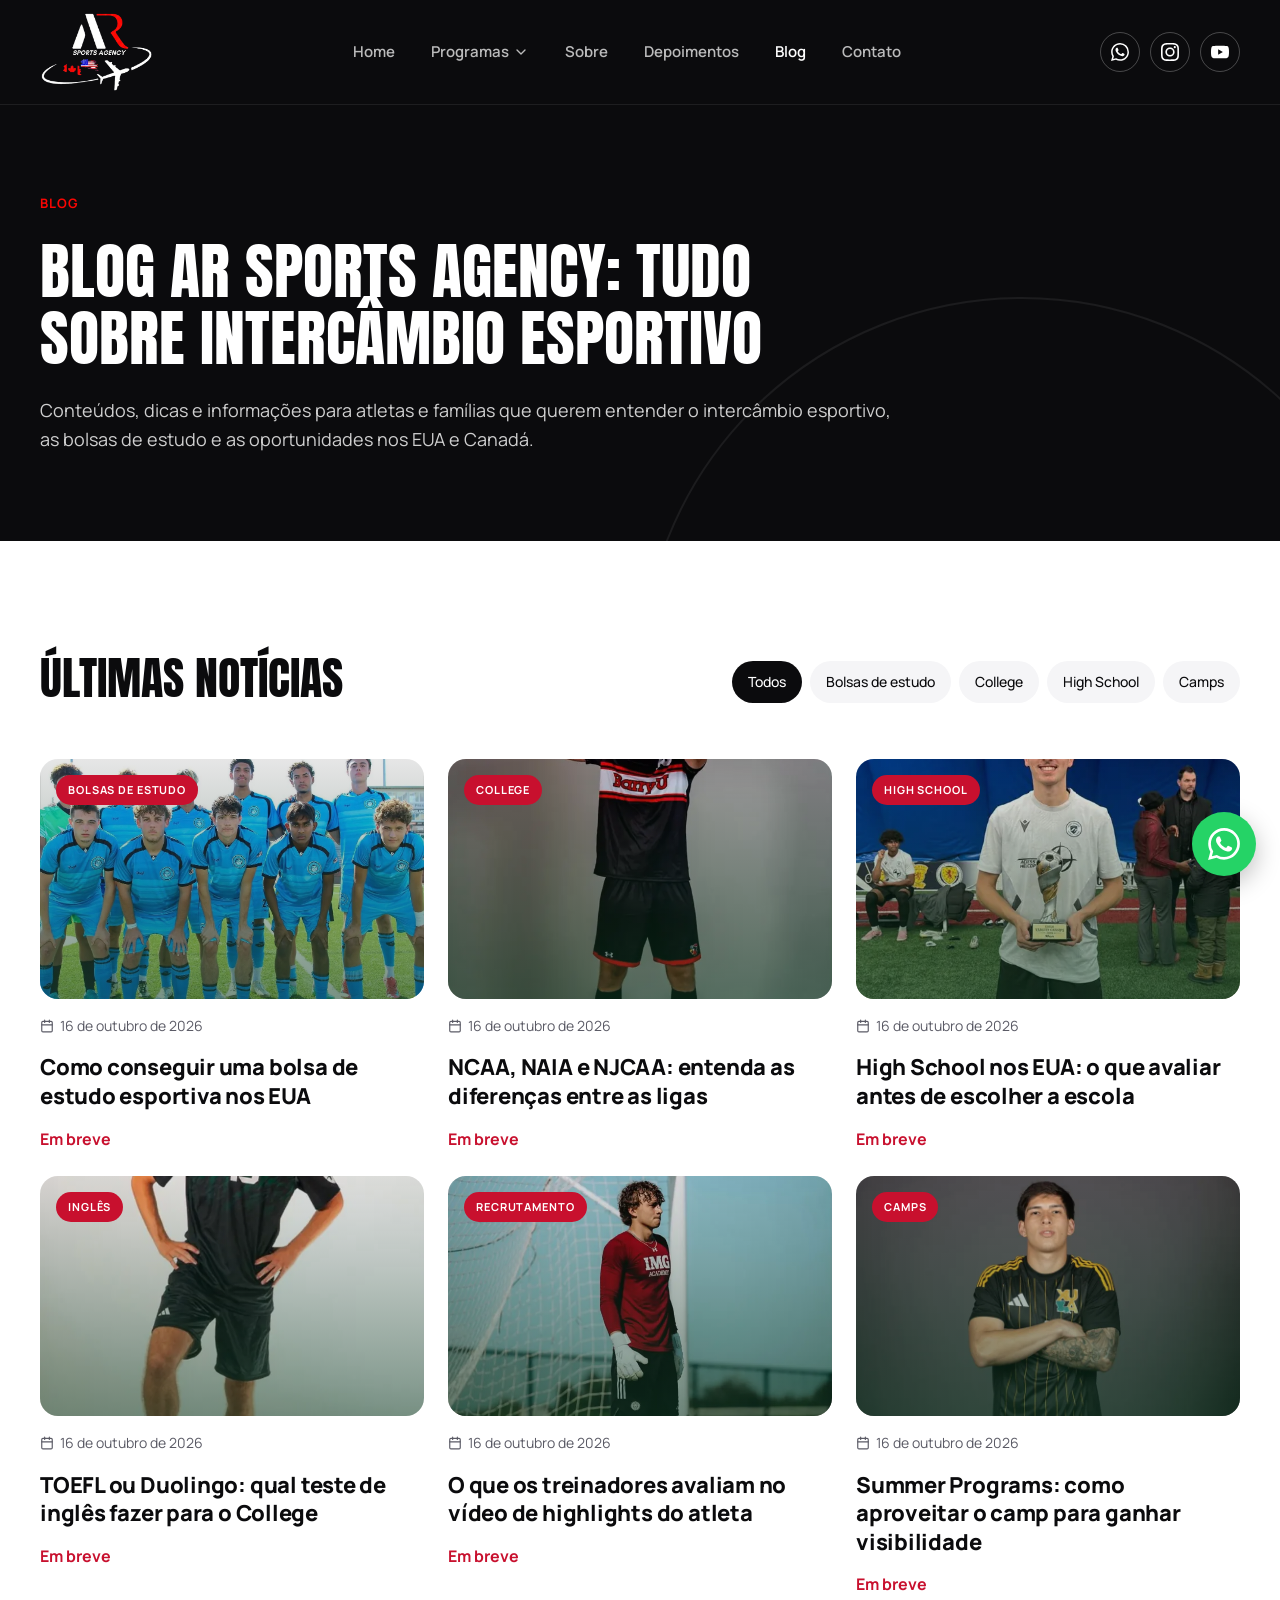
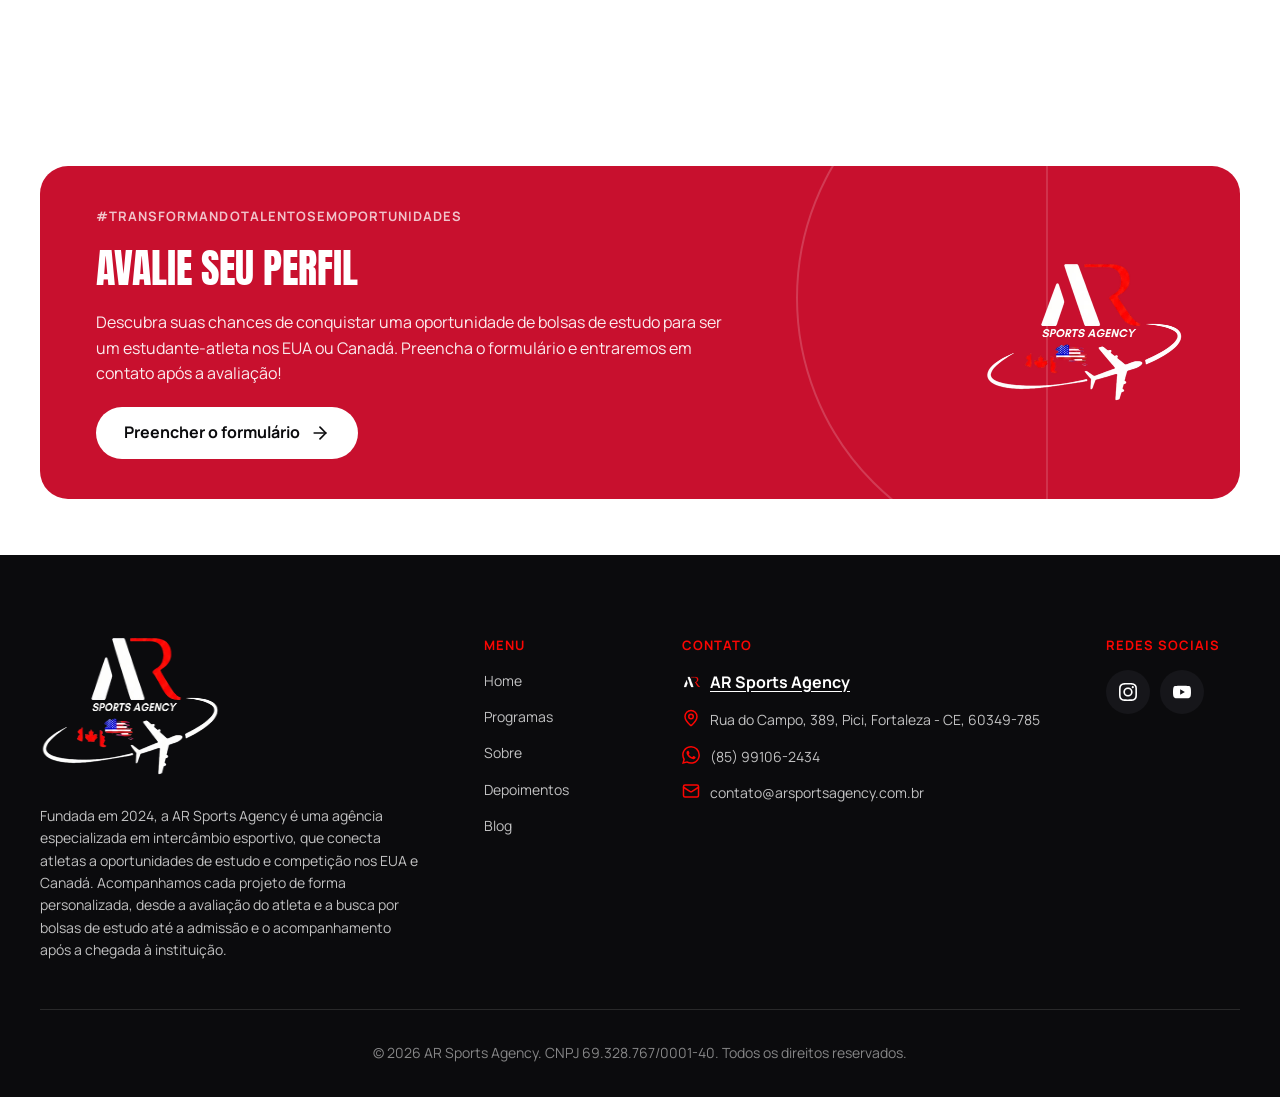
<file: blog/index.html>
<!doctype html><html lang="pt-BR"><head><meta charset="utf-8"><meta name="robots" content="noindex,nofollow"><meta name="viewport" content="width=device-width,initial-scale=1">
<title>Blog AR Sports Agency | Intercâmbio Esportivo EUA e Canadá</title><meta name="description" content="No nosso blog você encontra conteúdos, dicas e informações sobre intercâmbio esportivo, bolsas de estudo e oportunidades para atletas nos EUA e Canadá."><link rel="canonical" href="https://arsportsagency.com.br/blog/">
<meta property="og:type" content="website"><meta property="og:title" content="Blog AR Sports Agency | Intercâmbio Esportivo EUA e Canadá"><meta property="og:description" content="No nosso blog você encontra conteúdos, dicas e informações sobre intercâmbio esportivo, bolsas de estudo e oportunidades para atletas nos EUA e Canadá."><meta property="og:url" content="https://arsportsagency.com.br/blog/"><meta property="og:image" content="https://arsportsagency.com.br/assets/img/og.jpg"><meta property="og:locale" content="pt_BR">
<link rel="icon" href="../favicon.png"><meta name="theme-color" content="#0B0B0D">
<link rel="preconnect" href="https://fonts.googleapis.com"><link rel="preconnect" href="https://fonts.gstatic.com" crossorigin>
<link href="https://fonts.googleapis.com/css2?family=Anton&family=Manrope:wght@400;500;600;700;800&display=swap" rel="stylesheet">
<link rel="stylesheet" href="../assets/css/style.css?v=5"><script type="application/ld+json">{"@context": "https://schema.org", "@type": "Organization", "name": "AR Sports Agency", "url": "https://arsportsagency.com.br/", "logo": "https://arsportsagency.com.br/assets/img/logo.png", "email": "contato@arsportsagency.com.br", "telephone": "+55 85 99106-2434", "hasMap": "https://share.google/sRumZk0qRqVlAinR0", "foundingDate": "2024", "founder": {"@type": "Person", "name": "Adolfo Ramalho"}, "address": {"@type": "PostalAddress", "streetAddress": "Rua do Campo, 389, Pici", "postalCode": "60349-785", "addressLocality": "Fortaleza", "addressRegion": "CE", "addressCountry": "BR"}, "sameAs": ["https://www.instagram.com/arsportsagency_/", "https://www.youtube.com/@arsportsagency2024"], "slogan": "#TransformandoTalentosEmOportunidades"}</script></head>
<body id="topo"><header class="header"><div class="container">
<a class="logo" href="../index.html" aria-label="AR Sports Agency, página inicial"><img src="../assets/img/logo-full.webp" alt="AR Sports Agency" width="113" height="80"></a>
<nav class="nav" aria-label="Menu principal"><a href="../index.html">Home</a><div class="drop"><a href="../programas/index.html">Programas <svg aria-hidden="true" focusable="false" xmlns="http://www.w3.org/2000/svg" width="24" height="24" viewBox="0 0 24 24" fill="none" stroke="currentColor" stroke-width="2" stroke-linecap="round" stroke-linejoin="round"><path d="m6 9 6 6 6-6"/></svg></a><div class="drop-menu"><a href="../high-school/index.html"><span class="ic"><svg aria-hidden="true" focusable="false" xmlns="http://www.w3.org/2000/svg" width="24" height="24" viewBox="0 0 24 24" fill="none" stroke="currentColor" stroke-width="2" stroke-linecap="round" stroke-linejoin="round" > <path d="M21.42 10.922a1 1 0 0 0-.019-1.838L12.83 5.18a2 2 0 0 0-1.66 0L2.6 9.08a1 1 0 0 0 0 1.832l8.57 3.908a2 2 0 0 0 1.66 0z" /> <path d="M22 10v6" /> <path d="M6 12.5V16a6 3 0 0 0 12 0v-3.5" /> </svg></span><span><b>High School</b><span>Ensino Médio nos EUA</span></span></a><a href="../college-university/index.html"><span class="ic"><svg aria-hidden="true" focusable="false" xmlns="http://www.w3.org/2000/svg" width="24" height="24" viewBox="0 0 24 24" fill="none" stroke="currentColor" stroke-width="2" stroke-linecap="round" stroke-linejoin="round" > <path d="M6 9H4.5a2.5 2.5 0 0 1 0-5H6" /> <path d="M18 9h1.5a2.5 2.5 0 0 0 0-5H18" /> <path d="M4 22h16" /> <path d="M10 14.66V17c0 .55-.47.98-.97 1.21C7.85 18.75 7 20.24 7 22" /> <path d="M14 14.66V17c0 .55.47.98.97 1.21C16.15 18.75 17 20.24 17 22" /> <path d="M18 2H6v7a6 6 0 0 0 12 0V2Z" /> </svg></span><span><b>College & University</b><span>Graduação com bolsa nos EUA</span></span></a><a href="../programas-de-desenvolvimento/index.html"><span class="ic"><svg aria-hidden="true" focusable="false" xmlns="http://www.w3.org/2000/svg" width="24" height="24" viewBox="0 0 24 24" fill="none" stroke="currentColor" stroke-width="2" stroke-linecap="round" stroke-linejoin="round" > <path d="M14.4 14.4 9.6 9.6" /> <path d="M18.657 21.485a2 2 0 1 1-2.829-2.828l-1.767 1.768a2 2 0 1 1-2.829-2.829l6.364-6.364a2 2 0 1 1 2.829 2.829l-1.768 1.767a2 2 0 1 1 2.828 2.829z" /> <path d="m21.5 21.5-1.4-1.4" /> <path d="M3.9 3.9 2.5 2.5" /> <path d="M6.404 12.768a2 2 0 1 1-2.829-2.829l1.768-1.767a2 2 0 1 1-2.828-2.829l2.828-2.828a2 2 0 1 1 2.829 2.828l1.767-1.768a2 2 0 1 1 2.829 2.829z" /> </svg></span><span><b>Programas de Desenvolvimento</b><span>Evolução e exposição do atleta</span></span></a><a href="../camps-summer-programs/index.html"><span class="ic"><svg aria-hidden="true" focusable="false" xmlns="http://www.w3.org/2000/svg" width="24" height="24" viewBox="0 0 24 24" fill="none" stroke="currentColor" stroke-width="2" stroke-linecap="round" stroke-linejoin="round" > <path d="M17.8 19.2 16 11l3.5-3.5C21 6 21.5 4 21 3c-1-.5-3 0-4.5 1.5L13 8 4.8 6.2c-.5-.1-.9.1-1.1.5l-.3.5c-.2.5-.1 1 .3 1.3L9 12l-2 3H4l-1 1 3 2 2 3 1-1v-3l3-2 3.5 5.3c.3.4.8.5 1.3.3l.5-.2c.4-.3.6-.7.5-1.2z" /> </svg></span><span><b>Camps Esportivos</b><span>Summer Programs nos EUA</span></span></a><a class="todos" href="../programas/index.html">Ver todos os programas <svg aria-hidden="true" focusable="false" xmlns="http://www.w3.org/2000/svg" width="24" height="24" viewBox="0 0 24 24" fill="none" stroke="currentColor" stroke-width="2" stroke-linecap="round" stroke-linejoin="round" > <path d="M5 12h14" /> <path d="m12 5 7 7-7 7" /> </svg></a></div></div><a href="../sobre/index.html">Sobre</a><a href="../depoimentos/index.html">Depoimentos</a><a href="../blog/index.html" class="ativo" aria-current="page">Blog</a><a href="../contato/index.html">Contato</a><div class="redes" hidden-desktop><a href="https://wa.me/5585991062434?text=Ol%C3%A1%21%20Vim%20pelo%20site%20da%20AR%20Sports%20Agency%20e%20quero%20falar%20com%20um%20especialista%20sobre%20o%20interc%C3%A2mbio%20esportivo." target="_blank" rel="noopener" aria-label="WhatsApp"><svg aria-hidden="true" focusable="false" width="24" height="24" viewBox="0 0 24 24" xmlns="http://www.w3.org/2000/svg"><path fill="currentColor" d="M17.472 14.382c-.297-.149-1.758-.867-2.03-.967-.273-.099-.471-.148-.67.15-.197.297-.767.966-.94 1.164-.173.199-.347.223-.644.075-.297-.15-1.255-.463-2.39-1.475-.883-.788-1.48-1.761-1.653-2.059-.173-.297-.018-.458.13-.606.134-.133.298-.347.446-.52.149-.174.198-.298.298-.497.099-.198.05-.371-.025-.52-.075-.149-.669-1.612-.916-2.207-.242-.579-.487-.5-.669-.51-.173-.008-.371-.01-.57-.01-.198 0-.52.074-.792.372-.272.297-1.04 1.016-1.04 2.479 0 1.462 1.065 2.875 1.213 3.074.149.198 2.096 3.2 5.077 4.487.709.306 1.262.489 1.694.625.712.227 1.36.195 1.871.118.571-.085 1.758-.719 2.006-1.413.248-.694.248-1.289.173-1.413-.074-.124-.272-.198-.57-.347m-5.421 7.403h-.004a9.87 9.87 0 01-5.031-1.378l-.361-.214-3.741.982.998-3.648-.235-.374a9.86 9.86 0 01-1.51-5.26c.001-5.45 4.436-9.884 9.888-9.884 2.64 0 5.122 1.03 6.988 2.898a9.825 9.825 0 012.893 6.994c-.003 5.45-4.437 9.884-9.885 9.884m8.413-18.297A11.815 11.815 0 0012.05 0C5.495 0 .16 5.335.157 11.892c0 2.096.547 4.142 1.588 5.945L.057 24l6.305-1.654a11.882 11.882 0 005.683 1.448h.005c6.554 0 11.89-5.335 11.893-11.893a11.821 11.821 0 00-3.48-8.413Z"/></svg></a><a href="https://www.instagram.com/arsportsagency_/" target="_blank" rel="noopener" aria-label="Instagram"><svg aria-hidden="true" focusable="false" width="24" height="24" viewBox="0 0 24 24" xmlns="http://www.w3.org/2000/svg"><path fill="currentColor" d="M7.0301.084c-1.2768.0602-2.1487.264-2.911.5634-.7888.3075-1.4575.72-2.1228 1.3877-.6652.6677-1.075 1.3368-1.3802 2.127-.2954.7638-.4956 1.6365-.552 2.914-.0564 1.2775-.0689 1.6882-.0626 4.947.0062 3.2586.0206 3.6671.0825 4.9473.061 1.2765.264 2.1482.5635 2.9107.308.7889.72 1.4573 1.388 2.1228.6679.6655 1.3365 1.0743 2.1285 1.38.7632.295 1.6361.4961 2.9134.552 1.2773.056 1.6884.069 4.9462.0627 3.2578-.0062 3.668-.0207 4.9478-.0814 1.28-.0607 2.147-.2652 2.9098-.5633.7889-.3086 1.4578-.72 2.1228-1.3881.665-.6682 1.0745-1.3378 1.3795-2.1284.2957-.7632.4966-1.636.552-2.9124.056-1.2809.0692-1.6898.063-4.948-.0063-3.2583-.021-3.6668-.0817-4.9465-.0607-1.2797-.264-2.1487-.5633-2.9117-.3084-.7889-.72-1.4568-1.3876-2.1228C21.2982 1.33 20.628.9208 19.8378.6165 19.074.321 18.2017.1197 16.9244.0645 15.6471.0093 15.236-.005 11.977.0014 8.718.0076 8.31.0215 7.0301.0839m.1402 21.6932c-1.17-.0509-1.8053-.2453-2.2287-.408-.5606-.216-.96-.4771-1.3819-.895-.422-.4178-.6811-.8186-.9-1.378-.1644-.4234-.3624-1.058-.4171-2.228-.0595-1.2645-.072-1.6442-.079-4.848-.007-3.2037.0053-3.583.0607-4.848.05-1.169.2456-1.805.408-2.2282.216-.5613.4762-.96.895-1.3816.4188-.4217.8184-.6814 1.3783-.9003.423-.1651 1.0575-.3614 2.227-.4171 1.2655-.06 1.6447-.072 4.848-.079 3.2033-.007 3.5835.005 4.8495.0608 1.169.0508 1.8053.2445 2.228.408.5608.216.96.4754 1.3816.895.4217.4194.6816.8176.9005 1.3787.1653.4217.3617 1.056.4169 2.2263.0602 1.2655.0739 1.645.0796 4.848.0058 3.203-.0055 3.5834-.061 4.848-.051 1.17-.245 1.8055-.408 2.2294-.216.5604-.4763.96-.8954 1.3814-.419.4215-.8181.6811-1.3783.9-.4224.1649-1.0577.3617-2.2262.4174-1.2656.0595-1.6448.072-4.8493.079-3.2045.007-3.5825-.006-4.848-.0608M16.953 5.5864A1.44 1.44 0 1 0 18.39 4.144a1.44 1.44 0 0 0-1.437 1.4424M5.8385 12.012c.0067 3.4032 2.7706 6.1557 6.173 6.1493 3.4026-.0065 6.157-2.7701 6.1506-6.1733-.0065-3.4032-2.771-6.1565-6.174-6.1498-3.403.0067-6.156 2.771-6.1496 6.1738M8 12.0077a4 4 0 1 1 4.008 3.9921A3.9996 3.9996 0 0 1 8 12.0077"/></svg></a><a href="https://www.youtube.com/@arsportsagency2024" target="_blank" rel="noopener" aria-label="YouTube"><svg aria-hidden="true" focusable="false" width="24" height="24" viewBox="0 0 24 24" xmlns="http://www.w3.org/2000/svg"><path fill="currentColor" d="M23.498 6.186a3.016 3.016 0 0 0-2.122-2.136C19.505 3.545 12 3.545 12 3.545s-7.505 0-9.377.505A3.017 3.017 0 0 0 .502 6.186C0 8.07 0 12 0 12s0 3.93.502 5.814a3.016 3.016 0 0 0 2.122 2.136c1.871.505 9.376.505 9.376.505s7.505 0 9.377-.505a3.015 3.015 0 0 0 2.122-2.136C24 15.93 24 12 24 12s0-3.93-.502-5.814zM9.545 15.568V8.432L15.818 12l-6.273 3.568z"/></svg></a></div></nav>
<div class="redes topo-redes"><a href="https://wa.me/5585991062434?text=Ol%C3%A1%21%20Vim%20pelo%20site%20da%20AR%20Sports%20Agency%20e%20quero%20falar%20com%20um%20especialista%20sobre%20o%20interc%C3%A2mbio%20esportivo." target="_blank" rel="noopener" aria-label="WhatsApp"><svg aria-hidden="true" focusable="false" width="24" height="24" viewBox="0 0 24 24" xmlns="http://www.w3.org/2000/svg"><path fill="currentColor" d="M17.472 14.382c-.297-.149-1.758-.867-2.03-.967-.273-.099-.471-.148-.67.15-.197.297-.767.966-.94 1.164-.173.199-.347.223-.644.075-.297-.15-1.255-.463-2.39-1.475-.883-.788-1.48-1.761-1.653-2.059-.173-.297-.018-.458.13-.606.134-.133.298-.347.446-.52.149-.174.198-.298.298-.497.099-.198.05-.371-.025-.52-.075-.149-.669-1.612-.916-2.207-.242-.579-.487-.5-.669-.51-.173-.008-.371-.01-.57-.01-.198 0-.52.074-.792.372-.272.297-1.04 1.016-1.04 2.479 0 1.462 1.065 2.875 1.213 3.074.149.198 2.096 3.2 5.077 4.487.709.306 1.262.489 1.694.625.712.227 1.36.195 1.871.118.571-.085 1.758-.719 2.006-1.413.248-.694.248-1.289.173-1.413-.074-.124-.272-.198-.57-.347m-5.421 7.403h-.004a9.87 9.87 0 01-5.031-1.378l-.361-.214-3.741.982.998-3.648-.235-.374a9.86 9.86 0 01-1.51-5.26c.001-5.45 4.436-9.884 9.888-9.884 2.64 0 5.122 1.03 6.988 2.898a9.825 9.825 0 012.893 6.994c-.003 5.45-4.437 9.884-9.885 9.884m8.413-18.297A11.815 11.815 0 0012.05 0C5.495 0 .16 5.335.157 11.892c0 2.096.547 4.142 1.588 5.945L.057 24l6.305-1.654a11.882 11.882 0 005.683 1.448h.005c6.554 0 11.89-5.335 11.893-11.893a11.821 11.821 0 00-3.48-8.413Z"/></svg></a><a href="https://www.instagram.com/arsportsagency_/" target="_blank" rel="noopener" aria-label="Instagram"><svg aria-hidden="true" focusable="false" width="24" height="24" viewBox="0 0 24 24" xmlns="http://www.w3.org/2000/svg"><path fill="currentColor" d="M7.0301.084c-1.2768.0602-2.1487.264-2.911.5634-.7888.3075-1.4575.72-2.1228 1.3877-.6652.6677-1.075 1.3368-1.3802 2.127-.2954.7638-.4956 1.6365-.552 2.914-.0564 1.2775-.0689 1.6882-.0626 4.947.0062 3.2586.0206 3.6671.0825 4.9473.061 1.2765.264 2.1482.5635 2.9107.308.7889.72 1.4573 1.388 2.1228.6679.6655 1.3365 1.0743 2.1285 1.38.7632.295 1.6361.4961 2.9134.552 1.2773.056 1.6884.069 4.9462.0627 3.2578-.0062 3.668-.0207 4.9478-.0814 1.28-.0607 2.147-.2652 2.9098-.5633.7889-.3086 1.4578-.72 2.1228-1.3881.665-.6682 1.0745-1.3378 1.3795-2.1284.2957-.7632.4966-1.636.552-2.9124.056-1.2809.0692-1.6898.063-4.948-.0063-3.2583-.021-3.6668-.0817-4.9465-.0607-1.2797-.264-2.1487-.5633-2.9117-.3084-.7889-.72-1.4568-1.3876-2.1228C21.2982 1.33 20.628.9208 19.8378.6165 19.074.321 18.2017.1197 16.9244.0645 15.6471.0093 15.236-.005 11.977.0014 8.718.0076 8.31.0215 7.0301.0839m.1402 21.6932c-1.17-.0509-1.8053-.2453-2.2287-.408-.5606-.216-.96-.4771-1.3819-.895-.422-.4178-.6811-.8186-.9-1.378-.1644-.4234-.3624-1.058-.4171-2.228-.0595-1.2645-.072-1.6442-.079-4.848-.007-3.2037.0053-3.583.0607-4.848.05-1.169.2456-1.805.408-2.2282.216-.5613.4762-.96.895-1.3816.4188-.4217.8184-.6814 1.3783-.9003.423-.1651 1.0575-.3614 2.227-.4171 1.2655-.06 1.6447-.072 4.848-.079 3.2033-.007 3.5835.005 4.8495.0608 1.169.0508 1.8053.2445 2.228.408.5608.216.96.4754 1.3816.895.4217.4194.6816.8176.9005 1.3787.1653.4217.3617 1.056.4169 2.2263.0602 1.2655.0739 1.645.0796 4.848.0058 3.203-.0055 3.5834-.061 4.848-.051 1.17-.245 1.8055-.408 2.2294-.216.5604-.4763.96-.8954 1.3814-.419.4215-.8181.6811-1.3783.9-.4224.1649-1.0577.3617-2.2262.4174-1.2656.0595-1.6448.072-4.8493.079-3.2045.007-3.5825-.006-4.848-.0608M16.953 5.5864A1.44 1.44 0 1 0 18.39 4.144a1.44 1.44 0 0 0-1.437 1.4424M5.8385 12.012c.0067 3.4032 2.7706 6.1557 6.173 6.1493 3.4026-.0065 6.157-2.7701 6.1506-6.1733-.0065-3.4032-2.771-6.1565-6.174-6.1498-3.403.0067-6.156 2.771-6.1496 6.1738M8 12.0077a4 4 0 1 1 4.008 3.9921A3.9996 3.9996 0 0 1 8 12.0077"/></svg></a><a href="https://www.youtube.com/@arsportsagency2024" target="_blank" rel="noopener" aria-label="YouTube"><svg aria-hidden="true" focusable="false" width="24" height="24" viewBox="0 0 24 24" xmlns="http://www.w3.org/2000/svg"><path fill="currentColor" d="M23.498 6.186a3.016 3.016 0 0 0-2.122-2.136C19.505 3.545 12 3.545 12 3.545s-7.505 0-9.377.505A3.017 3.017 0 0 0 .502 6.186C0 8.07 0 12 0 12s0 3.93.502 5.814a3.016 3.016 0 0 0 2.122 2.136c1.871.505 9.376.505 9.376.505s7.505 0 9.377-.505a3.015 3.015 0 0 0 2.122-2.136C24 15.93 24 12 24 12s0-3.93-.502-5.814zM9.545 15.568V8.432L15.818 12l-6.273 3.568z"/></svg></a></div>
<button class="menu-btn" aria-label="Abrir menu" aria-expanded="false"><svg aria-hidden="true" focusable="false" xmlns="http://www.w3.org/2000/svg" width="24" height="24" viewBox="0 0 24 24" fill="none" stroke="currentColor" stroke-width="2" stroke-linecap="round"><path d="M4 6h16M4 12h16M4 18h16"/></svg></button>
</div></header><main><section class="hero sem-foto"><div class="container"><div class="conteudo"><span class="rotulo">Blog</span><h1>Blog AR Sports Agency: Tudo sobre Intercâmbio Esportivo</h1><p>Conteúdos, dicas e informações para atletas e famílias que querem entender o intercâmbio esportivo, as bolsas de estudo e as oportunidades nos EUA e Canadá.</p></div></div></section><section class="secao"><div class="container"><div class="blog-topo"><h2>Últimas Notícias</h2><div class="filtros"><span>Todos</span><span>Bolsas de estudo</span><span>College</span><span>High School</span><span>Camps</span></div></div><div class="grid3"><article class="post"><div class="thumb"><span class="tag">Bolsas de estudo</span><img src="../assets/img/time-azul.webp" alt="" loading="lazy" width="384" height="240"></div><time datetime="2026-10-16"><svg aria-hidden="true" focusable="false" xmlns="http://www.w3.org/2000/svg" width="24" height="24" viewBox="0 0 24 24" fill="none" stroke="currentColor" stroke-width="2" stroke-linecap="round" stroke-linejoin="round"><rect width="18" height="18" x="3" y="4" rx="2"/><path d="M16 2v4M8 2v4M3 10h18"/></svg>16 de outubro de 2026</time><h3>Como conseguir uma bolsa de estudo esportiva nos EUA</h3><span class="ler">Em breve</span></article><article class="post"><div class="thumb"><span class="tag">College</span><img src="../assets/img/barry.webp" alt="" loading="lazy" width="384" height="240"></div><time datetime="2026-10-16"><svg aria-hidden="true" focusable="false" xmlns="http://www.w3.org/2000/svg" width="24" height="24" viewBox="0 0 24 24" fill="none" stroke="currentColor" stroke-width="2" stroke-linecap="round" stroke-linejoin="round"><rect width="18" height="18" x="3" y="4" rx="2"/><path d="M16 2v4M8 2v4M3 10h18"/></svg>16 de outubro de 2026</time><h3>NCAA, NAIA e NJCAA: entenda as diferenças entre as ligas</h3><span class="ler">Em breve</span></article><article class="post"><div class="thumb"><span class="tag">High School</span><img src="../assets/img/trofeu.webp" alt="" loading="lazy" width="384" height="240"></div><time datetime="2026-10-16"><svg aria-hidden="true" focusable="false" xmlns="http://www.w3.org/2000/svg" width="24" height="24" viewBox="0 0 24 24" fill="none" stroke="currentColor" stroke-width="2" stroke-linecap="round" stroke-linejoin="round"><rect width="18" height="18" x="3" y="4" rx="2"/><path d="M16 2v4M8 2v4M3 10h18"/></svg>16 de outubro de 2026</time><h3>High School nos EUA: o que avaliar antes de escolher a escola</h3><span class="ler">Em breve</span></article><article class="post"><div class="thumb"><span class="tag">Inglês</span><img src="../assets/img/gb15.webp" alt="" loading="lazy" width="384" height="240"></div><time datetime="2026-10-16"><svg aria-hidden="true" focusable="false" xmlns="http://www.w3.org/2000/svg" width="24" height="24" viewBox="0 0 24 24" fill="none" stroke="currentColor" stroke-width="2" stroke-linecap="round" stroke-linejoin="round"><rect width="18" height="18" x="3" y="4" rx="2"/><path d="M16 2v4M8 2v4M3 10h18"/></svg>16 de outubro de 2026</time><h3>TOEFL ou Duolingo: qual teste de inglês fazer para o College</h3><span class="ler">Em breve</span></article><article class="post"><div class="thumb"><span class="tag">Recrutamento</span><img src="../assets/img/img-goleiro.webp" alt="" loading="lazy" width="384" height="240"></div><time datetime="2026-10-16"><svg aria-hidden="true" focusable="false" xmlns="http://www.w3.org/2000/svg" width="24" height="24" viewBox="0 0 24 24" fill="none" stroke="currentColor" stroke-width="2" stroke-linecap="round" stroke-linejoin="round"><rect width="18" height="18" x="3" y="4" rx="2"/><path d="M16 2v4M8 2v4M3 10h18"/></svg>16 de outubro de 2026</time><h3>O que os treinadores avaliam no vídeo de highlights do atleta</h3><span class="ler">Em breve</span></article><article class="post"><div class="thumb"><span class="tag">Camps</span><img src="../assets/img/atleta1.webp" alt="" loading="lazy" width="384" height="240"></div><time datetime="2026-10-16"><svg aria-hidden="true" focusable="false" xmlns="http://www.w3.org/2000/svg" width="24" height="24" viewBox="0 0 24 24" fill="none" stroke="currentColor" stroke-width="2" stroke-linecap="round" stroke-linejoin="round"><rect width="18" height="18" x="3" y="4" rx="2"/><path d="M16 2v4M8 2v4M3 10h18"/></svg>16 de outubro de 2026</time><h3>Summer Programs: como aproveitar o camp para ganhar visibilidade</h3><span class="ler">Em breve</span></article></div></div></section><section class="cta"><div class="container"><a class="cta-card" href="https://ar-sports-agency.vercel.app/" target="_blank" rel="noopener">
<div class="texto"><span>#TransformandoTalentosEmOportunidades</span><p class="cta-tit">Avalie seu perfil</p><p>Descubra suas chances de conquistar uma oportunidade de bolsas de estudo para ser um estudante-atleta nos EUA ou Canadá. Preencha o formulário e entraremos em contato após a avaliação!</p><span class="btn btn-branco">Preencher o formulário <svg aria-hidden="true" focusable="false" xmlns="http://www.w3.org/2000/svg" width="24" height="24" viewBox="0 0 24 24" fill="none" stroke="currentColor" stroke-width="2" stroke-linecap="round" stroke-linejoin="round" > <path d="M5 12h14" /> <path d="m12 5 7 7-7 7" /> </svg></span></div>
<img src="../assets/img/logo-full.webp" alt="" width="200" height="142" loading="lazy"></a></div></section></main><footer class="footer"><div class="container">
<div class="topo">
<div class="sobre"><img src="../assets/img/logo-full.webp" alt="AR Sports Agency" width="200" height="142" loading="lazy"><p>Fundada em 2024, a AR Sports Agency é uma agência especializada em intercâmbio esportivo, que conecta atletas a oportunidades de estudo e competição nos EUA e Canadá. Acompanhamos cada projeto de forma personalizada, desde a avaliação do atleta e a busca por bolsas de estudo até a admissão e o acompanhamento após a chegada à instituição.</p></div>
<div><p class="ftit">Menu</p><ul><li><a href="../index.html">Home</a></li><li><a href="../programas/index.html">Programas</a></li><li><a href="../sobre/index.html">Sobre</a></li><li><a href="../depoimentos/index.html">Depoimentos</a></li><li><a href="../blog/index.html">Blog</a></li></ul></div>
<div class="nap"><p class="ftit">Contato</p><ul><li><a class="gbp" href="https://share.google/sRumZk0qRqVlAinR0" target="_blank" rel="noopener"><img class="fav" src="../favicon.png" alt="" width="20" height="20"><strong>AR Sports Agency</strong></a></li><li><svg aria-hidden="true" focusable="false" xmlns="http://www.w3.org/2000/svg" width="24" height="24" viewBox="0 0 24 24" fill="none" stroke="currentColor" stroke-width="2" stroke-linecap="round" stroke-linejoin="round" > <path d="M20 10c0 4.993-5.539 10.193-7.399 11.799a1 1 0 0 1-1.202 0C9.539 20.193 4 14.993 4 10a8 8 0 0 1 16 0" /> <circle cx="12" cy="10" r="3" /> </svg><a href="https://share.google/sRumZk0qRqVlAinR0" target="_blank" rel="noopener">Rua do Campo, 389, Pici, Fortaleza - CE, 60349-785</a></li><li><svg aria-hidden="true" focusable="false" width="24" height="24" viewBox="0 0 24 24" xmlns="http://www.w3.org/2000/svg"><path fill="currentColor" d="M17.472 14.382c-.297-.149-1.758-.867-2.03-.967-.273-.099-.471-.148-.67.15-.197.297-.767.966-.94 1.164-.173.199-.347.223-.644.075-.297-.15-1.255-.463-2.39-1.475-.883-.788-1.48-1.761-1.653-2.059-.173-.297-.018-.458.13-.606.134-.133.298-.347.446-.52.149-.174.198-.298.298-.497.099-.198.05-.371-.025-.52-.075-.149-.669-1.612-.916-2.207-.242-.579-.487-.5-.669-.51-.173-.008-.371-.01-.57-.01-.198 0-.52.074-.792.372-.272.297-1.04 1.016-1.04 2.479 0 1.462 1.065 2.875 1.213 3.074.149.198 2.096 3.2 5.077 4.487.709.306 1.262.489 1.694.625.712.227 1.36.195 1.871.118.571-.085 1.758-.719 2.006-1.413.248-.694.248-1.289.173-1.413-.074-.124-.272-.198-.57-.347m-5.421 7.403h-.004a9.87 9.87 0 01-5.031-1.378l-.361-.214-3.741.982.998-3.648-.235-.374a9.86 9.86 0 01-1.51-5.26c.001-5.45 4.436-9.884 9.888-9.884 2.64 0 5.122 1.03 6.988 2.898a9.825 9.825 0 012.893 6.994c-.003 5.45-4.437 9.884-9.885 9.884m8.413-18.297A11.815 11.815 0 0012.05 0C5.495 0 .16 5.335.157 11.892c0 2.096.547 4.142 1.588 5.945L.057 24l6.305-1.654a11.882 11.882 0 005.683 1.448h.005c6.554 0 11.89-5.335 11.893-11.893a11.821 11.821 0 00-3.48-8.413Z"/></svg><a href="https://wa.me/5585991062434?text=Ol%C3%A1%21%20Vim%20pelo%20site%20da%20AR%20Sports%20Agency%20e%20quero%20falar%20com%20um%20especialista%20sobre%20o%20interc%C3%A2mbio%20esportivo." target="_blank" rel="noopener">(85) 99106-2434</a></li><li><svg aria-hidden="true" focusable="false" xmlns="http://www.w3.org/2000/svg" width="24" height="24" viewBox="0 0 24 24" fill="none" stroke="currentColor" stroke-width="2" stroke-linecap="round" stroke-linejoin="round" > <rect width="20" height="16" x="2" y="4" rx="2" /> <path d="m22 7-8.97 5.7a1.94 1.94 0 0 1-2.06 0L2 7" /> </svg><a href="mailto:contato@arsportsagency.com.br">contato@arsportsagency.com.br</a></li></ul></div>
<div><p class="ftit">Redes sociais</p><div class="redes"><a href="https://www.instagram.com/arsportsagency_/" target="_blank" rel="noopener" aria-label="Instagram"><svg aria-hidden="true" focusable="false" width="24" height="24" viewBox="0 0 24 24" xmlns="http://www.w3.org/2000/svg"><path fill="currentColor" d="M7.0301.084c-1.2768.0602-2.1487.264-2.911.5634-.7888.3075-1.4575.72-2.1228 1.3877-.6652.6677-1.075 1.3368-1.3802 2.127-.2954.7638-.4956 1.6365-.552 2.914-.0564 1.2775-.0689 1.6882-.0626 4.947.0062 3.2586.0206 3.6671.0825 4.9473.061 1.2765.264 2.1482.5635 2.9107.308.7889.72 1.4573 1.388 2.1228.6679.6655 1.3365 1.0743 2.1285 1.38.7632.295 1.6361.4961 2.9134.552 1.2773.056 1.6884.069 4.9462.0627 3.2578-.0062 3.668-.0207 4.9478-.0814 1.28-.0607 2.147-.2652 2.9098-.5633.7889-.3086 1.4578-.72 2.1228-1.3881.665-.6682 1.0745-1.3378 1.3795-2.1284.2957-.7632.4966-1.636.552-2.9124.056-1.2809.0692-1.6898.063-4.948-.0063-3.2583-.021-3.6668-.0817-4.9465-.0607-1.2797-.264-2.1487-.5633-2.9117-.3084-.7889-.72-1.4568-1.3876-2.1228C21.2982 1.33 20.628.9208 19.8378.6165 19.074.321 18.2017.1197 16.9244.0645 15.6471.0093 15.236-.005 11.977.0014 8.718.0076 8.31.0215 7.0301.0839m.1402 21.6932c-1.17-.0509-1.8053-.2453-2.2287-.408-.5606-.216-.96-.4771-1.3819-.895-.422-.4178-.6811-.8186-.9-1.378-.1644-.4234-.3624-1.058-.4171-2.228-.0595-1.2645-.072-1.6442-.079-4.848-.007-3.2037.0053-3.583.0607-4.848.05-1.169.2456-1.805.408-2.2282.216-.5613.4762-.96.895-1.3816.4188-.4217.8184-.6814 1.3783-.9003.423-.1651 1.0575-.3614 2.227-.4171 1.2655-.06 1.6447-.072 4.848-.079 3.2033-.007 3.5835.005 4.8495.0608 1.169.0508 1.8053.2445 2.228.408.5608.216.96.4754 1.3816.895.4217.4194.6816.8176.9005 1.3787.1653.4217.3617 1.056.4169 2.2263.0602 1.2655.0739 1.645.0796 4.848.0058 3.203-.0055 3.5834-.061 4.848-.051 1.17-.245 1.8055-.408 2.2294-.216.5604-.4763.96-.8954 1.3814-.419.4215-.8181.6811-1.3783.9-.4224.1649-1.0577.3617-2.2262.4174-1.2656.0595-1.6448.072-4.8493.079-3.2045.007-3.5825-.006-4.848-.0608M16.953 5.5864A1.44 1.44 0 1 0 18.39 4.144a1.44 1.44 0 0 0-1.437 1.4424M5.8385 12.012c.0067 3.4032 2.7706 6.1557 6.173 6.1493 3.4026-.0065 6.157-2.7701 6.1506-6.1733-.0065-3.4032-2.771-6.1565-6.174-6.1498-3.403.0067-6.156 2.771-6.1496 6.1738M8 12.0077a4 4 0 1 1 4.008 3.9921A3.9996 3.9996 0 0 1 8 12.0077"/></svg></a><a href="https://www.youtube.com/@arsportsagency2024" target="_blank" rel="noopener" aria-label="Canal da AR Sports Agency no YouTube"><svg aria-hidden="true" focusable="false" width="24" height="24" viewBox="0 0 24 24" xmlns="http://www.w3.org/2000/svg"><path fill="currentColor" d="M23.498 6.186a3.016 3.016 0 0 0-2.122-2.136C19.505 3.545 12 3.545 12 3.545s-7.505 0-9.377.505A3.017 3.017 0 0 0 .502 6.186C0 8.07 0 12 0 12s0 3.93.502 5.814a3.016 3.016 0 0 0 2.122 2.136c1.871.505 9.376.505 9.376.505s7.505 0 9.377-.505a3.015 3.015 0 0 0 2.122-2.136C24 15.93 24 12 24 12s0-3.93-.502-5.814zM9.545 15.568V8.432L15.818 12l-6.273 3.568z"/></svg></a></div></div>
</div>
<div class="base"><span>© 2026 AR Sports Agency. CNPJ 69.328.767/0001-40. Todos os direitos reservados.</span></div>
</div></footer>
<a class="wpp-flutuante" href="https://wa.me/5585991062434?text=Ol%C3%A1%21%20Vim%20pelo%20site%20da%20AR%20Sports%20Agency%20e%20quero%20falar%20com%20um%20especialista%20sobre%20o%20interc%C3%A2mbio%20esportivo." target="_blank" rel="noopener" aria-label="Fale com um especialista pelo WhatsApp"><svg aria-hidden="true" focusable="false" width="24" height="24" viewBox="0 0 24 24" xmlns="http://www.w3.org/2000/svg"><path fill="currentColor" d="M17.472 14.382c-.297-.149-1.758-.867-2.03-.967-.273-.099-.471-.148-.67.15-.197.297-.767.966-.94 1.164-.173.199-.347.223-.644.075-.297-.15-1.255-.463-2.39-1.475-.883-.788-1.48-1.761-1.653-2.059-.173-.297-.018-.458.13-.606.134-.133.298-.347.446-.52.149-.174.198-.298.298-.497.099-.198.05-.371-.025-.52-.075-.149-.669-1.612-.916-2.207-.242-.579-.487-.5-.669-.51-.173-.008-.371-.01-.57-.01-.198 0-.52.074-.792.372-.272.297-1.04 1.016-1.04 2.479 0 1.462 1.065 2.875 1.213 3.074.149.198 2.096 3.2 5.077 4.487.709.306 1.262.489 1.694.625.712.227 1.36.195 1.871.118.571-.085 1.758-.719 2.006-1.413.248-.694.248-1.289.173-1.413-.074-.124-.272-.198-.57-.347m-5.421 7.403h-.004a9.87 9.87 0 01-5.031-1.378l-.361-.214-3.741.982.998-3.648-.235-.374a9.86 9.86 0 01-1.51-5.26c.001-5.45 4.436-9.884 9.888-9.884 2.64 0 5.122 1.03 6.988 2.898a9.825 9.825 0 012.893 6.994c-.003 5.45-4.437 9.884-9.885 9.884m8.413-18.297A11.815 11.815 0 0012.05 0C5.495 0 .16 5.335.157 11.892c0 2.096.547 4.142 1.588 5.945L.057 24l6.305-1.654a11.882 11.882 0 005.683 1.448h.005c6.554 0 11.89-5.335 11.893-11.893a11.821 11.821 0 00-3.48-8.413Z"/></svg></a><script src="../assets/js/main.js?v=4" defer></script></body></html>
</file>
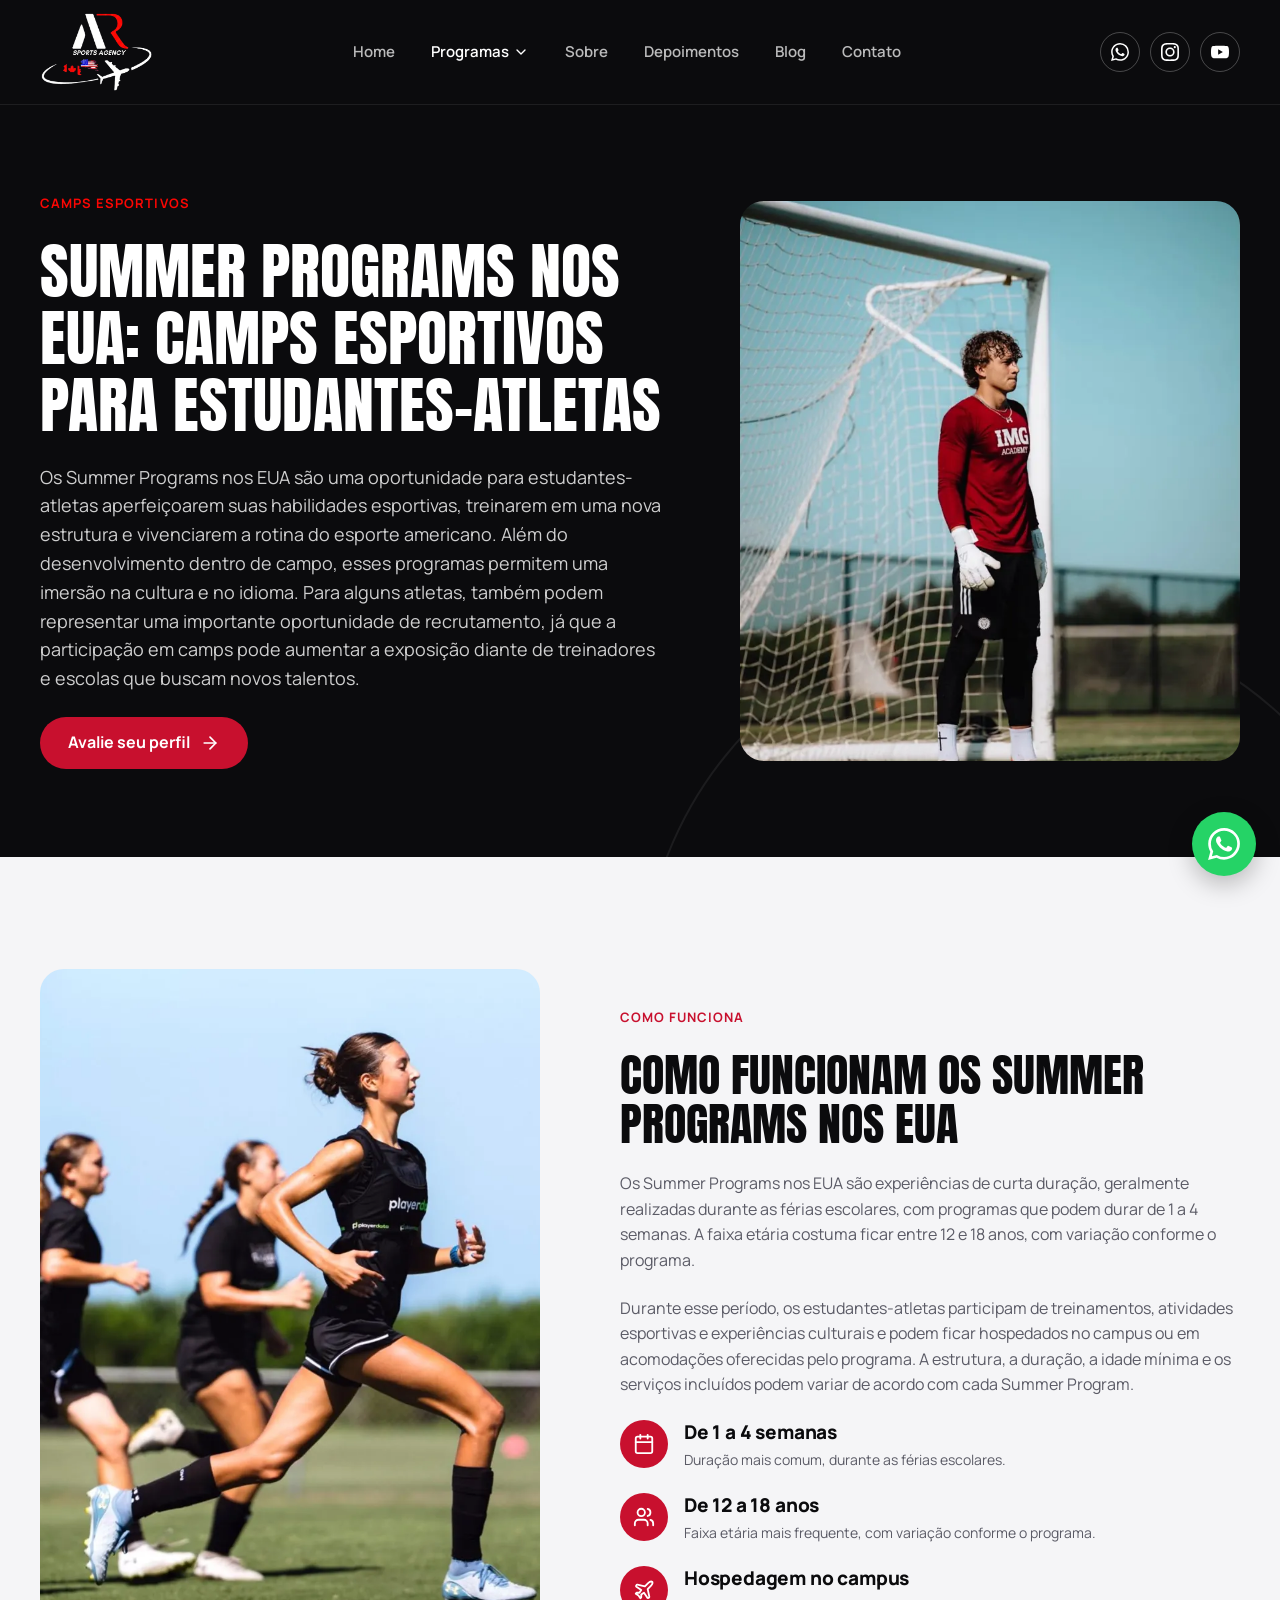
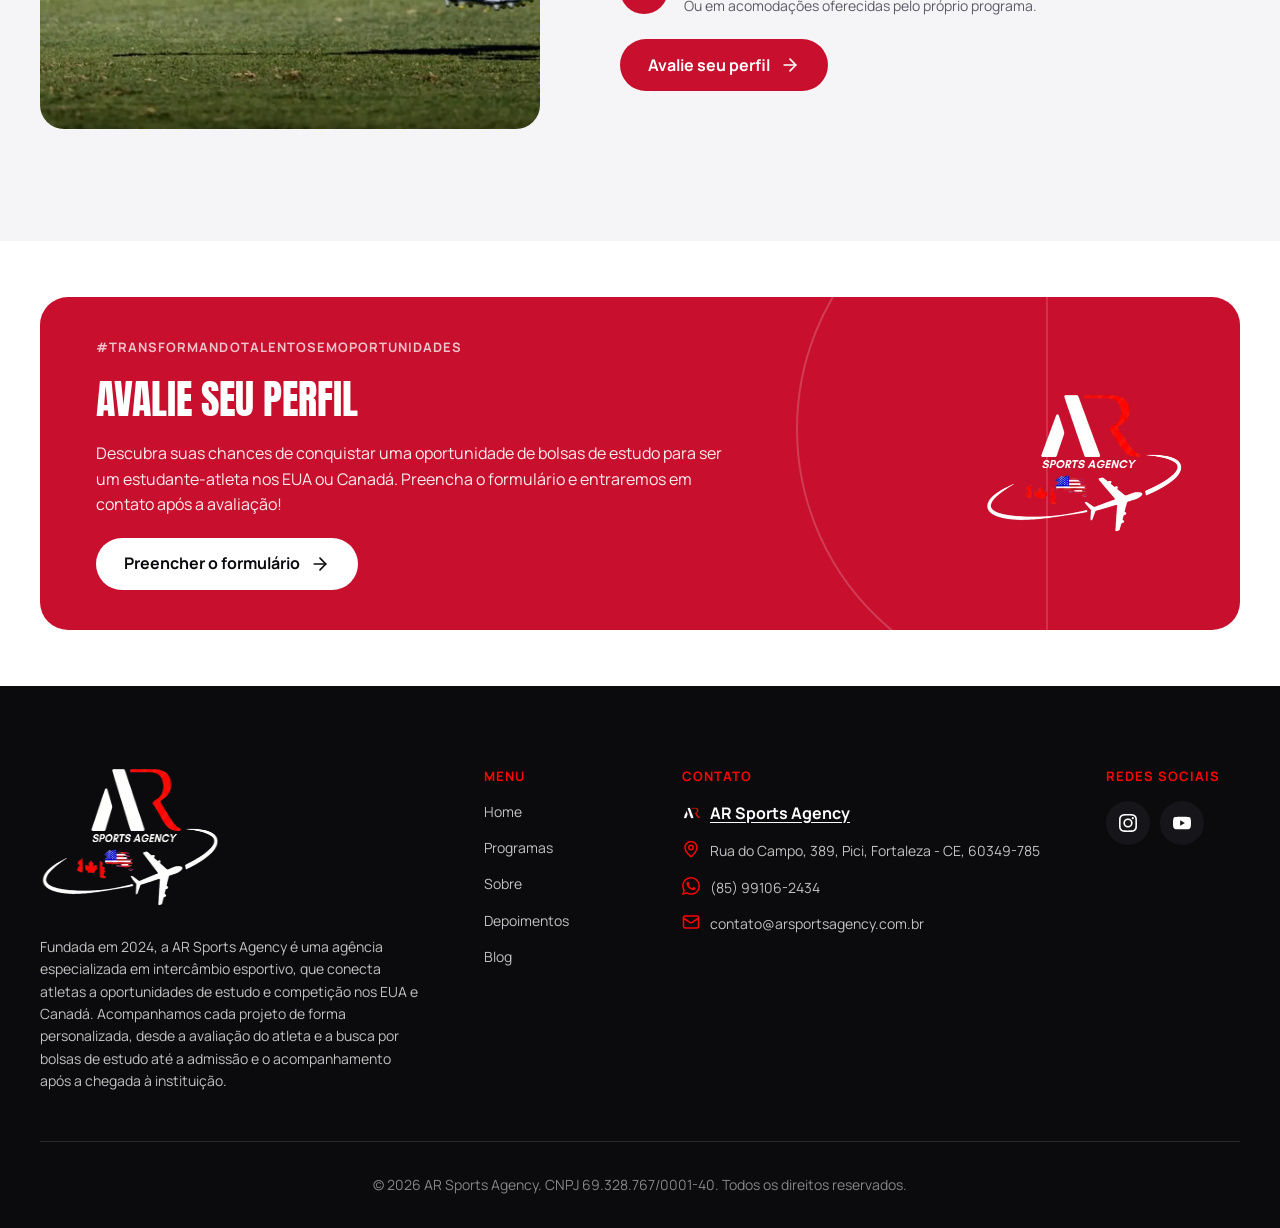
<file: camps-summer-programs/index.html>
<!doctype html><html lang="pt-BR"><head><meta charset="utf-8"><meta name="robots" content="noindex,nofollow"><meta name="viewport" content="width=device-width,initial-scale=1">
<title>Camps Esportivos e Summer Programs nos EUA para Atletas</title><meta name="description" content="Participe de Summer Programs e camps esportivos nos EUA para desenvolver suas habilidades, vivenciar o país e aumentar sua exposição para treinadores."><link rel="canonical" href="https://arsportsagency.com.br/camps-summer-programs/">
<meta property="og:type" content="website"><meta property="og:title" content="Camps Esportivos e Summer Programs nos EUA para Atletas"><meta property="og:description" content="Participe de Summer Programs e camps esportivos nos EUA para desenvolver suas habilidades, vivenciar o país e aumentar sua exposição para treinadores."><meta property="og:url" content="https://arsportsagency.com.br/camps-summer-programs/"><meta property="og:image" content="https://arsportsagency.com.br/assets/img/og.jpg"><meta property="og:locale" content="pt_BR">
<link rel="icon" href="../favicon.png"><meta name="theme-color" content="#0B0B0D">
<link rel="preconnect" href="https://fonts.googleapis.com"><link rel="preconnect" href="https://fonts.gstatic.com" crossorigin>
<link href="https://fonts.googleapis.com/css2?family=Anton&family=Manrope:wght@400;500;600;700;800&display=swap" rel="stylesheet">
<link rel="stylesheet" href="../assets/css/style.css?v=5"><script type="application/ld+json">{"@context": "https://schema.org", "@type": "Organization", "name": "AR Sports Agency", "url": "https://arsportsagency.com.br/", "logo": "https://arsportsagency.com.br/assets/img/logo.png", "email": "contato@arsportsagency.com.br", "telephone": "+55 85 99106-2434", "hasMap": "https://share.google/sRumZk0qRqVlAinR0", "foundingDate": "2024", "founder": {"@type": "Person", "name": "Adolfo Ramalho"}, "address": {"@type": "PostalAddress", "streetAddress": "Rua do Campo, 389, Pici", "postalCode": "60349-785", "addressLocality": "Fortaleza", "addressRegion": "CE", "addressCountry": "BR"}, "sameAs": ["https://www.instagram.com/arsportsagency_/", "https://www.youtube.com/@arsportsagency2024"], "slogan": "#TransformandoTalentosEmOportunidades"}</script></head>
<body id="topo"><header class="header"><div class="container">
<a class="logo" href="../index.html" aria-label="AR Sports Agency, página inicial"><img src="../assets/img/logo-full.webp" alt="AR Sports Agency" width="113" height="80"></a>
<nav class="nav" aria-label="Menu principal"><a href="../index.html">Home</a><div class="drop"><a href="../programas/index.html" class="ativo">Programas <svg aria-hidden="true" focusable="false" xmlns="http://www.w3.org/2000/svg" width="24" height="24" viewBox="0 0 24 24" fill="none" stroke="currentColor" stroke-width="2" stroke-linecap="round" stroke-linejoin="round"><path d="m6 9 6 6 6-6"/></svg></a><div class="drop-menu"><a href="../high-school/index.html"><span class="ic"><svg aria-hidden="true" focusable="false" xmlns="http://www.w3.org/2000/svg" width="24" height="24" viewBox="0 0 24 24" fill="none" stroke="currentColor" stroke-width="2" stroke-linecap="round" stroke-linejoin="round" > <path d="M21.42 10.922a1 1 0 0 0-.019-1.838L12.83 5.18a2 2 0 0 0-1.66 0L2.6 9.08a1 1 0 0 0 0 1.832l8.57 3.908a2 2 0 0 0 1.66 0z" /> <path d="M22 10v6" /> <path d="M6 12.5V16a6 3 0 0 0 12 0v-3.5" /> </svg></span><span><b>High School</b><span>Ensino Médio nos EUA</span></span></a><a href="../college-university/index.html"><span class="ic"><svg aria-hidden="true" focusable="false" xmlns="http://www.w3.org/2000/svg" width="24" height="24" viewBox="0 0 24 24" fill="none" stroke="currentColor" stroke-width="2" stroke-linecap="round" stroke-linejoin="round" > <path d="M6 9H4.5a2.5 2.5 0 0 1 0-5H6" /> <path d="M18 9h1.5a2.5 2.5 0 0 0 0-5H18" /> <path d="M4 22h16" /> <path d="M10 14.66V17c0 .55-.47.98-.97 1.21C7.85 18.75 7 20.24 7 22" /> <path d="M14 14.66V17c0 .55.47.98.97 1.21C16.15 18.75 17 20.24 17 22" /> <path d="M18 2H6v7a6 6 0 0 0 12 0V2Z" /> </svg></span><span><b>College & University</b><span>Graduação com bolsa nos EUA</span></span></a><a href="../programas-de-desenvolvimento/index.html"><span class="ic"><svg aria-hidden="true" focusable="false" xmlns="http://www.w3.org/2000/svg" width="24" height="24" viewBox="0 0 24 24" fill="none" stroke="currentColor" stroke-width="2" stroke-linecap="round" stroke-linejoin="round" > <path d="M14.4 14.4 9.6 9.6" /> <path d="M18.657 21.485a2 2 0 1 1-2.829-2.828l-1.767 1.768a2 2 0 1 1-2.829-2.829l6.364-6.364a2 2 0 1 1 2.829 2.829l-1.768 1.767a2 2 0 1 1 2.828 2.829z" /> <path d="m21.5 21.5-1.4-1.4" /> <path d="M3.9 3.9 2.5 2.5" /> <path d="M6.404 12.768a2 2 0 1 1-2.829-2.829l1.768-1.767a2 2 0 1 1-2.828-2.829l2.828-2.828a2 2 0 1 1 2.829 2.828l1.767-1.768a2 2 0 1 1 2.829 2.829z" /> </svg></span><span><b>Programas de Desenvolvimento</b><span>Evolução e exposição do atleta</span></span></a><a href="../camps-summer-programs/index.html"><span class="ic"><svg aria-hidden="true" focusable="false" xmlns="http://www.w3.org/2000/svg" width="24" height="24" viewBox="0 0 24 24" fill="none" stroke="currentColor" stroke-width="2" stroke-linecap="round" stroke-linejoin="round" > <path d="M17.8 19.2 16 11l3.5-3.5C21 6 21.5 4 21 3c-1-.5-3 0-4.5 1.5L13 8 4.8 6.2c-.5-.1-.9.1-1.1.5l-.3.5c-.2.5-.1 1 .3 1.3L9 12l-2 3H4l-1 1 3 2 2 3 1-1v-3l3-2 3.5 5.3c.3.4.8.5 1.3.3l.5-.2c.4-.3.6-.7.5-1.2z" /> </svg></span><span><b>Camps Esportivos</b><span>Summer Programs nos EUA</span></span></a><a class="todos" href="../programas/index.html">Ver todos os programas <svg aria-hidden="true" focusable="false" xmlns="http://www.w3.org/2000/svg" width="24" height="24" viewBox="0 0 24 24" fill="none" stroke="currentColor" stroke-width="2" stroke-linecap="round" stroke-linejoin="round" > <path d="M5 12h14" /> <path d="m12 5 7 7-7 7" /> </svg></a></div></div><a href="../sobre/index.html">Sobre</a><a href="../depoimentos/index.html">Depoimentos</a><a href="../blog/index.html">Blog</a><a href="../contato/index.html">Contato</a><div class="redes" hidden-desktop><a href="https://wa.me/5585991062434?text=Ol%C3%A1%21%20Vim%20pelo%20site%20da%20AR%20Sports%20Agency%20e%20quero%20falar%20com%20um%20especialista%20sobre%20o%20interc%C3%A2mbio%20esportivo." target="_blank" rel="noopener" aria-label="WhatsApp"><svg aria-hidden="true" focusable="false" width="24" height="24" viewBox="0 0 24 24" xmlns="http://www.w3.org/2000/svg"><path fill="currentColor" d="M17.472 14.382c-.297-.149-1.758-.867-2.03-.967-.273-.099-.471-.148-.67.15-.197.297-.767.966-.94 1.164-.173.199-.347.223-.644.075-.297-.15-1.255-.463-2.39-1.475-.883-.788-1.48-1.761-1.653-2.059-.173-.297-.018-.458.13-.606.134-.133.298-.347.446-.52.149-.174.198-.298.298-.497.099-.198.05-.371-.025-.52-.075-.149-.669-1.612-.916-2.207-.242-.579-.487-.5-.669-.51-.173-.008-.371-.01-.57-.01-.198 0-.52.074-.792.372-.272.297-1.04 1.016-1.04 2.479 0 1.462 1.065 2.875 1.213 3.074.149.198 2.096 3.2 5.077 4.487.709.306 1.262.489 1.694.625.712.227 1.36.195 1.871.118.571-.085 1.758-.719 2.006-1.413.248-.694.248-1.289.173-1.413-.074-.124-.272-.198-.57-.347m-5.421 7.403h-.004a9.87 9.87 0 01-5.031-1.378l-.361-.214-3.741.982.998-3.648-.235-.374a9.86 9.86 0 01-1.51-5.26c.001-5.45 4.436-9.884 9.888-9.884 2.64 0 5.122 1.03 6.988 2.898a9.825 9.825 0 012.893 6.994c-.003 5.45-4.437 9.884-9.885 9.884m8.413-18.297A11.815 11.815 0 0012.05 0C5.495 0 .16 5.335.157 11.892c0 2.096.547 4.142 1.588 5.945L.057 24l6.305-1.654a11.882 11.882 0 005.683 1.448h.005c6.554 0 11.89-5.335 11.893-11.893a11.821 11.821 0 00-3.48-8.413Z"/></svg></a><a href="https://www.instagram.com/arsportsagency_/" target="_blank" rel="noopener" aria-label="Instagram"><svg aria-hidden="true" focusable="false" width="24" height="24" viewBox="0 0 24 24" xmlns="http://www.w3.org/2000/svg"><path fill="currentColor" d="M7.0301.084c-1.2768.0602-2.1487.264-2.911.5634-.7888.3075-1.4575.72-2.1228 1.3877-.6652.6677-1.075 1.3368-1.3802 2.127-.2954.7638-.4956 1.6365-.552 2.914-.0564 1.2775-.0689 1.6882-.0626 4.947.0062 3.2586.0206 3.6671.0825 4.9473.061 1.2765.264 2.1482.5635 2.9107.308.7889.72 1.4573 1.388 2.1228.6679.6655 1.3365 1.0743 2.1285 1.38.7632.295 1.6361.4961 2.9134.552 1.2773.056 1.6884.069 4.9462.0627 3.2578-.0062 3.668-.0207 4.9478-.0814 1.28-.0607 2.147-.2652 2.9098-.5633.7889-.3086 1.4578-.72 2.1228-1.3881.665-.6682 1.0745-1.3378 1.3795-2.1284.2957-.7632.4966-1.636.552-2.9124.056-1.2809.0692-1.6898.063-4.948-.0063-3.2583-.021-3.6668-.0817-4.9465-.0607-1.2797-.264-2.1487-.5633-2.9117-.3084-.7889-.72-1.4568-1.3876-2.1228C21.2982 1.33 20.628.9208 19.8378.6165 19.074.321 18.2017.1197 16.9244.0645 15.6471.0093 15.236-.005 11.977.0014 8.718.0076 8.31.0215 7.0301.0839m.1402 21.6932c-1.17-.0509-1.8053-.2453-2.2287-.408-.5606-.216-.96-.4771-1.3819-.895-.422-.4178-.6811-.8186-.9-1.378-.1644-.4234-.3624-1.058-.4171-2.228-.0595-1.2645-.072-1.6442-.079-4.848-.007-3.2037.0053-3.583.0607-4.848.05-1.169.2456-1.805.408-2.2282.216-.5613.4762-.96.895-1.3816.4188-.4217.8184-.6814 1.3783-.9003.423-.1651 1.0575-.3614 2.227-.4171 1.2655-.06 1.6447-.072 4.848-.079 3.2033-.007 3.5835.005 4.8495.0608 1.169.0508 1.8053.2445 2.228.408.5608.216.96.4754 1.3816.895.4217.4194.6816.8176.9005 1.3787.1653.4217.3617 1.056.4169 2.2263.0602 1.2655.0739 1.645.0796 4.848.0058 3.203-.0055 3.5834-.061 4.848-.051 1.17-.245 1.8055-.408 2.2294-.216.5604-.4763.96-.8954 1.3814-.419.4215-.8181.6811-1.3783.9-.4224.1649-1.0577.3617-2.2262.4174-1.2656.0595-1.6448.072-4.8493.079-3.2045.007-3.5825-.006-4.848-.0608M16.953 5.5864A1.44 1.44 0 1 0 18.39 4.144a1.44 1.44 0 0 0-1.437 1.4424M5.8385 12.012c.0067 3.4032 2.7706 6.1557 6.173 6.1493 3.4026-.0065 6.157-2.7701 6.1506-6.1733-.0065-3.4032-2.771-6.1565-6.174-6.1498-3.403.0067-6.156 2.771-6.1496 6.1738M8 12.0077a4 4 0 1 1 4.008 3.9921A3.9996 3.9996 0 0 1 8 12.0077"/></svg></a><a href="https://www.youtube.com/@arsportsagency2024" target="_blank" rel="noopener" aria-label="YouTube"><svg aria-hidden="true" focusable="false" width="24" height="24" viewBox="0 0 24 24" xmlns="http://www.w3.org/2000/svg"><path fill="currentColor" d="M23.498 6.186a3.016 3.016 0 0 0-2.122-2.136C19.505 3.545 12 3.545 12 3.545s-7.505 0-9.377.505A3.017 3.017 0 0 0 .502 6.186C0 8.07 0 12 0 12s0 3.93.502 5.814a3.016 3.016 0 0 0 2.122 2.136c1.871.505 9.376.505 9.376.505s7.505 0 9.377-.505a3.015 3.015 0 0 0 2.122-2.136C24 15.93 24 12 24 12s0-3.93-.502-5.814zM9.545 15.568V8.432L15.818 12l-6.273 3.568z"/></svg></a></div></nav>
<div class="redes topo-redes"><a href="https://wa.me/5585991062434?text=Ol%C3%A1%21%20Vim%20pelo%20site%20da%20AR%20Sports%20Agency%20e%20quero%20falar%20com%20um%20especialista%20sobre%20o%20interc%C3%A2mbio%20esportivo." target="_blank" rel="noopener" aria-label="WhatsApp"><svg aria-hidden="true" focusable="false" width="24" height="24" viewBox="0 0 24 24" xmlns="http://www.w3.org/2000/svg"><path fill="currentColor" d="M17.472 14.382c-.297-.149-1.758-.867-2.03-.967-.273-.099-.471-.148-.67.15-.197.297-.767.966-.94 1.164-.173.199-.347.223-.644.075-.297-.15-1.255-.463-2.39-1.475-.883-.788-1.48-1.761-1.653-2.059-.173-.297-.018-.458.13-.606.134-.133.298-.347.446-.52.149-.174.198-.298.298-.497.099-.198.05-.371-.025-.52-.075-.149-.669-1.612-.916-2.207-.242-.579-.487-.5-.669-.51-.173-.008-.371-.01-.57-.01-.198 0-.52.074-.792.372-.272.297-1.04 1.016-1.04 2.479 0 1.462 1.065 2.875 1.213 3.074.149.198 2.096 3.2 5.077 4.487.709.306 1.262.489 1.694.625.712.227 1.36.195 1.871.118.571-.085 1.758-.719 2.006-1.413.248-.694.248-1.289.173-1.413-.074-.124-.272-.198-.57-.347m-5.421 7.403h-.004a9.87 9.87 0 01-5.031-1.378l-.361-.214-3.741.982.998-3.648-.235-.374a9.86 9.86 0 01-1.51-5.26c.001-5.45 4.436-9.884 9.888-9.884 2.64 0 5.122 1.03 6.988 2.898a9.825 9.825 0 012.893 6.994c-.003 5.45-4.437 9.884-9.885 9.884m8.413-18.297A11.815 11.815 0 0012.05 0C5.495 0 .16 5.335.157 11.892c0 2.096.547 4.142 1.588 5.945L.057 24l6.305-1.654a11.882 11.882 0 005.683 1.448h.005c6.554 0 11.89-5.335 11.893-11.893a11.821 11.821 0 00-3.48-8.413Z"/></svg></a><a href="https://www.instagram.com/arsportsagency_/" target="_blank" rel="noopener" aria-label="Instagram"><svg aria-hidden="true" focusable="false" width="24" height="24" viewBox="0 0 24 24" xmlns="http://www.w3.org/2000/svg"><path fill="currentColor" d="M7.0301.084c-1.2768.0602-2.1487.264-2.911.5634-.7888.3075-1.4575.72-2.1228 1.3877-.6652.6677-1.075 1.3368-1.3802 2.127-.2954.7638-.4956 1.6365-.552 2.914-.0564 1.2775-.0689 1.6882-.0626 4.947.0062 3.2586.0206 3.6671.0825 4.9473.061 1.2765.264 2.1482.5635 2.9107.308.7889.72 1.4573 1.388 2.1228.6679.6655 1.3365 1.0743 2.1285 1.38.7632.295 1.6361.4961 2.9134.552 1.2773.056 1.6884.069 4.9462.0627 3.2578-.0062 3.668-.0207 4.9478-.0814 1.28-.0607 2.147-.2652 2.9098-.5633.7889-.3086 1.4578-.72 2.1228-1.3881.665-.6682 1.0745-1.3378 1.3795-2.1284.2957-.7632.4966-1.636.552-2.9124.056-1.2809.0692-1.6898.063-4.948-.0063-3.2583-.021-3.6668-.0817-4.9465-.0607-1.2797-.264-2.1487-.5633-2.9117-.3084-.7889-.72-1.4568-1.3876-2.1228C21.2982 1.33 20.628.9208 19.8378.6165 19.074.321 18.2017.1197 16.9244.0645 15.6471.0093 15.236-.005 11.977.0014 8.718.0076 8.31.0215 7.0301.0839m.1402 21.6932c-1.17-.0509-1.8053-.2453-2.2287-.408-.5606-.216-.96-.4771-1.3819-.895-.422-.4178-.6811-.8186-.9-1.378-.1644-.4234-.3624-1.058-.4171-2.228-.0595-1.2645-.072-1.6442-.079-4.848-.007-3.2037.0053-3.583.0607-4.848.05-1.169.2456-1.805.408-2.2282.216-.5613.4762-.96.895-1.3816.4188-.4217.8184-.6814 1.3783-.9003.423-.1651 1.0575-.3614 2.227-.4171 1.2655-.06 1.6447-.072 4.848-.079 3.2033-.007 3.5835.005 4.8495.0608 1.169.0508 1.8053.2445 2.228.408.5608.216.96.4754 1.3816.895.4217.4194.6816.8176.9005 1.3787.1653.4217.3617 1.056.4169 2.2263.0602 1.2655.0739 1.645.0796 4.848.0058 3.203-.0055 3.5834-.061 4.848-.051 1.17-.245 1.8055-.408 2.2294-.216.5604-.4763.96-.8954 1.3814-.419.4215-.8181.6811-1.3783.9-.4224.1649-1.0577.3617-2.2262.4174-1.2656.0595-1.6448.072-4.8493.079-3.2045.007-3.5825-.006-4.848-.0608M16.953 5.5864A1.44 1.44 0 1 0 18.39 4.144a1.44 1.44 0 0 0-1.437 1.4424M5.8385 12.012c.0067 3.4032 2.7706 6.1557 6.173 6.1493 3.4026-.0065 6.157-2.7701 6.1506-6.1733-.0065-3.4032-2.771-6.1565-6.174-6.1498-3.403.0067-6.156 2.771-6.1496 6.1738M8 12.0077a4 4 0 1 1 4.008 3.9921A3.9996 3.9996 0 0 1 8 12.0077"/></svg></a><a href="https://www.youtube.com/@arsportsagency2024" target="_blank" rel="noopener" aria-label="YouTube"><svg aria-hidden="true" focusable="false" width="24" height="24" viewBox="0 0 24 24" xmlns="http://www.w3.org/2000/svg"><path fill="currentColor" d="M23.498 6.186a3.016 3.016 0 0 0-2.122-2.136C19.505 3.545 12 3.545 12 3.545s-7.505 0-9.377.505A3.017 3.017 0 0 0 .502 6.186C0 8.07 0 12 0 12s0 3.93.502 5.814a3.016 3.016 0 0 0 2.122 2.136c1.871.505 9.376.505 9.376.505s7.505 0 9.377-.505a3.015 3.015 0 0 0 2.122-2.136C24 15.93 24 12 24 12s0-3.93-.502-5.814zM9.545 15.568V8.432L15.818 12l-6.273 3.568z"/></svg></a></div>
<button class="menu-btn" aria-label="Abrir menu" aria-expanded="false"><svg aria-hidden="true" focusable="false" xmlns="http://www.w3.org/2000/svg" width="24" height="24" viewBox="0 0 24 24" fill="none" stroke="currentColor" stroke-width="2" stroke-linecap="round"><path d="M4 6h16M4 12h16M4 18h16"/></svg></button>
</div></header><main><section class="hero"><div class="container"><div class="conteudo"><span class="rotulo">Camps esportivos</span><h1>Summer Programs nos EUA: Camps Esportivos para Estudantes-Atletas</h1><p>Os Summer Programs nos EUA são uma oportunidade para estudantes-atletas aperfeiçoarem suas habilidades esportivas, treinarem em uma nova estrutura e vivenciarem a rotina do esporte americano. Além do desenvolvimento dentro de campo, esses programas permitem uma imersão na cultura e no idioma. Para alguns atletas, também podem representar uma importante oportunidade de recrutamento, já que a participação em camps pode aumentar a exposição diante de treinadores e escolas que buscam novos talentos.</p><div class="btns"><a class="btn btn-primario" href="https://ar-sports-agency.vercel.app/" target="_blank" rel="noopener">Avalie seu perfil<svg aria-hidden="true" focusable="false" xmlns="http://www.w3.org/2000/svg" width="24" height="24" viewBox="0 0 24 24" fill="none" stroke="currentColor" stroke-width="2" stroke-linecap="round" stroke-linejoin="round" > <path d="M5 12h14" /> <path d="m12 5 7 7-7 7" /> </svg></a></div></div><img class="foto" src="../assets/img/img-goleiro.webp" alt="Goleiro em treino na IMG Academy" width="500" height="560" fetchpriority="high"></div></section><section class="secao split cinza"><div class="container"><img class="imagem" src="../assets/img/feminino.webp" alt="Atletas em treino de corrida no campo" loading="lazy" width="500" height="760" style="aspect-ratio:500/760"><div class="texto"><span class=rotulo>Como funciona</span><h2>Como Funcionam os Summer Programs nos EUA</h2><p>Os Summer Programs nos EUA são experiências de curta duração, geralmente realizadas durante as férias escolares, com programas que podem durar de 1 a 4 semanas. A faixa etária costuma ficar entre 12 e 18 anos, com variação conforme o programa.</p><p>Durante esse período, os estudantes-atletas participam de treinamentos, atividades esportivas e experiências culturais e podem ficar hospedados no campus ou em acomodações oferecidas pelo programa. A estrutura, a duração, a idade mínima e os serviços incluídos podem variar de acordo com cada Summer Program.</p><div class="itens"><div class="item"><i><svg aria-hidden="true" focusable="false" xmlns="http://www.w3.org/2000/svg" width="24" height="24" viewBox="0 0 24 24" fill="none" stroke="currentColor" stroke-width="2" stroke-linecap="round" stroke-linejoin="round"><rect width="18" height="18" x="3" y="4" rx="2"/><path d="M16 2v4M8 2v4M3 10h18"/></svg></i><div><h3>De 1 a 4 semanas</h3><p>Duração mais comum, durante as férias escolares.</p></div></div><div class="item"><i><svg aria-hidden="true" focusable="false" xmlns="http://www.w3.org/2000/svg" width="24" height="24" viewBox="0 0 24 24" fill="none" stroke="currentColor" stroke-width="2" stroke-linecap="round" stroke-linejoin="round" > <path d="M16 21v-2a4 4 0 0 0-4-4H6a4 4 0 0 0-4 4v2" /> <circle cx="9" cy="7" r="4" /> <path d="M22 21v-2a4 4 0 0 0-3-3.87" /> <path d="M16 3.13a4 4 0 0 1 0 7.75" /> </svg></i><div><h3>De 12 a 18 anos</h3><p>Faixa etária mais frequente, com variação conforme o programa.</p></div></div><div class="item"><i><svg aria-hidden="true" focusable="false" xmlns="http://www.w3.org/2000/svg" width="24" height="24" viewBox="0 0 24 24" fill="none" stroke="currentColor" stroke-width="2" stroke-linecap="round" stroke-linejoin="round" > <path d="M17.8 19.2 16 11l3.5-3.5C21 6 21.5 4 21 3c-1-.5-3 0-4.5 1.5L13 8 4.8 6.2c-.5-.1-.9.1-1.1.5l-.3.5c-.2.5-.1 1 .3 1.3L9 12l-2 3H4l-1 1 3 2 2 3 1-1v-3l3-2 3.5 5.3c.3.4.8.5 1.3.3l.5-.2c.4-.3.6-.7.5-1.2z" /> </svg></i><div><h3>Hospedagem no campus</h3><p>Ou em acomodações oferecidas pelo próprio programa.</p></div></div></div><div><a class="btn btn-primario" href="https://ar-sports-agency.vercel.app/" target="_blank" rel="noopener">Avalie seu perfil<svg aria-hidden="true" focusable="false" xmlns="http://www.w3.org/2000/svg" width="24" height="24" viewBox="0 0 24 24" fill="none" stroke="currentColor" stroke-width="2" stroke-linecap="round" stroke-linejoin="round" > <path d="M5 12h14" /> <path d="m12 5 7 7-7 7" /> </svg></a></div></div></div></section><section class="cta"><div class="container"><a class="cta-card" href="https://ar-sports-agency.vercel.app/" target="_blank" rel="noopener">
<div class="texto"><span>#TransformandoTalentosEmOportunidades</span><p class="cta-tit">Avalie seu perfil</p><p>Descubra suas chances de conquistar uma oportunidade de bolsas de estudo para ser um estudante-atleta nos EUA ou Canadá. Preencha o formulário e entraremos em contato após a avaliação!</p><span class="btn btn-branco">Preencher o formulário <svg aria-hidden="true" focusable="false" xmlns="http://www.w3.org/2000/svg" width="24" height="24" viewBox="0 0 24 24" fill="none" stroke="currentColor" stroke-width="2" stroke-linecap="round" stroke-linejoin="round" > <path d="M5 12h14" /> <path d="m12 5 7 7-7 7" /> </svg></span></div>
<img src="../assets/img/logo-full.webp" alt="" width="200" height="142" loading="lazy"></a></div></section></main><footer class="footer"><div class="container">
<div class="topo">
<div class="sobre"><img src="../assets/img/logo-full.webp" alt="AR Sports Agency" width="200" height="142" loading="lazy"><p>Fundada em 2024, a AR Sports Agency é uma agência especializada em intercâmbio esportivo, que conecta atletas a oportunidades de estudo e competição nos EUA e Canadá. Acompanhamos cada projeto de forma personalizada, desde a avaliação do atleta e a busca por bolsas de estudo até a admissão e o acompanhamento após a chegada à instituição.</p></div>
<div><p class="ftit">Menu</p><ul><li><a href="../index.html">Home</a></li><li><a href="../programas/index.html">Programas</a></li><li><a href="../sobre/index.html">Sobre</a></li><li><a href="../depoimentos/index.html">Depoimentos</a></li><li><a href="../blog/index.html">Blog</a></li></ul></div>
<div class="nap"><p class="ftit">Contato</p><ul><li><a class="gbp" href="https://share.google/sRumZk0qRqVlAinR0" target="_blank" rel="noopener"><img class="fav" src="../favicon.png" alt="" width="20" height="20"><strong>AR Sports Agency</strong></a></li><li><svg aria-hidden="true" focusable="false" xmlns="http://www.w3.org/2000/svg" width="24" height="24" viewBox="0 0 24 24" fill="none" stroke="currentColor" stroke-width="2" stroke-linecap="round" stroke-linejoin="round" > <path d="M20 10c0 4.993-5.539 10.193-7.399 11.799a1 1 0 0 1-1.202 0C9.539 20.193 4 14.993 4 10a8 8 0 0 1 16 0" /> <circle cx="12" cy="10" r="3" /> </svg><a href="https://share.google/sRumZk0qRqVlAinR0" target="_blank" rel="noopener">Rua do Campo, 389, Pici, Fortaleza - CE, 60349-785</a></li><li><svg aria-hidden="true" focusable="false" width="24" height="24" viewBox="0 0 24 24" xmlns="http://www.w3.org/2000/svg"><path fill="currentColor" d="M17.472 14.382c-.297-.149-1.758-.867-2.03-.967-.273-.099-.471-.148-.67.15-.197.297-.767.966-.94 1.164-.173.199-.347.223-.644.075-.297-.15-1.255-.463-2.39-1.475-.883-.788-1.48-1.761-1.653-2.059-.173-.297-.018-.458.13-.606.134-.133.298-.347.446-.52.149-.174.198-.298.298-.497.099-.198.05-.371-.025-.52-.075-.149-.669-1.612-.916-2.207-.242-.579-.487-.5-.669-.51-.173-.008-.371-.01-.57-.01-.198 0-.52.074-.792.372-.272.297-1.04 1.016-1.04 2.479 0 1.462 1.065 2.875 1.213 3.074.149.198 2.096 3.2 5.077 4.487.709.306 1.262.489 1.694.625.712.227 1.36.195 1.871.118.571-.085 1.758-.719 2.006-1.413.248-.694.248-1.289.173-1.413-.074-.124-.272-.198-.57-.347m-5.421 7.403h-.004a9.87 9.87 0 01-5.031-1.378l-.361-.214-3.741.982.998-3.648-.235-.374a9.86 9.86 0 01-1.51-5.26c.001-5.45 4.436-9.884 9.888-9.884 2.64 0 5.122 1.03 6.988 2.898a9.825 9.825 0 012.893 6.994c-.003 5.45-4.437 9.884-9.885 9.884m8.413-18.297A11.815 11.815 0 0012.05 0C5.495 0 .16 5.335.157 11.892c0 2.096.547 4.142 1.588 5.945L.057 24l6.305-1.654a11.882 11.882 0 005.683 1.448h.005c6.554 0 11.89-5.335 11.893-11.893a11.821 11.821 0 00-3.48-8.413Z"/></svg><a href="https://wa.me/5585991062434?text=Ol%C3%A1%21%20Vim%20pelo%20site%20da%20AR%20Sports%20Agency%20e%20quero%20falar%20com%20um%20especialista%20sobre%20o%20interc%C3%A2mbio%20esportivo." target="_blank" rel="noopener">(85) 99106-2434</a></li><li><svg aria-hidden="true" focusable="false" xmlns="http://www.w3.org/2000/svg" width="24" height="24" viewBox="0 0 24 24" fill="none" stroke="currentColor" stroke-width="2" stroke-linecap="round" stroke-linejoin="round" > <rect width="20" height="16" x="2" y="4" rx="2" /> <path d="m22 7-8.97 5.7a1.94 1.94 0 0 1-2.06 0L2 7" /> </svg><a href="mailto:contato@arsportsagency.com.br">contato@arsportsagency.com.br</a></li></ul></div>
<div><p class="ftit">Redes sociais</p><div class="redes"><a href="https://www.instagram.com/arsportsagency_/" target="_blank" rel="noopener" aria-label="Instagram"><svg aria-hidden="true" focusable="false" width="24" height="24" viewBox="0 0 24 24" xmlns="http://www.w3.org/2000/svg"><path fill="currentColor" d="M7.0301.084c-1.2768.0602-2.1487.264-2.911.5634-.7888.3075-1.4575.72-2.1228 1.3877-.6652.6677-1.075 1.3368-1.3802 2.127-.2954.7638-.4956 1.6365-.552 2.914-.0564 1.2775-.0689 1.6882-.0626 4.947.0062 3.2586.0206 3.6671.0825 4.9473.061 1.2765.264 2.1482.5635 2.9107.308.7889.72 1.4573 1.388 2.1228.6679.6655 1.3365 1.0743 2.1285 1.38.7632.295 1.6361.4961 2.9134.552 1.2773.056 1.6884.069 4.9462.0627 3.2578-.0062 3.668-.0207 4.9478-.0814 1.28-.0607 2.147-.2652 2.9098-.5633.7889-.3086 1.4578-.72 2.1228-1.3881.665-.6682 1.0745-1.3378 1.3795-2.1284.2957-.7632.4966-1.636.552-2.9124.056-1.2809.0692-1.6898.063-4.948-.0063-3.2583-.021-3.6668-.0817-4.9465-.0607-1.2797-.264-2.1487-.5633-2.9117-.3084-.7889-.72-1.4568-1.3876-2.1228C21.2982 1.33 20.628.9208 19.8378.6165 19.074.321 18.2017.1197 16.9244.0645 15.6471.0093 15.236-.005 11.977.0014 8.718.0076 8.31.0215 7.0301.0839m.1402 21.6932c-1.17-.0509-1.8053-.2453-2.2287-.408-.5606-.216-.96-.4771-1.3819-.895-.422-.4178-.6811-.8186-.9-1.378-.1644-.4234-.3624-1.058-.4171-2.228-.0595-1.2645-.072-1.6442-.079-4.848-.007-3.2037.0053-3.583.0607-4.848.05-1.169.2456-1.805.408-2.2282.216-.5613.4762-.96.895-1.3816.4188-.4217.8184-.6814 1.3783-.9003.423-.1651 1.0575-.3614 2.227-.4171 1.2655-.06 1.6447-.072 4.848-.079 3.2033-.007 3.5835.005 4.8495.0608 1.169.0508 1.8053.2445 2.228.408.5608.216.96.4754 1.3816.895.4217.4194.6816.8176.9005 1.3787.1653.4217.3617 1.056.4169 2.2263.0602 1.2655.0739 1.645.0796 4.848.0058 3.203-.0055 3.5834-.061 4.848-.051 1.17-.245 1.8055-.408 2.2294-.216.5604-.4763.96-.8954 1.3814-.419.4215-.8181.6811-1.3783.9-.4224.1649-1.0577.3617-2.2262.4174-1.2656.0595-1.6448.072-4.8493.079-3.2045.007-3.5825-.006-4.848-.0608M16.953 5.5864A1.44 1.44 0 1 0 18.39 4.144a1.44 1.44 0 0 0-1.437 1.4424M5.8385 12.012c.0067 3.4032 2.7706 6.1557 6.173 6.1493 3.4026-.0065 6.157-2.7701 6.1506-6.1733-.0065-3.4032-2.771-6.1565-6.174-6.1498-3.403.0067-6.156 2.771-6.1496 6.1738M8 12.0077a4 4 0 1 1 4.008 3.9921A3.9996 3.9996 0 0 1 8 12.0077"/></svg></a><a href="https://www.youtube.com/@arsportsagency2024" target="_blank" rel="noopener" aria-label="Canal da AR Sports Agency no YouTube"><svg aria-hidden="true" focusable="false" width="24" height="24" viewBox="0 0 24 24" xmlns="http://www.w3.org/2000/svg"><path fill="currentColor" d="M23.498 6.186a3.016 3.016 0 0 0-2.122-2.136C19.505 3.545 12 3.545 12 3.545s-7.505 0-9.377.505A3.017 3.017 0 0 0 .502 6.186C0 8.07 0 12 0 12s0 3.93.502 5.814a3.016 3.016 0 0 0 2.122 2.136c1.871.505 9.376.505 9.376.505s7.505 0 9.377-.505a3.015 3.015 0 0 0 2.122-2.136C24 15.93 24 12 24 12s0-3.93-.502-5.814zM9.545 15.568V8.432L15.818 12l-6.273 3.568z"/></svg></a></div></div>
</div>
<div class="base"><span>© 2026 AR Sports Agency. CNPJ 69.328.767/0001-40. Todos os direitos reservados.</span></div>
</div></footer>
<a class="wpp-flutuante" href="https://wa.me/5585991062434?text=Ol%C3%A1%21%20Vim%20pelo%20site%20da%20AR%20Sports%20Agency%20e%20quero%20falar%20com%20um%20especialista%20sobre%20o%20interc%C3%A2mbio%20esportivo." target="_blank" rel="noopener" aria-label="Fale com um especialista pelo WhatsApp"><svg aria-hidden="true" focusable="false" width="24" height="24" viewBox="0 0 24 24" xmlns="http://www.w3.org/2000/svg"><path fill="currentColor" d="M17.472 14.382c-.297-.149-1.758-.867-2.03-.967-.273-.099-.471-.148-.67.15-.197.297-.767.966-.94 1.164-.173.199-.347.223-.644.075-.297-.15-1.255-.463-2.39-1.475-.883-.788-1.48-1.761-1.653-2.059-.173-.297-.018-.458.13-.606.134-.133.298-.347.446-.52.149-.174.198-.298.298-.497.099-.198.05-.371-.025-.52-.075-.149-.669-1.612-.916-2.207-.242-.579-.487-.5-.669-.51-.173-.008-.371-.01-.57-.01-.198 0-.52.074-.792.372-.272.297-1.04 1.016-1.04 2.479 0 1.462 1.065 2.875 1.213 3.074.149.198 2.096 3.2 5.077 4.487.709.306 1.262.489 1.694.625.712.227 1.36.195 1.871.118.571-.085 1.758-.719 2.006-1.413.248-.694.248-1.289.173-1.413-.074-.124-.272-.198-.57-.347m-5.421 7.403h-.004a9.87 9.87 0 01-5.031-1.378l-.361-.214-3.741.982.998-3.648-.235-.374a9.86 9.86 0 01-1.51-5.26c.001-5.45 4.436-9.884 9.888-9.884 2.64 0 5.122 1.03 6.988 2.898a9.825 9.825 0 012.893 6.994c-.003 5.45-4.437 9.884-9.885 9.884m8.413-18.297A11.815 11.815 0 0012.05 0C5.495 0 .16 5.335.157 11.892c0 2.096.547 4.142 1.588 5.945L.057 24l6.305-1.654a11.882 11.882 0 005.683 1.448h.005c6.554 0 11.89-5.335 11.893-11.893a11.821 11.821 0 00-3.48-8.413Z"/></svg></a><script src="../assets/js/main.js?v=4" defer></script></body></html>
</file>
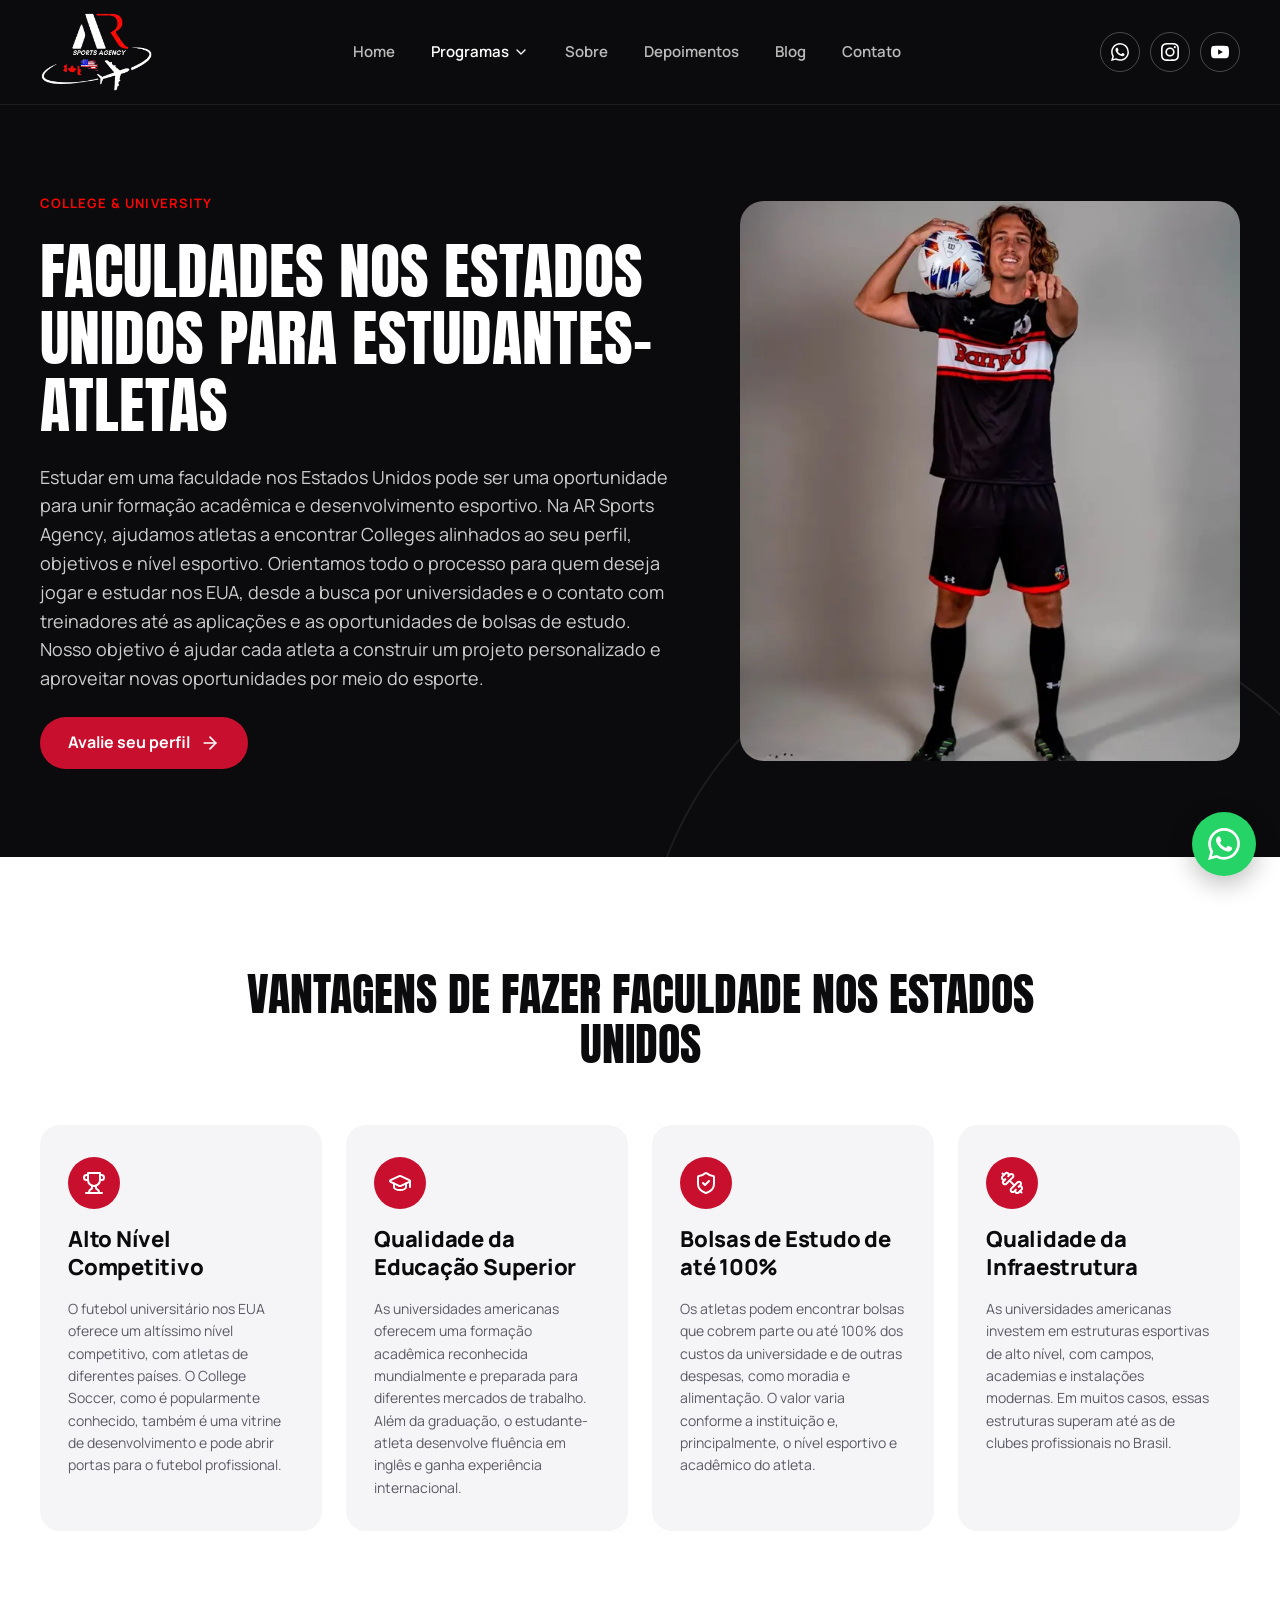
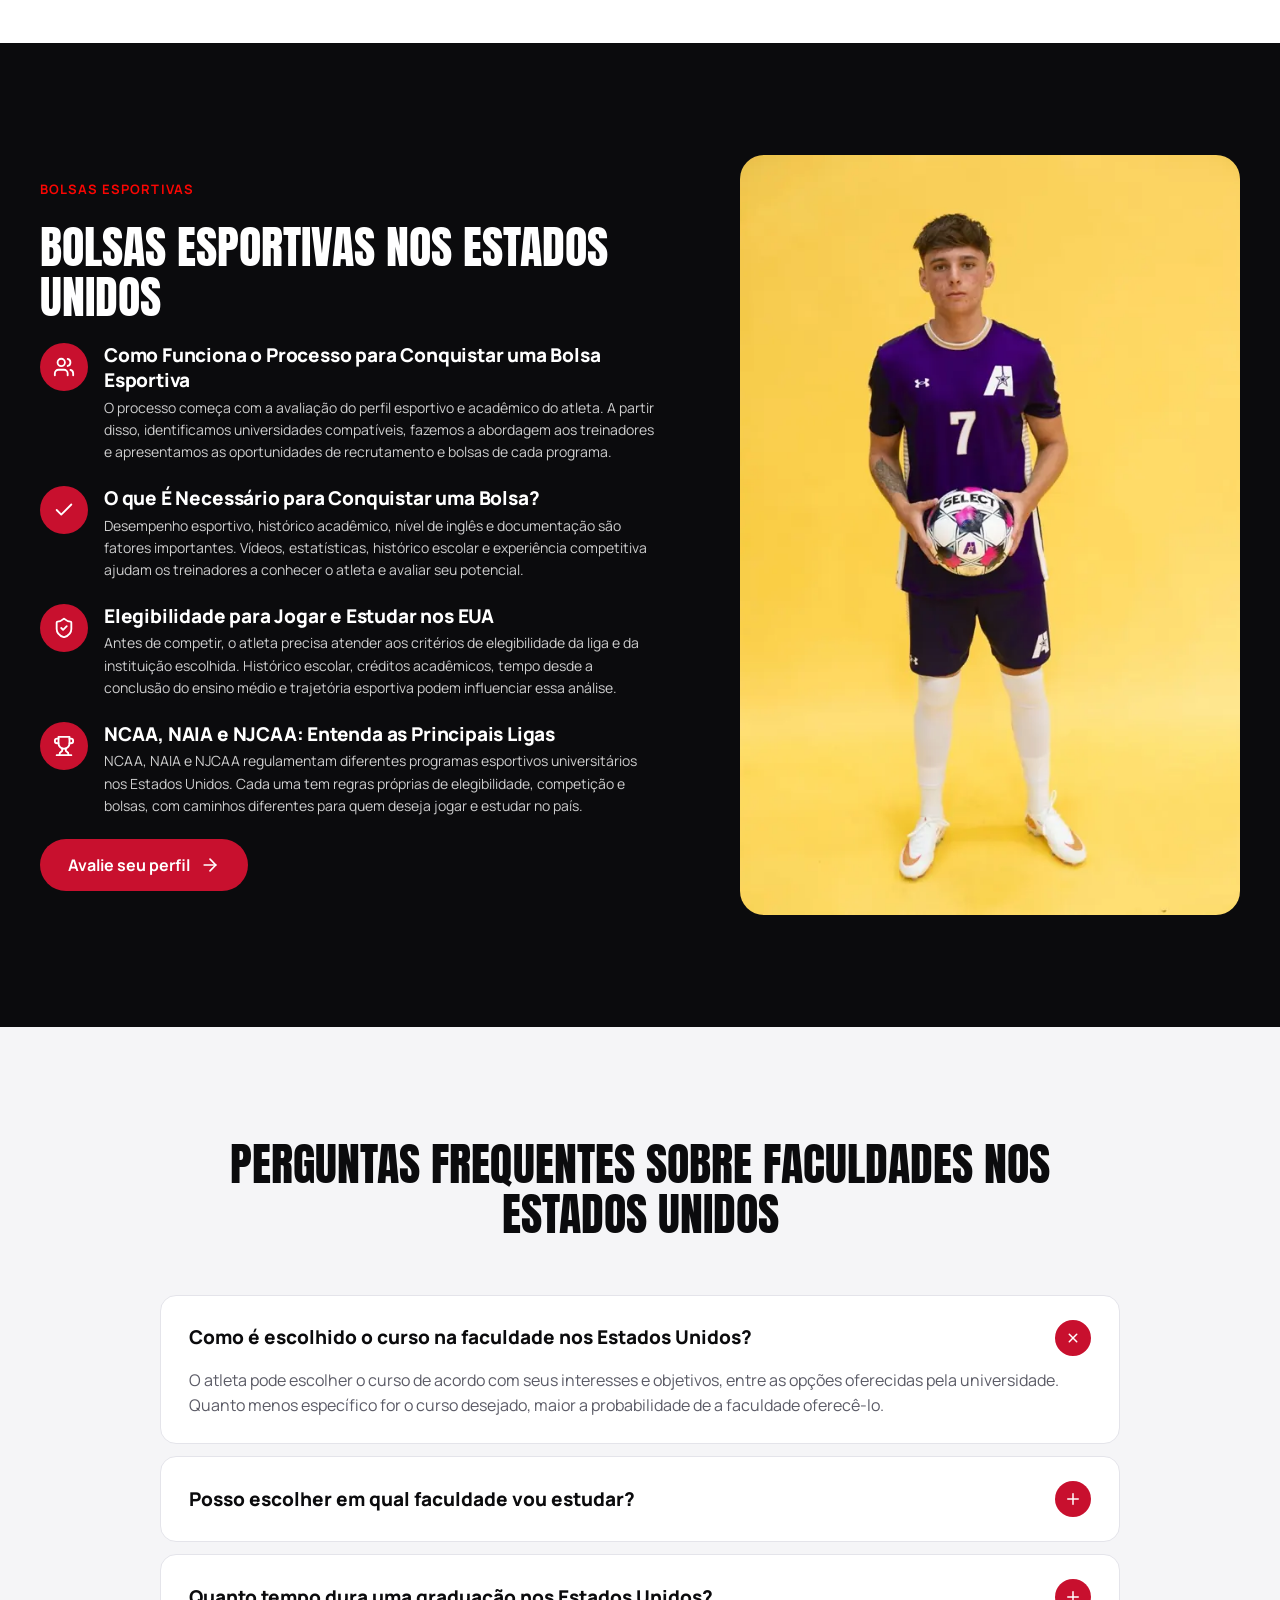
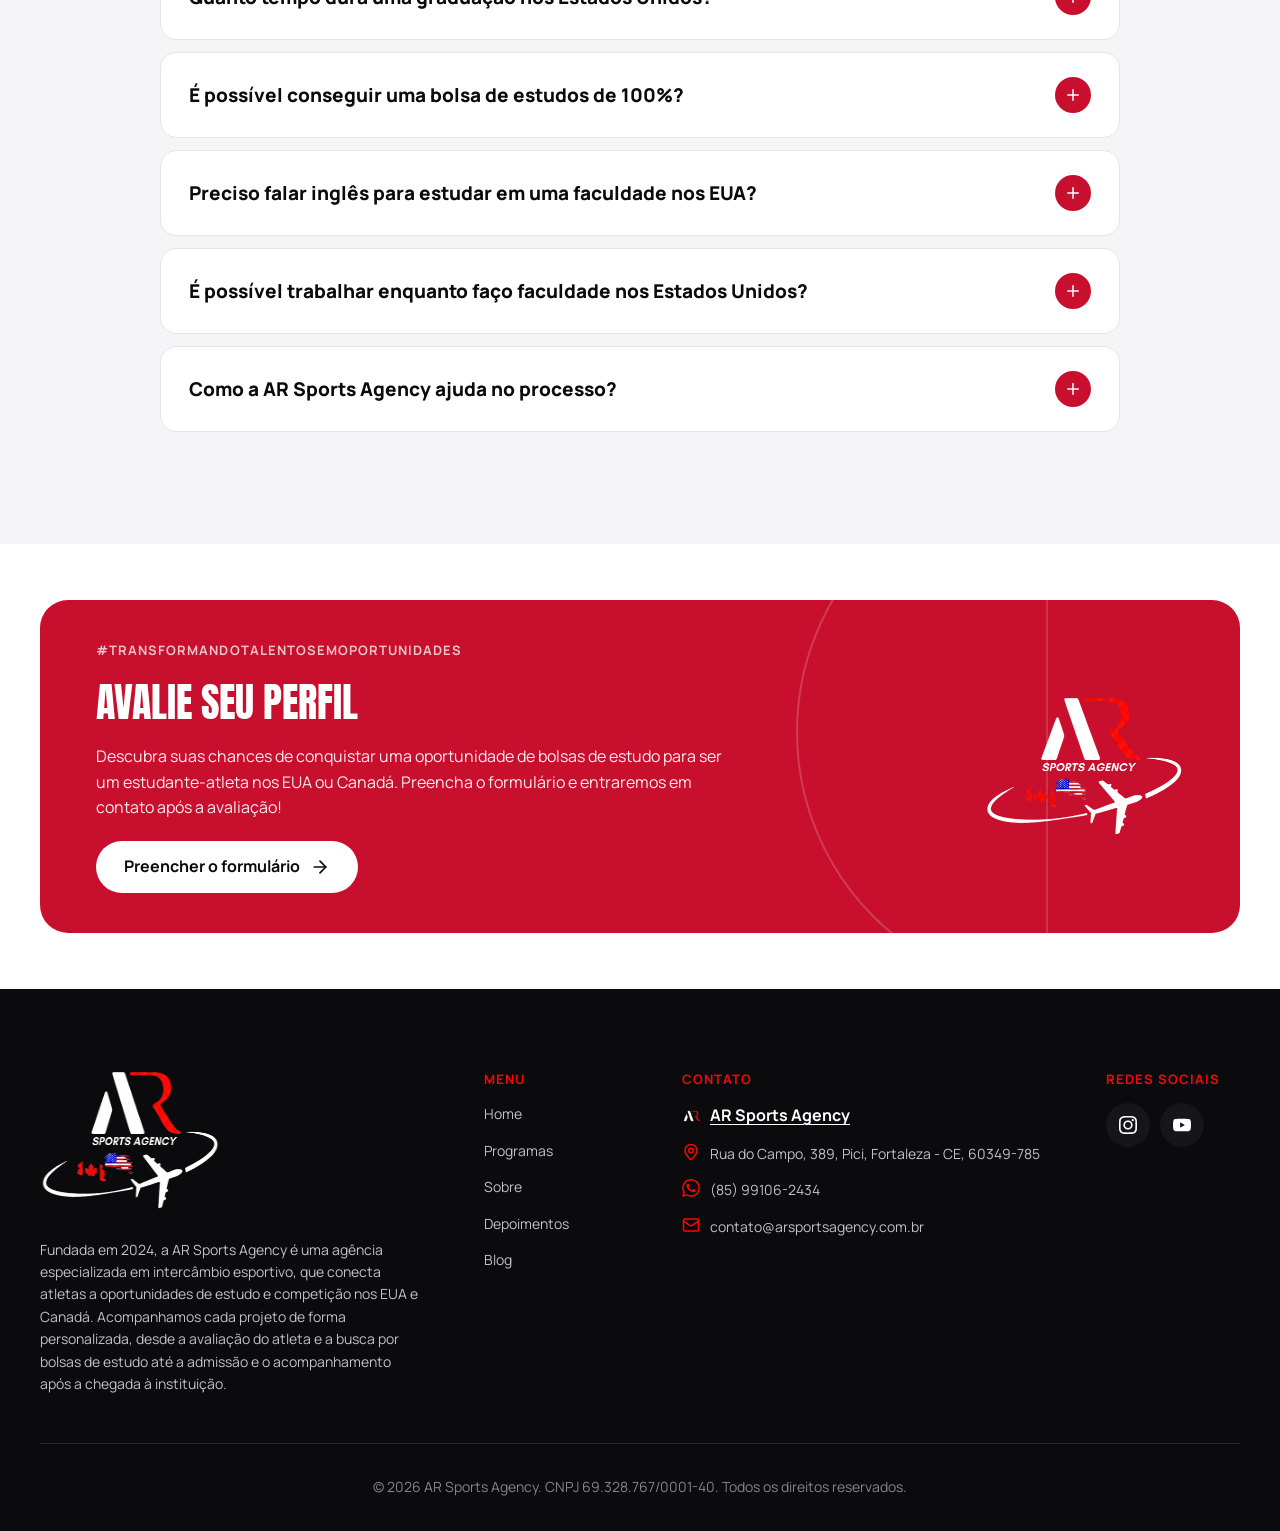
<file: college-university/index.html>
<!doctype html><html lang="pt-BR"><head><meta charset="utf-8"><meta name="robots" content="noindex,nofollow"><meta name="viewport" content="width=device-width,initial-scale=1">
<title>Faculdades nos EUA | Colleges &amp; Universities nos EUA</title><meta name="description" content="Encontre faculdades nos EUA e descubra oportunidades de viver seu sonho. Ajudamos você a jogar e estudar nos Estados Unidos com bolsas de estudo."><link rel="canonical" href="https://arsportsagency.com.br/college-university/">
<meta property="og:type" content="website"><meta property="og:title" content="Faculdades nos EUA | Colleges &amp; Universities nos EUA"><meta property="og:description" content="Encontre faculdades nos EUA e descubra oportunidades de viver seu sonho. Ajudamos você a jogar e estudar nos Estados Unidos com bolsas de estudo."><meta property="og:url" content="https://arsportsagency.com.br/college-university/"><meta property="og:image" content="https://arsportsagency.com.br/assets/img/og.jpg"><meta property="og:locale" content="pt_BR">
<link rel="icon" href="../favicon.png"><meta name="theme-color" content="#0B0B0D">
<link rel="preconnect" href="https://fonts.googleapis.com"><link rel="preconnect" href="https://fonts.gstatic.com" crossorigin>
<link href="https://fonts.googleapis.com/css2?family=Anton&family=Manrope:wght@400;500;600;700;800&display=swap" rel="stylesheet">
<link rel="stylesheet" href="../assets/css/style.css?v=5"><script type="application/ld+json">{"@context": "https://schema.org", "@type": "Organization", "name": "AR Sports Agency", "url": "https://arsportsagency.com.br/", "logo": "https://arsportsagency.com.br/assets/img/logo.png", "email": "contato@arsportsagency.com.br", "telephone": "+55 85 99106-2434", "hasMap": "https://share.google/sRumZk0qRqVlAinR0", "foundingDate": "2024", "founder": {"@type": "Person", "name": "Adolfo Ramalho"}, "address": {"@type": "PostalAddress", "streetAddress": "Rua do Campo, 389, Pici", "postalCode": "60349-785", "addressLocality": "Fortaleza", "addressRegion": "CE", "addressCountry": "BR"}, "sameAs": ["https://www.instagram.com/arsportsagency_/", "https://www.youtube.com/@arsportsagency2024"], "slogan": "#TransformandoTalentosEmOportunidades"}</script><script type="application/ld+json">{"@context": "https://schema.org", "@type": "FAQPage", "mainEntity": [{"@type": "Question", "name": "Como é escolhido o curso na faculdade nos Estados Unidos?", "acceptedAnswer": {"@type": "Answer", "text": "O atleta pode escolher o curso de acordo com seus interesses e objetivos, entre as opções oferecidas pela universidade. Quanto menos específico for o curso desejado, maior a probabilidade de a faculdade oferecê-lo."}}, {"@type": "Question", "name": "Posso escolher em qual faculdade vou estudar?", "acceptedAnswer": {"@type": "Answer", "text": "O estudante-atleta pode indicar suas preferências e objetivos, mas a escolha depende das oportunidades disponíveis e do interesse dos treinadores. A AR Sports Agency ajuda a encontrar instituições compatíveis com o perfil e os objetivos de cada um."}}, {"@type": "Question", "name": "Quanto tempo dura uma graduação nos Estados Unidos?", "acceptedAnswer": {"@type": "Answer", "text": "Os cursos de graduação nos Estados Unidos duram, em geral, quatro anos. Nesse período, o estudante-atleta pode conciliar a formação acadêmica com estágios e com a preparação para a vida após a universidade."}}, {"@type": "Question", "name": "É possível conseguir uma bolsa de estudos de 100%?", "acceptedAnswer": {"@type": "Answer", "text": "Sim. Várias universidades e programas oferecem bolsas que podem cobrir até 100% dos custos elegíveis. O percentual varia conforme a instituição e o perfil do estudante-atleta."}}, {"@type": "Question", "name": "Preciso falar inglês para estudar em uma faculdade nos EUA?", "acceptedAnswer": {"@type": "Answer", "text": "Não necessariamente. O nível de inglês exigido varia de acordo com a faculdade e a nota mínima definida no teste de proficiência. Cada instituição estabelece seus próprios requisitos de nota no TOEFL e no Duolingo English Test."}}, {"@type": "Question", "name": "É possível trabalhar enquanto faço faculdade nos Estados Unidos?", "acceptedAnswer": {"@type": "Answer", "text": "Sim. Estudantes internacionais podem trabalhar legalmente no campus da universidade, de acordo com as regras do seu status de estudante. Essa possibilidade ajuda o atleta a ganhar experiência profissional e complementar a renda durante a graduação."}}, {"@type": "Question", "name": "Como a AR Sports Agency ajuda no processo?", "acceptedAnswer": {"@type": "Answer", "text": "A AR Sports Agency acompanha o atleta em todas as etapas, desde a avaliação e a busca por oportunidades até o contato com treinadores, aplicações, bolsas, documentação, visto e preparação para a chegada. O acompanhamento continua durante a adaptação nos EUA."}}]}</script></head>
<body id="topo"><header class="header"><div class="container">
<a class="logo" href="../index.html" aria-label="AR Sports Agency, página inicial"><img src="../assets/img/logo-full.webp" alt="AR Sports Agency" width="113" height="80"></a>
<nav class="nav" aria-label="Menu principal"><a href="../index.html">Home</a><div class="drop"><a href="../programas/index.html" class="ativo">Programas <svg aria-hidden="true" focusable="false" xmlns="http://www.w3.org/2000/svg" width="24" height="24" viewBox="0 0 24 24" fill="none" stroke="currentColor" stroke-width="2" stroke-linecap="round" stroke-linejoin="round"><path d="m6 9 6 6 6-6"/></svg></a><div class="drop-menu"><a href="../high-school/index.html"><span class="ic"><svg aria-hidden="true" focusable="false" xmlns="http://www.w3.org/2000/svg" width="24" height="24" viewBox="0 0 24 24" fill="none" stroke="currentColor" stroke-width="2" stroke-linecap="round" stroke-linejoin="round" > <path d="M21.42 10.922a1 1 0 0 0-.019-1.838L12.83 5.18a2 2 0 0 0-1.66 0L2.6 9.08a1 1 0 0 0 0 1.832l8.57 3.908a2 2 0 0 0 1.66 0z" /> <path d="M22 10v6" /> <path d="M6 12.5V16a6 3 0 0 0 12 0v-3.5" /> </svg></span><span><b>High School</b><span>Ensino Médio nos EUA</span></span></a><a href="../college-university/index.html"><span class="ic"><svg aria-hidden="true" focusable="false" xmlns="http://www.w3.org/2000/svg" width="24" height="24" viewBox="0 0 24 24" fill="none" stroke="currentColor" stroke-width="2" stroke-linecap="round" stroke-linejoin="round" > <path d="M6 9H4.5a2.5 2.5 0 0 1 0-5H6" /> <path d="M18 9h1.5a2.5 2.5 0 0 0 0-5H18" /> <path d="M4 22h16" /> <path d="M10 14.66V17c0 .55-.47.98-.97 1.21C7.85 18.75 7 20.24 7 22" /> <path d="M14 14.66V17c0 .55.47.98.97 1.21C16.15 18.75 17 20.24 17 22" /> <path d="M18 2H6v7a6 6 0 0 0 12 0V2Z" /> </svg></span><span><b>College & University</b><span>Graduação com bolsa nos EUA</span></span></a><a href="../programas-de-desenvolvimento/index.html"><span class="ic"><svg aria-hidden="true" focusable="false" xmlns="http://www.w3.org/2000/svg" width="24" height="24" viewBox="0 0 24 24" fill="none" stroke="currentColor" stroke-width="2" stroke-linecap="round" stroke-linejoin="round" > <path d="M14.4 14.4 9.6 9.6" /> <path d="M18.657 21.485a2 2 0 1 1-2.829-2.828l-1.767 1.768a2 2 0 1 1-2.829-2.829l6.364-6.364a2 2 0 1 1 2.829 2.829l-1.768 1.767a2 2 0 1 1 2.828 2.829z" /> <path d="m21.5 21.5-1.4-1.4" /> <path d="M3.9 3.9 2.5 2.5" /> <path d="M6.404 12.768a2 2 0 1 1-2.829-2.829l1.768-1.767a2 2 0 1 1-2.828-2.829l2.828-2.828a2 2 0 1 1 2.829 2.828l1.767-1.768a2 2 0 1 1 2.829 2.829z" /> </svg></span><span><b>Programas de Desenvolvimento</b><span>Evolução e exposição do atleta</span></span></a><a href="../camps-summer-programs/index.html"><span class="ic"><svg aria-hidden="true" focusable="false" xmlns="http://www.w3.org/2000/svg" width="24" height="24" viewBox="0 0 24 24" fill="none" stroke="currentColor" stroke-width="2" stroke-linecap="round" stroke-linejoin="round" > <path d="M17.8 19.2 16 11l3.5-3.5C21 6 21.5 4 21 3c-1-.5-3 0-4.5 1.5L13 8 4.8 6.2c-.5-.1-.9.1-1.1.5l-.3.5c-.2.5-.1 1 .3 1.3L9 12l-2 3H4l-1 1 3 2 2 3 1-1v-3l3-2 3.5 5.3c.3.4.8.5 1.3.3l.5-.2c.4-.3.6-.7.5-1.2z" /> </svg></span><span><b>Camps Esportivos</b><span>Summer Programs nos EUA</span></span></a><a class="todos" href="../programas/index.html">Ver todos os programas <svg aria-hidden="true" focusable="false" xmlns="http://www.w3.org/2000/svg" width="24" height="24" viewBox="0 0 24 24" fill="none" stroke="currentColor" stroke-width="2" stroke-linecap="round" stroke-linejoin="round" > <path d="M5 12h14" /> <path d="m12 5 7 7-7 7" /> </svg></a></div></div><a href="../sobre/index.html">Sobre</a><a href="../depoimentos/index.html">Depoimentos</a><a href="../blog/index.html">Blog</a><a href="../contato/index.html">Contato</a><div class="redes" hidden-desktop><a href="https://wa.me/5585991062434?text=Ol%C3%A1%21%20Vim%20pelo%20site%20da%20AR%20Sports%20Agency%20e%20quero%20falar%20com%20um%20especialista%20sobre%20o%20interc%C3%A2mbio%20esportivo." target="_blank" rel="noopener" aria-label="WhatsApp"><svg aria-hidden="true" focusable="false" width="24" height="24" viewBox="0 0 24 24" xmlns="http://www.w3.org/2000/svg"><path fill="currentColor" d="M17.472 14.382c-.297-.149-1.758-.867-2.03-.967-.273-.099-.471-.148-.67.15-.197.297-.767.966-.94 1.164-.173.199-.347.223-.644.075-.297-.15-1.255-.463-2.39-1.475-.883-.788-1.48-1.761-1.653-2.059-.173-.297-.018-.458.13-.606.134-.133.298-.347.446-.52.149-.174.198-.298.298-.497.099-.198.05-.371-.025-.52-.075-.149-.669-1.612-.916-2.207-.242-.579-.487-.5-.669-.51-.173-.008-.371-.01-.57-.01-.198 0-.52.074-.792.372-.272.297-1.04 1.016-1.04 2.479 0 1.462 1.065 2.875 1.213 3.074.149.198 2.096 3.2 5.077 4.487.709.306 1.262.489 1.694.625.712.227 1.36.195 1.871.118.571-.085 1.758-.719 2.006-1.413.248-.694.248-1.289.173-1.413-.074-.124-.272-.198-.57-.347m-5.421 7.403h-.004a9.87 9.87 0 01-5.031-1.378l-.361-.214-3.741.982.998-3.648-.235-.374a9.86 9.86 0 01-1.51-5.26c.001-5.45 4.436-9.884 9.888-9.884 2.64 0 5.122 1.03 6.988 2.898a9.825 9.825 0 012.893 6.994c-.003 5.45-4.437 9.884-9.885 9.884m8.413-18.297A11.815 11.815 0 0012.05 0C5.495 0 .16 5.335.157 11.892c0 2.096.547 4.142 1.588 5.945L.057 24l6.305-1.654a11.882 11.882 0 005.683 1.448h.005c6.554 0 11.89-5.335 11.893-11.893a11.821 11.821 0 00-3.48-8.413Z"/></svg></a><a href="https://www.instagram.com/arsportsagency_/" target="_blank" rel="noopener" aria-label="Instagram"><svg aria-hidden="true" focusable="false" width="24" height="24" viewBox="0 0 24 24" xmlns="http://www.w3.org/2000/svg"><path fill="currentColor" d="M7.0301.084c-1.2768.0602-2.1487.264-2.911.5634-.7888.3075-1.4575.72-2.1228 1.3877-.6652.6677-1.075 1.3368-1.3802 2.127-.2954.7638-.4956 1.6365-.552 2.914-.0564 1.2775-.0689 1.6882-.0626 4.947.0062 3.2586.0206 3.6671.0825 4.9473.061 1.2765.264 2.1482.5635 2.9107.308.7889.72 1.4573 1.388 2.1228.6679.6655 1.3365 1.0743 2.1285 1.38.7632.295 1.6361.4961 2.9134.552 1.2773.056 1.6884.069 4.9462.0627 3.2578-.0062 3.668-.0207 4.9478-.0814 1.28-.0607 2.147-.2652 2.9098-.5633.7889-.3086 1.4578-.72 2.1228-1.3881.665-.6682 1.0745-1.3378 1.3795-2.1284.2957-.7632.4966-1.636.552-2.9124.056-1.2809.0692-1.6898.063-4.948-.0063-3.2583-.021-3.6668-.0817-4.9465-.0607-1.2797-.264-2.1487-.5633-2.9117-.3084-.7889-.72-1.4568-1.3876-2.1228C21.2982 1.33 20.628.9208 19.8378.6165 19.074.321 18.2017.1197 16.9244.0645 15.6471.0093 15.236-.005 11.977.0014 8.718.0076 8.31.0215 7.0301.0839m.1402 21.6932c-1.17-.0509-1.8053-.2453-2.2287-.408-.5606-.216-.96-.4771-1.3819-.895-.422-.4178-.6811-.8186-.9-1.378-.1644-.4234-.3624-1.058-.4171-2.228-.0595-1.2645-.072-1.6442-.079-4.848-.007-3.2037.0053-3.583.0607-4.848.05-1.169.2456-1.805.408-2.2282.216-.5613.4762-.96.895-1.3816.4188-.4217.8184-.6814 1.3783-.9003.423-.1651 1.0575-.3614 2.227-.4171 1.2655-.06 1.6447-.072 4.848-.079 3.2033-.007 3.5835.005 4.8495.0608 1.169.0508 1.8053.2445 2.228.408.5608.216.96.4754 1.3816.895.4217.4194.6816.8176.9005 1.3787.1653.4217.3617 1.056.4169 2.2263.0602 1.2655.0739 1.645.0796 4.848.0058 3.203-.0055 3.5834-.061 4.848-.051 1.17-.245 1.8055-.408 2.2294-.216.5604-.4763.96-.8954 1.3814-.419.4215-.8181.6811-1.3783.9-.4224.1649-1.0577.3617-2.2262.4174-1.2656.0595-1.6448.072-4.8493.079-3.2045.007-3.5825-.006-4.848-.0608M16.953 5.5864A1.44 1.44 0 1 0 18.39 4.144a1.44 1.44 0 0 0-1.437 1.4424M5.8385 12.012c.0067 3.4032 2.7706 6.1557 6.173 6.1493 3.4026-.0065 6.157-2.7701 6.1506-6.1733-.0065-3.4032-2.771-6.1565-6.174-6.1498-3.403.0067-6.156 2.771-6.1496 6.1738M8 12.0077a4 4 0 1 1 4.008 3.9921A3.9996 3.9996 0 0 1 8 12.0077"/></svg></a><a href="https://www.youtube.com/@arsportsagency2024" target="_blank" rel="noopener" aria-label="YouTube"><svg aria-hidden="true" focusable="false" width="24" height="24" viewBox="0 0 24 24" xmlns="http://www.w3.org/2000/svg"><path fill="currentColor" d="M23.498 6.186a3.016 3.016 0 0 0-2.122-2.136C19.505 3.545 12 3.545 12 3.545s-7.505 0-9.377.505A3.017 3.017 0 0 0 .502 6.186C0 8.07 0 12 0 12s0 3.93.502 5.814a3.016 3.016 0 0 0 2.122 2.136c1.871.505 9.376.505 9.376.505s7.505 0 9.377-.505a3.015 3.015 0 0 0 2.122-2.136C24 15.93 24 12 24 12s0-3.93-.502-5.814zM9.545 15.568V8.432L15.818 12l-6.273 3.568z"/></svg></a></div></nav>
<div class="redes topo-redes"><a href="https://wa.me/5585991062434?text=Ol%C3%A1%21%20Vim%20pelo%20site%20da%20AR%20Sports%20Agency%20e%20quero%20falar%20com%20um%20especialista%20sobre%20o%20interc%C3%A2mbio%20esportivo." target="_blank" rel="noopener" aria-label="WhatsApp"><svg aria-hidden="true" focusable="false" width="24" height="24" viewBox="0 0 24 24" xmlns="http://www.w3.org/2000/svg"><path fill="currentColor" d="M17.472 14.382c-.297-.149-1.758-.867-2.03-.967-.273-.099-.471-.148-.67.15-.197.297-.767.966-.94 1.164-.173.199-.347.223-.644.075-.297-.15-1.255-.463-2.39-1.475-.883-.788-1.48-1.761-1.653-2.059-.173-.297-.018-.458.13-.606.134-.133.298-.347.446-.52.149-.174.198-.298.298-.497.099-.198.05-.371-.025-.52-.075-.149-.669-1.612-.916-2.207-.242-.579-.487-.5-.669-.51-.173-.008-.371-.01-.57-.01-.198 0-.52.074-.792.372-.272.297-1.04 1.016-1.04 2.479 0 1.462 1.065 2.875 1.213 3.074.149.198 2.096 3.2 5.077 4.487.709.306 1.262.489 1.694.625.712.227 1.36.195 1.871.118.571-.085 1.758-.719 2.006-1.413.248-.694.248-1.289.173-1.413-.074-.124-.272-.198-.57-.347m-5.421 7.403h-.004a9.87 9.87 0 01-5.031-1.378l-.361-.214-3.741.982.998-3.648-.235-.374a9.86 9.86 0 01-1.51-5.26c.001-5.45 4.436-9.884 9.888-9.884 2.64 0 5.122 1.03 6.988 2.898a9.825 9.825 0 012.893 6.994c-.003 5.45-4.437 9.884-9.885 9.884m8.413-18.297A11.815 11.815 0 0012.05 0C5.495 0 .16 5.335.157 11.892c0 2.096.547 4.142 1.588 5.945L.057 24l6.305-1.654a11.882 11.882 0 005.683 1.448h.005c6.554 0 11.89-5.335 11.893-11.893a11.821 11.821 0 00-3.48-8.413Z"/></svg></a><a href="https://www.instagram.com/arsportsagency_/" target="_blank" rel="noopener" aria-label="Instagram"><svg aria-hidden="true" focusable="false" width="24" height="24" viewBox="0 0 24 24" xmlns="http://www.w3.org/2000/svg"><path fill="currentColor" d="M7.0301.084c-1.2768.0602-2.1487.264-2.911.5634-.7888.3075-1.4575.72-2.1228 1.3877-.6652.6677-1.075 1.3368-1.3802 2.127-.2954.7638-.4956 1.6365-.552 2.914-.0564 1.2775-.0689 1.6882-.0626 4.947.0062 3.2586.0206 3.6671.0825 4.9473.061 1.2765.264 2.1482.5635 2.9107.308.7889.72 1.4573 1.388 2.1228.6679.6655 1.3365 1.0743 2.1285 1.38.7632.295 1.6361.4961 2.9134.552 1.2773.056 1.6884.069 4.9462.0627 3.2578-.0062 3.668-.0207 4.9478-.0814 1.28-.0607 2.147-.2652 2.9098-.5633.7889-.3086 1.4578-.72 2.1228-1.3881.665-.6682 1.0745-1.3378 1.3795-2.1284.2957-.7632.4966-1.636.552-2.9124.056-1.2809.0692-1.6898.063-4.948-.0063-3.2583-.021-3.6668-.0817-4.9465-.0607-1.2797-.264-2.1487-.5633-2.9117-.3084-.7889-.72-1.4568-1.3876-2.1228C21.2982 1.33 20.628.9208 19.8378.6165 19.074.321 18.2017.1197 16.9244.0645 15.6471.0093 15.236-.005 11.977.0014 8.718.0076 8.31.0215 7.0301.0839m.1402 21.6932c-1.17-.0509-1.8053-.2453-2.2287-.408-.5606-.216-.96-.4771-1.3819-.895-.422-.4178-.6811-.8186-.9-1.378-.1644-.4234-.3624-1.058-.4171-2.228-.0595-1.2645-.072-1.6442-.079-4.848-.007-3.2037.0053-3.583.0607-4.848.05-1.169.2456-1.805.408-2.2282.216-.5613.4762-.96.895-1.3816.4188-.4217.8184-.6814 1.3783-.9003.423-.1651 1.0575-.3614 2.227-.4171 1.2655-.06 1.6447-.072 4.848-.079 3.2033-.007 3.5835.005 4.8495.0608 1.169.0508 1.8053.2445 2.228.408.5608.216.96.4754 1.3816.895.4217.4194.6816.8176.9005 1.3787.1653.4217.3617 1.056.4169 2.2263.0602 1.2655.0739 1.645.0796 4.848.0058 3.203-.0055 3.5834-.061 4.848-.051 1.17-.245 1.8055-.408 2.2294-.216.5604-.4763.96-.8954 1.3814-.419.4215-.8181.6811-1.3783.9-.4224.1649-1.0577.3617-2.2262.4174-1.2656.0595-1.6448.072-4.8493.079-3.2045.007-3.5825-.006-4.848-.0608M16.953 5.5864A1.44 1.44 0 1 0 18.39 4.144a1.44 1.44 0 0 0-1.437 1.4424M5.8385 12.012c.0067 3.4032 2.7706 6.1557 6.173 6.1493 3.4026-.0065 6.157-2.7701 6.1506-6.1733-.0065-3.4032-2.771-6.1565-6.174-6.1498-3.403.0067-6.156 2.771-6.1496 6.1738M8 12.0077a4 4 0 1 1 4.008 3.9921A3.9996 3.9996 0 0 1 8 12.0077"/></svg></a><a href="https://www.youtube.com/@arsportsagency2024" target="_blank" rel="noopener" aria-label="YouTube"><svg aria-hidden="true" focusable="false" width="24" height="24" viewBox="0 0 24 24" xmlns="http://www.w3.org/2000/svg"><path fill="currentColor" d="M23.498 6.186a3.016 3.016 0 0 0-2.122-2.136C19.505 3.545 12 3.545 12 3.545s-7.505 0-9.377.505A3.017 3.017 0 0 0 .502 6.186C0 8.07 0 12 0 12s0 3.93.502 5.814a3.016 3.016 0 0 0 2.122 2.136c1.871.505 9.376.505 9.376.505s7.505 0 9.377-.505a3.015 3.015 0 0 0 2.122-2.136C24 15.93 24 12 24 12s0-3.93-.502-5.814zM9.545 15.568V8.432L15.818 12l-6.273 3.568z"/></svg></a></div>
<button class="menu-btn" aria-label="Abrir menu" aria-expanded="false"><svg aria-hidden="true" focusable="false" xmlns="http://www.w3.org/2000/svg" width="24" height="24" viewBox="0 0 24 24" fill="none" stroke="currentColor" stroke-width="2" stroke-linecap="round"><path d="M4 6h16M4 12h16M4 18h16"/></svg></button>
</div></header><main><section class="hero"><div class="container"><div class="conteudo"><span class="rotulo">College & University</span><h1>Faculdades nos Estados Unidos para Estudantes-Atletas</h1><p>Estudar em uma faculdade nos Estados Unidos pode ser uma oportunidade para unir formação acadêmica e desenvolvimento esportivo. Na AR Sports Agency, ajudamos atletas a encontrar Colleges alinhados ao seu perfil, objetivos e nível esportivo. Orientamos todo o processo para quem deseja jogar e estudar nos EUA, desde a busca por universidades e o contato com treinadores até as aplicações e as oportunidades de bolsas de estudo. Nosso objetivo é ajudar cada atleta a construir um projeto personalizado e aproveitar novas oportunidades por meio do esporte.</p><div class="btns"><a class="btn btn-primario" href="https://ar-sports-agency.vercel.app/" target="_blank" rel="noopener">Avalie seu perfil<svg aria-hidden="true" focusable="false" xmlns="http://www.w3.org/2000/svg" width="24" height="24" viewBox="0 0 24 24" fill="none" stroke="currentColor" stroke-width="2" stroke-linecap="round" stroke-linejoin="round" > <path d="M5 12h14" /> <path d="m12 5 7 7-7 7" /> </svg></a></div></div><img class="foto" src="../assets/img/barry.webp" alt="Atleta universitário com uniforme da Barry University" width="500" height="560" fetchpriority="high"></div></section><section class="secao"><div class="container"><div class="titulo"><h2>Vantagens de Fazer Faculdade nos Estados Unidos</h2></div><div class="grid4"><div class="icard"><i><svg aria-hidden="true" focusable="false" xmlns="http://www.w3.org/2000/svg" width="24" height="24" viewBox="0 0 24 24" fill="none" stroke="currentColor" stroke-width="2" stroke-linecap="round" stroke-linejoin="round" > <path d="M6 9H4.5a2.5 2.5 0 0 1 0-5H6" /> <path d="M18 9h1.5a2.5 2.5 0 0 0 0-5H18" /> <path d="M4 22h16" /> <path d="M10 14.66V17c0 .55-.47.98-.97 1.21C7.85 18.75 7 20.24 7 22" /> <path d="M14 14.66V17c0 .55.47.98.97 1.21C16.15 18.75 17 20.24 17 22" /> <path d="M18 2H6v7a6 6 0 0 0 12 0V2Z" /> </svg></i><h3>Alto Nível Competitivo</h3><p>O futebol universitário nos EUA oferece um altíssimo nível competitivo, com atletas de diferentes países. O College Soccer, como é popularmente conhecido, também é uma vitrine de desenvolvimento e pode abrir portas para o futebol profissional.</p></div><div class="icard"><i><svg aria-hidden="true" focusable="false" xmlns="http://www.w3.org/2000/svg" width="24" height="24" viewBox="0 0 24 24" fill="none" stroke="currentColor" stroke-width="2" stroke-linecap="round" stroke-linejoin="round" > <path d="M21.42 10.922a1 1 0 0 0-.019-1.838L12.83 5.18a2 2 0 0 0-1.66 0L2.6 9.08a1 1 0 0 0 0 1.832l8.57 3.908a2 2 0 0 0 1.66 0z" /> <path d="M22 10v6" /> <path d="M6 12.5V16a6 3 0 0 0 12 0v-3.5" /> </svg></i><h3>Qualidade da Educação Superior</h3><p>As universidades americanas oferecem uma formação acadêmica reconhecida mundialmente e preparada para diferentes mercados de trabalho. Além da graduação, o estudante-atleta desenvolve fluência em inglês e ganha experiência internacional.</p></div><div class="icard"><i><svg aria-hidden="true" focusable="false" xmlns="http://www.w3.org/2000/svg" width="24" height="24" viewBox="0 0 24 24" fill="none" stroke="currentColor" stroke-width="2" stroke-linecap="round" stroke-linejoin="round" > <path d="M20 13c0 5-3.5 7.5-7.66 8.95a1 1 0 0 1-.67-.01C7.5 20.5 4 18 4 13V6a1 1 0 0 1 1-1c2 0 4.5-1.2 6.24-2.72a1.17 1.17 0 0 1 1.52 0C14.51 3.81 17 5 19 5a1 1 0 0 1 1 1z" /> <path d="m9 12 2 2 4-4" /> </svg></i><h3>Bolsas de Estudo de até 100%</h3><p>Os atletas podem encontrar bolsas que cobrem parte ou até 100% dos custos da universidade e de outras despesas, como moradia e alimentação. O valor varia conforme a instituição e, principalmente, o nível esportivo e acadêmico do atleta.</p></div><div class="icard"><i><svg aria-hidden="true" focusable="false" xmlns="http://www.w3.org/2000/svg" width="24" height="24" viewBox="0 0 24 24" fill="none" stroke="currentColor" stroke-width="2" stroke-linecap="round" stroke-linejoin="round" > <path d="M14.4 14.4 9.6 9.6" /> <path d="M18.657 21.485a2 2 0 1 1-2.829-2.828l-1.767 1.768a2 2 0 1 1-2.829-2.829l6.364-6.364a2 2 0 1 1 2.829 2.829l-1.768 1.767a2 2 0 1 1 2.828 2.829z" /> <path d="m21.5 21.5-1.4-1.4" /> <path d="M3.9 3.9 2.5 2.5" /> <path d="M6.404 12.768a2 2 0 1 1-2.829-2.829l1.768-1.767a2 2 0 1 1-2.828-2.829l2.828-2.828a2 2 0 1 1 2.829 2.828l1.767-1.768a2 2 0 1 1 2.829 2.829z" /> </svg></i><h3>Qualidade da Infraestrutura</h3><p>As universidades americanas investem em estruturas esportivas de alto nível, com campos, academias e instalações modernas. Em muitos casos, essas estruturas superam até as de clubes profissionais no Brasil.</p></div></div></div></section><section class="secao split dark"><div class="container"><div class="texto"><span class=rotulo>Bolsas esportivas</span><h2>Bolsas Esportivas nos Estados Unidos</h2><div class="itens"><div class="item"><i><svg aria-hidden="true" focusable="false" xmlns="http://www.w3.org/2000/svg" width="24" height="24" viewBox="0 0 24 24" fill="none" stroke="currentColor" stroke-width="2" stroke-linecap="round" stroke-linejoin="round" > <path d="M16 21v-2a4 4 0 0 0-4-4H6a4 4 0 0 0-4 4v2" /> <circle cx="9" cy="7" r="4" /> <path d="M22 21v-2a4 4 0 0 0-3-3.87" /> <path d="M16 3.13a4 4 0 0 1 0 7.75" /> </svg></i><div><h3>Como Funciona o Processo para Conquistar uma Bolsa Esportiva</h3><p>O processo começa com a avaliação do perfil esportivo e acadêmico do atleta. A partir disso, identificamos universidades compatíveis, fazemos a abordagem aos treinadores e apresentamos as oportunidades de recrutamento e bolsas de cada programa.</p></div></div><div class="item"><i><svg aria-hidden="true" focusable="false" xmlns="http://www.w3.org/2000/svg" width="24" height="24" viewBox="0 0 24 24" fill="none" stroke="currentColor" stroke-width="2" stroke-linecap="round" stroke-linejoin="round" > <path d="M20 6 9 17l-5-5" /> </svg></i><div><h3>O que É Necessário para Conquistar uma Bolsa?</h3><p>Desempenho esportivo, histórico acadêmico, nível de inglês e documentação são fatores importantes. Vídeos, estatísticas, histórico escolar e experiência competitiva ajudam os treinadores a conhecer o atleta e avaliar seu potencial.</p></div></div><div class="item"><i><svg aria-hidden="true" focusable="false" xmlns="http://www.w3.org/2000/svg" width="24" height="24" viewBox="0 0 24 24" fill="none" stroke="currentColor" stroke-width="2" stroke-linecap="round" stroke-linejoin="round" > <path d="M20 13c0 5-3.5 7.5-7.66 8.95a1 1 0 0 1-.67-.01C7.5 20.5 4 18 4 13V6a1 1 0 0 1 1-1c2 0 4.5-1.2 6.24-2.72a1.17 1.17 0 0 1 1.52 0C14.51 3.81 17 5 19 5a1 1 0 0 1 1 1z" /> <path d="m9 12 2 2 4-4" /> </svg></i><div><h3>Elegibilidade para Jogar e Estudar nos EUA</h3><p>Antes de competir, o atleta precisa atender aos critérios de elegibilidade da liga e da instituição escolhida. Histórico escolar, créditos acadêmicos, tempo desde a conclusão do ensino médio e trajetória esportiva podem influenciar essa análise.</p></div></div><div class="item"><i><svg aria-hidden="true" focusable="false" xmlns="http://www.w3.org/2000/svg" width="24" height="24" viewBox="0 0 24 24" fill="none" stroke="currentColor" stroke-width="2" stroke-linecap="round" stroke-linejoin="round" > <path d="M6 9H4.5a2.5 2.5 0 0 1 0-5H6" /> <path d="M18 9h1.5a2.5 2.5 0 0 0 0-5H18" /> <path d="M4 22h16" /> <path d="M10 14.66V17c0 .55-.47.98-.97 1.21C7.85 18.75 7 20.24 7 22" /> <path d="M14 14.66V17c0 .55.47.98.97 1.21C16.15 18.75 17 20.24 17 22" /> <path d="M18 2H6v7a6 6 0 0 0 12 0V2Z" /> </svg></i><div><h3>NCAA, NAIA e NJCAA: Entenda as Principais Ligas</h3><p>NCAA, NAIA e NJCAA regulamentam diferentes programas esportivos universitários nos Estados Unidos. Cada uma tem regras próprias de elegibilidade, competição e bolsas, com caminhos diferentes para quem deseja jogar e estudar no país.</p></div></div></div><div><a class="btn btn-primario" href="https://ar-sports-agency.vercel.app/" target="_blank" rel="noopener">Avalie seu perfil<svg aria-hidden="true" focusable="false" xmlns="http://www.w3.org/2000/svg" width="24" height="24" viewBox="0 0 24 24" fill="none" stroke="currentColor" stroke-width="2" stroke-linecap="round" stroke-linejoin="round" > <path d="M5 12h14" /> <path d="m12 5 7 7-7 7" /> </svg></a></div></div><img class="imagem" src="../assets/img/atleta9.webp" alt="Estudante-atleta com bola em sessão de fotos universitária" loading="lazy" width="500" height="760" style="aspect-ratio:500/760"></div></section><section class="secao cinza"><div class="container"><div class="titulo"><h2>Perguntas Frequentes sobre Faculdades nos Estados Unidos</h2></div><div class="faq"><details open><summary>Como é escolhido o curso na faculdade nos Estados Unidos?<i><svg aria-hidden="true" focusable="false" xmlns="http://www.w3.org/2000/svg" width="24" height="24" viewBox="0 0 24 24" fill="none" stroke="currentColor" stroke-width="2" stroke-linecap="round" stroke-linejoin="round" > <path d="M5 12h14" /> <path d="M12 5v14" /> </svg></i></summary><p>O atleta pode escolher o curso de acordo com seus interesses e objetivos, entre as opções oferecidas pela universidade. Quanto menos específico for o curso desejado, maior a probabilidade de a faculdade oferecê-lo.</p></details><details><summary>Posso escolher em qual faculdade vou estudar?<i><svg aria-hidden="true" focusable="false" xmlns="http://www.w3.org/2000/svg" width="24" height="24" viewBox="0 0 24 24" fill="none" stroke="currentColor" stroke-width="2" stroke-linecap="round" stroke-linejoin="round" > <path d="M5 12h14" /> <path d="M12 5v14" /> </svg></i></summary><p>O estudante-atleta pode indicar suas preferências e objetivos, mas a escolha depende das oportunidades disponíveis e do interesse dos treinadores. A AR Sports Agency ajuda a encontrar instituições compatíveis com o perfil e os objetivos de cada um.</p></details><details><summary>Quanto tempo dura uma graduação nos Estados Unidos?<i><svg aria-hidden="true" focusable="false" xmlns="http://www.w3.org/2000/svg" width="24" height="24" viewBox="0 0 24 24" fill="none" stroke="currentColor" stroke-width="2" stroke-linecap="round" stroke-linejoin="round" > <path d="M5 12h14" /> <path d="M12 5v14" /> </svg></i></summary><p>Os cursos de graduação nos Estados Unidos duram, em geral, quatro anos. Nesse período, o estudante-atleta pode conciliar a formação acadêmica com estágios e com a preparação para a vida após a universidade.</p></details><details><summary>É possível conseguir uma bolsa de estudos de 100%?<i><svg aria-hidden="true" focusable="false" xmlns="http://www.w3.org/2000/svg" width="24" height="24" viewBox="0 0 24 24" fill="none" stroke="currentColor" stroke-width="2" stroke-linecap="round" stroke-linejoin="round" > <path d="M5 12h14" /> <path d="M12 5v14" /> </svg></i></summary><p>Sim. Várias universidades e programas oferecem bolsas que podem cobrir até 100% dos custos elegíveis. O percentual varia conforme a instituição e o perfil do estudante-atleta.</p></details><details><summary>Preciso falar inglês para estudar em uma faculdade nos EUA?<i><svg aria-hidden="true" focusable="false" xmlns="http://www.w3.org/2000/svg" width="24" height="24" viewBox="0 0 24 24" fill="none" stroke="currentColor" stroke-width="2" stroke-linecap="round" stroke-linejoin="round" > <path d="M5 12h14" /> <path d="M12 5v14" /> </svg></i></summary><p>Não necessariamente. O nível de inglês exigido varia de acordo com a faculdade e a nota mínima definida no teste de proficiência. Cada instituição estabelece seus próprios requisitos de nota no TOEFL e no Duolingo English Test.</p></details><details><summary>É possível trabalhar enquanto faço faculdade nos Estados Unidos?<i><svg aria-hidden="true" focusable="false" xmlns="http://www.w3.org/2000/svg" width="24" height="24" viewBox="0 0 24 24" fill="none" stroke="currentColor" stroke-width="2" stroke-linecap="round" stroke-linejoin="round" > <path d="M5 12h14" /> <path d="M12 5v14" /> </svg></i></summary><p>Sim. Estudantes internacionais podem trabalhar legalmente no campus da universidade, de acordo com as regras do seu status de estudante. Essa possibilidade ajuda o atleta a ganhar experiência profissional e complementar a renda durante a graduação.</p></details><details><summary>Como a AR Sports Agency ajuda no processo?<i><svg aria-hidden="true" focusable="false" xmlns="http://www.w3.org/2000/svg" width="24" height="24" viewBox="0 0 24 24" fill="none" stroke="currentColor" stroke-width="2" stroke-linecap="round" stroke-linejoin="round" > <path d="M5 12h14" /> <path d="M12 5v14" /> </svg></i></summary><p>A AR Sports Agency acompanha o atleta em todas as etapas, desde a avaliação e a busca por oportunidades até o contato com treinadores, aplicações, bolsas, documentação, visto e preparação para a chegada. O acompanhamento continua durante a adaptação nos EUA.</p></details></div></div></section><section class="cta"><div class="container"><a class="cta-card" href="https://ar-sports-agency.vercel.app/" target="_blank" rel="noopener">
<div class="texto"><span>#TransformandoTalentosEmOportunidades</span><p class="cta-tit">Avalie seu perfil</p><p>Descubra suas chances de conquistar uma oportunidade de bolsas de estudo para ser um estudante-atleta nos EUA ou Canadá. Preencha o formulário e entraremos em contato após a avaliação!</p><span class="btn btn-branco">Preencher o formulário <svg aria-hidden="true" focusable="false" xmlns="http://www.w3.org/2000/svg" width="24" height="24" viewBox="0 0 24 24" fill="none" stroke="currentColor" stroke-width="2" stroke-linecap="round" stroke-linejoin="round" > <path d="M5 12h14" /> <path d="m12 5 7 7-7 7" /> </svg></span></div>
<img src="../assets/img/logo-full.webp" alt="" width="200" height="142" loading="lazy"></a></div></section></main><footer class="footer"><div class="container">
<div class="topo">
<div class="sobre"><img src="../assets/img/logo-full.webp" alt="AR Sports Agency" width="200" height="142" loading="lazy"><p>Fundada em 2024, a AR Sports Agency é uma agência especializada em intercâmbio esportivo, que conecta atletas a oportunidades de estudo e competição nos EUA e Canadá. Acompanhamos cada projeto de forma personalizada, desde a avaliação do atleta e a busca por bolsas de estudo até a admissão e o acompanhamento após a chegada à instituição.</p></div>
<div><p class="ftit">Menu</p><ul><li><a href="../index.html">Home</a></li><li><a href="../programas/index.html">Programas</a></li><li><a href="../sobre/index.html">Sobre</a></li><li><a href="../depoimentos/index.html">Depoimentos</a></li><li><a href="../blog/index.html">Blog</a></li></ul></div>
<div class="nap"><p class="ftit">Contato</p><ul><li><a class="gbp" href="https://share.google/sRumZk0qRqVlAinR0" target="_blank" rel="noopener"><img class="fav" src="../favicon.png" alt="" width="20" height="20"><strong>AR Sports Agency</strong></a></li><li><svg aria-hidden="true" focusable="false" xmlns="http://www.w3.org/2000/svg" width="24" height="24" viewBox="0 0 24 24" fill="none" stroke="currentColor" stroke-width="2" stroke-linecap="round" stroke-linejoin="round" > <path d="M20 10c0 4.993-5.539 10.193-7.399 11.799a1 1 0 0 1-1.202 0C9.539 20.193 4 14.993 4 10a8 8 0 0 1 16 0" /> <circle cx="12" cy="10" r="3" /> </svg><a href="https://share.google/sRumZk0qRqVlAinR0" target="_blank" rel="noopener">Rua do Campo, 389, Pici, Fortaleza - CE, 60349-785</a></li><li><svg aria-hidden="true" focusable="false" width="24" height="24" viewBox="0 0 24 24" xmlns="http://www.w3.org/2000/svg"><path fill="currentColor" d="M17.472 14.382c-.297-.149-1.758-.867-2.03-.967-.273-.099-.471-.148-.67.15-.197.297-.767.966-.94 1.164-.173.199-.347.223-.644.075-.297-.15-1.255-.463-2.39-1.475-.883-.788-1.48-1.761-1.653-2.059-.173-.297-.018-.458.13-.606.134-.133.298-.347.446-.52.149-.174.198-.298.298-.497.099-.198.05-.371-.025-.52-.075-.149-.669-1.612-.916-2.207-.242-.579-.487-.5-.669-.51-.173-.008-.371-.01-.57-.01-.198 0-.52.074-.792.372-.272.297-1.04 1.016-1.04 2.479 0 1.462 1.065 2.875 1.213 3.074.149.198 2.096 3.2 5.077 4.487.709.306 1.262.489 1.694.625.712.227 1.36.195 1.871.118.571-.085 1.758-.719 2.006-1.413.248-.694.248-1.289.173-1.413-.074-.124-.272-.198-.57-.347m-5.421 7.403h-.004a9.87 9.87 0 01-5.031-1.378l-.361-.214-3.741.982.998-3.648-.235-.374a9.86 9.86 0 01-1.51-5.26c.001-5.45 4.436-9.884 9.888-9.884 2.64 0 5.122 1.03 6.988 2.898a9.825 9.825 0 012.893 6.994c-.003 5.45-4.437 9.884-9.885 9.884m8.413-18.297A11.815 11.815 0 0012.05 0C5.495 0 .16 5.335.157 11.892c0 2.096.547 4.142 1.588 5.945L.057 24l6.305-1.654a11.882 11.882 0 005.683 1.448h.005c6.554 0 11.89-5.335 11.893-11.893a11.821 11.821 0 00-3.48-8.413Z"/></svg><a href="https://wa.me/5585991062434?text=Ol%C3%A1%21%20Vim%20pelo%20site%20da%20AR%20Sports%20Agency%20e%20quero%20falar%20com%20um%20especialista%20sobre%20o%20interc%C3%A2mbio%20esportivo." target="_blank" rel="noopener">(85) 99106-2434</a></li><li><svg aria-hidden="true" focusable="false" xmlns="http://www.w3.org/2000/svg" width="24" height="24" viewBox="0 0 24 24" fill="none" stroke="currentColor" stroke-width="2" stroke-linecap="round" stroke-linejoin="round" > <rect width="20" height="16" x="2" y="4" rx="2" /> <path d="m22 7-8.97 5.7a1.94 1.94 0 0 1-2.06 0L2 7" /> </svg><a href="mailto:contato@arsportsagency.com.br">contato@arsportsagency.com.br</a></li></ul></div>
<div><p class="ftit">Redes sociais</p><div class="redes"><a href="https://www.instagram.com/arsportsagency_/" target="_blank" rel="noopener" aria-label="Instagram"><svg aria-hidden="true" focusable="false" width="24" height="24" viewBox="0 0 24 24" xmlns="http://www.w3.org/2000/svg"><path fill="currentColor" d="M7.0301.084c-1.2768.0602-2.1487.264-2.911.5634-.7888.3075-1.4575.72-2.1228 1.3877-.6652.6677-1.075 1.3368-1.3802 2.127-.2954.7638-.4956 1.6365-.552 2.914-.0564 1.2775-.0689 1.6882-.0626 4.947.0062 3.2586.0206 3.6671.0825 4.9473.061 1.2765.264 2.1482.5635 2.9107.308.7889.72 1.4573 1.388 2.1228.6679.6655 1.3365 1.0743 2.1285 1.38.7632.295 1.6361.4961 2.9134.552 1.2773.056 1.6884.069 4.9462.0627 3.2578-.0062 3.668-.0207 4.9478-.0814 1.28-.0607 2.147-.2652 2.9098-.5633.7889-.3086 1.4578-.72 2.1228-1.3881.665-.6682 1.0745-1.3378 1.3795-2.1284.2957-.7632.4966-1.636.552-2.9124.056-1.2809.0692-1.6898.063-4.948-.0063-3.2583-.021-3.6668-.0817-4.9465-.0607-1.2797-.264-2.1487-.5633-2.9117-.3084-.7889-.72-1.4568-1.3876-2.1228C21.2982 1.33 20.628.9208 19.8378.6165 19.074.321 18.2017.1197 16.9244.0645 15.6471.0093 15.236-.005 11.977.0014 8.718.0076 8.31.0215 7.0301.0839m.1402 21.6932c-1.17-.0509-1.8053-.2453-2.2287-.408-.5606-.216-.96-.4771-1.3819-.895-.422-.4178-.6811-.8186-.9-1.378-.1644-.4234-.3624-1.058-.4171-2.228-.0595-1.2645-.072-1.6442-.079-4.848-.007-3.2037.0053-3.583.0607-4.848.05-1.169.2456-1.805.408-2.2282.216-.5613.4762-.96.895-1.3816.4188-.4217.8184-.6814 1.3783-.9003.423-.1651 1.0575-.3614 2.227-.4171 1.2655-.06 1.6447-.072 4.848-.079 3.2033-.007 3.5835.005 4.8495.0608 1.169.0508 1.8053.2445 2.228.408.5608.216.96.4754 1.3816.895.4217.4194.6816.8176.9005 1.3787.1653.4217.3617 1.056.4169 2.2263.0602 1.2655.0739 1.645.0796 4.848.0058 3.203-.0055 3.5834-.061 4.848-.051 1.17-.245 1.8055-.408 2.2294-.216.5604-.4763.96-.8954 1.3814-.419.4215-.8181.6811-1.3783.9-.4224.1649-1.0577.3617-2.2262.4174-1.2656.0595-1.6448.072-4.8493.079-3.2045.007-3.5825-.006-4.848-.0608M16.953 5.5864A1.44 1.44 0 1 0 18.39 4.144a1.44 1.44 0 0 0-1.437 1.4424M5.8385 12.012c.0067 3.4032 2.7706 6.1557 6.173 6.1493 3.4026-.0065 6.157-2.7701 6.1506-6.1733-.0065-3.4032-2.771-6.1565-6.174-6.1498-3.403.0067-6.156 2.771-6.1496 6.1738M8 12.0077a4 4 0 1 1 4.008 3.9921A3.9996 3.9996 0 0 1 8 12.0077"/></svg></a><a href="https://www.youtube.com/@arsportsagency2024" target="_blank" rel="noopener" aria-label="Canal da AR Sports Agency no YouTube"><svg aria-hidden="true" focusable="false" width="24" height="24" viewBox="0 0 24 24" xmlns="http://www.w3.org/2000/svg"><path fill="currentColor" d="M23.498 6.186a3.016 3.016 0 0 0-2.122-2.136C19.505 3.545 12 3.545 12 3.545s-7.505 0-9.377.505A3.017 3.017 0 0 0 .502 6.186C0 8.07 0 12 0 12s0 3.93.502 5.814a3.016 3.016 0 0 0 2.122 2.136c1.871.505 9.376.505 9.376.505s7.505 0 9.377-.505a3.015 3.015 0 0 0 2.122-2.136C24 15.93 24 12 24 12s0-3.93-.502-5.814zM9.545 15.568V8.432L15.818 12l-6.273 3.568z"/></svg></a></div></div>
</div>
<div class="base"><span>© 2026 AR Sports Agency. CNPJ 69.328.767/0001-40. Todos os direitos reservados.</span></div>
</div></footer>
<a class="wpp-flutuante" href="https://wa.me/5585991062434?text=Ol%C3%A1%21%20Vim%20pelo%20site%20da%20AR%20Sports%20Agency%20e%20quero%20falar%20com%20um%20especialista%20sobre%20o%20interc%C3%A2mbio%20esportivo." target="_blank" rel="noopener" aria-label="Fale com um especialista pelo WhatsApp"><svg aria-hidden="true" focusable="false" width="24" height="24" viewBox="0 0 24 24" xmlns="http://www.w3.org/2000/svg"><path fill="currentColor" d="M17.472 14.382c-.297-.149-1.758-.867-2.03-.967-.273-.099-.471-.148-.67.15-.197.297-.767.966-.94 1.164-.173.199-.347.223-.644.075-.297-.15-1.255-.463-2.39-1.475-.883-.788-1.48-1.761-1.653-2.059-.173-.297-.018-.458.13-.606.134-.133.298-.347.446-.52.149-.174.198-.298.298-.497.099-.198.05-.371-.025-.52-.075-.149-.669-1.612-.916-2.207-.242-.579-.487-.5-.669-.51-.173-.008-.371-.01-.57-.01-.198 0-.52.074-.792.372-.272.297-1.04 1.016-1.04 2.479 0 1.462 1.065 2.875 1.213 3.074.149.198 2.096 3.2 5.077 4.487.709.306 1.262.489 1.694.625.712.227 1.36.195 1.871.118.571-.085 1.758-.719 2.006-1.413.248-.694.248-1.289.173-1.413-.074-.124-.272-.198-.57-.347m-5.421 7.403h-.004a9.87 9.87 0 01-5.031-1.378l-.361-.214-3.741.982.998-3.648-.235-.374a9.86 9.86 0 01-1.51-5.26c.001-5.45 4.436-9.884 9.888-9.884 2.64 0 5.122 1.03 6.988 2.898a9.825 9.825 0 012.893 6.994c-.003 5.45-4.437 9.884-9.885 9.884m8.413-18.297A11.815 11.815 0 0012.05 0C5.495 0 .16 5.335.157 11.892c0 2.096.547 4.142 1.588 5.945L.057 24l6.305-1.654a11.882 11.882 0 005.683 1.448h.005c6.554 0 11.89-5.335 11.893-11.893a11.821 11.821 0 00-3.48-8.413Z"/></svg></a><script src="../assets/js/main.js?v=4" defer></script></body></html>
</file>
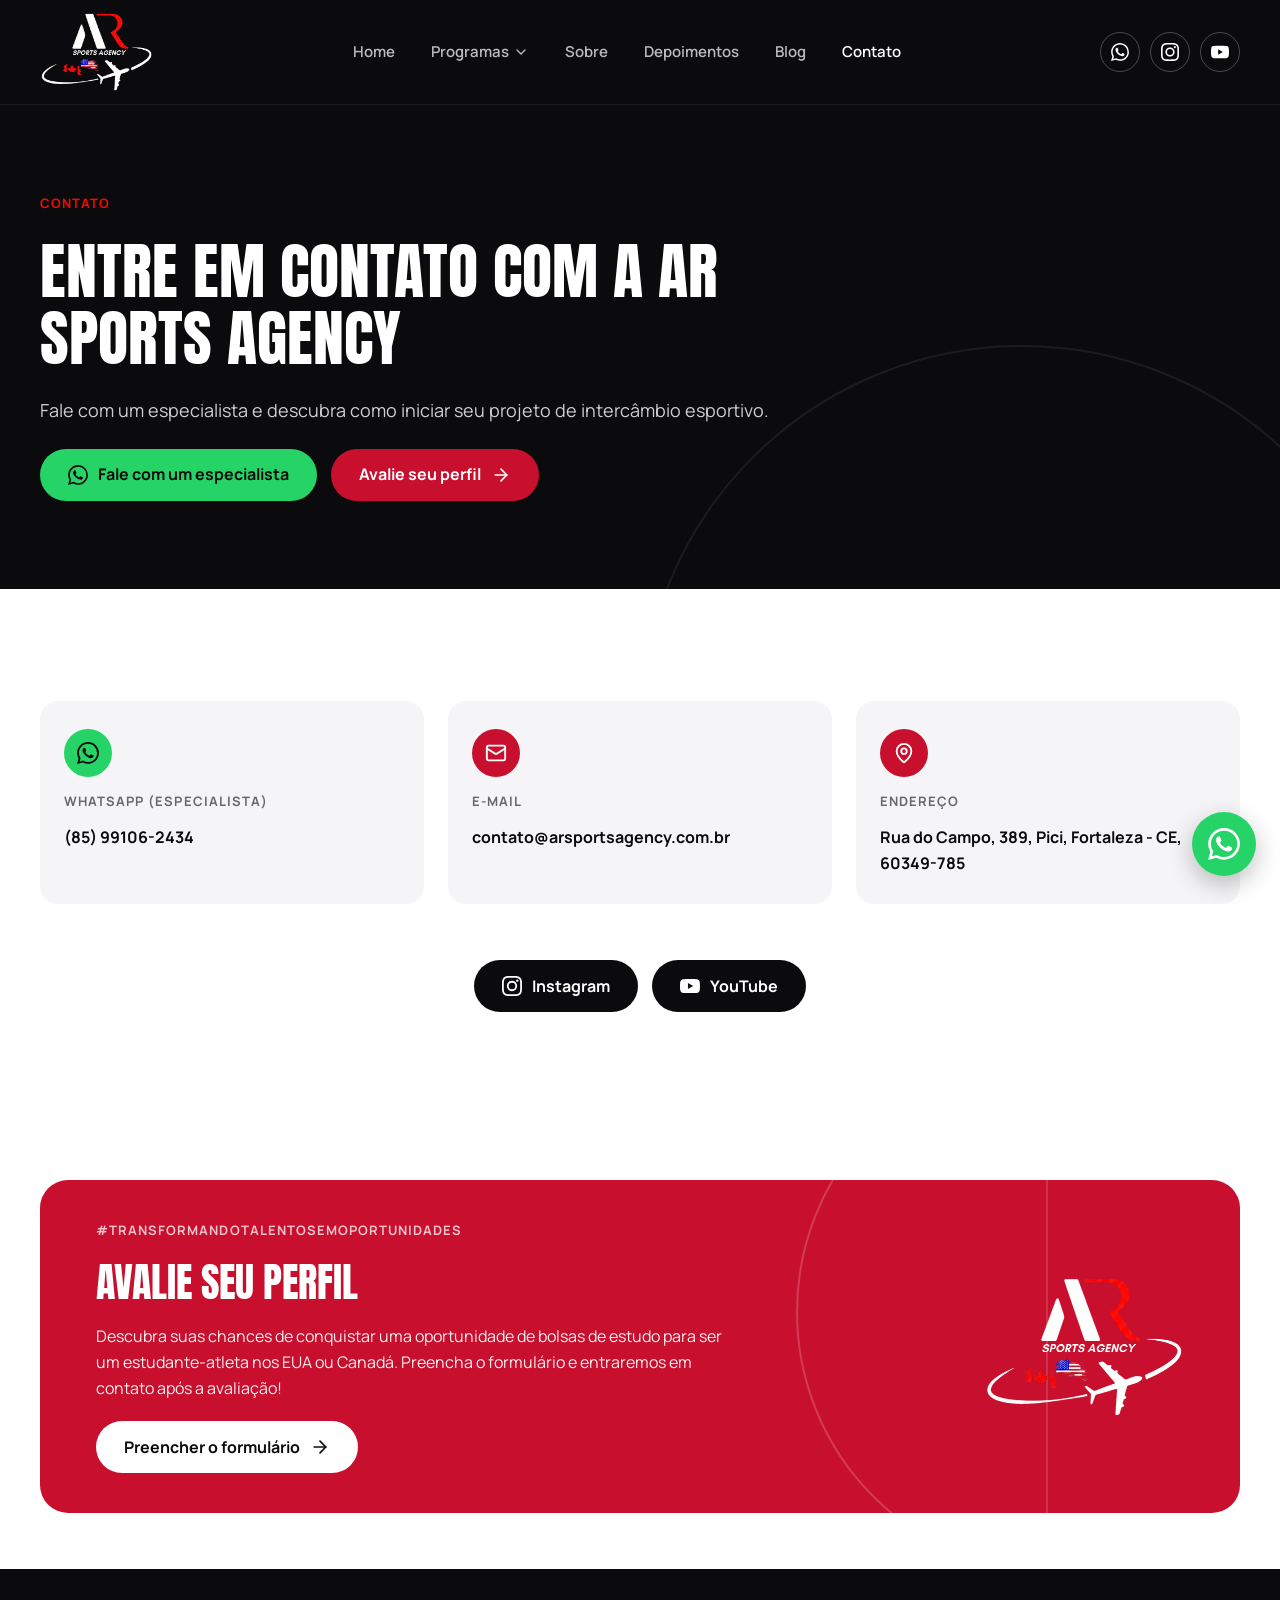
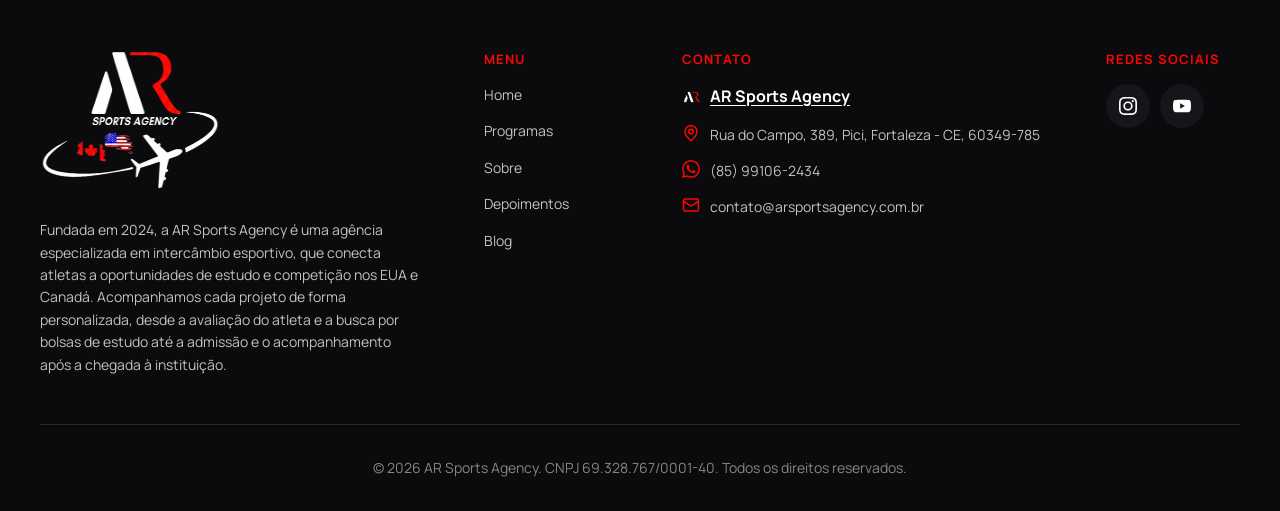
<file: contato/index.html>
<!doctype html><html lang="pt-BR"><head><meta charset="utf-8"><meta name="robots" content="noindex,nofollow"><meta name="viewport" content="width=device-width,initial-scale=1">
<title>Contato | AR Sports Agency | Intercâmbio Esportivo</title><meta name="description" content="Fale com a AR Sports Agency pelo WhatsApp ou e-mail e descubra como iniciar seu projeto de intercâmbio esportivo nos EUA e Canadá."><link rel="canonical" href="https://arsportsagency.com.br/contato/">
<meta property="og:type" content="website"><meta property="og:title" content="Contato | AR Sports Agency | Intercâmbio Esportivo"><meta property="og:description" content="Fale com a AR Sports Agency pelo WhatsApp ou e-mail e descubra como iniciar seu projeto de intercâmbio esportivo nos EUA e Canadá."><meta property="og:url" content="https://arsportsagency.com.br/contato/"><meta property="og:image" content="https://arsportsagency.com.br/assets/img/og.jpg"><meta property="og:locale" content="pt_BR">
<link rel="icon" href="../favicon.png"><meta name="theme-color" content="#0B0B0D">
<link rel="preconnect" href="https://fonts.googleapis.com"><link rel="preconnect" href="https://fonts.gstatic.com" crossorigin>
<link href="https://fonts.googleapis.com/css2?family=Anton&family=Manrope:wght@400;500;600;700;800&display=swap" rel="stylesheet">
<link rel="stylesheet" href="../assets/css/style.css?v=5"><script type="application/ld+json">{"@context": "https://schema.org", "@type": "Organization", "name": "AR Sports Agency", "url": "https://arsportsagency.com.br/", "logo": "https://arsportsagency.com.br/assets/img/logo.png", "email": "contato@arsportsagency.com.br", "telephone": "+55 85 99106-2434", "hasMap": "https://share.google/sRumZk0qRqVlAinR0", "foundingDate": "2024", "founder": {"@type": "Person", "name": "Adolfo Ramalho"}, "address": {"@type": "PostalAddress", "streetAddress": "Rua do Campo, 389, Pici", "postalCode": "60349-785", "addressLocality": "Fortaleza", "addressRegion": "CE", "addressCountry": "BR"}, "sameAs": ["https://www.instagram.com/arsportsagency_/", "https://www.youtube.com/@arsportsagency2024"], "slogan": "#TransformandoTalentosEmOportunidades"}</script></head>
<body id="topo"><header class="header"><div class="container">
<a class="logo" href="../index.html" aria-label="AR Sports Agency, página inicial"><img src="../assets/img/logo-full.webp" alt="AR Sports Agency" width="113" height="80"></a>
<nav class="nav" aria-label="Menu principal"><a href="../index.html">Home</a><div class="drop"><a href="../programas/index.html">Programas <svg aria-hidden="true" focusable="false" xmlns="http://www.w3.org/2000/svg" width="24" height="24" viewBox="0 0 24 24" fill="none" stroke="currentColor" stroke-width="2" stroke-linecap="round" stroke-linejoin="round"><path d="m6 9 6 6 6-6"/></svg></a><div class="drop-menu"><a href="../high-school/index.html"><span class="ic"><svg aria-hidden="true" focusable="false" xmlns="http://www.w3.org/2000/svg" width="24" height="24" viewBox="0 0 24 24" fill="none" stroke="currentColor" stroke-width="2" stroke-linecap="round" stroke-linejoin="round" > <path d="M21.42 10.922a1 1 0 0 0-.019-1.838L12.83 5.18a2 2 0 0 0-1.66 0L2.6 9.08a1 1 0 0 0 0 1.832l8.57 3.908a2 2 0 0 0 1.66 0z" /> <path d="M22 10v6" /> <path d="M6 12.5V16a6 3 0 0 0 12 0v-3.5" /> </svg></span><span><b>High School</b><span>Ensino Médio nos EUA</span></span></a><a href="../college-university/index.html"><span class="ic"><svg aria-hidden="true" focusable="false" xmlns="http://www.w3.org/2000/svg" width="24" height="24" viewBox="0 0 24 24" fill="none" stroke="currentColor" stroke-width="2" stroke-linecap="round" stroke-linejoin="round" > <path d="M6 9H4.5a2.5 2.5 0 0 1 0-5H6" /> <path d="M18 9h1.5a2.5 2.5 0 0 0 0-5H18" /> <path d="M4 22h16" /> <path d="M10 14.66V17c0 .55-.47.98-.97 1.21C7.85 18.75 7 20.24 7 22" /> <path d="M14 14.66V17c0 .55.47.98.97 1.21C16.15 18.75 17 20.24 17 22" /> <path d="M18 2H6v7a6 6 0 0 0 12 0V2Z" /> </svg></span><span><b>College & University</b><span>Graduação com bolsa nos EUA</span></span></a><a href="../programas-de-desenvolvimento/index.html"><span class="ic"><svg aria-hidden="true" focusable="false" xmlns="http://www.w3.org/2000/svg" width="24" height="24" viewBox="0 0 24 24" fill="none" stroke="currentColor" stroke-width="2" stroke-linecap="round" stroke-linejoin="round" > <path d="M14.4 14.4 9.6 9.6" /> <path d="M18.657 21.485a2 2 0 1 1-2.829-2.828l-1.767 1.768a2 2 0 1 1-2.829-2.829l6.364-6.364a2 2 0 1 1 2.829 2.829l-1.768 1.767a2 2 0 1 1 2.828 2.829z" /> <path d="m21.5 21.5-1.4-1.4" /> <path d="M3.9 3.9 2.5 2.5" /> <path d="M6.404 12.768a2 2 0 1 1-2.829-2.829l1.768-1.767a2 2 0 1 1-2.828-2.829l2.828-2.828a2 2 0 1 1 2.829 2.828l1.767-1.768a2 2 0 1 1 2.829 2.829z" /> </svg></span><span><b>Programas de Desenvolvimento</b><span>Evolução e exposição do atleta</span></span></a><a href="../camps-summer-programs/index.html"><span class="ic"><svg aria-hidden="true" focusable="false" xmlns="http://www.w3.org/2000/svg" width="24" height="24" viewBox="0 0 24 24" fill="none" stroke="currentColor" stroke-width="2" stroke-linecap="round" stroke-linejoin="round" > <path d="M17.8 19.2 16 11l3.5-3.5C21 6 21.5 4 21 3c-1-.5-3 0-4.5 1.5L13 8 4.8 6.2c-.5-.1-.9.1-1.1.5l-.3.5c-.2.5-.1 1 .3 1.3L9 12l-2 3H4l-1 1 3 2 2 3 1-1v-3l3-2 3.5 5.3c.3.4.8.5 1.3.3l.5-.2c.4-.3.6-.7.5-1.2z" /> </svg></span><span><b>Camps Esportivos</b><span>Summer Programs nos EUA</span></span></a><a class="todos" href="../programas/index.html">Ver todos os programas <svg aria-hidden="true" focusable="false" xmlns="http://www.w3.org/2000/svg" width="24" height="24" viewBox="0 0 24 24" fill="none" stroke="currentColor" stroke-width="2" stroke-linecap="round" stroke-linejoin="round" > <path d="M5 12h14" /> <path d="m12 5 7 7-7 7" /> </svg></a></div></div><a href="../sobre/index.html">Sobre</a><a href="../depoimentos/index.html">Depoimentos</a><a href="../blog/index.html">Blog</a><a href="../contato/index.html" class="ativo" aria-current="page">Contato</a><div class="redes" hidden-desktop><a href="https://wa.me/5585991062434?text=Ol%C3%A1%21%20Vim%20pelo%20site%20da%20AR%20Sports%20Agency%20e%20quero%20falar%20com%20um%20especialista%20sobre%20o%20interc%C3%A2mbio%20esportivo." target="_blank" rel="noopener" aria-label="WhatsApp"><svg aria-hidden="true" focusable="false" width="24" height="24" viewBox="0 0 24 24" xmlns="http://www.w3.org/2000/svg"><path fill="currentColor" d="M17.472 14.382c-.297-.149-1.758-.867-2.03-.967-.273-.099-.471-.148-.67.15-.197.297-.767.966-.94 1.164-.173.199-.347.223-.644.075-.297-.15-1.255-.463-2.39-1.475-.883-.788-1.48-1.761-1.653-2.059-.173-.297-.018-.458.13-.606.134-.133.298-.347.446-.52.149-.174.198-.298.298-.497.099-.198.05-.371-.025-.52-.075-.149-.669-1.612-.916-2.207-.242-.579-.487-.5-.669-.51-.173-.008-.371-.01-.57-.01-.198 0-.52.074-.792.372-.272.297-1.04 1.016-1.04 2.479 0 1.462 1.065 2.875 1.213 3.074.149.198 2.096 3.2 5.077 4.487.709.306 1.262.489 1.694.625.712.227 1.36.195 1.871.118.571-.085 1.758-.719 2.006-1.413.248-.694.248-1.289.173-1.413-.074-.124-.272-.198-.57-.347m-5.421 7.403h-.004a9.87 9.87 0 01-5.031-1.378l-.361-.214-3.741.982.998-3.648-.235-.374a9.86 9.86 0 01-1.51-5.26c.001-5.45 4.436-9.884 9.888-9.884 2.64 0 5.122 1.03 6.988 2.898a9.825 9.825 0 012.893 6.994c-.003 5.45-4.437 9.884-9.885 9.884m8.413-18.297A11.815 11.815 0 0012.05 0C5.495 0 .16 5.335.157 11.892c0 2.096.547 4.142 1.588 5.945L.057 24l6.305-1.654a11.882 11.882 0 005.683 1.448h.005c6.554 0 11.89-5.335 11.893-11.893a11.821 11.821 0 00-3.48-8.413Z"/></svg></a><a href="https://www.instagram.com/arsportsagency_/" target="_blank" rel="noopener" aria-label="Instagram"><svg aria-hidden="true" focusable="false" width="24" height="24" viewBox="0 0 24 24" xmlns="http://www.w3.org/2000/svg"><path fill="currentColor" d="M7.0301.084c-1.2768.0602-2.1487.264-2.911.5634-.7888.3075-1.4575.72-2.1228 1.3877-.6652.6677-1.075 1.3368-1.3802 2.127-.2954.7638-.4956 1.6365-.552 2.914-.0564 1.2775-.0689 1.6882-.0626 4.947.0062 3.2586.0206 3.6671.0825 4.9473.061 1.2765.264 2.1482.5635 2.9107.308.7889.72 1.4573 1.388 2.1228.6679.6655 1.3365 1.0743 2.1285 1.38.7632.295 1.6361.4961 2.9134.552 1.2773.056 1.6884.069 4.9462.0627 3.2578-.0062 3.668-.0207 4.9478-.0814 1.28-.0607 2.147-.2652 2.9098-.5633.7889-.3086 1.4578-.72 2.1228-1.3881.665-.6682 1.0745-1.3378 1.3795-2.1284.2957-.7632.4966-1.636.552-2.9124.056-1.2809.0692-1.6898.063-4.948-.0063-3.2583-.021-3.6668-.0817-4.9465-.0607-1.2797-.264-2.1487-.5633-2.9117-.3084-.7889-.72-1.4568-1.3876-2.1228C21.2982 1.33 20.628.9208 19.8378.6165 19.074.321 18.2017.1197 16.9244.0645 15.6471.0093 15.236-.005 11.977.0014 8.718.0076 8.31.0215 7.0301.0839m.1402 21.6932c-1.17-.0509-1.8053-.2453-2.2287-.408-.5606-.216-.96-.4771-1.3819-.895-.422-.4178-.6811-.8186-.9-1.378-.1644-.4234-.3624-1.058-.4171-2.228-.0595-1.2645-.072-1.6442-.079-4.848-.007-3.2037.0053-3.583.0607-4.848.05-1.169.2456-1.805.408-2.2282.216-.5613.4762-.96.895-1.3816.4188-.4217.8184-.6814 1.3783-.9003.423-.1651 1.0575-.3614 2.227-.4171 1.2655-.06 1.6447-.072 4.848-.079 3.2033-.007 3.5835.005 4.8495.0608 1.169.0508 1.8053.2445 2.228.408.5608.216.96.4754 1.3816.895.4217.4194.6816.8176.9005 1.3787.1653.4217.3617 1.056.4169 2.2263.0602 1.2655.0739 1.645.0796 4.848.0058 3.203-.0055 3.5834-.061 4.848-.051 1.17-.245 1.8055-.408 2.2294-.216.5604-.4763.96-.8954 1.3814-.419.4215-.8181.6811-1.3783.9-.4224.1649-1.0577.3617-2.2262.4174-1.2656.0595-1.6448.072-4.8493.079-3.2045.007-3.5825-.006-4.848-.0608M16.953 5.5864A1.44 1.44 0 1 0 18.39 4.144a1.44 1.44 0 0 0-1.437 1.4424M5.8385 12.012c.0067 3.4032 2.7706 6.1557 6.173 6.1493 3.4026-.0065 6.157-2.7701 6.1506-6.1733-.0065-3.4032-2.771-6.1565-6.174-6.1498-3.403.0067-6.156 2.771-6.1496 6.1738M8 12.0077a4 4 0 1 1 4.008 3.9921A3.9996 3.9996 0 0 1 8 12.0077"/></svg></a><a href="https://www.youtube.com/@arsportsagency2024" target="_blank" rel="noopener" aria-label="YouTube"><svg aria-hidden="true" focusable="false" width="24" height="24" viewBox="0 0 24 24" xmlns="http://www.w3.org/2000/svg"><path fill="currentColor" d="M23.498 6.186a3.016 3.016 0 0 0-2.122-2.136C19.505 3.545 12 3.545 12 3.545s-7.505 0-9.377.505A3.017 3.017 0 0 0 .502 6.186C0 8.07 0 12 0 12s0 3.93.502 5.814a3.016 3.016 0 0 0 2.122 2.136c1.871.505 9.376.505 9.376.505s7.505 0 9.377-.505a3.015 3.015 0 0 0 2.122-2.136C24 15.93 24 12 24 12s0-3.93-.502-5.814zM9.545 15.568V8.432L15.818 12l-6.273 3.568z"/></svg></a></div></nav>
<div class="redes topo-redes"><a href="https://wa.me/5585991062434?text=Ol%C3%A1%21%20Vim%20pelo%20site%20da%20AR%20Sports%20Agency%20e%20quero%20falar%20com%20um%20especialista%20sobre%20o%20interc%C3%A2mbio%20esportivo." target="_blank" rel="noopener" aria-label="WhatsApp"><svg aria-hidden="true" focusable="false" width="24" height="24" viewBox="0 0 24 24" xmlns="http://www.w3.org/2000/svg"><path fill="currentColor" d="M17.472 14.382c-.297-.149-1.758-.867-2.03-.967-.273-.099-.471-.148-.67.15-.197.297-.767.966-.94 1.164-.173.199-.347.223-.644.075-.297-.15-1.255-.463-2.39-1.475-.883-.788-1.48-1.761-1.653-2.059-.173-.297-.018-.458.13-.606.134-.133.298-.347.446-.52.149-.174.198-.298.298-.497.099-.198.05-.371-.025-.52-.075-.149-.669-1.612-.916-2.207-.242-.579-.487-.5-.669-.51-.173-.008-.371-.01-.57-.01-.198 0-.52.074-.792.372-.272.297-1.04 1.016-1.04 2.479 0 1.462 1.065 2.875 1.213 3.074.149.198 2.096 3.2 5.077 4.487.709.306 1.262.489 1.694.625.712.227 1.36.195 1.871.118.571-.085 1.758-.719 2.006-1.413.248-.694.248-1.289.173-1.413-.074-.124-.272-.198-.57-.347m-5.421 7.403h-.004a9.87 9.87 0 01-5.031-1.378l-.361-.214-3.741.982.998-3.648-.235-.374a9.86 9.86 0 01-1.51-5.26c.001-5.45 4.436-9.884 9.888-9.884 2.64 0 5.122 1.03 6.988 2.898a9.825 9.825 0 012.893 6.994c-.003 5.45-4.437 9.884-9.885 9.884m8.413-18.297A11.815 11.815 0 0012.05 0C5.495 0 .16 5.335.157 11.892c0 2.096.547 4.142 1.588 5.945L.057 24l6.305-1.654a11.882 11.882 0 005.683 1.448h.005c6.554 0 11.89-5.335 11.893-11.893a11.821 11.821 0 00-3.48-8.413Z"/></svg></a><a href="https://www.instagram.com/arsportsagency_/" target="_blank" rel="noopener" aria-label="Instagram"><svg aria-hidden="true" focusable="false" width="24" height="24" viewBox="0 0 24 24" xmlns="http://www.w3.org/2000/svg"><path fill="currentColor" d="M7.0301.084c-1.2768.0602-2.1487.264-2.911.5634-.7888.3075-1.4575.72-2.1228 1.3877-.6652.6677-1.075 1.3368-1.3802 2.127-.2954.7638-.4956 1.6365-.552 2.914-.0564 1.2775-.0689 1.6882-.0626 4.947.0062 3.2586.0206 3.6671.0825 4.9473.061 1.2765.264 2.1482.5635 2.9107.308.7889.72 1.4573 1.388 2.1228.6679.6655 1.3365 1.0743 2.1285 1.38.7632.295 1.6361.4961 2.9134.552 1.2773.056 1.6884.069 4.9462.0627 3.2578-.0062 3.668-.0207 4.9478-.0814 1.28-.0607 2.147-.2652 2.9098-.5633.7889-.3086 1.4578-.72 2.1228-1.3881.665-.6682 1.0745-1.3378 1.3795-2.1284.2957-.7632.4966-1.636.552-2.9124.056-1.2809.0692-1.6898.063-4.948-.0063-3.2583-.021-3.6668-.0817-4.9465-.0607-1.2797-.264-2.1487-.5633-2.9117-.3084-.7889-.72-1.4568-1.3876-2.1228C21.2982 1.33 20.628.9208 19.8378.6165 19.074.321 18.2017.1197 16.9244.0645 15.6471.0093 15.236-.005 11.977.0014 8.718.0076 8.31.0215 7.0301.0839m.1402 21.6932c-1.17-.0509-1.8053-.2453-2.2287-.408-.5606-.216-.96-.4771-1.3819-.895-.422-.4178-.6811-.8186-.9-1.378-.1644-.4234-.3624-1.058-.4171-2.228-.0595-1.2645-.072-1.6442-.079-4.848-.007-3.2037.0053-3.583.0607-4.848.05-1.169.2456-1.805.408-2.2282.216-.5613.4762-.96.895-1.3816.4188-.4217.8184-.6814 1.3783-.9003.423-.1651 1.0575-.3614 2.227-.4171 1.2655-.06 1.6447-.072 4.848-.079 3.2033-.007 3.5835.005 4.8495.0608 1.169.0508 1.8053.2445 2.228.408.5608.216.96.4754 1.3816.895.4217.4194.6816.8176.9005 1.3787.1653.4217.3617 1.056.4169 2.2263.0602 1.2655.0739 1.645.0796 4.848.0058 3.203-.0055 3.5834-.061 4.848-.051 1.17-.245 1.8055-.408 2.2294-.216.5604-.4763.96-.8954 1.3814-.419.4215-.8181.6811-1.3783.9-.4224.1649-1.0577.3617-2.2262.4174-1.2656.0595-1.6448.072-4.8493.079-3.2045.007-3.5825-.006-4.848-.0608M16.953 5.5864A1.44 1.44 0 1 0 18.39 4.144a1.44 1.44 0 0 0-1.437 1.4424M5.8385 12.012c.0067 3.4032 2.7706 6.1557 6.173 6.1493 3.4026-.0065 6.157-2.7701 6.1506-6.1733-.0065-3.4032-2.771-6.1565-6.174-6.1498-3.403.0067-6.156 2.771-6.1496 6.1738M8 12.0077a4 4 0 1 1 4.008 3.9921A3.9996 3.9996 0 0 1 8 12.0077"/></svg></a><a href="https://www.youtube.com/@arsportsagency2024" target="_blank" rel="noopener" aria-label="YouTube"><svg aria-hidden="true" focusable="false" width="24" height="24" viewBox="0 0 24 24" xmlns="http://www.w3.org/2000/svg"><path fill="currentColor" d="M23.498 6.186a3.016 3.016 0 0 0-2.122-2.136C19.505 3.545 12 3.545 12 3.545s-7.505 0-9.377.505A3.017 3.017 0 0 0 .502 6.186C0 8.07 0 12 0 12s0 3.93.502 5.814a3.016 3.016 0 0 0 2.122 2.136c1.871.505 9.376.505 9.376.505s7.505 0 9.377-.505a3.015 3.015 0 0 0 2.122-2.136C24 15.93 24 12 24 12s0-3.93-.502-5.814zM9.545 15.568V8.432L15.818 12l-6.273 3.568z"/></svg></a></div>
<button class="menu-btn" aria-label="Abrir menu" aria-expanded="false"><svg aria-hidden="true" focusable="false" xmlns="http://www.w3.org/2000/svg" width="24" height="24" viewBox="0 0 24 24" fill="none" stroke="currentColor" stroke-width="2" stroke-linecap="round"><path d="M4 6h16M4 12h16M4 18h16"/></svg></button>
</div></header><main><section class="hero sem-foto"><div class="container"><div class="conteudo"><span class="rotulo">Contato</span><h1>Entre em Contato com a AR Sports Agency</h1><p>Fale com um especialista e descubra como iniciar seu projeto de intercâmbio esportivo.</p><div class="btns"><a class="btn btn-wpp" href="https://wa.me/5585991062434?text=Ol%C3%A1%21%20Vim%20pelo%20site%20da%20AR%20Sports%20Agency%20e%20quero%20falar%20com%20um%20especialista%20sobre%20o%20interc%C3%A2mbio%20esportivo." target="_blank" rel="noopener"><svg aria-hidden="true" focusable="false" width="24" height="24" viewBox="0 0 24 24" xmlns="http://www.w3.org/2000/svg"><path fill="currentColor" d="M17.472 14.382c-.297-.149-1.758-.867-2.03-.967-.273-.099-.471-.148-.67.15-.197.297-.767.966-.94 1.164-.173.199-.347.223-.644.075-.297-.15-1.255-.463-2.39-1.475-.883-.788-1.48-1.761-1.653-2.059-.173-.297-.018-.458.13-.606.134-.133.298-.347.446-.52.149-.174.198-.298.298-.497.099-.198.05-.371-.025-.52-.075-.149-.669-1.612-.916-2.207-.242-.579-.487-.5-.669-.51-.173-.008-.371-.01-.57-.01-.198 0-.52.074-.792.372-.272.297-1.04 1.016-1.04 2.479 0 1.462 1.065 2.875 1.213 3.074.149.198 2.096 3.2 5.077 4.487.709.306 1.262.489 1.694.625.712.227 1.36.195 1.871.118.571-.085 1.758-.719 2.006-1.413.248-.694.248-1.289.173-1.413-.074-.124-.272-.198-.57-.347m-5.421 7.403h-.004a9.87 9.87 0 01-5.031-1.378l-.361-.214-3.741.982.998-3.648-.235-.374a9.86 9.86 0 01-1.51-5.26c.001-5.45 4.436-9.884 9.888-9.884 2.64 0 5.122 1.03 6.988 2.898a9.825 9.825 0 012.893 6.994c-.003 5.45-4.437 9.884-9.885 9.884m8.413-18.297A11.815 11.815 0 0012.05 0C5.495 0 .16 5.335.157 11.892c0 2.096.547 4.142 1.588 5.945L.057 24l6.305-1.654a11.882 11.882 0 005.683 1.448h.005c6.554 0 11.89-5.335 11.893-11.893a11.821 11.821 0 00-3.48-8.413Z"/></svg>Fale com um especialista</a><a class="btn btn-primario" href="https://ar-sports-agency.vercel.app/" target="_blank" rel="noopener">Avalie seu perfil<svg aria-hidden="true" focusable="false" xmlns="http://www.w3.org/2000/svg" width="24" height="24" viewBox="0 0 24 24" fill="none" stroke="currentColor" stroke-width="2" stroke-linecap="round" stroke-linejoin="round" > <path d="M5 12h14" /> <path d="m12 5 7 7-7 7" /> </svg></a></div></div></div></section><section class="secao"><div class="container"><div class="grid3 contatos"><a class="ccard" href="https://wa.me/5585991062434?text=Ol%C3%A1%21%20Vim%20pelo%20site%20da%20AR%20Sports%20Agency%20e%20quero%20falar%20com%20um%20especialista%20sobre%20o%20interc%C3%A2mbio%20esportivo." target="_blank" rel="noopener"><i><svg aria-hidden="true" focusable="false" width="24" height="24" viewBox="0 0 24 24" xmlns="http://www.w3.org/2000/svg"><path fill="currentColor" d="M17.472 14.382c-.297-.149-1.758-.867-2.03-.967-.273-.099-.471-.148-.67.15-.197.297-.767.966-.94 1.164-.173.199-.347.223-.644.075-.297-.15-1.255-.463-2.39-1.475-.883-.788-1.48-1.761-1.653-2.059-.173-.297-.018-.458.13-.606.134-.133.298-.347.446-.52.149-.174.198-.298.298-.497.099-.198.05-.371-.025-.52-.075-.149-.669-1.612-.916-2.207-.242-.579-.487-.5-.669-.51-.173-.008-.371-.01-.57-.01-.198 0-.52.074-.792.372-.272.297-1.04 1.016-1.04 2.479 0 1.462 1.065 2.875 1.213 3.074.149.198 2.096 3.2 5.077 4.487.709.306 1.262.489 1.694.625.712.227 1.36.195 1.871.118.571-.085 1.758-.719 2.006-1.413.248-.694.248-1.289.173-1.413-.074-.124-.272-.198-.57-.347m-5.421 7.403h-.004a9.87 9.87 0 01-5.031-1.378l-.361-.214-3.741.982.998-3.648-.235-.374a9.86 9.86 0 01-1.51-5.26c.001-5.45 4.436-9.884 9.888-9.884 2.64 0 5.122 1.03 6.988 2.898a9.825 9.825 0 012.893 6.994c-.003 5.45-4.437 9.884-9.885 9.884m8.413-18.297A11.815 11.815 0 0012.05 0C5.495 0 .16 5.335.157 11.892c0 2.096.547 4.142 1.588 5.945L.057 24l6.305-1.654a11.882 11.882 0 005.683 1.448h.005c6.554 0 11.89-5.335 11.893-11.893a11.821 11.821 0 00-3.48-8.413Z"/></svg></i><small>WhatsApp (especialista)</small><b>(85) 99106-2434</b></a><a class="ccard" href="mailto:contato@arsportsagency.com.br"><i><svg aria-hidden="true" focusable="false" xmlns="http://www.w3.org/2000/svg" width="24" height="24" viewBox="0 0 24 24" fill="none" stroke="currentColor" stroke-width="2" stroke-linecap="round" stroke-linejoin="round" > <rect width="20" height="16" x="2" y="4" rx="2" /> <path d="m22 7-8.97 5.7a1.94 1.94 0 0 1-2.06 0L2 7" /> </svg></i><small>E-mail</small><b>contato@arsportsagency.com.br</b></a><a class="ccard" href="https://share.google/sRumZk0qRqVlAinR0" target="_blank" rel="noopener"><i><svg aria-hidden="true" focusable="false" xmlns="http://www.w3.org/2000/svg" width="24" height="24" viewBox="0 0 24 24" fill="none" stroke="currentColor" stroke-width="2" stroke-linecap="round" stroke-linejoin="round" > <path d="M20 10c0 4.993-5.539 10.193-7.399 11.799a1 1 0 0 1-1.202 0C9.539 20.193 4 14.993 4 10a8 8 0 0 1 16 0" /> <circle cx="12" cy="10" r="3" /> </svg></i><small>Endereço</small><b>Rua do Campo, 389, Pici, Fortaleza - CE, 60349-785</b></a></div><div class="btns" style="justify-content:center"><a class="btn btn-escuro" href="https://www.instagram.com/arsportsagency_/" target="_blank" rel="noopener"><svg aria-hidden="true" focusable="false" width="24" height="24" viewBox="0 0 24 24" xmlns="http://www.w3.org/2000/svg"><path fill="currentColor" d="M7.0301.084c-1.2768.0602-2.1487.264-2.911.5634-.7888.3075-1.4575.72-2.1228 1.3877-.6652.6677-1.075 1.3368-1.3802 2.127-.2954.7638-.4956 1.6365-.552 2.914-.0564 1.2775-.0689 1.6882-.0626 4.947.0062 3.2586.0206 3.6671.0825 4.9473.061 1.2765.264 2.1482.5635 2.9107.308.7889.72 1.4573 1.388 2.1228.6679.6655 1.3365 1.0743 2.1285 1.38.7632.295 1.6361.4961 2.9134.552 1.2773.056 1.6884.069 4.9462.0627 3.2578-.0062 3.668-.0207 4.9478-.0814 1.28-.0607 2.147-.2652 2.9098-.5633.7889-.3086 1.4578-.72 2.1228-1.3881.665-.6682 1.0745-1.3378 1.3795-2.1284.2957-.7632.4966-1.636.552-2.9124.056-1.2809.0692-1.6898.063-4.948-.0063-3.2583-.021-3.6668-.0817-4.9465-.0607-1.2797-.264-2.1487-.5633-2.9117-.3084-.7889-.72-1.4568-1.3876-2.1228C21.2982 1.33 20.628.9208 19.8378.6165 19.074.321 18.2017.1197 16.9244.0645 15.6471.0093 15.236-.005 11.977.0014 8.718.0076 8.31.0215 7.0301.0839m.1402 21.6932c-1.17-.0509-1.8053-.2453-2.2287-.408-.5606-.216-.96-.4771-1.3819-.895-.422-.4178-.6811-.8186-.9-1.378-.1644-.4234-.3624-1.058-.4171-2.228-.0595-1.2645-.072-1.6442-.079-4.848-.007-3.2037.0053-3.583.0607-4.848.05-1.169.2456-1.805.408-2.2282.216-.5613.4762-.96.895-1.3816.4188-.4217.8184-.6814 1.3783-.9003.423-.1651 1.0575-.3614 2.227-.4171 1.2655-.06 1.6447-.072 4.848-.079 3.2033-.007 3.5835.005 4.8495.0608 1.169.0508 1.8053.2445 2.228.408.5608.216.96.4754 1.3816.895.4217.4194.6816.8176.9005 1.3787.1653.4217.3617 1.056.4169 2.2263.0602 1.2655.0739 1.645.0796 4.848.0058 3.203-.0055 3.5834-.061 4.848-.051 1.17-.245 1.8055-.408 2.2294-.216.5604-.4763.96-.8954 1.3814-.419.4215-.8181.6811-1.3783.9-.4224.1649-1.0577.3617-2.2262.4174-1.2656.0595-1.6448.072-4.8493.079-3.2045.007-3.5825-.006-4.848-.0608M16.953 5.5864A1.44 1.44 0 1 0 18.39 4.144a1.44 1.44 0 0 0-1.437 1.4424M5.8385 12.012c.0067 3.4032 2.7706 6.1557 6.173 6.1493 3.4026-.0065 6.157-2.7701 6.1506-6.1733-.0065-3.4032-2.771-6.1565-6.174-6.1498-3.403.0067-6.156 2.771-6.1496 6.1738M8 12.0077a4 4 0 1 1 4.008 3.9921A3.9996 3.9996 0 0 1 8 12.0077"/></svg>Instagram</a><a class="btn btn-escuro" href="https://www.youtube.com/@arsportsagency2024" target="_blank" rel="noopener"><svg aria-hidden="true" focusable="false" width="24" height="24" viewBox="0 0 24 24" xmlns="http://www.w3.org/2000/svg"><path fill="currentColor" d="M23.498 6.186a3.016 3.016 0 0 0-2.122-2.136C19.505 3.545 12 3.545 12 3.545s-7.505 0-9.377.505A3.017 3.017 0 0 0 .502 6.186C0 8.07 0 12 0 12s0 3.93.502 5.814a3.016 3.016 0 0 0 2.122 2.136c1.871.505 9.376.505 9.376.505s7.505 0 9.377-.505a3.015 3.015 0 0 0 2.122-2.136C24 15.93 24 12 24 12s0-3.93-.502-5.814zM9.545 15.568V8.432L15.818 12l-6.273 3.568z"/></svg>YouTube</a></div></div></section><section class="cta"><div class="container"><a class="cta-card" href="https://ar-sports-agency.vercel.app/" target="_blank" rel="noopener">
<div class="texto"><span>#TransformandoTalentosEmOportunidades</span><p class="cta-tit">Avalie seu perfil</p><p>Descubra suas chances de conquistar uma oportunidade de bolsas de estudo para ser um estudante-atleta nos EUA ou Canadá. Preencha o formulário e entraremos em contato após a avaliação!</p><span class="btn btn-branco">Preencher o formulário <svg aria-hidden="true" focusable="false" xmlns="http://www.w3.org/2000/svg" width="24" height="24" viewBox="0 0 24 24" fill="none" stroke="currentColor" stroke-width="2" stroke-linecap="round" stroke-linejoin="round" > <path d="M5 12h14" /> <path d="m12 5 7 7-7 7" /> </svg></span></div>
<img src="../assets/img/logo-full.webp" alt="" width="200" height="142" loading="lazy"></a></div></section></main><footer class="footer"><div class="container">
<div class="topo">
<div class="sobre"><img src="../assets/img/logo-full.webp" alt="AR Sports Agency" width="200" height="142" loading="lazy"><p>Fundada em 2024, a AR Sports Agency é uma agência especializada em intercâmbio esportivo, que conecta atletas a oportunidades de estudo e competição nos EUA e Canadá. Acompanhamos cada projeto de forma personalizada, desde a avaliação do atleta e a busca por bolsas de estudo até a admissão e o acompanhamento após a chegada à instituição.</p></div>
<div><p class="ftit">Menu</p><ul><li><a href="../index.html">Home</a></li><li><a href="../programas/index.html">Programas</a></li><li><a href="../sobre/index.html">Sobre</a></li><li><a href="../depoimentos/index.html">Depoimentos</a></li><li><a href="../blog/index.html">Blog</a></li></ul></div>
<div class="nap"><p class="ftit">Contato</p><ul><li><a class="gbp" href="https://share.google/sRumZk0qRqVlAinR0" target="_blank" rel="noopener"><img class="fav" src="../favicon.png" alt="" width="20" height="20"><strong>AR Sports Agency</strong></a></li><li><svg aria-hidden="true" focusable="false" xmlns="http://www.w3.org/2000/svg" width="24" height="24" viewBox="0 0 24 24" fill="none" stroke="currentColor" stroke-width="2" stroke-linecap="round" stroke-linejoin="round" > <path d="M20 10c0 4.993-5.539 10.193-7.399 11.799a1 1 0 0 1-1.202 0C9.539 20.193 4 14.993 4 10a8 8 0 0 1 16 0" /> <circle cx="12" cy="10" r="3" /> </svg><a href="https://share.google/sRumZk0qRqVlAinR0" target="_blank" rel="noopener">Rua do Campo, 389, Pici, Fortaleza - CE, 60349-785</a></li><li><svg aria-hidden="true" focusable="false" width="24" height="24" viewBox="0 0 24 24" xmlns="http://www.w3.org/2000/svg"><path fill="currentColor" d="M17.472 14.382c-.297-.149-1.758-.867-2.03-.967-.273-.099-.471-.148-.67.15-.197.297-.767.966-.94 1.164-.173.199-.347.223-.644.075-.297-.15-1.255-.463-2.39-1.475-.883-.788-1.48-1.761-1.653-2.059-.173-.297-.018-.458.13-.606.134-.133.298-.347.446-.52.149-.174.198-.298.298-.497.099-.198.05-.371-.025-.52-.075-.149-.669-1.612-.916-2.207-.242-.579-.487-.5-.669-.51-.173-.008-.371-.01-.57-.01-.198 0-.52.074-.792.372-.272.297-1.04 1.016-1.04 2.479 0 1.462 1.065 2.875 1.213 3.074.149.198 2.096 3.2 5.077 4.487.709.306 1.262.489 1.694.625.712.227 1.36.195 1.871.118.571-.085 1.758-.719 2.006-1.413.248-.694.248-1.289.173-1.413-.074-.124-.272-.198-.57-.347m-5.421 7.403h-.004a9.87 9.87 0 01-5.031-1.378l-.361-.214-3.741.982.998-3.648-.235-.374a9.86 9.86 0 01-1.51-5.26c.001-5.45 4.436-9.884 9.888-9.884 2.64 0 5.122 1.03 6.988 2.898a9.825 9.825 0 012.893 6.994c-.003 5.45-4.437 9.884-9.885 9.884m8.413-18.297A11.815 11.815 0 0012.05 0C5.495 0 .16 5.335.157 11.892c0 2.096.547 4.142 1.588 5.945L.057 24l6.305-1.654a11.882 11.882 0 005.683 1.448h.005c6.554 0 11.89-5.335 11.893-11.893a11.821 11.821 0 00-3.48-8.413Z"/></svg><a href="https://wa.me/5585991062434?text=Ol%C3%A1%21%20Vim%20pelo%20site%20da%20AR%20Sports%20Agency%20e%20quero%20falar%20com%20um%20especialista%20sobre%20o%20interc%C3%A2mbio%20esportivo." target="_blank" rel="noopener">(85) 99106-2434</a></li><li><svg aria-hidden="true" focusable="false" xmlns="http://www.w3.org/2000/svg" width="24" height="24" viewBox="0 0 24 24" fill="none" stroke="currentColor" stroke-width="2" stroke-linecap="round" stroke-linejoin="round" > <rect width="20" height="16" x="2" y="4" rx="2" /> <path d="m22 7-8.97 5.7a1.94 1.94 0 0 1-2.06 0L2 7" /> </svg><a href="mailto:contato@arsportsagency.com.br">contato@arsportsagency.com.br</a></li></ul></div>
<div><p class="ftit">Redes sociais</p><div class="redes"><a href="https://www.instagram.com/arsportsagency_/" target="_blank" rel="noopener" aria-label="Instagram"><svg aria-hidden="true" focusable="false" width="24" height="24" viewBox="0 0 24 24" xmlns="http://www.w3.org/2000/svg"><path fill="currentColor" d="M7.0301.084c-1.2768.0602-2.1487.264-2.911.5634-.7888.3075-1.4575.72-2.1228 1.3877-.6652.6677-1.075 1.3368-1.3802 2.127-.2954.7638-.4956 1.6365-.552 2.914-.0564 1.2775-.0689 1.6882-.0626 4.947.0062 3.2586.0206 3.6671.0825 4.9473.061 1.2765.264 2.1482.5635 2.9107.308.7889.72 1.4573 1.388 2.1228.6679.6655 1.3365 1.0743 2.1285 1.38.7632.295 1.6361.4961 2.9134.552 1.2773.056 1.6884.069 4.9462.0627 3.2578-.0062 3.668-.0207 4.9478-.0814 1.28-.0607 2.147-.2652 2.9098-.5633.7889-.3086 1.4578-.72 2.1228-1.3881.665-.6682 1.0745-1.3378 1.3795-2.1284.2957-.7632.4966-1.636.552-2.9124.056-1.2809.0692-1.6898.063-4.948-.0063-3.2583-.021-3.6668-.0817-4.9465-.0607-1.2797-.264-2.1487-.5633-2.9117-.3084-.7889-.72-1.4568-1.3876-2.1228C21.2982 1.33 20.628.9208 19.8378.6165 19.074.321 18.2017.1197 16.9244.0645 15.6471.0093 15.236-.005 11.977.0014 8.718.0076 8.31.0215 7.0301.0839m.1402 21.6932c-1.17-.0509-1.8053-.2453-2.2287-.408-.5606-.216-.96-.4771-1.3819-.895-.422-.4178-.6811-.8186-.9-1.378-.1644-.4234-.3624-1.058-.4171-2.228-.0595-1.2645-.072-1.6442-.079-4.848-.007-3.2037.0053-3.583.0607-4.848.05-1.169.2456-1.805.408-2.2282.216-.5613.4762-.96.895-1.3816.4188-.4217.8184-.6814 1.3783-.9003.423-.1651 1.0575-.3614 2.227-.4171 1.2655-.06 1.6447-.072 4.848-.079 3.2033-.007 3.5835.005 4.8495.0608 1.169.0508 1.8053.2445 2.228.408.5608.216.96.4754 1.3816.895.4217.4194.6816.8176.9005 1.3787.1653.4217.3617 1.056.4169 2.2263.0602 1.2655.0739 1.645.0796 4.848.0058 3.203-.0055 3.5834-.061 4.848-.051 1.17-.245 1.8055-.408 2.2294-.216.5604-.4763.96-.8954 1.3814-.419.4215-.8181.6811-1.3783.9-.4224.1649-1.0577.3617-2.2262.4174-1.2656.0595-1.6448.072-4.8493.079-3.2045.007-3.5825-.006-4.848-.0608M16.953 5.5864A1.44 1.44 0 1 0 18.39 4.144a1.44 1.44 0 0 0-1.437 1.4424M5.8385 12.012c.0067 3.4032 2.7706 6.1557 6.173 6.1493 3.4026-.0065 6.157-2.7701 6.1506-6.1733-.0065-3.4032-2.771-6.1565-6.174-6.1498-3.403.0067-6.156 2.771-6.1496 6.1738M8 12.0077a4 4 0 1 1 4.008 3.9921A3.9996 3.9996 0 0 1 8 12.0077"/></svg></a><a href="https://www.youtube.com/@arsportsagency2024" target="_blank" rel="noopener" aria-label="Canal da AR Sports Agency no YouTube"><svg aria-hidden="true" focusable="false" width="24" height="24" viewBox="0 0 24 24" xmlns="http://www.w3.org/2000/svg"><path fill="currentColor" d="M23.498 6.186a3.016 3.016 0 0 0-2.122-2.136C19.505 3.545 12 3.545 12 3.545s-7.505 0-9.377.505A3.017 3.017 0 0 0 .502 6.186C0 8.07 0 12 0 12s0 3.93.502 5.814a3.016 3.016 0 0 0 2.122 2.136c1.871.505 9.376.505 9.376.505s7.505 0 9.377-.505a3.015 3.015 0 0 0 2.122-2.136C24 15.93 24 12 24 12s0-3.93-.502-5.814zM9.545 15.568V8.432L15.818 12l-6.273 3.568z"/></svg></a></div></div>
</div>
<div class="base"><span>© 2026 AR Sports Agency. CNPJ 69.328.767/0001-40. Todos os direitos reservados.</span></div>
</div></footer>
<a class="wpp-flutuante" href="https://wa.me/5585991062434?text=Ol%C3%A1%21%20Vim%20pelo%20site%20da%20AR%20Sports%20Agency%20e%20quero%20falar%20com%20um%20especialista%20sobre%20o%20interc%C3%A2mbio%20esportivo." target="_blank" rel="noopener" aria-label="Fale com um especialista pelo WhatsApp"><svg aria-hidden="true" focusable="false" width="24" height="24" viewBox="0 0 24 24" xmlns="http://www.w3.org/2000/svg"><path fill="currentColor" d="M17.472 14.382c-.297-.149-1.758-.867-2.03-.967-.273-.099-.471-.148-.67.15-.197.297-.767.966-.94 1.164-.173.199-.347.223-.644.075-.297-.15-1.255-.463-2.39-1.475-.883-.788-1.48-1.761-1.653-2.059-.173-.297-.018-.458.13-.606.134-.133.298-.347.446-.52.149-.174.198-.298.298-.497.099-.198.05-.371-.025-.52-.075-.149-.669-1.612-.916-2.207-.242-.579-.487-.5-.669-.51-.173-.008-.371-.01-.57-.01-.198 0-.52.074-.792.372-.272.297-1.04 1.016-1.04 2.479 0 1.462 1.065 2.875 1.213 3.074.149.198 2.096 3.2 5.077 4.487.709.306 1.262.489 1.694.625.712.227 1.36.195 1.871.118.571-.085 1.758-.719 2.006-1.413.248-.694.248-1.289.173-1.413-.074-.124-.272-.198-.57-.347m-5.421 7.403h-.004a9.87 9.87 0 01-5.031-1.378l-.361-.214-3.741.982.998-3.648-.235-.374a9.86 9.86 0 01-1.51-5.26c.001-5.45 4.436-9.884 9.888-9.884 2.64 0 5.122 1.03 6.988 2.898a9.825 9.825 0 012.893 6.994c-.003 5.45-4.437 9.884-9.885 9.884m8.413-18.297A11.815 11.815 0 0012.05 0C5.495 0 .16 5.335.157 11.892c0 2.096.547 4.142 1.588 5.945L.057 24l6.305-1.654a11.882 11.882 0 005.683 1.448h.005c6.554 0 11.89-5.335 11.893-11.893a11.821 11.821 0 00-3.48-8.413Z"/></svg></a><script src="../assets/js/main.js?v=4" defer></script></body></html>
</file>
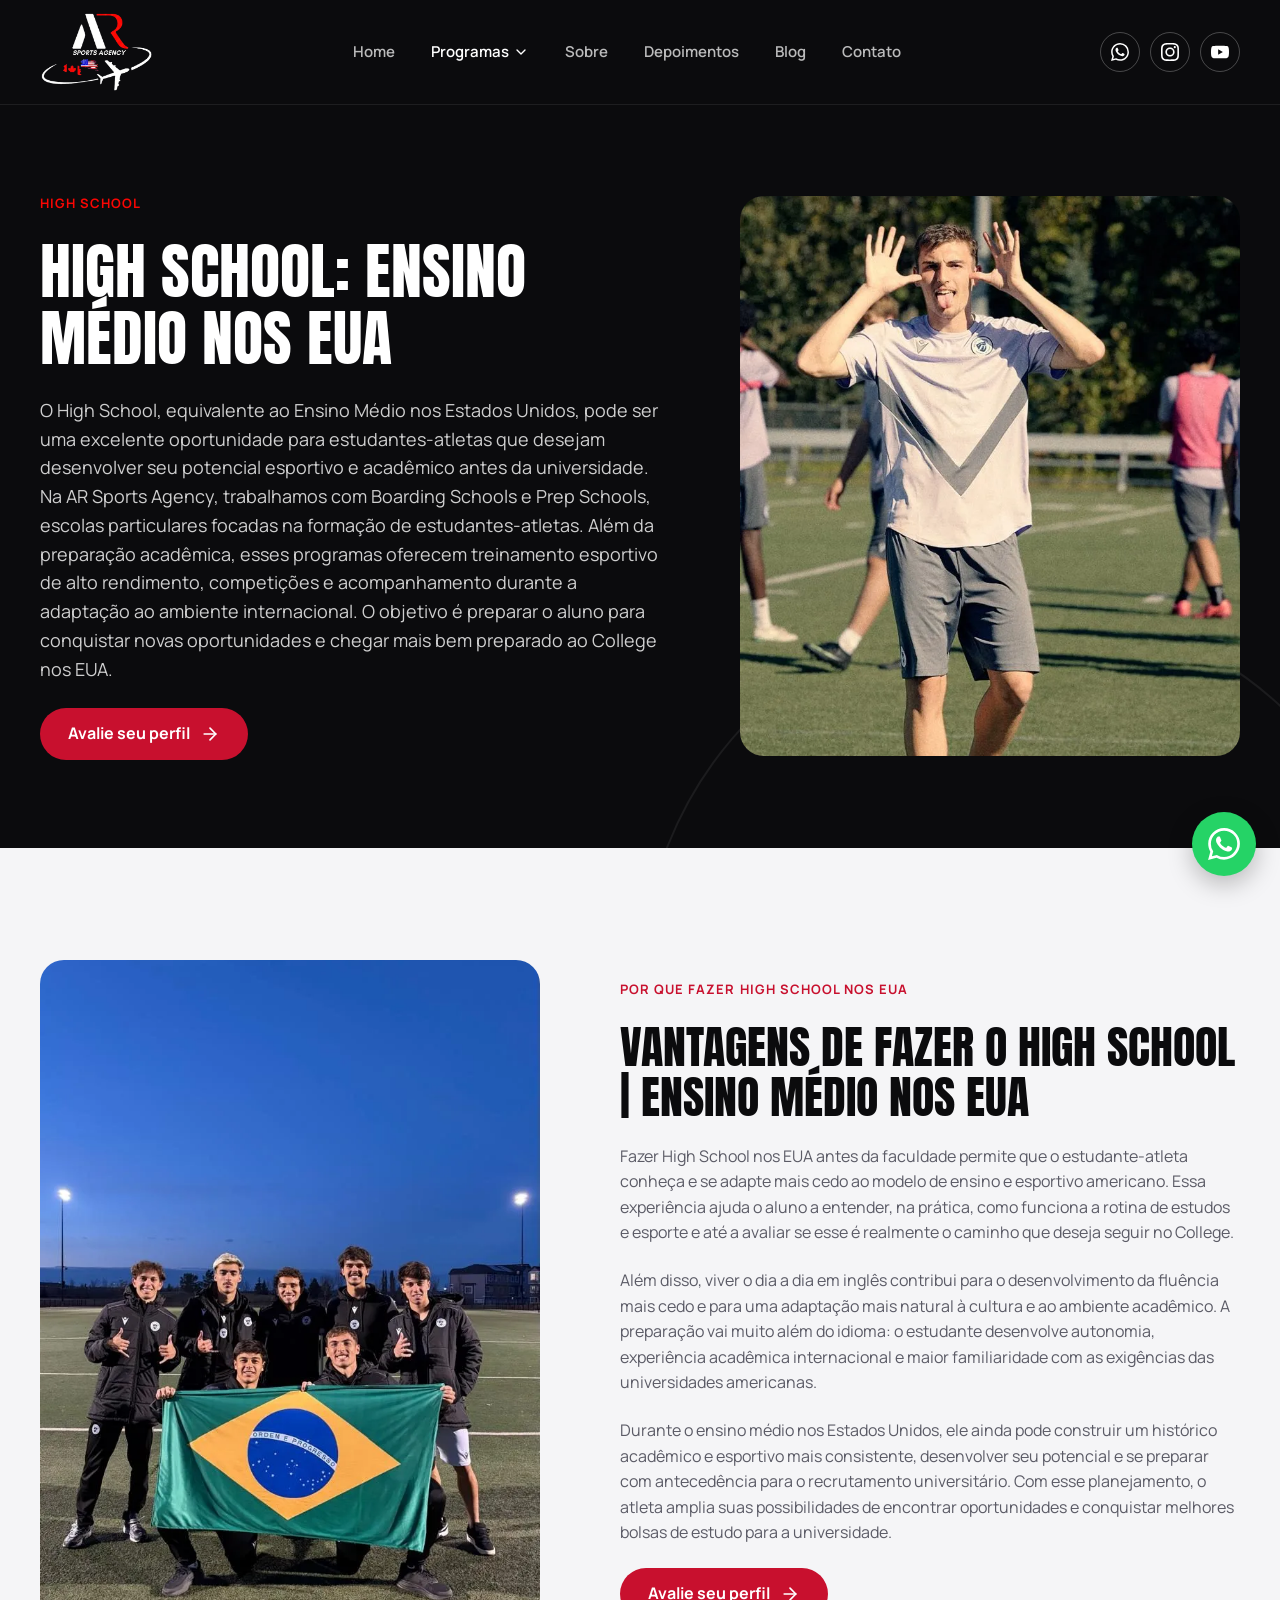
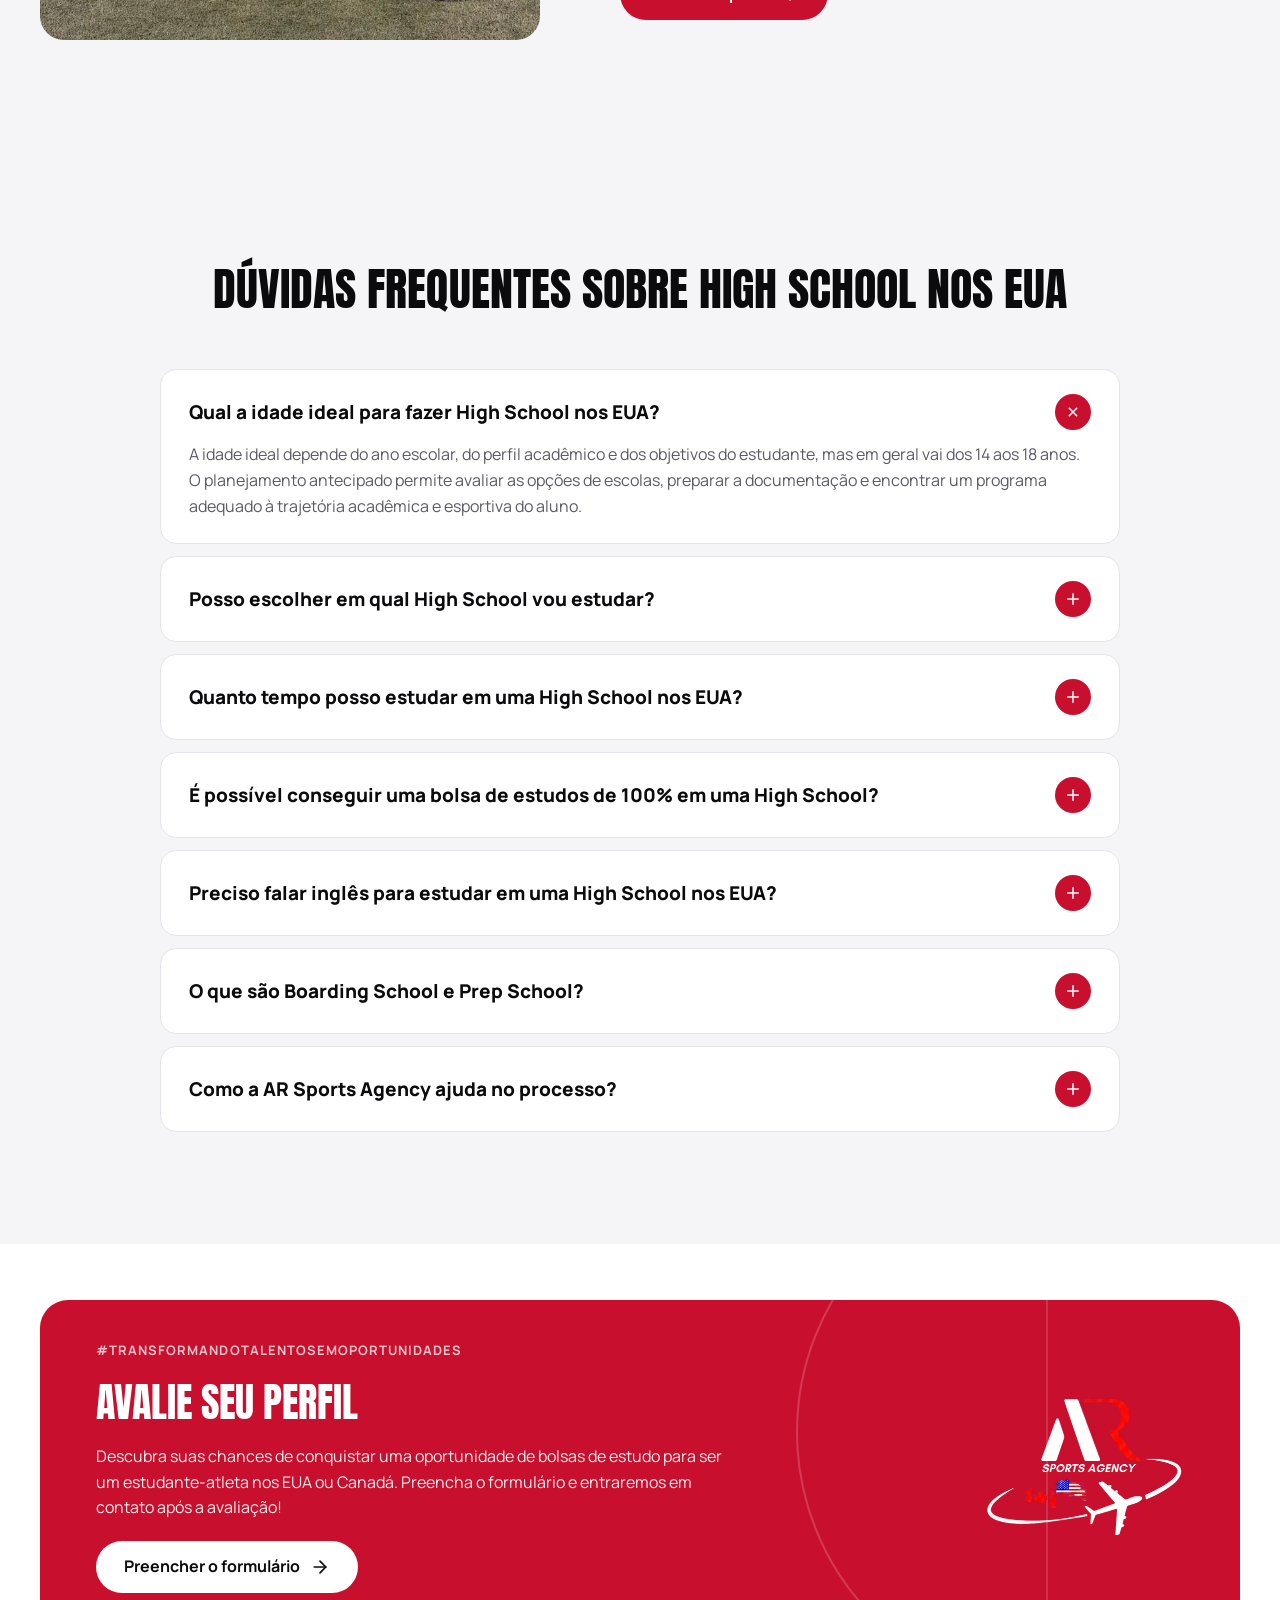
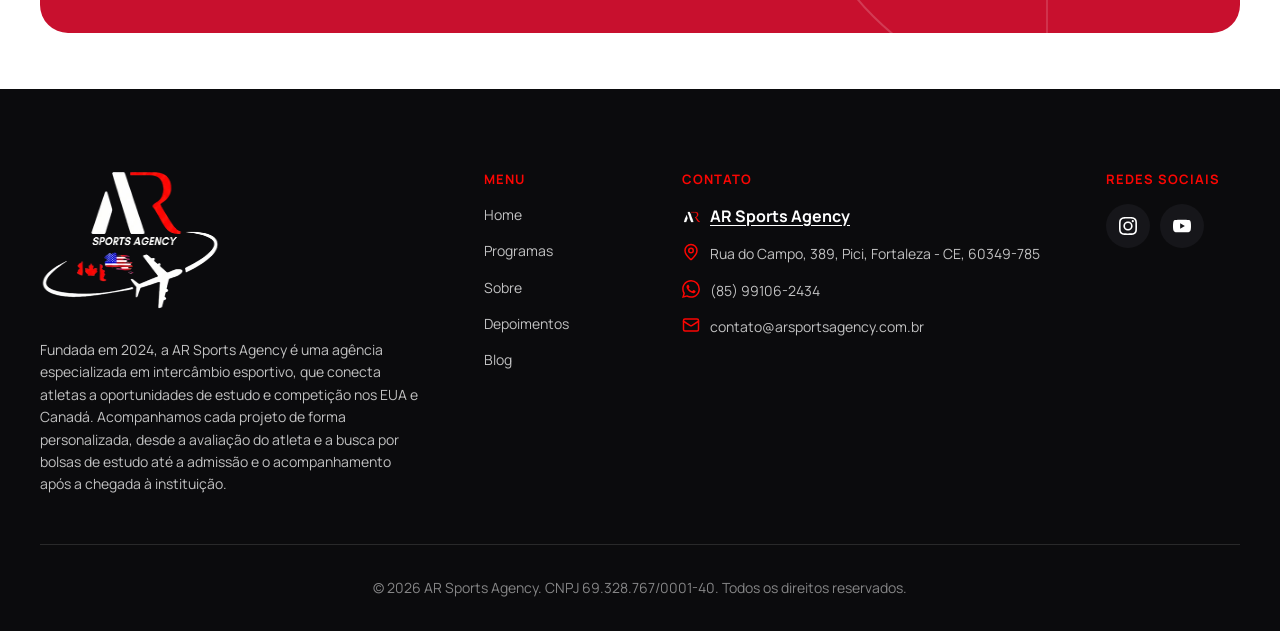
<file: high-school/index.html>
<!doctype html><html lang="pt-BR"><head><meta charset="utf-8"><meta name="robots" content="noindex,nofollow"><meta name="viewport" content="width=device-width,initial-scale=1">
<title>High School e Ensino Médio nos EUA para Estudantes-Atletas</title><meta name="description" content="Conheça o High School nos EUA para estudantes-atletas e descubra oportunidades de desenvolvimento, preparação para o College e bolsas de estudo."><link rel="canonical" href="https://arsportsagency.com.br/high-school/">
<meta property="og:type" content="website"><meta property="og:title" content="High School e Ensino Médio nos EUA para Estudantes-Atletas"><meta property="og:description" content="Conheça o High School nos EUA para estudantes-atletas e descubra oportunidades de desenvolvimento, preparação para o College e bolsas de estudo."><meta property="og:url" content="https://arsportsagency.com.br/high-school/"><meta property="og:image" content="https://arsportsagency.com.br/assets/img/og.jpg"><meta property="og:locale" content="pt_BR">
<link rel="icon" href="../favicon.png"><meta name="theme-color" content="#0B0B0D">
<link rel="preconnect" href="https://fonts.googleapis.com"><link rel="preconnect" href="https://fonts.gstatic.com" crossorigin>
<link href="https://fonts.googleapis.com/css2?family=Anton&family=Manrope:wght@400;500;600;700;800&display=swap" rel="stylesheet">
<link rel="stylesheet" href="../assets/css/style.css?v=5"><script type="application/ld+json">{"@context": "https://schema.org", "@type": "Organization", "name": "AR Sports Agency", "url": "https://arsportsagency.com.br/", "logo": "https://arsportsagency.com.br/assets/img/logo.png", "email": "contato@arsportsagency.com.br", "telephone": "+55 85 99106-2434", "hasMap": "https://share.google/sRumZk0qRqVlAinR0", "foundingDate": "2024", "founder": {"@type": "Person", "name": "Adolfo Ramalho"}, "address": {"@type": "PostalAddress", "streetAddress": "Rua do Campo, 389, Pici", "postalCode": "60349-785", "addressLocality": "Fortaleza", "addressRegion": "CE", "addressCountry": "BR"}, "sameAs": ["https://www.instagram.com/arsportsagency_/", "https://www.youtube.com/@arsportsagency2024"], "slogan": "#TransformandoTalentosEmOportunidades"}</script><script type="application/ld+json">{"@context": "https://schema.org", "@type": "FAQPage", "mainEntity": [{"@type": "Question", "name": "Qual a idade ideal para fazer High School nos EUA?", "acceptedAnswer": {"@type": "Answer", "text": "A idade ideal depende do ano escolar, do perfil acadêmico e dos objetivos do estudante, mas em geral vai dos 14 aos 18 anos. O planejamento antecipado permite avaliar as opções de escolas, preparar a documentação e encontrar um programa adequado à trajetória acadêmica e esportiva do aluno."}}, {"@type": "Question", "name": "Posso escolher em qual High School vou estudar?", "acceptedAnswer": {"@type": "Answer", "text": "O estudante pode indicar suas preferências, mas a escolha depende do perfil acadêmico e esportivo, da disponibilidade de vagas e dos requisitos de cada escola. A AR Sports Agency ajuda a identificar as opções mais compatíveis com os objetivos de cada estudante-atleta."}}, {"@type": "Question", "name": "Quanto tempo posso estudar em uma High School nos EUA?", "acceptedAnswer": {"@type": "Answer", "text": "O período pode variar conforme o objetivo do estudante, sua idade e o ano escolar em que ingressará. É possível planejar diferentes períodos de estudo, desde uma experiência de um ano até a conclusão do Ensino Médio nos Estados Unidos."}}, {"@type": "Question", "name": "É possível conseguir uma bolsa de estudos de 100% em uma High School?", "acceptedAnswer": {"@type": "Answer", "text": "Uma bolsa de 100% em uma High School é muito rara. Diferentemente das faculdades, que têm mais recursos destinados a bolsas esportivas, as escolas com as quais trabalhamos oferecem principalmente financial aid (auxílio financeiro). Coberturas completas podem acontecer em casos excepcionais, especialmente para atletas de nível muito acima da média."}}, {"@type": "Question", "name": "Preciso falar inglês para estudar em uma High School nos EUA?", "acceptedAnswer": {"@type": "Answer", "text": "Na maioria dos casos, a escola solicita apenas uma prova de proficiência em inglês para avaliar o nível do estudante e definir em quais aulas ele será colocado. O objetivo é entender sua preparação linguística e oferecer o suporte acadêmico adequado."}}, {"@type": "Question", "name": "O que são Boarding School e Prep School?", "acceptedAnswer": {"@type": "Answer", "text": "Boarding School e Prep School são termos usados para escolas particulares que oferecem preparação esportiva e acadêmica voltada para a universidade. As escolas com as quais trabalhamos podem usar essas denominações em seus programas de High School."}}, {"@type": "Question", "name": "Como a AR Sports Agency ajuda no processo?", "acceptedAnswer": {"@type": "Answer", "text": "A AR Sports Agency acompanha o atleta em todas as etapas, desde a avaliação e a busca por oportunidades até o contato com treinadores, aplicações, bolsas, documentação, visto e preparação para a chegada. O acompanhamento continua durante a adaptação nos EUA."}}]}</script></head>
<body id="topo"><header class="header"><div class="container">
<a class="logo" href="../index.html" aria-label="AR Sports Agency, página inicial"><img src="../assets/img/logo-full.webp" alt="AR Sports Agency" width="113" height="80"></a>
<nav class="nav" aria-label="Menu principal"><a href="../index.html">Home</a><div class="drop"><a href="../programas/index.html" class="ativo">Programas <svg aria-hidden="true" focusable="false" xmlns="http://www.w3.org/2000/svg" width="24" height="24" viewBox="0 0 24 24" fill="none" stroke="currentColor" stroke-width="2" stroke-linecap="round" stroke-linejoin="round"><path d="m6 9 6 6 6-6"/></svg></a><div class="drop-menu"><a href="../high-school/index.html"><span class="ic"><svg aria-hidden="true" focusable="false" xmlns="http://www.w3.org/2000/svg" width="24" height="24" viewBox="0 0 24 24" fill="none" stroke="currentColor" stroke-width="2" stroke-linecap="round" stroke-linejoin="round" > <path d="M21.42 10.922a1 1 0 0 0-.019-1.838L12.83 5.18a2 2 0 0 0-1.66 0L2.6 9.08a1 1 0 0 0 0 1.832l8.57 3.908a2 2 0 0 0 1.66 0z" /> <path d="M22 10v6" /> <path d="M6 12.5V16a6 3 0 0 0 12 0v-3.5" /> </svg></span><span><b>High School</b><span>Ensino Médio nos EUA</span></span></a><a href="../college-university/index.html"><span class="ic"><svg aria-hidden="true" focusable="false" xmlns="http://www.w3.org/2000/svg" width="24" height="24" viewBox="0 0 24 24" fill="none" stroke="currentColor" stroke-width="2" stroke-linecap="round" stroke-linejoin="round" > <path d="M6 9H4.5a2.5 2.5 0 0 1 0-5H6" /> <path d="M18 9h1.5a2.5 2.5 0 0 0 0-5H18" /> <path d="M4 22h16" /> <path d="M10 14.66V17c0 .55-.47.98-.97 1.21C7.85 18.75 7 20.24 7 22" /> <path d="M14 14.66V17c0 .55.47.98.97 1.21C16.15 18.75 17 20.24 17 22" /> <path d="M18 2H6v7a6 6 0 0 0 12 0V2Z" /> </svg></span><span><b>College & University</b><span>Graduação com bolsa nos EUA</span></span></a><a href="../programas-de-desenvolvimento/index.html"><span class="ic"><svg aria-hidden="true" focusable="false" xmlns="http://www.w3.org/2000/svg" width="24" height="24" viewBox="0 0 24 24" fill="none" stroke="currentColor" stroke-width="2" stroke-linecap="round" stroke-linejoin="round" > <path d="M14.4 14.4 9.6 9.6" /> <path d="M18.657 21.485a2 2 0 1 1-2.829-2.828l-1.767 1.768a2 2 0 1 1-2.829-2.829l6.364-6.364a2 2 0 1 1 2.829 2.829l-1.768 1.767a2 2 0 1 1 2.828 2.829z" /> <path d="m21.5 21.5-1.4-1.4" /> <path d="M3.9 3.9 2.5 2.5" /> <path d="M6.404 12.768a2 2 0 1 1-2.829-2.829l1.768-1.767a2 2 0 1 1-2.828-2.829l2.828-2.828a2 2 0 1 1 2.829 2.828l1.767-1.768a2 2 0 1 1 2.829 2.829z" /> </svg></span><span><b>Programas de Desenvolvimento</b><span>Evolução e exposição do atleta</span></span></a><a href="../camps-summer-programs/index.html"><span class="ic"><svg aria-hidden="true" focusable="false" xmlns="http://www.w3.org/2000/svg" width="24" height="24" viewBox="0 0 24 24" fill="none" stroke="currentColor" stroke-width="2" stroke-linecap="round" stroke-linejoin="round" > <path d="M17.8 19.2 16 11l3.5-3.5C21 6 21.5 4 21 3c-1-.5-3 0-4.5 1.5L13 8 4.8 6.2c-.5-.1-.9.1-1.1.5l-.3.5c-.2.5-.1 1 .3 1.3L9 12l-2 3H4l-1 1 3 2 2 3 1-1v-3l3-2 3.5 5.3c.3.4.8.5 1.3.3l.5-.2c.4-.3.6-.7.5-1.2z" /> </svg></span><span><b>Camps Esportivos</b><span>Summer Programs nos EUA</span></span></a><a class="todos" href="../programas/index.html">Ver todos os programas <svg aria-hidden="true" focusable="false" xmlns="http://www.w3.org/2000/svg" width="24" height="24" viewBox="0 0 24 24" fill="none" stroke="currentColor" stroke-width="2" stroke-linecap="round" stroke-linejoin="round" > <path d="M5 12h14" /> <path d="m12 5 7 7-7 7" /> </svg></a></div></div><a href="../sobre/index.html">Sobre</a><a href="../depoimentos/index.html">Depoimentos</a><a href="../blog/index.html">Blog</a><a href="../contato/index.html">Contato</a><div class="redes" hidden-desktop><a href="https://wa.me/5585991062434?text=Ol%C3%A1%21%20Vim%20pelo%20site%20da%20AR%20Sports%20Agency%20e%20quero%20falar%20com%20um%20especialista%20sobre%20o%20interc%C3%A2mbio%20esportivo." target="_blank" rel="noopener" aria-label="WhatsApp"><svg aria-hidden="true" focusable="false" width="24" height="24" viewBox="0 0 24 24" xmlns="http://www.w3.org/2000/svg"><path fill="currentColor" d="M17.472 14.382c-.297-.149-1.758-.867-2.03-.967-.273-.099-.471-.148-.67.15-.197.297-.767.966-.94 1.164-.173.199-.347.223-.644.075-.297-.15-1.255-.463-2.39-1.475-.883-.788-1.48-1.761-1.653-2.059-.173-.297-.018-.458.13-.606.134-.133.298-.347.446-.52.149-.174.198-.298.298-.497.099-.198.05-.371-.025-.52-.075-.149-.669-1.612-.916-2.207-.242-.579-.487-.5-.669-.51-.173-.008-.371-.01-.57-.01-.198 0-.52.074-.792.372-.272.297-1.04 1.016-1.04 2.479 0 1.462 1.065 2.875 1.213 3.074.149.198 2.096 3.2 5.077 4.487.709.306 1.262.489 1.694.625.712.227 1.36.195 1.871.118.571-.085 1.758-.719 2.006-1.413.248-.694.248-1.289.173-1.413-.074-.124-.272-.198-.57-.347m-5.421 7.403h-.004a9.87 9.87 0 01-5.031-1.378l-.361-.214-3.741.982.998-3.648-.235-.374a9.86 9.86 0 01-1.51-5.26c.001-5.45 4.436-9.884 9.888-9.884 2.64 0 5.122 1.03 6.988 2.898a9.825 9.825 0 012.893 6.994c-.003 5.45-4.437 9.884-9.885 9.884m8.413-18.297A11.815 11.815 0 0012.05 0C5.495 0 .16 5.335.157 11.892c0 2.096.547 4.142 1.588 5.945L.057 24l6.305-1.654a11.882 11.882 0 005.683 1.448h.005c6.554 0 11.89-5.335 11.893-11.893a11.821 11.821 0 00-3.48-8.413Z"/></svg></a><a href="https://www.instagram.com/arsportsagency_/" target="_blank" rel="noopener" aria-label="Instagram"><svg aria-hidden="true" focusable="false" width="24" height="24" viewBox="0 0 24 24" xmlns="http://www.w3.org/2000/svg"><path fill="currentColor" d="M7.0301.084c-1.2768.0602-2.1487.264-2.911.5634-.7888.3075-1.4575.72-2.1228 1.3877-.6652.6677-1.075 1.3368-1.3802 2.127-.2954.7638-.4956 1.6365-.552 2.914-.0564 1.2775-.0689 1.6882-.0626 4.947.0062 3.2586.0206 3.6671.0825 4.9473.061 1.2765.264 2.1482.5635 2.9107.308.7889.72 1.4573 1.388 2.1228.6679.6655 1.3365 1.0743 2.1285 1.38.7632.295 1.6361.4961 2.9134.552 1.2773.056 1.6884.069 4.9462.0627 3.2578-.0062 3.668-.0207 4.9478-.0814 1.28-.0607 2.147-.2652 2.9098-.5633.7889-.3086 1.4578-.72 2.1228-1.3881.665-.6682 1.0745-1.3378 1.3795-2.1284.2957-.7632.4966-1.636.552-2.9124.056-1.2809.0692-1.6898.063-4.948-.0063-3.2583-.021-3.6668-.0817-4.9465-.0607-1.2797-.264-2.1487-.5633-2.9117-.3084-.7889-.72-1.4568-1.3876-2.1228C21.2982 1.33 20.628.9208 19.8378.6165 19.074.321 18.2017.1197 16.9244.0645 15.6471.0093 15.236-.005 11.977.0014 8.718.0076 8.31.0215 7.0301.0839m.1402 21.6932c-1.17-.0509-1.8053-.2453-2.2287-.408-.5606-.216-.96-.4771-1.3819-.895-.422-.4178-.6811-.8186-.9-1.378-.1644-.4234-.3624-1.058-.4171-2.228-.0595-1.2645-.072-1.6442-.079-4.848-.007-3.2037.0053-3.583.0607-4.848.05-1.169.2456-1.805.408-2.2282.216-.5613.4762-.96.895-1.3816.4188-.4217.8184-.6814 1.3783-.9003.423-.1651 1.0575-.3614 2.227-.4171 1.2655-.06 1.6447-.072 4.848-.079 3.2033-.007 3.5835.005 4.8495.0608 1.169.0508 1.8053.2445 2.228.408.5608.216.96.4754 1.3816.895.4217.4194.6816.8176.9005 1.3787.1653.4217.3617 1.056.4169 2.2263.0602 1.2655.0739 1.645.0796 4.848.0058 3.203-.0055 3.5834-.061 4.848-.051 1.17-.245 1.8055-.408 2.2294-.216.5604-.4763.96-.8954 1.3814-.419.4215-.8181.6811-1.3783.9-.4224.1649-1.0577.3617-2.2262.4174-1.2656.0595-1.6448.072-4.8493.079-3.2045.007-3.5825-.006-4.848-.0608M16.953 5.5864A1.44 1.44 0 1 0 18.39 4.144a1.44 1.44 0 0 0-1.437 1.4424M5.8385 12.012c.0067 3.4032 2.7706 6.1557 6.173 6.1493 3.4026-.0065 6.157-2.7701 6.1506-6.1733-.0065-3.4032-2.771-6.1565-6.174-6.1498-3.403.0067-6.156 2.771-6.1496 6.1738M8 12.0077a4 4 0 1 1 4.008 3.9921A3.9996 3.9996 0 0 1 8 12.0077"/></svg></a><a href="https://www.youtube.com/@arsportsagency2024" target="_blank" rel="noopener" aria-label="YouTube"><svg aria-hidden="true" focusable="false" width="24" height="24" viewBox="0 0 24 24" xmlns="http://www.w3.org/2000/svg"><path fill="currentColor" d="M23.498 6.186a3.016 3.016 0 0 0-2.122-2.136C19.505 3.545 12 3.545 12 3.545s-7.505 0-9.377.505A3.017 3.017 0 0 0 .502 6.186C0 8.07 0 12 0 12s0 3.93.502 5.814a3.016 3.016 0 0 0 2.122 2.136c1.871.505 9.376.505 9.376.505s7.505 0 9.377-.505a3.015 3.015 0 0 0 2.122-2.136C24 15.93 24 12 24 12s0-3.93-.502-5.814zM9.545 15.568V8.432L15.818 12l-6.273 3.568z"/></svg></a></div></nav>
<div class="redes topo-redes"><a href="https://wa.me/5585991062434?text=Ol%C3%A1%21%20Vim%20pelo%20site%20da%20AR%20Sports%20Agency%20e%20quero%20falar%20com%20um%20especialista%20sobre%20o%20interc%C3%A2mbio%20esportivo." target="_blank" rel="noopener" aria-label="WhatsApp"><svg aria-hidden="true" focusable="false" width="24" height="24" viewBox="0 0 24 24" xmlns="http://www.w3.org/2000/svg"><path fill="currentColor" d="M17.472 14.382c-.297-.149-1.758-.867-2.03-.967-.273-.099-.471-.148-.67.15-.197.297-.767.966-.94 1.164-.173.199-.347.223-.644.075-.297-.15-1.255-.463-2.39-1.475-.883-.788-1.48-1.761-1.653-2.059-.173-.297-.018-.458.13-.606.134-.133.298-.347.446-.52.149-.174.198-.298.298-.497.099-.198.05-.371-.025-.52-.075-.149-.669-1.612-.916-2.207-.242-.579-.487-.5-.669-.51-.173-.008-.371-.01-.57-.01-.198 0-.52.074-.792.372-.272.297-1.04 1.016-1.04 2.479 0 1.462 1.065 2.875 1.213 3.074.149.198 2.096 3.2 5.077 4.487.709.306 1.262.489 1.694.625.712.227 1.36.195 1.871.118.571-.085 1.758-.719 2.006-1.413.248-.694.248-1.289.173-1.413-.074-.124-.272-.198-.57-.347m-5.421 7.403h-.004a9.87 9.87 0 01-5.031-1.378l-.361-.214-3.741.982.998-3.648-.235-.374a9.86 9.86 0 01-1.51-5.26c.001-5.45 4.436-9.884 9.888-9.884 2.64 0 5.122 1.03 6.988 2.898a9.825 9.825 0 012.893 6.994c-.003 5.45-4.437 9.884-9.885 9.884m8.413-18.297A11.815 11.815 0 0012.05 0C5.495 0 .16 5.335.157 11.892c0 2.096.547 4.142 1.588 5.945L.057 24l6.305-1.654a11.882 11.882 0 005.683 1.448h.005c6.554 0 11.89-5.335 11.893-11.893a11.821 11.821 0 00-3.48-8.413Z"/></svg></a><a href="https://www.instagram.com/arsportsagency_/" target="_blank" rel="noopener" aria-label="Instagram"><svg aria-hidden="true" focusable="false" width="24" height="24" viewBox="0 0 24 24" xmlns="http://www.w3.org/2000/svg"><path fill="currentColor" d="M7.0301.084c-1.2768.0602-2.1487.264-2.911.5634-.7888.3075-1.4575.72-2.1228 1.3877-.6652.6677-1.075 1.3368-1.3802 2.127-.2954.7638-.4956 1.6365-.552 2.914-.0564 1.2775-.0689 1.6882-.0626 4.947.0062 3.2586.0206 3.6671.0825 4.9473.061 1.2765.264 2.1482.5635 2.9107.308.7889.72 1.4573 1.388 2.1228.6679.6655 1.3365 1.0743 2.1285 1.38.7632.295 1.6361.4961 2.9134.552 1.2773.056 1.6884.069 4.9462.0627 3.2578-.0062 3.668-.0207 4.9478-.0814 1.28-.0607 2.147-.2652 2.9098-.5633.7889-.3086 1.4578-.72 2.1228-1.3881.665-.6682 1.0745-1.3378 1.3795-2.1284.2957-.7632.4966-1.636.552-2.9124.056-1.2809.0692-1.6898.063-4.948-.0063-3.2583-.021-3.6668-.0817-4.9465-.0607-1.2797-.264-2.1487-.5633-2.9117-.3084-.7889-.72-1.4568-1.3876-2.1228C21.2982 1.33 20.628.9208 19.8378.6165 19.074.321 18.2017.1197 16.9244.0645 15.6471.0093 15.236-.005 11.977.0014 8.718.0076 8.31.0215 7.0301.0839m.1402 21.6932c-1.17-.0509-1.8053-.2453-2.2287-.408-.5606-.216-.96-.4771-1.3819-.895-.422-.4178-.6811-.8186-.9-1.378-.1644-.4234-.3624-1.058-.4171-2.228-.0595-1.2645-.072-1.6442-.079-4.848-.007-3.2037.0053-3.583.0607-4.848.05-1.169.2456-1.805.408-2.2282.216-.5613.4762-.96.895-1.3816.4188-.4217.8184-.6814 1.3783-.9003.423-.1651 1.0575-.3614 2.227-.4171 1.2655-.06 1.6447-.072 4.848-.079 3.2033-.007 3.5835.005 4.8495.0608 1.169.0508 1.8053.2445 2.228.408.5608.216.96.4754 1.3816.895.4217.4194.6816.8176.9005 1.3787.1653.4217.3617 1.056.4169 2.2263.0602 1.2655.0739 1.645.0796 4.848.0058 3.203-.0055 3.5834-.061 4.848-.051 1.17-.245 1.8055-.408 2.2294-.216.5604-.4763.96-.8954 1.3814-.419.4215-.8181.6811-1.3783.9-.4224.1649-1.0577.3617-2.2262.4174-1.2656.0595-1.6448.072-4.8493.079-3.2045.007-3.5825-.006-4.848-.0608M16.953 5.5864A1.44 1.44 0 1 0 18.39 4.144a1.44 1.44 0 0 0-1.437 1.4424M5.8385 12.012c.0067 3.4032 2.7706 6.1557 6.173 6.1493 3.4026-.0065 6.157-2.7701 6.1506-6.1733-.0065-3.4032-2.771-6.1565-6.174-6.1498-3.403.0067-6.156 2.771-6.1496 6.1738M8 12.0077a4 4 0 1 1 4.008 3.9921A3.9996 3.9996 0 0 1 8 12.0077"/></svg></a><a href="https://www.youtube.com/@arsportsagency2024" target="_blank" rel="noopener" aria-label="YouTube"><svg aria-hidden="true" focusable="false" width="24" height="24" viewBox="0 0 24 24" xmlns="http://www.w3.org/2000/svg"><path fill="currentColor" d="M23.498 6.186a3.016 3.016 0 0 0-2.122-2.136C19.505 3.545 12 3.545 12 3.545s-7.505 0-9.377.505A3.017 3.017 0 0 0 .502 6.186C0 8.07 0 12 0 12s0 3.93.502 5.814a3.016 3.016 0 0 0 2.122 2.136c1.871.505 9.376.505 9.376.505s7.505 0 9.377-.505a3.015 3.015 0 0 0 2.122-2.136C24 15.93 24 12 24 12s0-3.93-.502-5.814zM9.545 15.568V8.432L15.818 12l-6.273 3.568z"/></svg></a></div>
<button class="menu-btn" aria-label="Abrir menu" aria-expanded="false"><svg aria-hidden="true" focusable="false" xmlns="http://www.w3.org/2000/svg" width="24" height="24" viewBox="0 0 24 24" fill="none" stroke="currentColor" stroke-width="2" stroke-linecap="round"><path d="M4 6h16M4 12h16M4 18h16"/></svg></button>
</div></header><main><section class="hero"><div class="container"><div class="conteudo"><span class="rotulo">High School</span><h1>High School: Ensino Médio nos EUA</h1><p>O High School, equivalente ao Ensino Médio nos Estados Unidos, pode ser uma excelente oportunidade para estudantes-atletas que desejam desenvolver seu potencial esportivo e acadêmico antes da universidade. Na AR Sports Agency, trabalhamos com Boarding Schools e Prep Schools, escolas particulares focadas na formação de estudantes-atletas. Além da preparação acadêmica, esses programas oferecem treinamento esportivo de alto rendimento, competições e acompanhamento durante a adaptação ao ambiente internacional. O objetivo é preparar o aluno para conquistar novas oportunidades e chegar mais bem preparado ao College nos EUA.</p><div class="btns"><a class="btn btn-primario" href="https://ar-sports-agency.vercel.app/" target="_blank" rel="noopener">Avalie seu perfil<svg aria-hidden="true" focusable="false" xmlns="http://www.w3.org/2000/svg" width="24" height="24" viewBox="0 0 24 24" fill="none" stroke="currentColor" stroke-width="2" stroke-linecap="round" stroke-linejoin="round" > <path d="M5 12h14" /> <path d="m12 5 7 7-7 7" /> </svg></a></div></div><img class="foto" src="../assets/img/lingua.webp" alt="Estudante-atleta de High School em treino nos EUA" width="500" height="560" fetchpriority="high"></div></section><section class="secao split cinza"><div class="container"><img class="imagem" src="../assets/img/brasil.webp" alt="Estudantes-atletas brasileiros com a bandeira do Brasil nos EUA" loading="lazy" width="500" height="680" style="aspect-ratio:500/680"><div class="texto"><span class=rotulo>Por que fazer High School nos EUA</span><h2>Vantagens de Fazer o High School | Ensino Médio nos EUA</h2><p>Fazer High School nos EUA antes da faculdade permite que o estudante-atleta conheça e se adapte mais cedo ao modelo de ensino e esportivo americano. Essa experiência ajuda o aluno a entender, na prática, como funciona a rotina de estudos e esporte e até a avaliar se esse é realmente o caminho que deseja seguir no College.</p><p>Além disso, viver o dia a dia em inglês contribui para o desenvolvimento da fluência mais cedo e para uma adaptação mais natural à cultura e ao ambiente acadêmico. A preparação vai muito além do idioma: o estudante desenvolve autonomia, experiência acadêmica internacional e maior familiaridade com as exigências das universidades americanas.</p><p>Durante o ensino médio nos Estados Unidos, ele ainda pode construir um histórico acadêmico e esportivo mais consistente, desenvolver seu potencial e se preparar com antecedência para o recrutamento universitário. Com esse planejamento, o atleta amplia suas possibilidades de encontrar oportunidades e conquistar melhores bolsas de estudo para a universidade.</p><div><a class="btn btn-primario" href="https://ar-sports-agency.vercel.app/" target="_blank" rel="noopener">Avalie seu perfil<svg aria-hidden="true" focusable="false" xmlns="http://www.w3.org/2000/svg" width="24" height="24" viewBox="0 0 24 24" fill="none" stroke="currentColor" stroke-width="2" stroke-linecap="round" stroke-linejoin="round" > <path d="M5 12h14" /> <path d="m12 5 7 7-7 7" /> </svg></a></div></div></div></section><section class="secao cinza"><div class="container"><div class="titulo"><h2>Dúvidas Frequentes sobre High School nos EUA</h2></div><div class="faq"><details open><summary>Qual a idade ideal para fazer High School nos EUA?<i><svg aria-hidden="true" focusable="false" xmlns="http://www.w3.org/2000/svg" width="24" height="24" viewBox="0 0 24 24" fill="none" stroke="currentColor" stroke-width="2" stroke-linecap="round" stroke-linejoin="round" > <path d="M5 12h14" /> <path d="M12 5v14" /> </svg></i></summary><p>A idade ideal depende do ano escolar, do perfil acadêmico e dos objetivos do estudante, mas em geral vai dos 14 aos 18 anos. O planejamento antecipado permite avaliar as opções de escolas, preparar a documentação e encontrar um programa adequado à trajetória acadêmica e esportiva do aluno.</p></details><details><summary>Posso escolher em qual High School vou estudar?<i><svg aria-hidden="true" focusable="false" xmlns="http://www.w3.org/2000/svg" width="24" height="24" viewBox="0 0 24 24" fill="none" stroke="currentColor" stroke-width="2" stroke-linecap="round" stroke-linejoin="round" > <path d="M5 12h14" /> <path d="M12 5v14" /> </svg></i></summary><p>O estudante pode indicar suas preferências, mas a escolha depende do perfil acadêmico e esportivo, da disponibilidade de vagas e dos requisitos de cada escola. A AR Sports Agency ajuda a identificar as opções mais compatíveis com os objetivos de cada estudante-atleta.</p></details><details><summary>Quanto tempo posso estudar em uma High School nos EUA?<i><svg aria-hidden="true" focusable="false" xmlns="http://www.w3.org/2000/svg" width="24" height="24" viewBox="0 0 24 24" fill="none" stroke="currentColor" stroke-width="2" stroke-linecap="round" stroke-linejoin="round" > <path d="M5 12h14" /> <path d="M12 5v14" /> </svg></i></summary><p>O período pode variar conforme o objetivo do estudante, sua idade e o ano escolar em que ingressará. É possível planejar diferentes períodos de estudo, desde uma experiência de um ano até a conclusão do Ensino Médio nos Estados Unidos.</p></details><details><summary>É possível conseguir uma bolsa de estudos de 100% em uma High School?<i><svg aria-hidden="true" focusable="false" xmlns="http://www.w3.org/2000/svg" width="24" height="24" viewBox="0 0 24 24" fill="none" stroke="currentColor" stroke-width="2" stroke-linecap="round" stroke-linejoin="round" > <path d="M5 12h14" /> <path d="M12 5v14" /> </svg></i></summary><p>Uma bolsa de 100% em uma High School é muito rara. Diferentemente das faculdades, que têm mais recursos destinados a bolsas esportivas, as escolas com as quais trabalhamos oferecem principalmente financial aid (auxílio financeiro). Coberturas completas podem acontecer em casos excepcionais, especialmente para atletas de nível muito acima da média.</p></details><details><summary>Preciso falar inglês para estudar em uma High School nos EUA?<i><svg aria-hidden="true" focusable="false" xmlns="http://www.w3.org/2000/svg" width="24" height="24" viewBox="0 0 24 24" fill="none" stroke="currentColor" stroke-width="2" stroke-linecap="round" stroke-linejoin="round" > <path d="M5 12h14" /> <path d="M12 5v14" /> </svg></i></summary><p>Na maioria dos casos, a escola solicita apenas uma prova de proficiência em inglês para avaliar o nível do estudante e definir em quais aulas ele será colocado. O objetivo é entender sua preparação linguística e oferecer o suporte acadêmico adequado.</p></details><details><summary>O que são Boarding School e Prep School?<i><svg aria-hidden="true" focusable="false" xmlns="http://www.w3.org/2000/svg" width="24" height="24" viewBox="0 0 24 24" fill="none" stroke="currentColor" stroke-width="2" stroke-linecap="round" stroke-linejoin="round" > <path d="M5 12h14" /> <path d="M12 5v14" /> </svg></i></summary><p>Boarding School e Prep School são termos usados para escolas particulares que oferecem preparação esportiva e acadêmica voltada para a universidade. As escolas com as quais trabalhamos podem usar essas denominações em seus programas de High School.</p></details><details><summary>Como a AR Sports Agency ajuda no processo?<i><svg aria-hidden="true" focusable="false" xmlns="http://www.w3.org/2000/svg" width="24" height="24" viewBox="0 0 24 24" fill="none" stroke="currentColor" stroke-width="2" stroke-linecap="round" stroke-linejoin="round" > <path d="M5 12h14" /> <path d="M12 5v14" /> </svg></i></summary><p>A AR Sports Agency acompanha o atleta em todas as etapas, desde a avaliação e a busca por oportunidades até o contato com treinadores, aplicações, bolsas, documentação, visto e preparação para a chegada. O acompanhamento continua durante a adaptação nos EUA.</p></details></div></div></section><section class="cta"><div class="container"><a class="cta-card" href="https://ar-sports-agency.vercel.app/" target="_blank" rel="noopener">
<div class="texto"><span>#TransformandoTalentosEmOportunidades</span><p class="cta-tit">Avalie seu perfil</p><p>Descubra suas chances de conquistar uma oportunidade de bolsas de estudo para ser um estudante-atleta nos EUA ou Canadá. Preencha o formulário e entraremos em contato após a avaliação!</p><span class="btn btn-branco">Preencher o formulário <svg aria-hidden="true" focusable="false" xmlns="http://www.w3.org/2000/svg" width="24" height="24" viewBox="0 0 24 24" fill="none" stroke="currentColor" stroke-width="2" stroke-linecap="round" stroke-linejoin="round" > <path d="M5 12h14" /> <path d="m12 5 7 7-7 7" /> </svg></span></div>
<img src="../assets/img/logo-full.webp" alt="" width="200" height="142" loading="lazy"></a></div></section></main><footer class="footer"><div class="container">
<div class="topo">
<div class="sobre"><img src="../assets/img/logo-full.webp" alt="AR Sports Agency" width="200" height="142" loading="lazy"><p>Fundada em 2024, a AR Sports Agency é uma agência especializada em intercâmbio esportivo, que conecta atletas a oportunidades de estudo e competição nos EUA e Canadá. Acompanhamos cada projeto de forma personalizada, desde a avaliação do atleta e a busca por bolsas de estudo até a admissão e o acompanhamento após a chegada à instituição.</p></div>
<div><p class="ftit">Menu</p><ul><li><a href="../index.html">Home</a></li><li><a href="../programas/index.html">Programas</a></li><li><a href="../sobre/index.html">Sobre</a></li><li><a href="../depoimentos/index.html">Depoimentos</a></li><li><a href="../blog/index.html">Blog</a></li></ul></div>
<div class="nap"><p class="ftit">Contato</p><ul><li><a class="gbp" href="https://share.google/sRumZk0qRqVlAinR0" target="_blank" rel="noopener"><img class="fav" src="../favicon.png" alt="" width="20" height="20"><strong>AR Sports Agency</strong></a></li><li><svg aria-hidden="true" focusable="false" xmlns="http://www.w3.org/2000/svg" width="24" height="24" viewBox="0 0 24 24" fill="none" stroke="currentColor" stroke-width="2" stroke-linecap="round" stroke-linejoin="round" > <path d="M20 10c0 4.993-5.539 10.193-7.399 11.799a1 1 0 0 1-1.202 0C9.539 20.193 4 14.993 4 10a8 8 0 0 1 16 0" /> <circle cx="12" cy="10" r="3" /> </svg><a href="https://share.google/sRumZk0qRqVlAinR0" target="_blank" rel="noopener">Rua do Campo, 389, Pici, Fortaleza - CE, 60349-785</a></li><li><svg aria-hidden="true" focusable="false" width="24" height="24" viewBox="0 0 24 24" xmlns="http://www.w3.org/2000/svg"><path fill="currentColor" d="M17.472 14.382c-.297-.149-1.758-.867-2.03-.967-.273-.099-.471-.148-.67.15-.197.297-.767.966-.94 1.164-.173.199-.347.223-.644.075-.297-.15-1.255-.463-2.39-1.475-.883-.788-1.48-1.761-1.653-2.059-.173-.297-.018-.458.13-.606.134-.133.298-.347.446-.52.149-.174.198-.298.298-.497.099-.198.05-.371-.025-.52-.075-.149-.669-1.612-.916-2.207-.242-.579-.487-.5-.669-.51-.173-.008-.371-.01-.57-.01-.198 0-.52.074-.792.372-.272.297-1.04 1.016-1.04 2.479 0 1.462 1.065 2.875 1.213 3.074.149.198 2.096 3.2 5.077 4.487.709.306 1.262.489 1.694.625.712.227 1.36.195 1.871.118.571-.085 1.758-.719 2.006-1.413.248-.694.248-1.289.173-1.413-.074-.124-.272-.198-.57-.347m-5.421 7.403h-.004a9.87 9.87 0 01-5.031-1.378l-.361-.214-3.741.982.998-3.648-.235-.374a9.86 9.86 0 01-1.51-5.26c.001-5.45 4.436-9.884 9.888-9.884 2.64 0 5.122 1.03 6.988 2.898a9.825 9.825 0 012.893 6.994c-.003 5.45-4.437 9.884-9.885 9.884m8.413-18.297A11.815 11.815 0 0012.05 0C5.495 0 .16 5.335.157 11.892c0 2.096.547 4.142 1.588 5.945L.057 24l6.305-1.654a11.882 11.882 0 005.683 1.448h.005c6.554 0 11.89-5.335 11.893-11.893a11.821 11.821 0 00-3.48-8.413Z"/></svg><a href="https://wa.me/5585991062434?text=Ol%C3%A1%21%20Vim%20pelo%20site%20da%20AR%20Sports%20Agency%20e%20quero%20falar%20com%20um%20especialista%20sobre%20o%20interc%C3%A2mbio%20esportivo." target="_blank" rel="noopener">(85) 99106-2434</a></li><li><svg aria-hidden="true" focusable="false" xmlns="http://www.w3.org/2000/svg" width="24" height="24" viewBox="0 0 24 24" fill="none" stroke="currentColor" stroke-width="2" stroke-linecap="round" stroke-linejoin="round" > <rect width="20" height="16" x="2" y="4" rx="2" /> <path d="m22 7-8.97 5.7a1.94 1.94 0 0 1-2.06 0L2 7" /> </svg><a href="mailto:contato@arsportsagency.com.br">contato@arsportsagency.com.br</a></li></ul></div>
<div><p class="ftit">Redes sociais</p><div class="redes"><a href="https://www.instagram.com/arsportsagency_/" target="_blank" rel="noopener" aria-label="Instagram"><svg aria-hidden="true" focusable="false" width="24" height="24" viewBox="0 0 24 24" xmlns="http://www.w3.org/2000/svg"><path fill="currentColor" d="M7.0301.084c-1.2768.0602-2.1487.264-2.911.5634-.7888.3075-1.4575.72-2.1228 1.3877-.6652.6677-1.075 1.3368-1.3802 2.127-.2954.7638-.4956 1.6365-.552 2.914-.0564 1.2775-.0689 1.6882-.0626 4.947.0062 3.2586.0206 3.6671.0825 4.9473.061 1.2765.264 2.1482.5635 2.9107.308.7889.72 1.4573 1.388 2.1228.6679.6655 1.3365 1.0743 2.1285 1.38.7632.295 1.6361.4961 2.9134.552 1.2773.056 1.6884.069 4.9462.0627 3.2578-.0062 3.668-.0207 4.9478-.0814 1.28-.0607 2.147-.2652 2.9098-.5633.7889-.3086 1.4578-.72 2.1228-1.3881.665-.6682 1.0745-1.3378 1.3795-2.1284.2957-.7632.4966-1.636.552-2.9124.056-1.2809.0692-1.6898.063-4.948-.0063-3.2583-.021-3.6668-.0817-4.9465-.0607-1.2797-.264-2.1487-.5633-2.9117-.3084-.7889-.72-1.4568-1.3876-2.1228C21.2982 1.33 20.628.9208 19.8378.6165 19.074.321 18.2017.1197 16.9244.0645 15.6471.0093 15.236-.005 11.977.0014 8.718.0076 8.31.0215 7.0301.0839m.1402 21.6932c-1.17-.0509-1.8053-.2453-2.2287-.408-.5606-.216-.96-.4771-1.3819-.895-.422-.4178-.6811-.8186-.9-1.378-.1644-.4234-.3624-1.058-.4171-2.228-.0595-1.2645-.072-1.6442-.079-4.848-.007-3.2037.0053-3.583.0607-4.848.05-1.169.2456-1.805.408-2.2282.216-.5613.4762-.96.895-1.3816.4188-.4217.8184-.6814 1.3783-.9003.423-.1651 1.0575-.3614 2.227-.4171 1.2655-.06 1.6447-.072 4.848-.079 3.2033-.007 3.5835.005 4.8495.0608 1.169.0508 1.8053.2445 2.228.408.5608.216.96.4754 1.3816.895.4217.4194.6816.8176.9005 1.3787.1653.4217.3617 1.056.4169 2.2263.0602 1.2655.0739 1.645.0796 4.848.0058 3.203-.0055 3.5834-.061 4.848-.051 1.17-.245 1.8055-.408 2.2294-.216.5604-.4763.96-.8954 1.3814-.419.4215-.8181.6811-1.3783.9-.4224.1649-1.0577.3617-2.2262.4174-1.2656.0595-1.6448.072-4.8493.079-3.2045.007-3.5825-.006-4.848-.0608M16.953 5.5864A1.44 1.44 0 1 0 18.39 4.144a1.44 1.44 0 0 0-1.437 1.4424M5.8385 12.012c.0067 3.4032 2.7706 6.1557 6.173 6.1493 3.4026-.0065 6.157-2.7701 6.1506-6.1733-.0065-3.4032-2.771-6.1565-6.174-6.1498-3.403.0067-6.156 2.771-6.1496 6.1738M8 12.0077a4 4 0 1 1 4.008 3.9921A3.9996 3.9996 0 0 1 8 12.0077"/></svg></a><a href="https://www.youtube.com/@arsportsagency2024" target="_blank" rel="noopener" aria-label="Canal da AR Sports Agency no YouTube"><svg aria-hidden="true" focusable="false" width="24" height="24" viewBox="0 0 24 24" xmlns="http://www.w3.org/2000/svg"><path fill="currentColor" d="M23.498 6.186a3.016 3.016 0 0 0-2.122-2.136C19.505 3.545 12 3.545 12 3.545s-7.505 0-9.377.505A3.017 3.017 0 0 0 .502 6.186C0 8.07 0 12 0 12s0 3.93.502 5.814a3.016 3.016 0 0 0 2.122 2.136c1.871.505 9.376.505 9.376.505s7.505 0 9.377-.505a3.015 3.015 0 0 0 2.122-2.136C24 15.93 24 12 24 12s0-3.93-.502-5.814zM9.545 15.568V8.432L15.818 12l-6.273 3.568z"/></svg></a></div></div>
</div>
<div class="base"><span>© 2026 AR Sports Agency. CNPJ 69.328.767/0001-40. Todos os direitos reservados.</span></div>
</div></footer>
<a class="wpp-flutuante" href="https://wa.me/5585991062434?text=Ol%C3%A1%21%20Vim%20pelo%20site%20da%20AR%20Sports%20Agency%20e%20quero%20falar%20com%20um%20especialista%20sobre%20o%20interc%C3%A2mbio%20esportivo." target="_blank" rel="noopener" aria-label="Fale com um especialista pelo WhatsApp"><svg aria-hidden="true" focusable="false" width="24" height="24" viewBox="0 0 24 24" xmlns="http://www.w3.org/2000/svg"><path fill="currentColor" d="M17.472 14.382c-.297-.149-1.758-.867-2.03-.967-.273-.099-.471-.148-.67.15-.197.297-.767.966-.94 1.164-.173.199-.347.223-.644.075-.297-.15-1.255-.463-2.39-1.475-.883-.788-1.48-1.761-1.653-2.059-.173-.297-.018-.458.13-.606.134-.133.298-.347.446-.52.149-.174.198-.298.298-.497.099-.198.05-.371-.025-.52-.075-.149-.669-1.612-.916-2.207-.242-.579-.487-.5-.669-.51-.173-.008-.371-.01-.57-.01-.198 0-.52.074-.792.372-.272.297-1.04 1.016-1.04 2.479 0 1.462 1.065 2.875 1.213 3.074.149.198 2.096 3.2 5.077 4.487.709.306 1.262.489 1.694.625.712.227 1.36.195 1.871.118.571-.085 1.758-.719 2.006-1.413.248-.694.248-1.289.173-1.413-.074-.124-.272-.198-.57-.347m-5.421 7.403h-.004a9.87 9.87 0 01-5.031-1.378l-.361-.214-3.741.982.998-3.648-.235-.374a9.86 9.86 0 01-1.51-5.26c.001-5.45 4.436-9.884 9.888-9.884 2.64 0 5.122 1.03 6.988 2.898a9.825 9.825 0 012.893 6.994c-.003 5.45-4.437 9.884-9.885 9.884m8.413-18.297A11.815 11.815 0 0012.05 0C5.495 0 .16 5.335.157 11.892c0 2.096.547 4.142 1.588 5.945L.057 24l6.305-1.654a11.882 11.882 0 005.683 1.448h.005c6.554 0 11.89-5.335 11.893-11.893a11.821 11.821 0 00-3.48-8.413Z"/></svg></a><script src="../assets/js/main.js?v=4" defer></script></body></html>
</file>
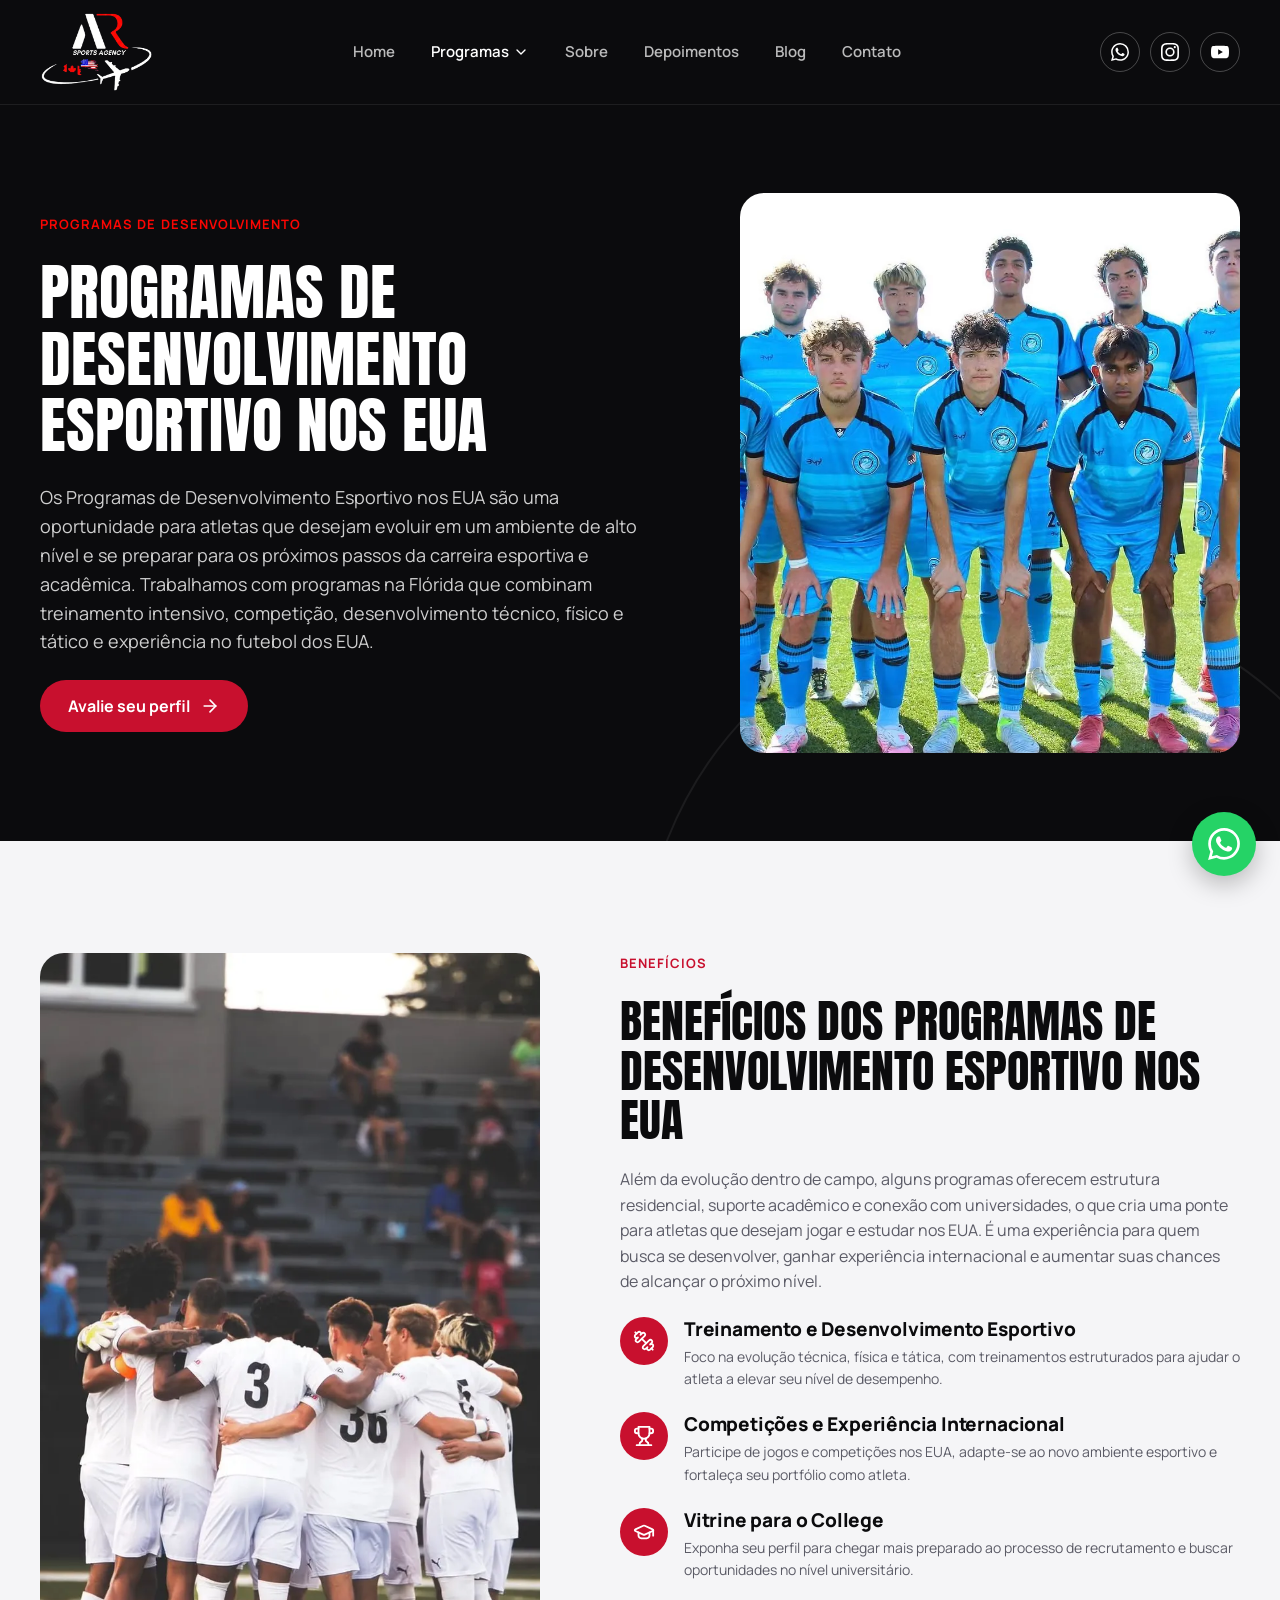
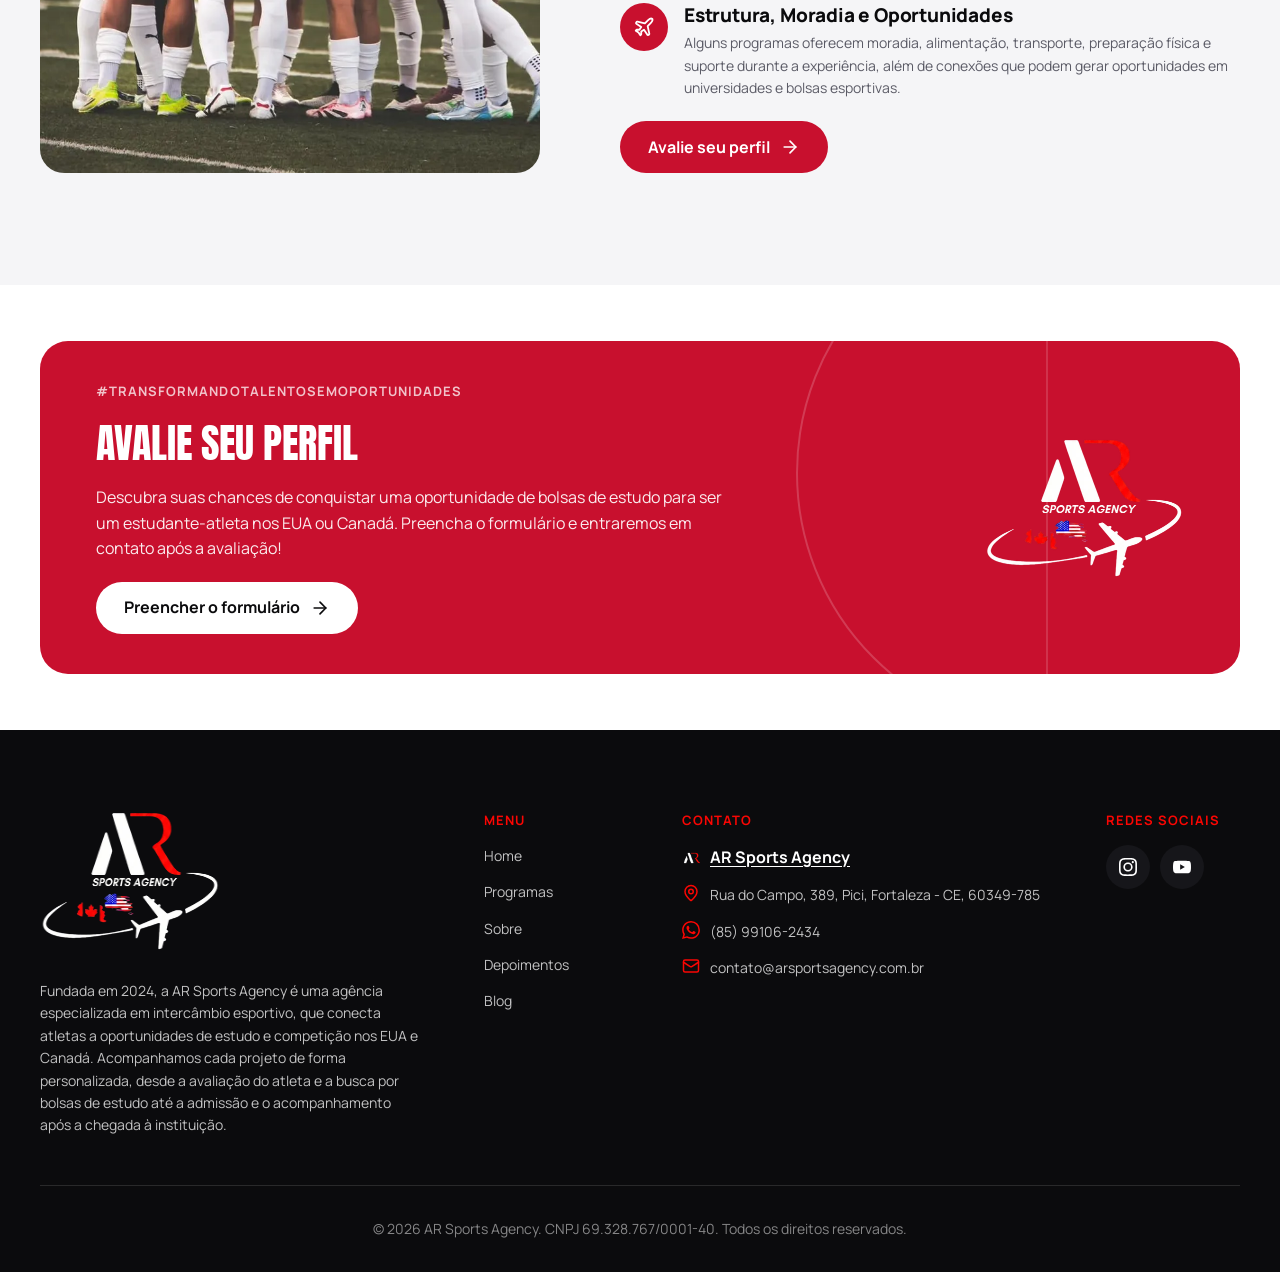
<file: programas-de-desenvolvimento/index.html>
<!doctype html><html lang="pt-BR"><head><meta charset="utf-8"><meta name="robots" content="noindex,nofollow"><meta name="viewport" content="width=device-width,initial-scale=1">
<title>Programas de Desenvolvimento Esportivo nos EUA</title><meta name="description" content="Conheça programas de desenvolvimento esportivo nos EUA para atletas que buscam evolução, experiência internacional e oportunidades no College."><link rel="canonical" href="https://arsportsagency.com.br/programas-de-desenvolvimento/">
<meta property="og:type" content="website"><meta property="og:title" content="Programas de Desenvolvimento Esportivo nos EUA"><meta property="og:description" content="Conheça programas de desenvolvimento esportivo nos EUA para atletas que buscam evolução, experiência internacional e oportunidades no College."><meta property="og:url" content="https://arsportsagency.com.br/programas-de-desenvolvimento/"><meta property="og:image" content="https://arsportsagency.com.br/assets/img/og.jpg"><meta property="og:locale" content="pt_BR">
<link rel="icon" href="../favicon.png"><meta name="theme-color" content="#0B0B0D">
<link rel="preconnect" href="https://fonts.googleapis.com"><link rel="preconnect" href="https://fonts.gstatic.com" crossorigin>
<link href="https://fonts.googleapis.com/css2?family=Anton&family=Manrope:wght@400;500;600;700;800&display=swap" rel="stylesheet">
<link rel="stylesheet" href="../assets/css/style.css?v=5"><script type="application/ld+json">{"@context": "https://schema.org", "@type": "Organization", "name": "AR Sports Agency", "url": "https://arsportsagency.com.br/", "logo": "https://arsportsagency.com.br/assets/img/logo.png", "email": "contato@arsportsagency.com.br", "telephone": "+55 85 99106-2434", "hasMap": "https://share.google/sRumZk0qRqVlAinR0", "foundingDate": "2024", "founder": {"@type": "Person", "name": "Adolfo Ramalho"}, "address": {"@type": "PostalAddress", "streetAddress": "Rua do Campo, 389, Pici", "postalCode": "60349-785", "addressLocality": "Fortaleza", "addressRegion": "CE", "addressCountry": "BR"}, "sameAs": ["https://www.instagram.com/arsportsagency_/", "https://www.youtube.com/@arsportsagency2024"], "slogan": "#TransformandoTalentosEmOportunidades"}</script></head>
<body id="topo"><header class="header"><div class="container">
<a class="logo" href="../index.html" aria-label="AR Sports Agency, página inicial"><img src="../assets/img/logo-full.webp" alt="AR Sports Agency" width="113" height="80"></a>
<nav class="nav" aria-label="Menu principal"><a href="../index.html">Home</a><div class="drop"><a href="../programas/index.html" class="ativo">Programas <svg aria-hidden="true" focusable="false" xmlns="http://www.w3.org/2000/svg" width="24" height="24" viewBox="0 0 24 24" fill="none" stroke="currentColor" stroke-width="2" stroke-linecap="round" stroke-linejoin="round"><path d="m6 9 6 6 6-6"/></svg></a><div class="drop-menu"><a href="../high-school/index.html"><span class="ic"><svg aria-hidden="true" focusable="false" xmlns="http://www.w3.org/2000/svg" width="24" height="24" viewBox="0 0 24 24" fill="none" stroke="currentColor" stroke-width="2" stroke-linecap="round" stroke-linejoin="round" > <path d="M21.42 10.922a1 1 0 0 0-.019-1.838L12.83 5.18a2 2 0 0 0-1.66 0L2.6 9.08a1 1 0 0 0 0 1.832l8.57 3.908a2 2 0 0 0 1.66 0z" /> <path d="M22 10v6" /> <path d="M6 12.5V16a6 3 0 0 0 12 0v-3.5" /> </svg></span><span><b>High School</b><span>Ensino Médio nos EUA</span></span></a><a href="../college-university/index.html"><span class="ic"><svg aria-hidden="true" focusable="false" xmlns="http://www.w3.org/2000/svg" width="24" height="24" viewBox="0 0 24 24" fill="none" stroke="currentColor" stroke-width="2" stroke-linecap="round" stroke-linejoin="round" > <path d="M6 9H4.5a2.5 2.5 0 0 1 0-5H6" /> <path d="M18 9h1.5a2.5 2.5 0 0 0 0-5H18" /> <path d="M4 22h16" /> <path d="M10 14.66V17c0 .55-.47.98-.97 1.21C7.85 18.75 7 20.24 7 22" /> <path d="M14 14.66V17c0 .55.47.98.97 1.21C16.15 18.75 17 20.24 17 22" /> <path d="M18 2H6v7a6 6 0 0 0 12 0V2Z" /> </svg></span><span><b>College & University</b><span>Graduação com bolsa nos EUA</span></span></a><a href="../programas-de-desenvolvimento/index.html"><span class="ic"><svg aria-hidden="true" focusable="false" xmlns="http://www.w3.org/2000/svg" width="24" height="24" viewBox="0 0 24 24" fill="none" stroke="currentColor" stroke-width="2" stroke-linecap="round" stroke-linejoin="round" > <path d="M14.4 14.4 9.6 9.6" /> <path d="M18.657 21.485a2 2 0 1 1-2.829-2.828l-1.767 1.768a2 2 0 1 1-2.829-2.829l6.364-6.364a2 2 0 1 1 2.829 2.829l-1.768 1.767a2 2 0 1 1 2.828 2.829z" /> <path d="m21.5 21.5-1.4-1.4" /> <path d="M3.9 3.9 2.5 2.5" /> <path d="M6.404 12.768a2 2 0 1 1-2.829-2.829l1.768-1.767a2 2 0 1 1-2.828-2.829l2.828-2.828a2 2 0 1 1 2.829 2.828l1.767-1.768a2 2 0 1 1 2.829 2.829z" /> </svg></span><span><b>Programas de Desenvolvimento</b><span>Evolução e exposição do atleta</span></span></a><a href="../camps-summer-programs/index.html"><span class="ic"><svg aria-hidden="true" focusable="false" xmlns="http://www.w3.org/2000/svg" width="24" height="24" viewBox="0 0 24 24" fill="none" stroke="currentColor" stroke-width="2" stroke-linecap="round" stroke-linejoin="round" > <path d="M17.8 19.2 16 11l3.5-3.5C21 6 21.5 4 21 3c-1-.5-3 0-4.5 1.5L13 8 4.8 6.2c-.5-.1-.9.1-1.1.5l-.3.5c-.2.5-.1 1 .3 1.3L9 12l-2 3H4l-1 1 3 2 2 3 1-1v-3l3-2 3.5 5.3c.3.4.8.5 1.3.3l.5-.2c.4-.3.6-.7.5-1.2z" /> </svg></span><span><b>Camps Esportivos</b><span>Summer Programs nos EUA</span></span></a><a class="todos" href="../programas/index.html">Ver todos os programas <svg aria-hidden="true" focusable="false" xmlns="http://www.w3.org/2000/svg" width="24" height="24" viewBox="0 0 24 24" fill="none" stroke="currentColor" stroke-width="2" stroke-linecap="round" stroke-linejoin="round" > <path d="M5 12h14" /> <path d="m12 5 7 7-7 7" /> </svg></a></div></div><a href="../sobre/index.html">Sobre</a><a href="../depoimentos/index.html">Depoimentos</a><a href="../blog/index.html">Blog</a><a href="../contato/index.html">Contato</a><div class="redes" hidden-desktop><a href="https://wa.me/5585991062434?text=Ol%C3%A1%21%20Vim%20pelo%20site%20da%20AR%20Sports%20Agency%20e%20quero%20falar%20com%20um%20especialista%20sobre%20o%20interc%C3%A2mbio%20esportivo." target="_blank" rel="noopener" aria-label="WhatsApp"><svg aria-hidden="true" focusable="false" width="24" height="24" viewBox="0 0 24 24" xmlns="http://www.w3.org/2000/svg"><path fill="currentColor" d="M17.472 14.382c-.297-.149-1.758-.867-2.03-.967-.273-.099-.471-.148-.67.15-.197.297-.767.966-.94 1.164-.173.199-.347.223-.644.075-.297-.15-1.255-.463-2.39-1.475-.883-.788-1.48-1.761-1.653-2.059-.173-.297-.018-.458.13-.606.134-.133.298-.347.446-.52.149-.174.198-.298.298-.497.099-.198.05-.371-.025-.52-.075-.149-.669-1.612-.916-2.207-.242-.579-.487-.5-.669-.51-.173-.008-.371-.01-.57-.01-.198 0-.52.074-.792.372-.272.297-1.04 1.016-1.04 2.479 0 1.462 1.065 2.875 1.213 3.074.149.198 2.096 3.2 5.077 4.487.709.306 1.262.489 1.694.625.712.227 1.36.195 1.871.118.571-.085 1.758-.719 2.006-1.413.248-.694.248-1.289.173-1.413-.074-.124-.272-.198-.57-.347m-5.421 7.403h-.004a9.87 9.87 0 01-5.031-1.378l-.361-.214-3.741.982.998-3.648-.235-.374a9.86 9.86 0 01-1.51-5.26c.001-5.45 4.436-9.884 9.888-9.884 2.64 0 5.122 1.03 6.988 2.898a9.825 9.825 0 012.893 6.994c-.003 5.45-4.437 9.884-9.885 9.884m8.413-18.297A11.815 11.815 0 0012.05 0C5.495 0 .16 5.335.157 11.892c0 2.096.547 4.142 1.588 5.945L.057 24l6.305-1.654a11.882 11.882 0 005.683 1.448h.005c6.554 0 11.89-5.335 11.893-11.893a11.821 11.821 0 00-3.48-8.413Z"/></svg></a><a href="https://www.instagram.com/arsportsagency_/" target="_blank" rel="noopener" aria-label="Instagram"><svg aria-hidden="true" focusable="false" width="24" height="24" viewBox="0 0 24 24" xmlns="http://www.w3.org/2000/svg"><path fill="currentColor" d="M7.0301.084c-1.2768.0602-2.1487.264-2.911.5634-.7888.3075-1.4575.72-2.1228 1.3877-.6652.6677-1.075 1.3368-1.3802 2.127-.2954.7638-.4956 1.6365-.552 2.914-.0564 1.2775-.0689 1.6882-.0626 4.947.0062 3.2586.0206 3.6671.0825 4.9473.061 1.2765.264 2.1482.5635 2.9107.308.7889.72 1.4573 1.388 2.1228.6679.6655 1.3365 1.0743 2.1285 1.38.7632.295 1.6361.4961 2.9134.552 1.2773.056 1.6884.069 4.9462.0627 3.2578-.0062 3.668-.0207 4.9478-.0814 1.28-.0607 2.147-.2652 2.9098-.5633.7889-.3086 1.4578-.72 2.1228-1.3881.665-.6682 1.0745-1.3378 1.3795-2.1284.2957-.7632.4966-1.636.552-2.9124.056-1.2809.0692-1.6898.063-4.948-.0063-3.2583-.021-3.6668-.0817-4.9465-.0607-1.2797-.264-2.1487-.5633-2.9117-.3084-.7889-.72-1.4568-1.3876-2.1228C21.2982 1.33 20.628.9208 19.8378.6165 19.074.321 18.2017.1197 16.9244.0645 15.6471.0093 15.236-.005 11.977.0014 8.718.0076 8.31.0215 7.0301.0839m.1402 21.6932c-1.17-.0509-1.8053-.2453-2.2287-.408-.5606-.216-.96-.4771-1.3819-.895-.422-.4178-.6811-.8186-.9-1.378-.1644-.4234-.3624-1.058-.4171-2.228-.0595-1.2645-.072-1.6442-.079-4.848-.007-3.2037.0053-3.583.0607-4.848.05-1.169.2456-1.805.408-2.2282.216-.5613.4762-.96.895-1.3816.4188-.4217.8184-.6814 1.3783-.9003.423-.1651 1.0575-.3614 2.227-.4171 1.2655-.06 1.6447-.072 4.848-.079 3.2033-.007 3.5835.005 4.8495.0608 1.169.0508 1.8053.2445 2.228.408.5608.216.96.4754 1.3816.895.4217.4194.6816.8176.9005 1.3787.1653.4217.3617 1.056.4169 2.2263.0602 1.2655.0739 1.645.0796 4.848.0058 3.203-.0055 3.5834-.061 4.848-.051 1.17-.245 1.8055-.408 2.2294-.216.5604-.4763.96-.8954 1.3814-.419.4215-.8181.6811-1.3783.9-.4224.1649-1.0577.3617-2.2262.4174-1.2656.0595-1.6448.072-4.8493.079-3.2045.007-3.5825-.006-4.848-.0608M16.953 5.5864A1.44 1.44 0 1 0 18.39 4.144a1.44 1.44 0 0 0-1.437 1.4424M5.8385 12.012c.0067 3.4032 2.7706 6.1557 6.173 6.1493 3.4026-.0065 6.157-2.7701 6.1506-6.1733-.0065-3.4032-2.771-6.1565-6.174-6.1498-3.403.0067-6.156 2.771-6.1496 6.1738M8 12.0077a4 4 0 1 1 4.008 3.9921A3.9996 3.9996 0 0 1 8 12.0077"/></svg></a><a href="https://www.youtube.com/@arsportsagency2024" target="_blank" rel="noopener" aria-label="YouTube"><svg aria-hidden="true" focusable="false" width="24" height="24" viewBox="0 0 24 24" xmlns="http://www.w3.org/2000/svg"><path fill="currentColor" d="M23.498 6.186a3.016 3.016 0 0 0-2.122-2.136C19.505 3.545 12 3.545 12 3.545s-7.505 0-9.377.505A3.017 3.017 0 0 0 .502 6.186C0 8.07 0 12 0 12s0 3.93.502 5.814a3.016 3.016 0 0 0 2.122 2.136c1.871.505 9.376.505 9.376.505s7.505 0 9.377-.505a3.015 3.015 0 0 0 2.122-2.136C24 15.93 24 12 24 12s0-3.93-.502-5.814zM9.545 15.568V8.432L15.818 12l-6.273 3.568z"/></svg></a></div></nav>
<div class="redes topo-redes"><a href="https://wa.me/5585991062434?text=Ol%C3%A1%21%20Vim%20pelo%20site%20da%20AR%20Sports%20Agency%20e%20quero%20falar%20com%20um%20especialista%20sobre%20o%20interc%C3%A2mbio%20esportivo." target="_blank" rel="noopener" aria-label="WhatsApp"><svg aria-hidden="true" focusable="false" width="24" height="24" viewBox="0 0 24 24" xmlns="http://www.w3.org/2000/svg"><path fill="currentColor" d="M17.472 14.382c-.297-.149-1.758-.867-2.03-.967-.273-.099-.471-.148-.67.15-.197.297-.767.966-.94 1.164-.173.199-.347.223-.644.075-.297-.15-1.255-.463-2.39-1.475-.883-.788-1.48-1.761-1.653-2.059-.173-.297-.018-.458.13-.606.134-.133.298-.347.446-.52.149-.174.198-.298.298-.497.099-.198.05-.371-.025-.52-.075-.149-.669-1.612-.916-2.207-.242-.579-.487-.5-.669-.51-.173-.008-.371-.01-.57-.01-.198 0-.52.074-.792.372-.272.297-1.04 1.016-1.04 2.479 0 1.462 1.065 2.875 1.213 3.074.149.198 2.096 3.2 5.077 4.487.709.306 1.262.489 1.694.625.712.227 1.36.195 1.871.118.571-.085 1.758-.719 2.006-1.413.248-.694.248-1.289.173-1.413-.074-.124-.272-.198-.57-.347m-5.421 7.403h-.004a9.87 9.87 0 01-5.031-1.378l-.361-.214-3.741.982.998-3.648-.235-.374a9.86 9.86 0 01-1.51-5.26c.001-5.45 4.436-9.884 9.888-9.884 2.64 0 5.122 1.03 6.988 2.898a9.825 9.825 0 012.893 6.994c-.003 5.45-4.437 9.884-9.885 9.884m8.413-18.297A11.815 11.815 0 0012.05 0C5.495 0 .16 5.335.157 11.892c0 2.096.547 4.142 1.588 5.945L.057 24l6.305-1.654a11.882 11.882 0 005.683 1.448h.005c6.554 0 11.89-5.335 11.893-11.893a11.821 11.821 0 00-3.48-8.413Z"/></svg></a><a href="https://www.instagram.com/arsportsagency_/" target="_blank" rel="noopener" aria-label="Instagram"><svg aria-hidden="true" focusable="false" width="24" height="24" viewBox="0 0 24 24" xmlns="http://www.w3.org/2000/svg"><path fill="currentColor" d="M7.0301.084c-1.2768.0602-2.1487.264-2.911.5634-.7888.3075-1.4575.72-2.1228 1.3877-.6652.6677-1.075 1.3368-1.3802 2.127-.2954.7638-.4956 1.6365-.552 2.914-.0564 1.2775-.0689 1.6882-.0626 4.947.0062 3.2586.0206 3.6671.0825 4.9473.061 1.2765.264 2.1482.5635 2.9107.308.7889.72 1.4573 1.388 2.1228.6679.6655 1.3365 1.0743 2.1285 1.38.7632.295 1.6361.4961 2.9134.552 1.2773.056 1.6884.069 4.9462.0627 3.2578-.0062 3.668-.0207 4.9478-.0814 1.28-.0607 2.147-.2652 2.9098-.5633.7889-.3086 1.4578-.72 2.1228-1.3881.665-.6682 1.0745-1.3378 1.3795-2.1284.2957-.7632.4966-1.636.552-2.9124.056-1.2809.0692-1.6898.063-4.948-.0063-3.2583-.021-3.6668-.0817-4.9465-.0607-1.2797-.264-2.1487-.5633-2.9117-.3084-.7889-.72-1.4568-1.3876-2.1228C21.2982 1.33 20.628.9208 19.8378.6165 19.074.321 18.2017.1197 16.9244.0645 15.6471.0093 15.236-.005 11.977.0014 8.718.0076 8.31.0215 7.0301.0839m.1402 21.6932c-1.17-.0509-1.8053-.2453-2.2287-.408-.5606-.216-.96-.4771-1.3819-.895-.422-.4178-.6811-.8186-.9-1.378-.1644-.4234-.3624-1.058-.4171-2.228-.0595-1.2645-.072-1.6442-.079-4.848-.007-3.2037.0053-3.583.0607-4.848.05-1.169.2456-1.805.408-2.2282.216-.5613.4762-.96.895-1.3816.4188-.4217.8184-.6814 1.3783-.9003.423-.1651 1.0575-.3614 2.227-.4171 1.2655-.06 1.6447-.072 4.848-.079 3.2033-.007 3.5835.005 4.8495.0608 1.169.0508 1.8053.2445 2.228.408.5608.216.96.4754 1.3816.895.4217.4194.6816.8176.9005 1.3787.1653.4217.3617 1.056.4169 2.2263.0602 1.2655.0739 1.645.0796 4.848.0058 3.203-.0055 3.5834-.061 4.848-.051 1.17-.245 1.8055-.408 2.2294-.216.5604-.4763.96-.8954 1.3814-.419.4215-.8181.6811-1.3783.9-.4224.1649-1.0577.3617-2.2262.4174-1.2656.0595-1.6448.072-4.8493.079-3.2045.007-3.5825-.006-4.848-.0608M16.953 5.5864A1.44 1.44 0 1 0 18.39 4.144a1.44 1.44 0 0 0-1.437 1.4424M5.8385 12.012c.0067 3.4032 2.7706 6.1557 6.173 6.1493 3.4026-.0065 6.157-2.7701 6.1506-6.1733-.0065-3.4032-2.771-6.1565-6.174-6.1498-3.403.0067-6.156 2.771-6.1496 6.1738M8 12.0077a4 4 0 1 1 4.008 3.9921A3.9996 3.9996 0 0 1 8 12.0077"/></svg></a><a href="https://www.youtube.com/@arsportsagency2024" target="_blank" rel="noopener" aria-label="YouTube"><svg aria-hidden="true" focusable="false" width="24" height="24" viewBox="0 0 24 24" xmlns="http://www.w3.org/2000/svg"><path fill="currentColor" d="M23.498 6.186a3.016 3.016 0 0 0-2.122-2.136C19.505 3.545 12 3.545 12 3.545s-7.505 0-9.377.505A3.017 3.017 0 0 0 .502 6.186C0 8.07 0 12 0 12s0 3.93.502 5.814a3.016 3.016 0 0 0 2.122 2.136c1.871.505 9.376.505 9.376.505s7.505 0 9.377-.505a3.015 3.015 0 0 0 2.122-2.136C24 15.93 24 12 24 12s0-3.93-.502-5.814zM9.545 15.568V8.432L15.818 12l-6.273 3.568z"/></svg></a></div>
<button class="menu-btn" aria-label="Abrir menu" aria-expanded="false"><svg aria-hidden="true" focusable="false" xmlns="http://www.w3.org/2000/svg" width="24" height="24" viewBox="0 0 24 24" fill="none" stroke="currentColor" stroke-width="2" stroke-linecap="round"><path d="M4 6h16M4 12h16M4 18h16"/></svg></button>
</div></header><main><section class="hero"><div class="container"><div class="conteudo"><span class="rotulo">Programas de Desenvolvimento</span><h1>Programas de Desenvolvimento Esportivo nos EUA</h1><p>Os Programas de Desenvolvimento Esportivo nos EUA são uma oportunidade para atletas que desejam evoluir em um ambiente de alto nível e se preparar para os próximos passos da carreira esportiva e acadêmica. Trabalhamos com programas na Flórida que combinam treinamento intensivo, competição, desenvolvimento técnico, físico e tático e experiência no futebol dos EUA.</p><div class="btns"><a class="btn btn-primario" href="https://ar-sports-agency.vercel.app/" target="_blank" rel="noopener">Avalie seu perfil<svg aria-hidden="true" focusable="false" xmlns="http://www.w3.org/2000/svg" width="24" height="24" viewBox="0 0 24 24" fill="none" stroke="currentColor" stroke-width="2" stroke-linecap="round" stroke-linejoin="round" > <path d="M5 12h14" /> <path d="m12 5 7 7-7 7" /> </svg></a></div></div><img class="foto" src="../assets/img/time-azul.webp" alt="Equipe de programa de desenvolvimento esportivo na Flórida" width="500" height="560" fetchpriority="high"></div></section><section class="secao split cinza"><div class="container"><img class="imagem" src="../assets/img/time-branco.webp" alt="Equipe reunida antes do jogo" loading="lazy" width="500" height="820" style="aspect-ratio:500/820"><div class="texto"><span class=rotulo>Benefícios</span><h2>Benefícios dos Programas de Desenvolvimento Esportivo nos EUA</h2><p>Além da evolução dentro de campo, alguns programas oferecem estrutura residencial, suporte acadêmico e conexão com universidades, o que cria uma ponte para atletas que desejam jogar e estudar nos EUA. É uma experiência para quem busca se desenvolver, ganhar experiência internacional e aumentar suas chances de alcançar o próximo nível.</p><div class="itens"><div class="item"><i><svg aria-hidden="true" focusable="false" xmlns="http://www.w3.org/2000/svg" width="24" height="24" viewBox="0 0 24 24" fill="none" stroke="currentColor" stroke-width="2" stroke-linecap="round" stroke-linejoin="round" > <path d="M14.4 14.4 9.6 9.6" /> <path d="M18.657 21.485a2 2 0 1 1-2.829-2.828l-1.767 1.768a2 2 0 1 1-2.829-2.829l6.364-6.364a2 2 0 1 1 2.829 2.829l-1.768 1.767a2 2 0 1 1 2.828 2.829z" /> <path d="m21.5 21.5-1.4-1.4" /> <path d="M3.9 3.9 2.5 2.5" /> <path d="M6.404 12.768a2 2 0 1 1-2.829-2.829l1.768-1.767a2 2 0 1 1-2.828-2.829l2.828-2.828a2 2 0 1 1 2.829 2.828l1.767-1.768a2 2 0 1 1 2.829 2.829z" /> </svg></i><div><h3>Treinamento e Desenvolvimento Esportivo</h3><p>Foco na evolução técnica, física e tática, com treinamentos estruturados para ajudar o atleta a elevar seu nível de desempenho.</p></div></div><div class="item"><i><svg aria-hidden="true" focusable="false" xmlns="http://www.w3.org/2000/svg" width="24" height="24" viewBox="0 0 24 24" fill="none" stroke="currentColor" stroke-width="2" stroke-linecap="round" stroke-linejoin="round" > <path d="M6 9H4.5a2.5 2.5 0 0 1 0-5H6" /> <path d="M18 9h1.5a2.5 2.5 0 0 0 0-5H18" /> <path d="M4 22h16" /> <path d="M10 14.66V17c0 .55-.47.98-.97 1.21C7.85 18.75 7 20.24 7 22" /> <path d="M14 14.66V17c0 .55.47.98.97 1.21C16.15 18.75 17 20.24 17 22" /> <path d="M18 2H6v7a6 6 0 0 0 12 0V2Z" /> </svg></i><div><h3>Competições e Experiência Internacional</h3><p>Participe de jogos e competições nos EUA, adapte-se ao novo ambiente esportivo e fortaleça seu portfólio como atleta.</p></div></div><div class="item"><i><svg aria-hidden="true" focusable="false" xmlns="http://www.w3.org/2000/svg" width="24" height="24" viewBox="0 0 24 24" fill="none" stroke="currentColor" stroke-width="2" stroke-linecap="round" stroke-linejoin="round" > <path d="M21.42 10.922a1 1 0 0 0-.019-1.838L12.83 5.18a2 2 0 0 0-1.66 0L2.6 9.08a1 1 0 0 0 0 1.832l8.57 3.908a2 2 0 0 0 1.66 0z" /> <path d="M22 10v6" /> <path d="M6 12.5V16a6 3 0 0 0 12 0v-3.5" /> </svg></i><div><h3>Vitrine para o College</h3><p>Exponha seu perfil para chegar mais preparado ao processo de recrutamento e buscar oportunidades no nível universitário.</p></div></div><div class="item"><i><svg aria-hidden="true" focusable="false" xmlns="http://www.w3.org/2000/svg" width="24" height="24" viewBox="0 0 24 24" fill="none" stroke="currentColor" stroke-width="2" stroke-linecap="round" stroke-linejoin="round" > <path d="M17.8 19.2 16 11l3.5-3.5C21 6 21.5 4 21 3c-1-.5-3 0-4.5 1.5L13 8 4.8 6.2c-.5-.1-.9.1-1.1.5l-.3.5c-.2.5-.1 1 .3 1.3L9 12l-2 3H4l-1 1 3 2 2 3 1-1v-3l3-2 3.5 5.3c.3.4.8.5 1.3.3l.5-.2c.4-.3.6-.7.5-1.2z" /> </svg></i><div><h3>Estrutura, Moradia e Oportunidades</h3><p>Alguns programas oferecem moradia, alimentação, transporte, preparação física e suporte durante a experiência, além de conexões que podem gerar oportunidades em universidades e bolsas esportivas.</p></div></div></div><div><a class="btn btn-primario" href="https://ar-sports-agency.vercel.app/" target="_blank" rel="noopener">Avalie seu perfil<svg aria-hidden="true" focusable="false" xmlns="http://www.w3.org/2000/svg" width="24" height="24" viewBox="0 0 24 24" fill="none" stroke="currentColor" stroke-width="2" stroke-linecap="round" stroke-linejoin="round" > <path d="M5 12h14" /> <path d="m12 5 7 7-7 7" /> </svg></a></div></div></div></section><section class="cta"><div class="container"><a class="cta-card" href="https://ar-sports-agency.vercel.app/" target="_blank" rel="noopener">
<div class="texto"><span>#TransformandoTalentosEmOportunidades</span><p class="cta-tit">Avalie seu perfil</p><p>Descubra suas chances de conquistar uma oportunidade de bolsas de estudo para ser um estudante-atleta nos EUA ou Canadá. Preencha o formulário e entraremos em contato após a avaliação!</p><span class="btn btn-branco">Preencher o formulário <svg aria-hidden="true" focusable="false" xmlns="http://www.w3.org/2000/svg" width="24" height="24" viewBox="0 0 24 24" fill="none" stroke="currentColor" stroke-width="2" stroke-linecap="round" stroke-linejoin="round" > <path d="M5 12h14" /> <path d="m12 5 7 7-7 7" /> </svg></span></div>
<img src="../assets/img/logo-full.webp" alt="" width="200" height="142" loading="lazy"></a></div></section></main><footer class="footer"><div class="container">
<div class="topo">
<div class="sobre"><img src="../assets/img/logo-full.webp" alt="AR Sports Agency" width="200" height="142" loading="lazy"><p>Fundada em 2024, a AR Sports Agency é uma agência especializada em intercâmbio esportivo, que conecta atletas a oportunidades de estudo e competição nos EUA e Canadá. Acompanhamos cada projeto de forma personalizada, desde a avaliação do atleta e a busca por bolsas de estudo até a admissão e o acompanhamento após a chegada à instituição.</p></div>
<div><p class="ftit">Menu</p><ul><li><a href="../index.html">Home</a></li><li><a href="../programas/index.html">Programas</a></li><li><a href="../sobre/index.html">Sobre</a></li><li><a href="../depoimentos/index.html">Depoimentos</a></li><li><a href="../blog/index.html">Blog</a></li></ul></div>
<div class="nap"><p class="ftit">Contato</p><ul><li><a class="gbp" href="https://share.google/sRumZk0qRqVlAinR0" target="_blank" rel="noopener"><img class="fav" src="../favicon.png" alt="" width="20" height="20"><strong>AR Sports Agency</strong></a></li><li><svg aria-hidden="true" focusable="false" xmlns="http://www.w3.org/2000/svg" width="24" height="24" viewBox="0 0 24 24" fill="none" stroke="currentColor" stroke-width="2" stroke-linecap="round" stroke-linejoin="round" > <path d="M20 10c0 4.993-5.539 10.193-7.399 11.799a1 1 0 0 1-1.202 0C9.539 20.193 4 14.993 4 10a8 8 0 0 1 16 0" /> <circle cx="12" cy="10" r="3" /> </svg><a href="https://share.google/sRumZk0qRqVlAinR0" target="_blank" rel="noopener">Rua do Campo, 389, Pici, Fortaleza - CE, 60349-785</a></li><li><svg aria-hidden="true" focusable="false" width="24" height="24" viewBox="0 0 24 24" xmlns="http://www.w3.org/2000/svg"><path fill="currentColor" d="M17.472 14.382c-.297-.149-1.758-.867-2.03-.967-.273-.099-.471-.148-.67.15-.197.297-.767.966-.94 1.164-.173.199-.347.223-.644.075-.297-.15-1.255-.463-2.39-1.475-.883-.788-1.48-1.761-1.653-2.059-.173-.297-.018-.458.13-.606.134-.133.298-.347.446-.52.149-.174.198-.298.298-.497.099-.198.05-.371-.025-.52-.075-.149-.669-1.612-.916-2.207-.242-.579-.487-.5-.669-.51-.173-.008-.371-.01-.57-.01-.198 0-.52.074-.792.372-.272.297-1.04 1.016-1.04 2.479 0 1.462 1.065 2.875 1.213 3.074.149.198 2.096 3.2 5.077 4.487.709.306 1.262.489 1.694.625.712.227 1.36.195 1.871.118.571-.085 1.758-.719 2.006-1.413.248-.694.248-1.289.173-1.413-.074-.124-.272-.198-.57-.347m-5.421 7.403h-.004a9.87 9.87 0 01-5.031-1.378l-.361-.214-3.741.982.998-3.648-.235-.374a9.86 9.86 0 01-1.51-5.26c.001-5.45 4.436-9.884 9.888-9.884 2.64 0 5.122 1.03 6.988 2.898a9.825 9.825 0 012.893 6.994c-.003 5.45-4.437 9.884-9.885 9.884m8.413-18.297A11.815 11.815 0 0012.05 0C5.495 0 .16 5.335.157 11.892c0 2.096.547 4.142 1.588 5.945L.057 24l6.305-1.654a11.882 11.882 0 005.683 1.448h.005c6.554 0 11.89-5.335 11.893-11.893a11.821 11.821 0 00-3.48-8.413Z"/></svg><a href="https://wa.me/5585991062434?text=Ol%C3%A1%21%20Vim%20pelo%20site%20da%20AR%20Sports%20Agency%20e%20quero%20falar%20com%20um%20especialista%20sobre%20o%20interc%C3%A2mbio%20esportivo." target="_blank" rel="noopener">(85) 99106-2434</a></li><li><svg aria-hidden="true" focusable="false" xmlns="http://www.w3.org/2000/svg" width="24" height="24" viewBox="0 0 24 24" fill="none" stroke="currentColor" stroke-width="2" stroke-linecap="round" stroke-linejoin="round" > <rect width="20" height="16" x="2" y="4" rx="2" /> <path d="m22 7-8.97 5.7a1.94 1.94 0 0 1-2.06 0L2 7" /> </svg><a href="mailto:contato@arsportsagency.com.br">contato@arsportsagency.com.br</a></li></ul></div>
<div><p class="ftit">Redes sociais</p><div class="redes"><a href="https://www.instagram.com/arsportsagency_/" target="_blank" rel="noopener" aria-label="Instagram"><svg aria-hidden="true" focusable="false" width="24" height="24" viewBox="0 0 24 24" xmlns="http://www.w3.org/2000/svg"><path fill="currentColor" d="M7.0301.084c-1.2768.0602-2.1487.264-2.911.5634-.7888.3075-1.4575.72-2.1228 1.3877-.6652.6677-1.075 1.3368-1.3802 2.127-.2954.7638-.4956 1.6365-.552 2.914-.0564 1.2775-.0689 1.6882-.0626 4.947.0062 3.2586.0206 3.6671.0825 4.9473.061 1.2765.264 2.1482.5635 2.9107.308.7889.72 1.4573 1.388 2.1228.6679.6655 1.3365 1.0743 2.1285 1.38.7632.295 1.6361.4961 2.9134.552 1.2773.056 1.6884.069 4.9462.0627 3.2578-.0062 3.668-.0207 4.9478-.0814 1.28-.0607 2.147-.2652 2.9098-.5633.7889-.3086 1.4578-.72 2.1228-1.3881.665-.6682 1.0745-1.3378 1.3795-2.1284.2957-.7632.4966-1.636.552-2.9124.056-1.2809.0692-1.6898.063-4.948-.0063-3.2583-.021-3.6668-.0817-4.9465-.0607-1.2797-.264-2.1487-.5633-2.9117-.3084-.7889-.72-1.4568-1.3876-2.1228C21.2982 1.33 20.628.9208 19.8378.6165 19.074.321 18.2017.1197 16.9244.0645 15.6471.0093 15.236-.005 11.977.0014 8.718.0076 8.31.0215 7.0301.0839m.1402 21.6932c-1.17-.0509-1.8053-.2453-2.2287-.408-.5606-.216-.96-.4771-1.3819-.895-.422-.4178-.6811-.8186-.9-1.378-.1644-.4234-.3624-1.058-.4171-2.228-.0595-1.2645-.072-1.6442-.079-4.848-.007-3.2037.0053-3.583.0607-4.848.05-1.169.2456-1.805.408-2.2282.216-.5613.4762-.96.895-1.3816.4188-.4217.8184-.6814 1.3783-.9003.423-.1651 1.0575-.3614 2.227-.4171 1.2655-.06 1.6447-.072 4.848-.079 3.2033-.007 3.5835.005 4.8495.0608 1.169.0508 1.8053.2445 2.228.408.5608.216.96.4754 1.3816.895.4217.4194.6816.8176.9005 1.3787.1653.4217.3617 1.056.4169 2.2263.0602 1.2655.0739 1.645.0796 4.848.0058 3.203-.0055 3.5834-.061 4.848-.051 1.17-.245 1.8055-.408 2.2294-.216.5604-.4763.96-.8954 1.3814-.419.4215-.8181.6811-1.3783.9-.4224.1649-1.0577.3617-2.2262.4174-1.2656.0595-1.6448.072-4.8493.079-3.2045.007-3.5825-.006-4.848-.0608M16.953 5.5864A1.44 1.44 0 1 0 18.39 4.144a1.44 1.44 0 0 0-1.437 1.4424M5.8385 12.012c.0067 3.4032 2.7706 6.1557 6.173 6.1493 3.4026-.0065 6.157-2.7701 6.1506-6.1733-.0065-3.4032-2.771-6.1565-6.174-6.1498-3.403.0067-6.156 2.771-6.1496 6.1738M8 12.0077a4 4 0 1 1 4.008 3.9921A3.9996 3.9996 0 0 1 8 12.0077"/></svg></a><a href="https://www.youtube.com/@arsportsagency2024" target="_blank" rel="noopener" aria-label="Canal da AR Sports Agency no YouTube"><svg aria-hidden="true" focusable="false" width="24" height="24" viewBox="0 0 24 24" xmlns="http://www.w3.org/2000/svg"><path fill="currentColor" d="M23.498 6.186a3.016 3.016 0 0 0-2.122-2.136C19.505 3.545 12 3.545 12 3.545s-7.505 0-9.377.505A3.017 3.017 0 0 0 .502 6.186C0 8.07 0 12 0 12s0 3.93.502 5.814a3.016 3.016 0 0 0 2.122 2.136c1.871.505 9.376.505 9.376.505s7.505 0 9.377-.505a3.015 3.015 0 0 0 2.122-2.136C24 15.93 24 12 24 12s0-3.93-.502-5.814zM9.545 15.568V8.432L15.818 12l-6.273 3.568z"/></svg></a></div></div>
</div>
<div class="base"><span>© 2026 AR Sports Agency. CNPJ 69.328.767/0001-40. Todos os direitos reservados.</span></div>
</div></footer>
<a class="wpp-flutuante" href="https://wa.me/5585991062434?text=Ol%C3%A1%21%20Vim%20pelo%20site%20da%20AR%20Sports%20Agency%20e%20quero%20falar%20com%20um%20especialista%20sobre%20o%20interc%C3%A2mbio%20esportivo." target="_blank" rel="noopener" aria-label="Fale com um especialista pelo WhatsApp"><svg aria-hidden="true" focusable="false" width="24" height="24" viewBox="0 0 24 24" xmlns="http://www.w3.org/2000/svg"><path fill="currentColor" d="M17.472 14.382c-.297-.149-1.758-.867-2.03-.967-.273-.099-.471-.148-.67.15-.197.297-.767.966-.94 1.164-.173.199-.347.223-.644.075-.297-.15-1.255-.463-2.39-1.475-.883-.788-1.48-1.761-1.653-2.059-.173-.297-.018-.458.13-.606.134-.133.298-.347.446-.52.149-.174.198-.298.298-.497.099-.198.05-.371-.025-.52-.075-.149-.669-1.612-.916-2.207-.242-.579-.487-.5-.669-.51-.173-.008-.371-.01-.57-.01-.198 0-.52.074-.792.372-.272.297-1.04 1.016-1.04 2.479 0 1.462 1.065 2.875 1.213 3.074.149.198 2.096 3.2 5.077 4.487.709.306 1.262.489 1.694.625.712.227 1.36.195 1.871.118.571-.085 1.758-.719 2.006-1.413.248-.694.248-1.289.173-1.413-.074-.124-.272-.198-.57-.347m-5.421 7.403h-.004a9.87 9.87 0 01-5.031-1.378l-.361-.214-3.741.982.998-3.648-.235-.374a9.86 9.86 0 01-1.51-5.26c.001-5.45 4.436-9.884 9.888-9.884 2.64 0 5.122 1.03 6.988 2.898a9.825 9.825 0 012.893 6.994c-.003 5.45-4.437 9.884-9.885 9.884m8.413-18.297A11.815 11.815 0 0012.05 0C5.495 0 .16 5.335.157 11.892c0 2.096.547 4.142 1.588 5.945L.057 24l6.305-1.654a11.882 11.882 0 005.683 1.448h.005c6.554 0 11.89-5.335 11.893-11.893a11.821 11.821 0 00-3.48-8.413Z"/></svg></a><script src="../assets/js/main.js?v=4" defer></script></body></html>
</file>
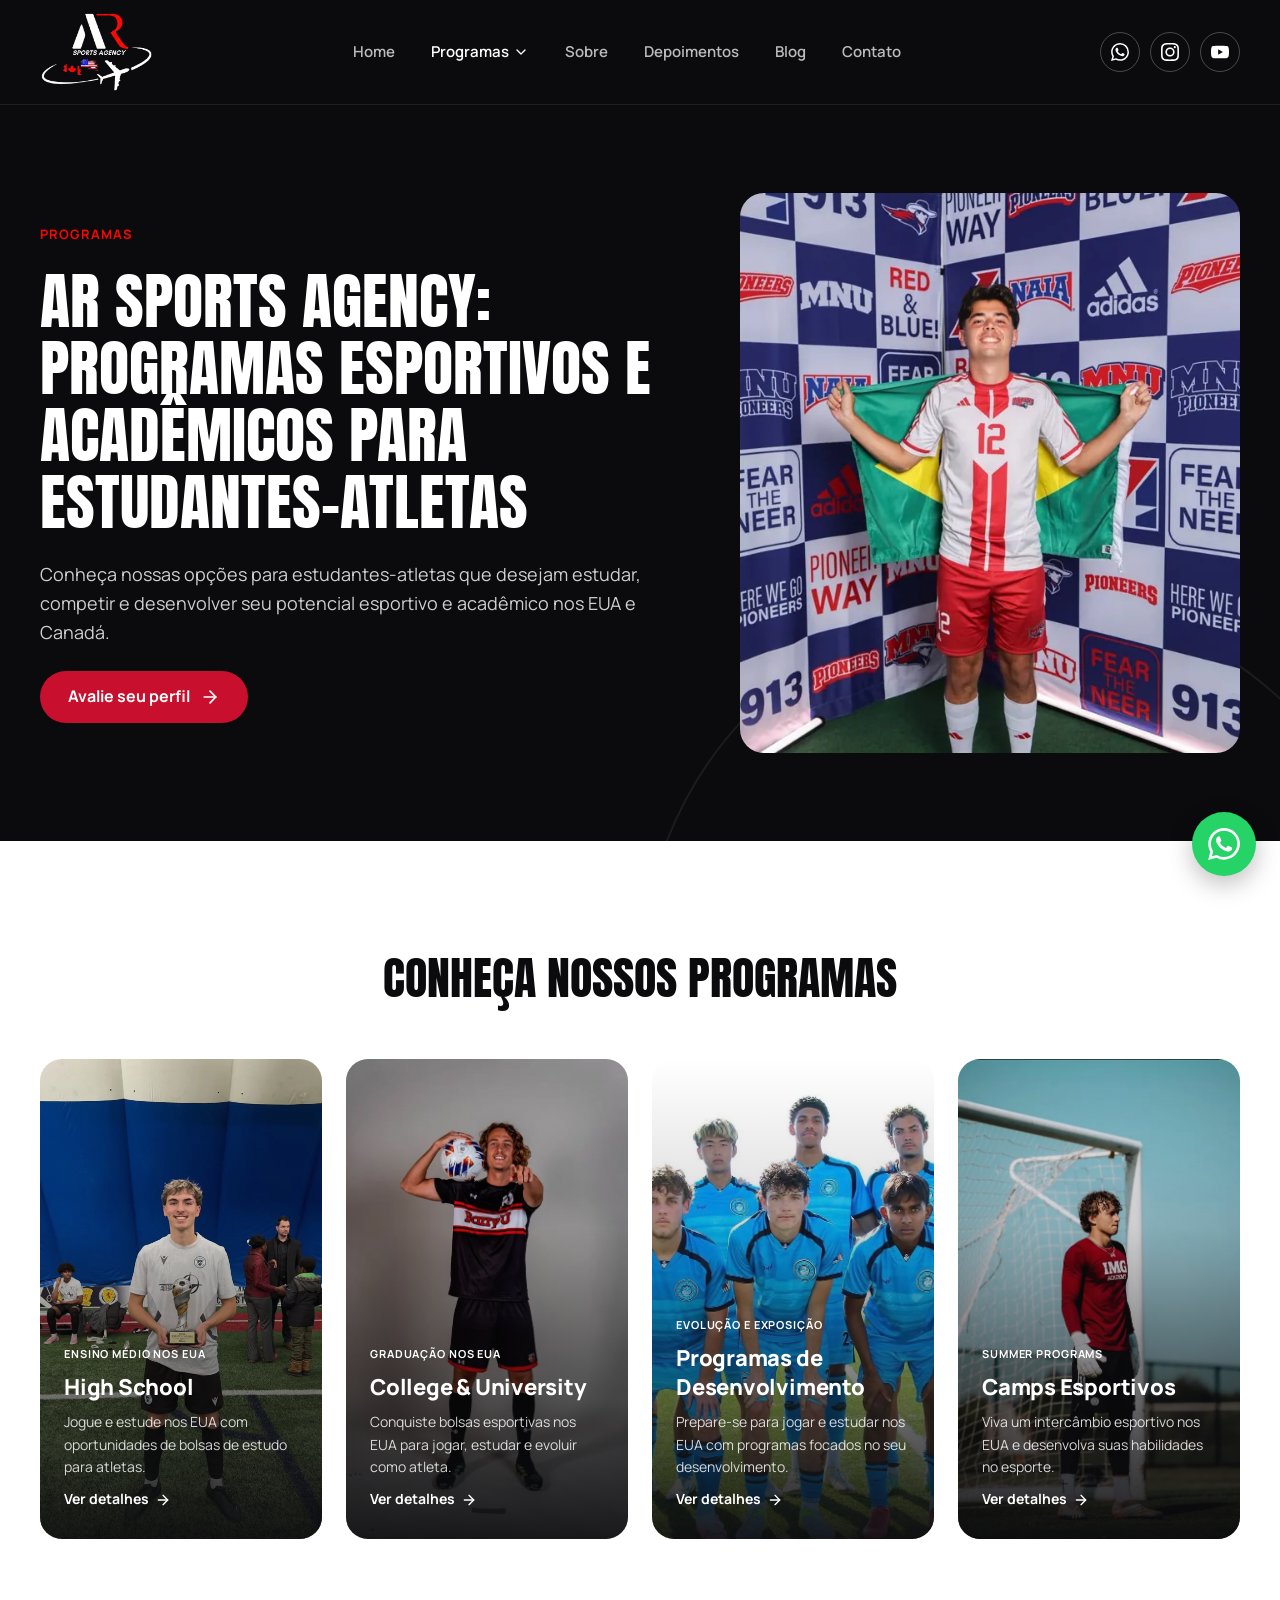
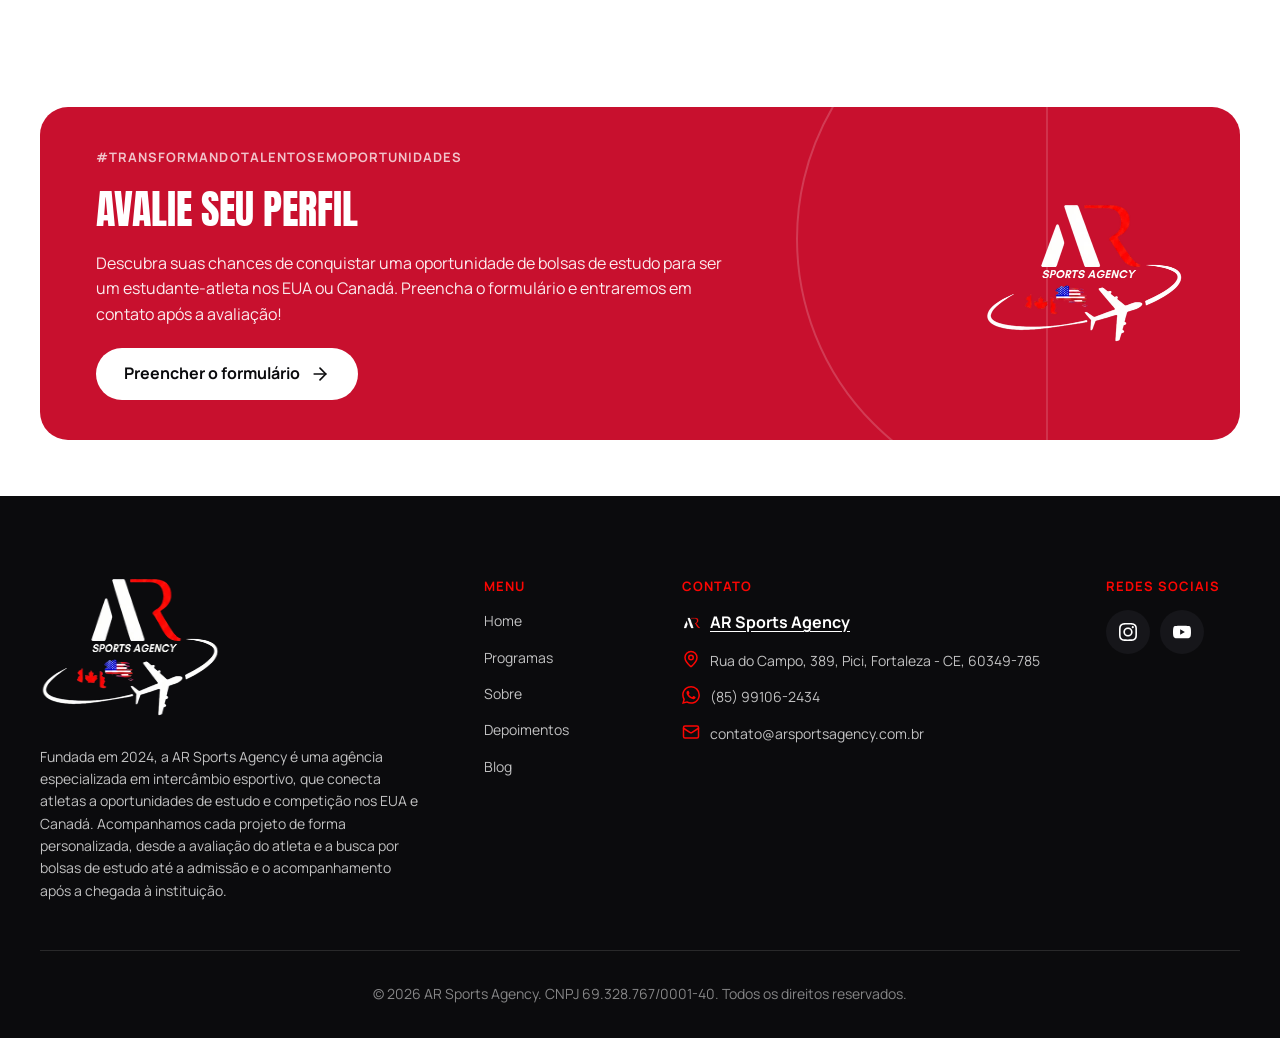
<file: programas/index.html>
<!doctype html><html lang="pt-BR"><head><meta charset="utf-8"><meta name="robots" content="noindex,nofollow"><meta name="viewport" content="width=device-width,initial-scale=1">
<title>Programas de Intercâmbio Esportivo | AR Sports Agency</title><meta name="description" content="Conheça os programas de intercâmbio esportivo para estudantes-atletas que desejam estudar, competir e conquistar bolsas de estudo nos EUA e Canadá."><link rel="canonical" href="https://arsportsagency.com.br/programas/">
<meta property="og:type" content="website"><meta property="og:title" content="Programas de Intercâmbio Esportivo | AR Sports Agency"><meta property="og:description" content="Conheça os programas de intercâmbio esportivo para estudantes-atletas que desejam estudar, competir e conquistar bolsas de estudo nos EUA e Canadá."><meta property="og:url" content="https://arsportsagency.com.br/programas/"><meta property="og:image" content="https://arsportsagency.com.br/assets/img/og.jpg"><meta property="og:locale" content="pt_BR">
<link rel="icon" href="../favicon.png"><meta name="theme-color" content="#0B0B0D">
<link rel="preconnect" href="https://fonts.googleapis.com"><link rel="preconnect" href="https://fonts.gstatic.com" crossorigin>
<link href="https://fonts.googleapis.com/css2?family=Anton&family=Manrope:wght@400;500;600;700;800&display=swap" rel="stylesheet">
<link rel="stylesheet" href="../assets/css/style.css?v=5"><script type="application/ld+json">{"@context": "https://schema.org", "@type": "Organization", "name": "AR Sports Agency", "url": "https://arsportsagency.com.br/", "logo": "https://arsportsagency.com.br/assets/img/logo.png", "email": "contato@arsportsagency.com.br", "telephone": "+55 85 99106-2434", "hasMap": "https://share.google/sRumZk0qRqVlAinR0", "foundingDate": "2024", "founder": {"@type": "Person", "name": "Adolfo Ramalho"}, "address": {"@type": "PostalAddress", "streetAddress": "Rua do Campo, 389, Pici", "postalCode": "60349-785", "addressLocality": "Fortaleza", "addressRegion": "CE", "addressCountry": "BR"}, "sameAs": ["https://www.instagram.com/arsportsagency_/", "https://www.youtube.com/@arsportsagency2024"], "slogan": "#TransformandoTalentosEmOportunidades"}</script></head>
<body id="topo"><header class="header"><div class="container">
<a class="logo" href="../index.html" aria-label="AR Sports Agency, página inicial"><img src="../assets/img/logo-full.webp" alt="AR Sports Agency" width="113" height="80"></a>
<nav class="nav" aria-label="Menu principal"><a href="../index.html">Home</a><div class="drop"><a href="../programas/index.html" class="ativo">Programas <svg aria-hidden="true" focusable="false" xmlns="http://www.w3.org/2000/svg" width="24" height="24" viewBox="0 0 24 24" fill="none" stroke="currentColor" stroke-width="2" stroke-linecap="round" stroke-linejoin="round"><path d="m6 9 6 6 6-6"/></svg></a><div class="drop-menu"><a href="../high-school/index.html"><span class="ic"><svg aria-hidden="true" focusable="false" xmlns="http://www.w3.org/2000/svg" width="24" height="24" viewBox="0 0 24 24" fill="none" stroke="currentColor" stroke-width="2" stroke-linecap="round" stroke-linejoin="round" > <path d="M21.42 10.922a1 1 0 0 0-.019-1.838L12.83 5.18a2 2 0 0 0-1.66 0L2.6 9.08a1 1 0 0 0 0 1.832l8.57 3.908a2 2 0 0 0 1.66 0z" /> <path d="M22 10v6" /> <path d="M6 12.5V16a6 3 0 0 0 12 0v-3.5" /> </svg></span><span><b>High School</b><span>Ensino Médio nos EUA</span></span></a><a href="../college-university/index.html"><span class="ic"><svg aria-hidden="true" focusable="false" xmlns="http://www.w3.org/2000/svg" width="24" height="24" viewBox="0 0 24 24" fill="none" stroke="currentColor" stroke-width="2" stroke-linecap="round" stroke-linejoin="round" > <path d="M6 9H4.5a2.5 2.5 0 0 1 0-5H6" /> <path d="M18 9h1.5a2.5 2.5 0 0 0 0-5H18" /> <path d="M4 22h16" /> <path d="M10 14.66V17c0 .55-.47.98-.97 1.21C7.85 18.75 7 20.24 7 22" /> <path d="M14 14.66V17c0 .55.47.98.97 1.21C16.15 18.75 17 20.24 17 22" /> <path d="M18 2H6v7a6 6 0 0 0 12 0V2Z" /> </svg></span><span><b>College & University</b><span>Graduação com bolsa nos EUA</span></span></a><a href="../programas-de-desenvolvimento/index.html"><span class="ic"><svg aria-hidden="true" focusable="false" xmlns="http://www.w3.org/2000/svg" width="24" height="24" viewBox="0 0 24 24" fill="none" stroke="currentColor" stroke-width="2" stroke-linecap="round" stroke-linejoin="round" > <path d="M14.4 14.4 9.6 9.6" /> <path d="M18.657 21.485a2 2 0 1 1-2.829-2.828l-1.767 1.768a2 2 0 1 1-2.829-2.829l6.364-6.364a2 2 0 1 1 2.829 2.829l-1.768 1.767a2 2 0 1 1 2.828 2.829z" /> <path d="m21.5 21.5-1.4-1.4" /> <path d="M3.9 3.9 2.5 2.5" /> <path d="M6.404 12.768a2 2 0 1 1-2.829-2.829l1.768-1.767a2 2 0 1 1-2.828-2.829l2.828-2.828a2 2 0 1 1 2.829 2.828l1.767-1.768a2 2 0 1 1 2.829 2.829z" /> </svg></span><span><b>Programas de Desenvolvimento</b><span>Evolução e exposição do atleta</span></span></a><a href="../camps-summer-programs/index.html"><span class="ic"><svg aria-hidden="true" focusable="false" xmlns="http://www.w3.org/2000/svg" width="24" height="24" viewBox="0 0 24 24" fill="none" stroke="currentColor" stroke-width="2" stroke-linecap="round" stroke-linejoin="round" > <path d="M17.8 19.2 16 11l3.5-3.5C21 6 21.5 4 21 3c-1-.5-3 0-4.5 1.5L13 8 4.8 6.2c-.5-.1-.9.1-1.1.5l-.3.5c-.2.5-.1 1 .3 1.3L9 12l-2 3H4l-1 1 3 2 2 3 1-1v-3l3-2 3.5 5.3c.3.4.8.5 1.3.3l.5-.2c.4-.3.6-.7.5-1.2z" /> </svg></span><span><b>Camps Esportivos</b><span>Summer Programs nos EUA</span></span></a><a class="todos" href="../programas/index.html">Ver todos os programas <svg aria-hidden="true" focusable="false" xmlns="http://www.w3.org/2000/svg" width="24" height="24" viewBox="0 0 24 24" fill="none" stroke="currentColor" stroke-width="2" stroke-linecap="round" stroke-linejoin="round" > <path d="M5 12h14" /> <path d="m12 5 7 7-7 7" /> </svg></a></div></div><a href="../sobre/index.html">Sobre</a><a href="../depoimentos/index.html">Depoimentos</a><a href="../blog/index.html">Blog</a><a href="../contato/index.html">Contato</a><div class="redes" hidden-desktop><a href="https://wa.me/5585991062434?text=Ol%C3%A1%21%20Vim%20pelo%20site%20da%20AR%20Sports%20Agency%20e%20quero%20falar%20com%20um%20especialista%20sobre%20o%20interc%C3%A2mbio%20esportivo." target="_blank" rel="noopener" aria-label="WhatsApp"><svg aria-hidden="true" focusable="false" width="24" height="24" viewBox="0 0 24 24" xmlns="http://www.w3.org/2000/svg"><path fill="currentColor" d="M17.472 14.382c-.297-.149-1.758-.867-2.03-.967-.273-.099-.471-.148-.67.15-.197.297-.767.966-.94 1.164-.173.199-.347.223-.644.075-.297-.15-1.255-.463-2.39-1.475-.883-.788-1.48-1.761-1.653-2.059-.173-.297-.018-.458.13-.606.134-.133.298-.347.446-.52.149-.174.198-.298.298-.497.099-.198.05-.371-.025-.52-.075-.149-.669-1.612-.916-2.207-.242-.579-.487-.5-.669-.51-.173-.008-.371-.01-.57-.01-.198 0-.52.074-.792.372-.272.297-1.04 1.016-1.04 2.479 0 1.462 1.065 2.875 1.213 3.074.149.198 2.096 3.2 5.077 4.487.709.306 1.262.489 1.694.625.712.227 1.36.195 1.871.118.571-.085 1.758-.719 2.006-1.413.248-.694.248-1.289.173-1.413-.074-.124-.272-.198-.57-.347m-5.421 7.403h-.004a9.87 9.87 0 01-5.031-1.378l-.361-.214-3.741.982.998-3.648-.235-.374a9.86 9.86 0 01-1.51-5.26c.001-5.45 4.436-9.884 9.888-9.884 2.64 0 5.122 1.03 6.988 2.898a9.825 9.825 0 012.893 6.994c-.003 5.45-4.437 9.884-9.885 9.884m8.413-18.297A11.815 11.815 0 0012.05 0C5.495 0 .16 5.335.157 11.892c0 2.096.547 4.142 1.588 5.945L.057 24l6.305-1.654a11.882 11.882 0 005.683 1.448h.005c6.554 0 11.89-5.335 11.893-11.893a11.821 11.821 0 00-3.48-8.413Z"/></svg></a><a href="https://www.instagram.com/arsportsagency_/" target="_blank" rel="noopener" aria-label="Instagram"><svg aria-hidden="true" focusable="false" width="24" height="24" viewBox="0 0 24 24" xmlns="http://www.w3.org/2000/svg"><path fill="currentColor" d="M7.0301.084c-1.2768.0602-2.1487.264-2.911.5634-.7888.3075-1.4575.72-2.1228 1.3877-.6652.6677-1.075 1.3368-1.3802 2.127-.2954.7638-.4956 1.6365-.552 2.914-.0564 1.2775-.0689 1.6882-.0626 4.947.0062 3.2586.0206 3.6671.0825 4.9473.061 1.2765.264 2.1482.5635 2.9107.308.7889.72 1.4573 1.388 2.1228.6679.6655 1.3365 1.0743 2.1285 1.38.7632.295 1.6361.4961 2.9134.552 1.2773.056 1.6884.069 4.9462.0627 3.2578-.0062 3.668-.0207 4.9478-.0814 1.28-.0607 2.147-.2652 2.9098-.5633.7889-.3086 1.4578-.72 2.1228-1.3881.665-.6682 1.0745-1.3378 1.3795-2.1284.2957-.7632.4966-1.636.552-2.9124.056-1.2809.0692-1.6898.063-4.948-.0063-3.2583-.021-3.6668-.0817-4.9465-.0607-1.2797-.264-2.1487-.5633-2.9117-.3084-.7889-.72-1.4568-1.3876-2.1228C21.2982 1.33 20.628.9208 19.8378.6165 19.074.321 18.2017.1197 16.9244.0645 15.6471.0093 15.236-.005 11.977.0014 8.718.0076 8.31.0215 7.0301.0839m.1402 21.6932c-1.17-.0509-1.8053-.2453-2.2287-.408-.5606-.216-.96-.4771-1.3819-.895-.422-.4178-.6811-.8186-.9-1.378-.1644-.4234-.3624-1.058-.4171-2.228-.0595-1.2645-.072-1.6442-.079-4.848-.007-3.2037.0053-3.583.0607-4.848.05-1.169.2456-1.805.408-2.2282.216-.5613.4762-.96.895-1.3816.4188-.4217.8184-.6814 1.3783-.9003.423-.1651 1.0575-.3614 2.227-.4171 1.2655-.06 1.6447-.072 4.848-.079 3.2033-.007 3.5835.005 4.8495.0608 1.169.0508 1.8053.2445 2.228.408.5608.216.96.4754 1.3816.895.4217.4194.6816.8176.9005 1.3787.1653.4217.3617 1.056.4169 2.2263.0602 1.2655.0739 1.645.0796 4.848.0058 3.203-.0055 3.5834-.061 4.848-.051 1.17-.245 1.8055-.408 2.2294-.216.5604-.4763.96-.8954 1.3814-.419.4215-.8181.6811-1.3783.9-.4224.1649-1.0577.3617-2.2262.4174-1.2656.0595-1.6448.072-4.8493.079-3.2045.007-3.5825-.006-4.848-.0608M16.953 5.5864A1.44 1.44 0 1 0 18.39 4.144a1.44 1.44 0 0 0-1.437 1.4424M5.8385 12.012c.0067 3.4032 2.7706 6.1557 6.173 6.1493 3.4026-.0065 6.157-2.7701 6.1506-6.1733-.0065-3.4032-2.771-6.1565-6.174-6.1498-3.403.0067-6.156 2.771-6.1496 6.1738M8 12.0077a4 4 0 1 1 4.008 3.9921A3.9996 3.9996 0 0 1 8 12.0077"/></svg></a><a href="https://www.youtube.com/@arsportsagency2024" target="_blank" rel="noopener" aria-label="YouTube"><svg aria-hidden="true" focusable="false" width="24" height="24" viewBox="0 0 24 24" xmlns="http://www.w3.org/2000/svg"><path fill="currentColor" d="M23.498 6.186a3.016 3.016 0 0 0-2.122-2.136C19.505 3.545 12 3.545 12 3.545s-7.505 0-9.377.505A3.017 3.017 0 0 0 .502 6.186C0 8.07 0 12 0 12s0 3.93.502 5.814a3.016 3.016 0 0 0 2.122 2.136c1.871.505 9.376.505 9.376.505s7.505 0 9.377-.505a3.015 3.015 0 0 0 2.122-2.136C24 15.93 24 12 24 12s0-3.93-.502-5.814zM9.545 15.568V8.432L15.818 12l-6.273 3.568z"/></svg></a></div></nav>
<div class="redes topo-redes"><a href="https://wa.me/5585991062434?text=Ol%C3%A1%21%20Vim%20pelo%20site%20da%20AR%20Sports%20Agency%20e%20quero%20falar%20com%20um%20especialista%20sobre%20o%20interc%C3%A2mbio%20esportivo." target="_blank" rel="noopener" aria-label="WhatsApp"><svg aria-hidden="true" focusable="false" width="24" height="24" viewBox="0 0 24 24" xmlns="http://www.w3.org/2000/svg"><path fill="currentColor" d="M17.472 14.382c-.297-.149-1.758-.867-2.03-.967-.273-.099-.471-.148-.67.15-.197.297-.767.966-.94 1.164-.173.199-.347.223-.644.075-.297-.15-1.255-.463-2.39-1.475-.883-.788-1.48-1.761-1.653-2.059-.173-.297-.018-.458.13-.606.134-.133.298-.347.446-.52.149-.174.198-.298.298-.497.099-.198.05-.371-.025-.52-.075-.149-.669-1.612-.916-2.207-.242-.579-.487-.5-.669-.51-.173-.008-.371-.01-.57-.01-.198 0-.52.074-.792.372-.272.297-1.04 1.016-1.04 2.479 0 1.462 1.065 2.875 1.213 3.074.149.198 2.096 3.2 5.077 4.487.709.306 1.262.489 1.694.625.712.227 1.36.195 1.871.118.571-.085 1.758-.719 2.006-1.413.248-.694.248-1.289.173-1.413-.074-.124-.272-.198-.57-.347m-5.421 7.403h-.004a9.87 9.87 0 01-5.031-1.378l-.361-.214-3.741.982.998-3.648-.235-.374a9.86 9.86 0 01-1.51-5.26c.001-5.45 4.436-9.884 9.888-9.884 2.64 0 5.122 1.03 6.988 2.898a9.825 9.825 0 012.893 6.994c-.003 5.45-4.437 9.884-9.885 9.884m8.413-18.297A11.815 11.815 0 0012.05 0C5.495 0 .16 5.335.157 11.892c0 2.096.547 4.142 1.588 5.945L.057 24l6.305-1.654a11.882 11.882 0 005.683 1.448h.005c6.554 0 11.89-5.335 11.893-11.893a11.821 11.821 0 00-3.48-8.413Z"/></svg></a><a href="https://www.instagram.com/arsportsagency_/" target="_blank" rel="noopener" aria-label="Instagram"><svg aria-hidden="true" focusable="false" width="24" height="24" viewBox="0 0 24 24" xmlns="http://www.w3.org/2000/svg"><path fill="currentColor" d="M7.0301.084c-1.2768.0602-2.1487.264-2.911.5634-.7888.3075-1.4575.72-2.1228 1.3877-.6652.6677-1.075 1.3368-1.3802 2.127-.2954.7638-.4956 1.6365-.552 2.914-.0564 1.2775-.0689 1.6882-.0626 4.947.0062 3.2586.0206 3.6671.0825 4.9473.061 1.2765.264 2.1482.5635 2.9107.308.7889.72 1.4573 1.388 2.1228.6679.6655 1.3365 1.0743 2.1285 1.38.7632.295 1.6361.4961 2.9134.552 1.2773.056 1.6884.069 4.9462.0627 3.2578-.0062 3.668-.0207 4.9478-.0814 1.28-.0607 2.147-.2652 2.9098-.5633.7889-.3086 1.4578-.72 2.1228-1.3881.665-.6682 1.0745-1.3378 1.3795-2.1284.2957-.7632.4966-1.636.552-2.9124.056-1.2809.0692-1.6898.063-4.948-.0063-3.2583-.021-3.6668-.0817-4.9465-.0607-1.2797-.264-2.1487-.5633-2.9117-.3084-.7889-.72-1.4568-1.3876-2.1228C21.2982 1.33 20.628.9208 19.8378.6165 19.074.321 18.2017.1197 16.9244.0645 15.6471.0093 15.236-.005 11.977.0014 8.718.0076 8.31.0215 7.0301.0839m.1402 21.6932c-1.17-.0509-1.8053-.2453-2.2287-.408-.5606-.216-.96-.4771-1.3819-.895-.422-.4178-.6811-.8186-.9-1.378-.1644-.4234-.3624-1.058-.4171-2.228-.0595-1.2645-.072-1.6442-.079-4.848-.007-3.2037.0053-3.583.0607-4.848.05-1.169.2456-1.805.408-2.2282.216-.5613.4762-.96.895-1.3816.4188-.4217.8184-.6814 1.3783-.9003.423-.1651 1.0575-.3614 2.227-.4171 1.2655-.06 1.6447-.072 4.848-.079 3.2033-.007 3.5835.005 4.8495.0608 1.169.0508 1.8053.2445 2.228.408.5608.216.96.4754 1.3816.895.4217.4194.6816.8176.9005 1.3787.1653.4217.3617 1.056.4169 2.2263.0602 1.2655.0739 1.645.0796 4.848.0058 3.203-.0055 3.5834-.061 4.848-.051 1.17-.245 1.8055-.408 2.2294-.216.5604-.4763.96-.8954 1.3814-.419.4215-.8181.6811-1.3783.9-.4224.1649-1.0577.3617-2.2262.4174-1.2656.0595-1.6448.072-4.8493.079-3.2045.007-3.5825-.006-4.848-.0608M16.953 5.5864A1.44 1.44 0 1 0 18.39 4.144a1.44 1.44 0 0 0-1.437 1.4424M5.8385 12.012c.0067 3.4032 2.7706 6.1557 6.173 6.1493 3.4026-.0065 6.157-2.7701 6.1506-6.1733-.0065-3.4032-2.771-6.1565-6.174-6.1498-3.403.0067-6.156 2.771-6.1496 6.1738M8 12.0077a4 4 0 1 1 4.008 3.9921A3.9996 3.9996 0 0 1 8 12.0077"/></svg></a><a href="https://www.youtube.com/@arsportsagency2024" target="_blank" rel="noopener" aria-label="YouTube"><svg aria-hidden="true" focusable="false" width="24" height="24" viewBox="0 0 24 24" xmlns="http://www.w3.org/2000/svg"><path fill="currentColor" d="M23.498 6.186a3.016 3.016 0 0 0-2.122-2.136C19.505 3.545 12 3.545 12 3.545s-7.505 0-9.377.505A3.017 3.017 0 0 0 .502 6.186C0 8.07 0 12 0 12s0 3.93.502 5.814a3.016 3.016 0 0 0 2.122 2.136c1.871.505 9.376.505 9.376.505s7.505 0 9.377-.505a3.015 3.015 0 0 0 2.122-2.136C24 15.93 24 12 24 12s0-3.93-.502-5.814zM9.545 15.568V8.432L15.818 12l-6.273 3.568z"/></svg></a></div>
<button class="menu-btn" aria-label="Abrir menu" aria-expanded="false"><svg aria-hidden="true" focusable="false" xmlns="http://www.w3.org/2000/svg" width="24" height="24" viewBox="0 0 24 24" fill="none" stroke="currentColor" stroke-width="2" stroke-linecap="round"><path d="M4 6h16M4 12h16M4 18h16"/></svg></button>
</div></header><main><section class="hero"><div class="container"><div class="conteudo"><span class="rotulo">Programas</span><h1>AR Sports Agency: Programas Esportivos e Acadêmicos para Estudantes-Atletas</h1><p>Conheça nossas opções para estudantes-atletas que desejam estudar, competir e desenvolver seu potencial esportivo e acadêmico nos EUA e Canadá.</p><div class="btns"><a class="btn btn-primario" href="https://ar-sports-agency.vercel.app/" target="_blank" rel="noopener">Avalie seu perfil<svg aria-hidden="true" focusable="false" xmlns="http://www.w3.org/2000/svg" width="24" height="24" viewBox="0 0 24 24" fill="none" stroke="currentColor" stroke-width="2" stroke-linecap="round" stroke-linejoin="round" > <path d="M5 12h14" /> <path d="m12 5 7 7-7 7" /> </svg></a></div></div><img class="foto" src="../assets/img/atleta2.webp" alt="Estudante-atleta com a bandeira do Brasil" width="500" height="560" fetchpriority="high"></div></section><section class="secao"><div class="container"><div class="titulo"><h2>Conheça Nossos Programas</h2></div><div class="grid4"><a class="card-prog" href="../high-school/index.html"><img src="../assets/img/trofeu.webp" alt="Estudante-atleta de High School com troféu" loading="lazy" width="400" height="480"><span class="rotulo">Ensino Médio nos EUA</span><h3>High School</h3><p>Jogue e estude nos EUA com oportunidades de bolsas de estudo para atletas.</p><span class="mais">Ver detalhes <svg aria-hidden="true" focusable="false" xmlns="http://www.w3.org/2000/svg" width="24" height="24" viewBox="0 0 24 24" fill="none" stroke="currentColor" stroke-width="2" stroke-linecap="round" stroke-linejoin="round" > <path d="M5 12h14" /> <path d="m12 5 7 7-7 7" /> </svg></span></a><a class="card-prog" href="../college-university/index.html"><img src="../assets/img/barry.webp" alt="Atleta universitário com uniforme da Barry University" loading="lazy" width="400" height="480"><span class="rotulo">Graduação nos EUA</span><h3>College & University</h3><p>Conquiste bolsas esportivas nos EUA para jogar, estudar e evoluir como atleta.</p><span class="mais">Ver detalhes <svg aria-hidden="true" focusable="false" xmlns="http://www.w3.org/2000/svg" width="24" height="24" viewBox="0 0 24 24" fill="none" stroke="currentColor" stroke-width="2" stroke-linecap="round" stroke-linejoin="round" > <path d="M5 12h14" /> <path d="m12 5 7 7-7 7" /> </svg></span></a><a class="card-prog" href="../programas-de-desenvolvimento/index.html"><img src="../assets/img/time-azul.webp" alt="Equipe de programa de desenvolvimento nos EUA" loading="lazy" width="400" height="480"><span class="rotulo">Evolução e exposição</span><h3>Programas de Desenvolvimento</h3><p>Prepare-se para jogar e estudar nos EUA com programas focados no seu desenvolvimento.</p><span class="mais">Ver detalhes <svg aria-hidden="true" focusable="false" xmlns="http://www.w3.org/2000/svg" width="24" height="24" viewBox="0 0 24 24" fill="none" stroke="currentColor" stroke-width="2" stroke-linecap="round" stroke-linejoin="round" > <path d="M5 12h14" /> <path d="m12 5 7 7-7 7" /> </svg></span></a><a class="card-prog" href="../camps-summer-programs/index.html"><img src="../assets/img/img-goleiro.webp" alt="Goleiro em treino nos EUA" loading="lazy" width="400" height="480"><span class="rotulo">Summer Programs</span><h3>Camps Esportivos</h3><p>Viva um intercâmbio esportivo nos EUA e desenvolva suas habilidades no esporte.</p><span class="mais">Ver detalhes <svg aria-hidden="true" focusable="false" xmlns="http://www.w3.org/2000/svg" width="24" height="24" viewBox="0 0 24 24" fill="none" stroke="currentColor" stroke-width="2" stroke-linecap="round" stroke-linejoin="round" > <path d="M5 12h14" /> <path d="m12 5 7 7-7 7" /> </svg></span></a></div></div></section><section class="cta"><div class="container"><a class="cta-card" href="https://ar-sports-agency.vercel.app/" target="_blank" rel="noopener">
<div class="texto"><span>#TransformandoTalentosEmOportunidades</span><p class="cta-tit">Avalie seu perfil</p><p>Descubra suas chances de conquistar uma oportunidade de bolsas de estudo para ser um estudante-atleta nos EUA ou Canadá. Preencha o formulário e entraremos em contato após a avaliação!</p><span class="btn btn-branco">Preencher o formulário <svg aria-hidden="true" focusable="false" xmlns="http://www.w3.org/2000/svg" width="24" height="24" viewBox="0 0 24 24" fill="none" stroke="currentColor" stroke-width="2" stroke-linecap="round" stroke-linejoin="round" > <path d="M5 12h14" /> <path d="m12 5 7 7-7 7" /> </svg></span></div>
<img src="../assets/img/logo-full.webp" alt="" width="200" height="142" loading="lazy"></a></div></section></main><footer class="footer"><div class="container">
<div class="topo">
<div class="sobre"><img src="../assets/img/logo-full.webp" alt="AR Sports Agency" width="200" height="142" loading="lazy"><p>Fundada em 2024, a AR Sports Agency é uma agência especializada em intercâmbio esportivo, que conecta atletas a oportunidades de estudo e competição nos EUA e Canadá. Acompanhamos cada projeto de forma personalizada, desde a avaliação do atleta e a busca por bolsas de estudo até a admissão e o acompanhamento após a chegada à instituição.</p></div>
<div><p class="ftit">Menu</p><ul><li><a href="../index.html">Home</a></li><li><a href="../programas/index.html">Programas</a></li><li><a href="../sobre/index.html">Sobre</a></li><li><a href="../depoimentos/index.html">Depoimentos</a></li><li><a href="../blog/index.html">Blog</a></li></ul></div>
<div class="nap"><p class="ftit">Contato</p><ul><li><a class="gbp" href="https://share.google/sRumZk0qRqVlAinR0" target="_blank" rel="noopener"><img class="fav" src="../favicon.png" alt="" width="20" height="20"><strong>AR Sports Agency</strong></a></li><li><svg aria-hidden="true" focusable="false" xmlns="http://www.w3.org/2000/svg" width="24" height="24" viewBox="0 0 24 24" fill="none" stroke="currentColor" stroke-width="2" stroke-linecap="round" stroke-linejoin="round" > <path d="M20 10c0 4.993-5.539 10.193-7.399 11.799a1 1 0 0 1-1.202 0C9.539 20.193 4 14.993 4 10a8 8 0 0 1 16 0" /> <circle cx="12" cy="10" r="3" /> </svg><a href="https://share.google/sRumZk0qRqVlAinR0" target="_blank" rel="noopener">Rua do Campo, 389, Pici, Fortaleza - CE, 60349-785</a></li><li><svg aria-hidden="true" focusable="false" width="24" height="24" viewBox="0 0 24 24" xmlns="http://www.w3.org/2000/svg"><path fill="currentColor" d="M17.472 14.382c-.297-.149-1.758-.867-2.03-.967-.273-.099-.471-.148-.67.15-.197.297-.767.966-.94 1.164-.173.199-.347.223-.644.075-.297-.15-1.255-.463-2.39-1.475-.883-.788-1.48-1.761-1.653-2.059-.173-.297-.018-.458.13-.606.134-.133.298-.347.446-.52.149-.174.198-.298.298-.497.099-.198.05-.371-.025-.52-.075-.149-.669-1.612-.916-2.207-.242-.579-.487-.5-.669-.51-.173-.008-.371-.01-.57-.01-.198 0-.52.074-.792.372-.272.297-1.04 1.016-1.04 2.479 0 1.462 1.065 2.875 1.213 3.074.149.198 2.096 3.2 5.077 4.487.709.306 1.262.489 1.694.625.712.227 1.36.195 1.871.118.571-.085 1.758-.719 2.006-1.413.248-.694.248-1.289.173-1.413-.074-.124-.272-.198-.57-.347m-5.421 7.403h-.004a9.87 9.87 0 01-5.031-1.378l-.361-.214-3.741.982.998-3.648-.235-.374a9.86 9.86 0 01-1.51-5.26c.001-5.45 4.436-9.884 9.888-9.884 2.64 0 5.122 1.03 6.988 2.898a9.825 9.825 0 012.893 6.994c-.003 5.45-4.437 9.884-9.885 9.884m8.413-18.297A11.815 11.815 0 0012.05 0C5.495 0 .16 5.335.157 11.892c0 2.096.547 4.142 1.588 5.945L.057 24l6.305-1.654a11.882 11.882 0 005.683 1.448h.005c6.554 0 11.89-5.335 11.893-11.893a11.821 11.821 0 00-3.48-8.413Z"/></svg><a href="https://wa.me/5585991062434?text=Ol%C3%A1%21%20Vim%20pelo%20site%20da%20AR%20Sports%20Agency%20e%20quero%20falar%20com%20um%20especialista%20sobre%20o%20interc%C3%A2mbio%20esportivo." target="_blank" rel="noopener">(85) 99106-2434</a></li><li><svg aria-hidden="true" focusable="false" xmlns="http://www.w3.org/2000/svg" width="24" height="24" viewBox="0 0 24 24" fill="none" stroke="currentColor" stroke-width="2" stroke-linecap="round" stroke-linejoin="round" > <rect width="20" height="16" x="2" y="4" rx="2" /> <path d="m22 7-8.97 5.7a1.94 1.94 0 0 1-2.06 0L2 7" /> </svg><a href="mailto:contato@arsportsagency.com.br">contato@arsportsagency.com.br</a></li></ul></div>
<div><p class="ftit">Redes sociais</p><div class="redes"><a href="https://www.instagram.com/arsportsagency_/" target="_blank" rel="noopener" aria-label="Instagram"><svg aria-hidden="true" focusable="false" width="24" height="24" viewBox="0 0 24 24" xmlns="http://www.w3.org/2000/svg"><path fill="currentColor" d="M7.0301.084c-1.2768.0602-2.1487.264-2.911.5634-.7888.3075-1.4575.72-2.1228 1.3877-.6652.6677-1.075 1.3368-1.3802 2.127-.2954.7638-.4956 1.6365-.552 2.914-.0564 1.2775-.0689 1.6882-.0626 4.947.0062 3.2586.0206 3.6671.0825 4.9473.061 1.2765.264 2.1482.5635 2.9107.308.7889.72 1.4573 1.388 2.1228.6679.6655 1.3365 1.0743 2.1285 1.38.7632.295 1.6361.4961 2.9134.552 1.2773.056 1.6884.069 4.9462.0627 3.2578-.0062 3.668-.0207 4.9478-.0814 1.28-.0607 2.147-.2652 2.9098-.5633.7889-.3086 1.4578-.72 2.1228-1.3881.665-.6682 1.0745-1.3378 1.3795-2.1284.2957-.7632.4966-1.636.552-2.9124.056-1.2809.0692-1.6898.063-4.948-.0063-3.2583-.021-3.6668-.0817-4.9465-.0607-1.2797-.264-2.1487-.5633-2.9117-.3084-.7889-.72-1.4568-1.3876-2.1228C21.2982 1.33 20.628.9208 19.8378.6165 19.074.321 18.2017.1197 16.9244.0645 15.6471.0093 15.236-.005 11.977.0014 8.718.0076 8.31.0215 7.0301.0839m.1402 21.6932c-1.17-.0509-1.8053-.2453-2.2287-.408-.5606-.216-.96-.4771-1.3819-.895-.422-.4178-.6811-.8186-.9-1.378-.1644-.4234-.3624-1.058-.4171-2.228-.0595-1.2645-.072-1.6442-.079-4.848-.007-3.2037.0053-3.583.0607-4.848.05-1.169.2456-1.805.408-2.2282.216-.5613.4762-.96.895-1.3816.4188-.4217.8184-.6814 1.3783-.9003.423-.1651 1.0575-.3614 2.227-.4171 1.2655-.06 1.6447-.072 4.848-.079 3.2033-.007 3.5835.005 4.8495.0608 1.169.0508 1.8053.2445 2.228.408.5608.216.96.4754 1.3816.895.4217.4194.6816.8176.9005 1.3787.1653.4217.3617 1.056.4169 2.2263.0602 1.2655.0739 1.645.0796 4.848.0058 3.203-.0055 3.5834-.061 4.848-.051 1.17-.245 1.8055-.408 2.2294-.216.5604-.4763.96-.8954 1.3814-.419.4215-.8181.6811-1.3783.9-.4224.1649-1.0577.3617-2.2262.4174-1.2656.0595-1.6448.072-4.8493.079-3.2045.007-3.5825-.006-4.848-.0608M16.953 5.5864A1.44 1.44 0 1 0 18.39 4.144a1.44 1.44 0 0 0-1.437 1.4424M5.8385 12.012c.0067 3.4032 2.7706 6.1557 6.173 6.1493 3.4026-.0065 6.157-2.7701 6.1506-6.1733-.0065-3.4032-2.771-6.1565-6.174-6.1498-3.403.0067-6.156 2.771-6.1496 6.1738M8 12.0077a4 4 0 1 1 4.008 3.9921A3.9996 3.9996 0 0 1 8 12.0077"/></svg></a><a href="https://www.youtube.com/@arsportsagency2024" target="_blank" rel="noopener" aria-label="Canal da AR Sports Agency no YouTube"><svg aria-hidden="true" focusable="false" width="24" height="24" viewBox="0 0 24 24" xmlns="http://www.w3.org/2000/svg"><path fill="currentColor" d="M23.498 6.186a3.016 3.016 0 0 0-2.122-2.136C19.505 3.545 12 3.545 12 3.545s-7.505 0-9.377.505A3.017 3.017 0 0 0 .502 6.186C0 8.07 0 12 0 12s0 3.93.502 5.814a3.016 3.016 0 0 0 2.122 2.136c1.871.505 9.376.505 9.376.505s7.505 0 9.377-.505a3.015 3.015 0 0 0 2.122-2.136C24 15.93 24 12 24 12s0-3.93-.502-5.814zM9.545 15.568V8.432L15.818 12l-6.273 3.568z"/></svg></a></div></div>
</div>
<div class="base"><span>© 2026 AR Sports Agency. CNPJ 69.328.767/0001-40. Todos os direitos reservados.</span></div>
</div></footer>
<a class="wpp-flutuante" href="https://wa.me/5585991062434?text=Ol%C3%A1%21%20Vim%20pelo%20site%20da%20AR%20Sports%20Agency%20e%20quero%20falar%20com%20um%20especialista%20sobre%20o%20interc%C3%A2mbio%20esportivo." target="_blank" rel="noopener" aria-label="Fale com um especialista pelo WhatsApp"><svg aria-hidden="true" focusable="false" width="24" height="24" viewBox="0 0 24 24" xmlns="http://www.w3.org/2000/svg"><path fill="currentColor" d="M17.472 14.382c-.297-.149-1.758-.867-2.03-.967-.273-.099-.471-.148-.67.15-.197.297-.767.966-.94 1.164-.173.199-.347.223-.644.075-.297-.15-1.255-.463-2.39-1.475-.883-.788-1.48-1.761-1.653-2.059-.173-.297-.018-.458.13-.606.134-.133.298-.347.446-.52.149-.174.198-.298.298-.497.099-.198.05-.371-.025-.52-.075-.149-.669-1.612-.916-2.207-.242-.579-.487-.5-.669-.51-.173-.008-.371-.01-.57-.01-.198 0-.52.074-.792.372-.272.297-1.04 1.016-1.04 2.479 0 1.462 1.065 2.875 1.213 3.074.149.198 2.096 3.2 5.077 4.487.709.306 1.262.489 1.694.625.712.227 1.36.195 1.871.118.571-.085 1.758-.719 2.006-1.413.248-.694.248-1.289.173-1.413-.074-.124-.272-.198-.57-.347m-5.421 7.403h-.004a9.87 9.87 0 01-5.031-1.378l-.361-.214-3.741.982.998-3.648-.235-.374a9.86 9.86 0 01-1.51-5.26c.001-5.45 4.436-9.884 9.888-9.884 2.64 0 5.122 1.03 6.988 2.898a9.825 9.825 0 012.893 6.994c-.003 5.45-4.437 9.884-9.885 9.884m8.413-18.297A11.815 11.815 0 0012.05 0C5.495 0 .16 5.335.157 11.892c0 2.096.547 4.142 1.588 5.945L.057 24l6.305-1.654a11.882 11.882 0 005.683 1.448h.005c6.554 0 11.89-5.335 11.893-11.893a11.821 11.821 0 00-3.48-8.413Z"/></svg></a><script src="../assets/js/main.js?v=4" defer></script></body></html>
</file>
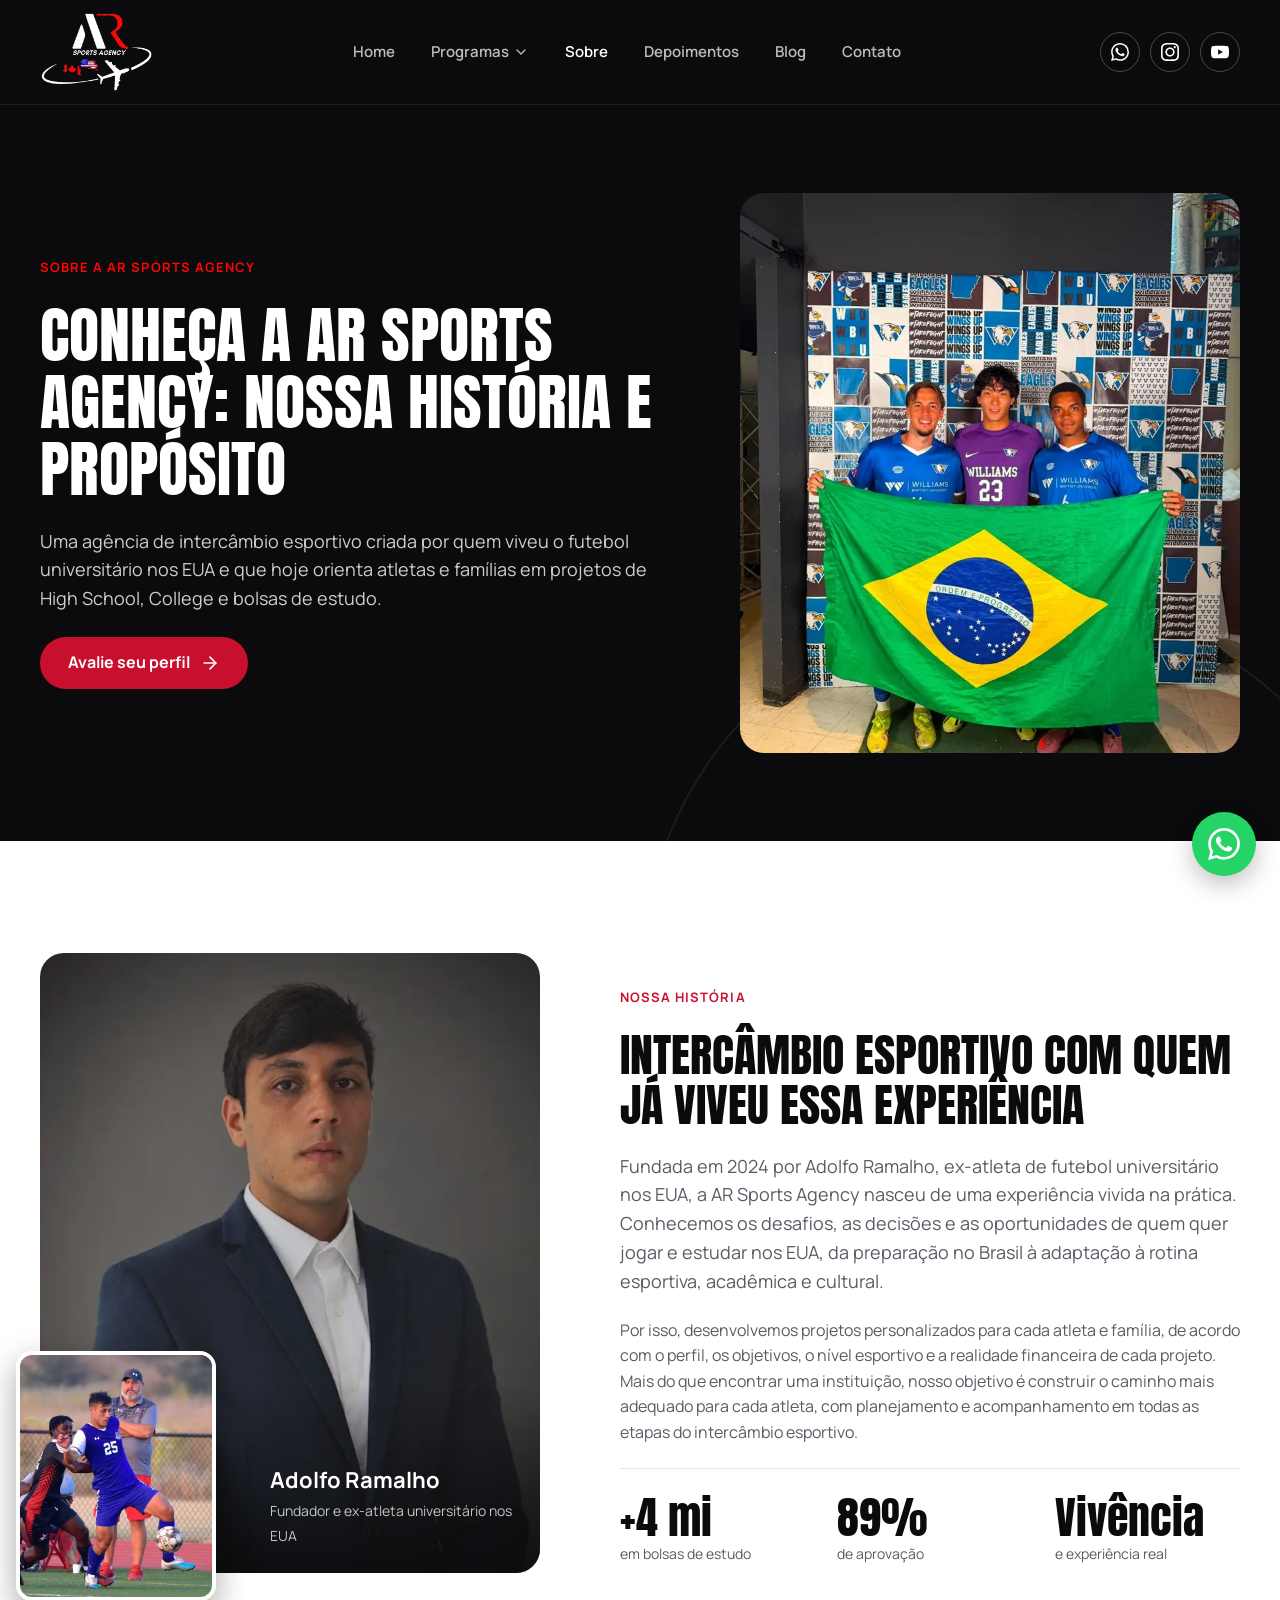
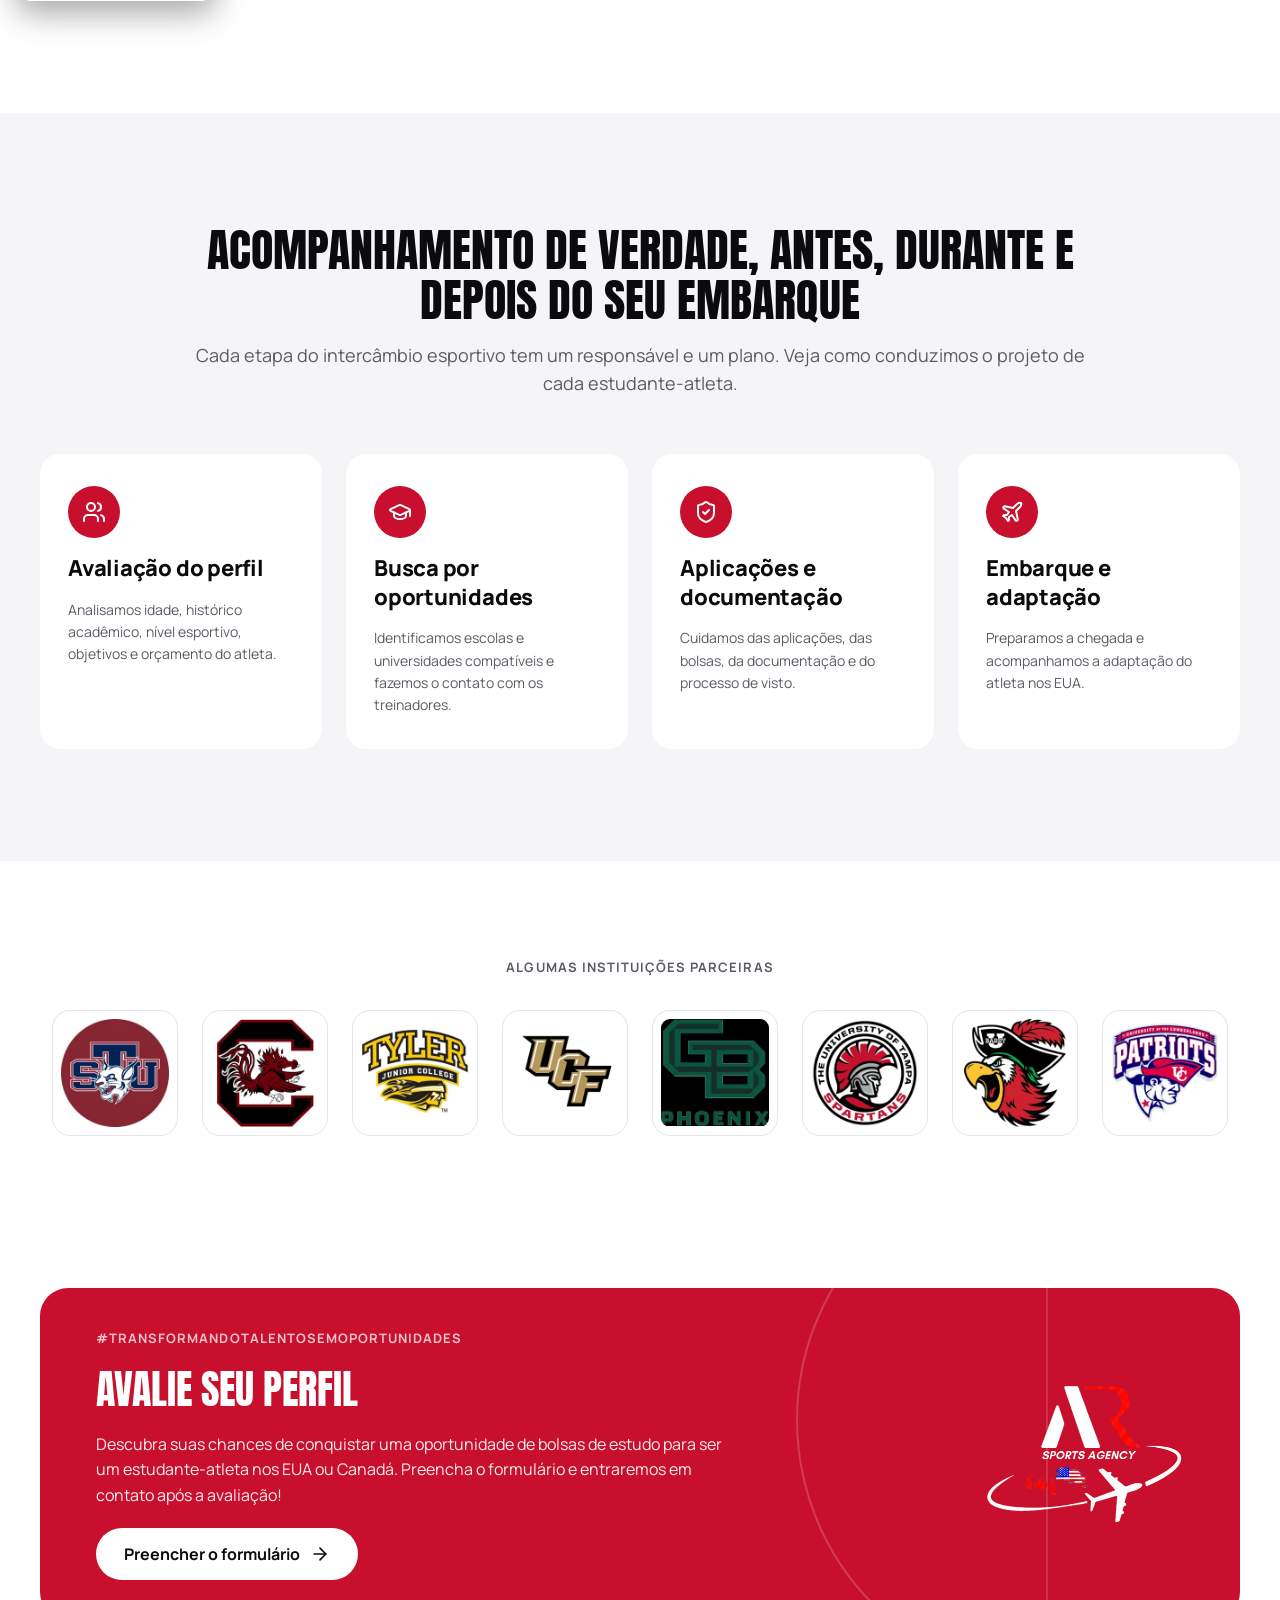
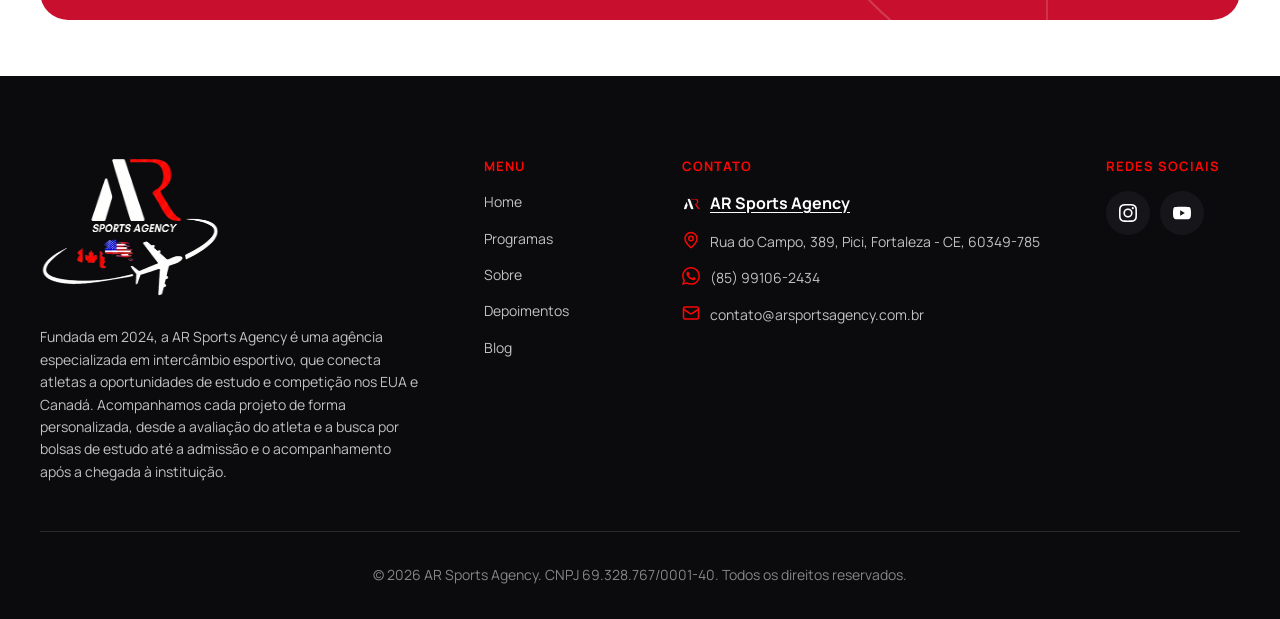
<file: sobre/index.html>
<!doctype html><html lang="pt-BR"><head><meta charset="utf-8"><meta name="robots" content="noindex,nofollow"><meta name="viewport" content="width=device-width,initial-scale=1">
<title>AR Sports Agency | Conheça Nossa História e Propósito</title><meta name="description" content="Conheça a AR Sports Agency, sua história e propósito no intercâmbio esportivo. Saiba como orientamos atletas em projetos de High School, College e bolsas de estudo."><link rel="canonical" href="https://arsportsagency.com.br/sobre/">
<meta property="og:type" content="website"><meta property="og:title" content="AR Sports Agency | Conheça Nossa História e Propósito"><meta property="og:description" content="Conheça a AR Sports Agency, sua história e propósito no intercâmbio esportivo. Saiba como orientamos atletas em projetos de High School, College e bolsas de estudo."><meta property="og:url" content="https://arsportsagency.com.br/sobre/"><meta property="og:image" content="https://arsportsagency.com.br/assets/img/og.jpg"><meta property="og:locale" content="pt_BR">
<link rel="icon" href="../favicon.png"><meta name="theme-color" content="#0B0B0D">
<link rel="preconnect" href="https://fonts.googleapis.com"><link rel="preconnect" href="https://fonts.gstatic.com" crossorigin>
<link href="https://fonts.googleapis.com/css2?family=Anton&family=Manrope:wght@400;500;600;700;800&display=swap" rel="stylesheet">
<link rel="stylesheet" href="../assets/css/style.css?v=5"><script type="application/ld+json">{"@context": "https://schema.org", "@type": "Organization", "name": "AR Sports Agency", "url": "https://arsportsagency.com.br/", "logo": "https://arsportsagency.com.br/assets/img/logo.png", "email": "contato@arsportsagency.com.br", "telephone": "+55 85 99106-2434", "hasMap": "https://share.google/sRumZk0qRqVlAinR0", "foundingDate": "2024", "founder": {"@type": "Person", "name": "Adolfo Ramalho"}, "address": {"@type": "PostalAddress", "streetAddress": "Rua do Campo, 389, Pici", "postalCode": "60349-785", "addressLocality": "Fortaleza", "addressRegion": "CE", "addressCountry": "BR"}, "sameAs": ["https://www.instagram.com/arsportsagency_/", "https://www.youtube.com/@arsportsagency2024"], "slogan": "#TransformandoTalentosEmOportunidades"}</script></head>
<body id="topo"><header class="header"><div class="container">
<a class="logo" href="../index.html" aria-label="AR Sports Agency, página inicial"><img src="../assets/img/logo-full.webp" alt="AR Sports Agency" width="113" height="80"></a>
<nav class="nav" aria-label="Menu principal"><a href="../index.html">Home</a><div class="drop"><a href="../programas/index.html">Programas <svg aria-hidden="true" focusable="false" xmlns="http://www.w3.org/2000/svg" width="24" height="24" viewBox="0 0 24 24" fill="none" stroke="currentColor" stroke-width="2" stroke-linecap="round" stroke-linejoin="round"><path d="m6 9 6 6 6-6"/></svg></a><div class="drop-menu"><a href="../high-school/index.html"><span class="ic"><svg aria-hidden="true" focusable="false" xmlns="http://www.w3.org/2000/svg" width="24" height="24" viewBox="0 0 24 24" fill="none" stroke="currentColor" stroke-width="2" stroke-linecap="round" stroke-linejoin="round" > <path d="M21.42 10.922a1 1 0 0 0-.019-1.838L12.83 5.18a2 2 0 0 0-1.66 0L2.6 9.08a1 1 0 0 0 0 1.832l8.57 3.908a2 2 0 0 0 1.66 0z" /> <path d="M22 10v6" /> <path d="M6 12.5V16a6 3 0 0 0 12 0v-3.5" /> </svg></span><span><b>High School</b><span>Ensino Médio nos EUA</span></span></a><a href="../college-university/index.html"><span class="ic"><svg aria-hidden="true" focusable="false" xmlns="http://www.w3.org/2000/svg" width="24" height="24" viewBox="0 0 24 24" fill="none" stroke="currentColor" stroke-width="2" stroke-linecap="round" stroke-linejoin="round" > <path d="M6 9H4.5a2.5 2.5 0 0 1 0-5H6" /> <path d="M18 9h1.5a2.5 2.5 0 0 0 0-5H18" /> <path d="M4 22h16" /> <path d="M10 14.66V17c0 .55-.47.98-.97 1.21C7.85 18.75 7 20.24 7 22" /> <path d="M14 14.66V17c0 .55.47.98.97 1.21C16.15 18.75 17 20.24 17 22" /> <path d="M18 2H6v7a6 6 0 0 0 12 0V2Z" /> </svg></span><span><b>College & University</b><span>Graduação com bolsa nos EUA</span></span></a><a href="../programas-de-desenvolvimento/index.html"><span class="ic"><svg aria-hidden="true" focusable="false" xmlns="http://www.w3.org/2000/svg" width="24" height="24" viewBox="0 0 24 24" fill="none" stroke="currentColor" stroke-width="2" stroke-linecap="round" stroke-linejoin="round" > <path d="M14.4 14.4 9.6 9.6" /> <path d="M18.657 21.485a2 2 0 1 1-2.829-2.828l-1.767 1.768a2 2 0 1 1-2.829-2.829l6.364-6.364a2 2 0 1 1 2.829 2.829l-1.768 1.767a2 2 0 1 1 2.828 2.829z" /> <path d="m21.5 21.5-1.4-1.4" /> <path d="M3.9 3.9 2.5 2.5" /> <path d="M6.404 12.768a2 2 0 1 1-2.829-2.829l1.768-1.767a2 2 0 1 1-2.828-2.829l2.828-2.828a2 2 0 1 1 2.829 2.828l1.767-1.768a2 2 0 1 1 2.829 2.829z" /> </svg></span><span><b>Programas de Desenvolvimento</b><span>Evolução e exposição do atleta</span></span></a><a href="../camps-summer-programs/index.html"><span class="ic"><svg aria-hidden="true" focusable="false" xmlns="http://www.w3.org/2000/svg" width="24" height="24" viewBox="0 0 24 24" fill="none" stroke="currentColor" stroke-width="2" stroke-linecap="round" stroke-linejoin="round" > <path d="M17.8 19.2 16 11l3.5-3.5C21 6 21.5 4 21 3c-1-.5-3 0-4.5 1.5L13 8 4.8 6.2c-.5-.1-.9.1-1.1.5l-.3.5c-.2.5-.1 1 .3 1.3L9 12l-2 3H4l-1 1 3 2 2 3 1-1v-3l3-2 3.5 5.3c.3.4.8.5 1.3.3l.5-.2c.4-.3.6-.7.5-1.2z" /> </svg></span><span><b>Camps Esportivos</b><span>Summer Programs nos EUA</span></span></a><a class="todos" href="../programas/index.html">Ver todos os programas <svg aria-hidden="true" focusable="false" xmlns="http://www.w3.org/2000/svg" width="24" height="24" viewBox="0 0 24 24" fill="none" stroke="currentColor" stroke-width="2" stroke-linecap="round" stroke-linejoin="round" > <path d="M5 12h14" /> <path d="m12 5 7 7-7 7" /> </svg></a></div></div><a href="../sobre/index.html" class="ativo" aria-current="page">Sobre</a><a href="../depoimentos/index.html">Depoimentos</a><a href="../blog/index.html">Blog</a><a href="../contato/index.html">Contato</a><div class="redes" hidden-desktop><a href="https://wa.me/5585991062434?text=Ol%C3%A1%21%20Vim%20pelo%20site%20da%20AR%20Sports%20Agency%20e%20quero%20falar%20com%20um%20especialista%20sobre%20o%20interc%C3%A2mbio%20esportivo." target="_blank" rel="noopener" aria-label="WhatsApp"><svg aria-hidden="true" focusable="false" width="24" height="24" viewBox="0 0 24 24" xmlns="http://www.w3.org/2000/svg"><path fill="currentColor" d="M17.472 14.382c-.297-.149-1.758-.867-2.03-.967-.273-.099-.471-.148-.67.15-.197.297-.767.966-.94 1.164-.173.199-.347.223-.644.075-.297-.15-1.255-.463-2.39-1.475-.883-.788-1.48-1.761-1.653-2.059-.173-.297-.018-.458.13-.606.134-.133.298-.347.446-.52.149-.174.198-.298.298-.497.099-.198.05-.371-.025-.52-.075-.149-.669-1.612-.916-2.207-.242-.579-.487-.5-.669-.51-.173-.008-.371-.01-.57-.01-.198 0-.52.074-.792.372-.272.297-1.04 1.016-1.04 2.479 0 1.462 1.065 2.875 1.213 3.074.149.198 2.096 3.2 5.077 4.487.709.306 1.262.489 1.694.625.712.227 1.36.195 1.871.118.571-.085 1.758-.719 2.006-1.413.248-.694.248-1.289.173-1.413-.074-.124-.272-.198-.57-.347m-5.421 7.403h-.004a9.87 9.87 0 01-5.031-1.378l-.361-.214-3.741.982.998-3.648-.235-.374a9.86 9.86 0 01-1.51-5.26c.001-5.45 4.436-9.884 9.888-9.884 2.64 0 5.122 1.03 6.988 2.898a9.825 9.825 0 012.893 6.994c-.003 5.45-4.437 9.884-9.885 9.884m8.413-18.297A11.815 11.815 0 0012.05 0C5.495 0 .16 5.335.157 11.892c0 2.096.547 4.142 1.588 5.945L.057 24l6.305-1.654a11.882 11.882 0 005.683 1.448h.005c6.554 0 11.89-5.335 11.893-11.893a11.821 11.821 0 00-3.48-8.413Z"/></svg></a><a href="https://www.instagram.com/arsportsagency_/" target="_blank" rel="noopener" aria-label="Instagram"><svg aria-hidden="true" focusable="false" width="24" height="24" viewBox="0 0 24 24" xmlns="http://www.w3.org/2000/svg"><path fill="currentColor" d="M7.0301.084c-1.2768.0602-2.1487.264-2.911.5634-.7888.3075-1.4575.72-2.1228 1.3877-.6652.6677-1.075 1.3368-1.3802 2.127-.2954.7638-.4956 1.6365-.552 2.914-.0564 1.2775-.0689 1.6882-.0626 4.947.0062 3.2586.0206 3.6671.0825 4.9473.061 1.2765.264 2.1482.5635 2.9107.308.7889.72 1.4573 1.388 2.1228.6679.6655 1.3365 1.0743 2.1285 1.38.7632.295 1.6361.4961 2.9134.552 1.2773.056 1.6884.069 4.9462.0627 3.2578-.0062 3.668-.0207 4.9478-.0814 1.28-.0607 2.147-.2652 2.9098-.5633.7889-.3086 1.4578-.72 2.1228-1.3881.665-.6682 1.0745-1.3378 1.3795-2.1284.2957-.7632.4966-1.636.552-2.9124.056-1.2809.0692-1.6898.063-4.948-.0063-3.2583-.021-3.6668-.0817-4.9465-.0607-1.2797-.264-2.1487-.5633-2.9117-.3084-.7889-.72-1.4568-1.3876-2.1228C21.2982 1.33 20.628.9208 19.8378.6165 19.074.321 18.2017.1197 16.9244.0645 15.6471.0093 15.236-.005 11.977.0014 8.718.0076 8.31.0215 7.0301.0839m.1402 21.6932c-1.17-.0509-1.8053-.2453-2.2287-.408-.5606-.216-.96-.4771-1.3819-.895-.422-.4178-.6811-.8186-.9-1.378-.1644-.4234-.3624-1.058-.4171-2.228-.0595-1.2645-.072-1.6442-.079-4.848-.007-3.2037.0053-3.583.0607-4.848.05-1.169.2456-1.805.408-2.2282.216-.5613.4762-.96.895-1.3816.4188-.4217.8184-.6814 1.3783-.9003.423-.1651 1.0575-.3614 2.227-.4171 1.2655-.06 1.6447-.072 4.848-.079 3.2033-.007 3.5835.005 4.8495.0608 1.169.0508 1.8053.2445 2.228.408.5608.216.96.4754 1.3816.895.4217.4194.6816.8176.9005 1.3787.1653.4217.3617 1.056.4169 2.2263.0602 1.2655.0739 1.645.0796 4.848.0058 3.203-.0055 3.5834-.061 4.848-.051 1.17-.245 1.8055-.408 2.2294-.216.5604-.4763.96-.8954 1.3814-.419.4215-.8181.6811-1.3783.9-.4224.1649-1.0577.3617-2.2262.4174-1.2656.0595-1.6448.072-4.8493.079-3.2045.007-3.5825-.006-4.848-.0608M16.953 5.5864A1.44 1.44 0 1 0 18.39 4.144a1.44 1.44 0 0 0-1.437 1.4424M5.8385 12.012c.0067 3.4032 2.7706 6.1557 6.173 6.1493 3.4026-.0065 6.157-2.7701 6.1506-6.1733-.0065-3.4032-2.771-6.1565-6.174-6.1498-3.403.0067-6.156 2.771-6.1496 6.1738M8 12.0077a4 4 0 1 1 4.008 3.9921A3.9996 3.9996 0 0 1 8 12.0077"/></svg></a><a href="https://www.youtube.com/@arsportsagency2024" target="_blank" rel="noopener" aria-label="YouTube"><svg aria-hidden="true" focusable="false" width="24" height="24" viewBox="0 0 24 24" xmlns="http://www.w3.org/2000/svg"><path fill="currentColor" d="M23.498 6.186a3.016 3.016 0 0 0-2.122-2.136C19.505 3.545 12 3.545 12 3.545s-7.505 0-9.377.505A3.017 3.017 0 0 0 .502 6.186C0 8.07 0 12 0 12s0 3.93.502 5.814a3.016 3.016 0 0 0 2.122 2.136c1.871.505 9.376.505 9.376.505s7.505 0 9.377-.505a3.015 3.015 0 0 0 2.122-2.136C24 15.93 24 12 24 12s0-3.93-.502-5.814zM9.545 15.568V8.432L15.818 12l-6.273 3.568z"/></svg></a></div></nav>
<div class="redes topo-redes"><a href="https://wa.me/5585991062434?text=Ol%C3%A1%21%20Vim%20pelo%20site%20da%20AR%20Sports%20Agency%20e%20quero%20falar%20com%20um%20especialista%20sobre%20o%20interc%C3%A2mbio%20esportivo." target="_blank" rel="noopener" aria-label="WhatsApp"><svg aria-hidden="true" focusable="false" width="24" height="24" viewBox="0 0 24 24" xmlns="http://www.w3.org/2000/svg"><path fill="currentColor" d="M17.472 14.382c-.297-.149-1.758-.867-2.03-.967-.273-.099-.471-.148-.67.15-.197.297-.767.966-.94 1.164-.173.199-.347.223-.644.075-.297-.15-1.255-.463-2.39-1.475-.883-.788-1.48-1.761-1.653-2.059-.173-.297-.018-.458.13-.606.134-.133.298-.347.446-.52.149-.174.198-.298.298-.497.099-.198.05-.371-.025-.52-.075-.149-.669-1.612-.916-2.207-.242-.579-.487-.5-.669-.51-.173-.008-.371-.01-.57-.01-.198 0-.52.074-.792.372-.272.297-1.04 1.016-1.04 2.479 0 1.462 1.065 2.875 1.213 3.074.149.198 2.096 3.2 5.077 4.487.709.306 1.262.489 1.694.625.712.227 1.36.195 1.871.118.571-.085 1.758-.719 2.006-1.413.248-.694.248-1.289.173-1.413-.074-.124-.272-.198-.57-.347m-5.421 7.403h-.004a9.87 9.87 0 01-5.031-1.378l-.361-.214-3.741.982.998-3.648-.235-.374a9.86 9.86 0 01-1.51-5.26c.001-5.45 4.436-9.884 9.888-9.884 2.64 0 5.122 1.03 6.988 2.898a9.825 9.825 0 012.893 6.994c-.003 5.45-4.437 9.884-9.885 9.884m8.413-18.297A11.815 11.815 0 0012.05 0C5.495 0 .16 5.335.157 11.892c0 2.096.547 4.142 1.588 5.945L.057 24l6.305-1.654a11.882 11.882 0 005.683 1.448h.005c6.554 0 11.89-5.335 11.893-11.893a11.821 11.821 0 00-3.48-8.413Z"/></svg></a><a href="https://www.instagram.com/arsportsagency_/" target="_blank" rel="noopener" aria-label="Instagram"><svg aria-hidden="true" focusable="false" width="24" height="24" viewBox="0 0 24 24" xmlns="http://www.w3.org/2000/svg"><path fill="currentColor" d="M7.0301.084c-1.2768.0602-2.1487.264-2.911.5634-.7888.3075-1.4575.72-2.1228 1.3877-.6652.6677-1.075 1.3368-1.3802 2.127-.2954.7638-.4956 1.6365-.552 2.914-.0564 1.2775-.0689 1.6882-.0626 4.947.0062 3.2586.0206 3.6671.0825 4.9473.061 1.2765.264 2.1482.5635 2.9107.308.7889.72 1.4573 1.388 2.1228.6679.6655 1.3365 1.0743 2.1285 1.38.7632.295 1.6361.4961 2.9134.552 1.2773.056 1.6884.069 4.9462.0627 3.2578-.0062 3.668-.0207 4.9478-.0814 1.28-.0607 2.147-.2652 2.9098-.5633.7889-.3086 1.4578-.72 2.1228-1.3881.665-.6682 1.0745-1.3378 1.3795-2.1284.2957-.7632.4966-1.636.552-2.9124.056-1.2809.0692-1.6898.063-4.948-.0063-3.2583-.021-3.6668-.0817-4.9465-.0607-1.2797-.264-2.1487-.5633-2.9117-.3084-.7889-.72-1.4568-1.3876-2.1228C21.2982 1.33 20.628.9208 19.8378.6165 19.074.321 18.2017.1197 16.9244.0645 15.6471.0093 15.236-.005 11.977.0014 8.718.0076 8.31.0215 7.0301.0839m.1402 21.6932c-1.17-.0509-1.8053-.2453-2.2287-.408-.5606-.216-.96-.4771-1.3819-.895-.422-.4178-.6811-.8186-.9-1.378-.1644-.4234-.3624-1.058-.4171-2.228-.0595-1.2645-.072-1.6442-.079-4.848-.007-3.2037.0053-3.583.0607-4.848.05-1.169.2456-1.805.408-2.2282.216-.5613.4762-.96.895-1.3816.4188-.4217.8184-.6814 1.3783-.9003.423-.1651 1.0575-.3614 2.227-.4171 1.2655-.06 1.6447-.072 4.848-.079 3.2033-.007 3.5835.005 4.8495.0608 1.169.0508 1.8053.2445 2.228.408.5608.216.96.4754 1.3816.895.4217.4194.6816.8176.9005 1.3787.1653.4217.3617 1.056.4169 2.2263.0602 1.2655.0739 1.645.0796 4.848.0058 3.203-.0055 3.5834-.061 4.848-.051 1.17-.245 1.8055-.408 2.2294-.216.5604-.4763.96-.8954 1.3814-.419.4215-.8181.6811-1.3783.9-.4224.1649-1.0577.3617-2.2262.4174-1.2656.0595-1.6448.072-4.8493.079-3.2045.007-3.5825-.006-4.848-.0608M16.953 5.5864A1.44 1.44 0 1 0 18.39 4.144a1.44 1.44 0 0 0-1.437 1.4424M5.8385 12.012c.0067 3.4032 2.7706 6.1557 6.173 6.1493 3.4026-.0065 6.157-2.7701 6.1506-6.1733-.0065-3.4032-2.771-6.1565-6.174-6.1498-3.403.0067-6.156 2.771-6.1496 6.1738M8 12.0077a4 4 0 1 1 4.008 3.9921A3.9996 3.9996 0 0 1 8 12.0077"/></svg></a><a href="https://www.youtube.com/@arsportsagency2024" target="_blank" rel="noopener" aria-label="YouTube"><svg aria-hidden="true" focusable="false" width="24" height="24" viewBox="0 0 24 24" xmlns="http://www.w3.org/2000/svg"><path fill="currentColor" d="M23.498 6.186a3.016 3.016 0 0 0-2.122-2.136C19.505 3.545 12 3.545 12 3.545s-7.505 0-9.377.505A3.017 3.017 0 0 0 .502 6.186C0 8.07 0 12 0 12s0 3.93.502 5.814a3.016 3.016 0 0 0 2.122 2.136c1.871.505 9.376.505 9.376.505s7.505 0 9.377-.505a3.015 3.015 0 0 0 2.122-2.136C24 15.93 24 12 24 12s0-3.93-.502-5.814zM9.545 15.568V8.432L15.818 12l-6.273 3.568z"/></svg></a></div>
<button class="menu-btn" aria-label="Abrir menu" aria-expanded="false"><svg aria-hidden="true" focusable="false" xmlns="http://www.w3.org/2000/svg" width="24" height="24" viewBox="0 0 24 24" fill="none" stroke="currentColor" stroke-width="2" stroke-linecap="round"><path d="M4 6h16M4 12h16M4 18h16"/></svg></button>
</div></header><main><section class="hero"><div class="container"><div class="conteudo"><span class="rotulo">Sobre a AR Sports Agency</span><h1>Conheça a AR Sports Agency: Nossa História e Propósito</h1><p>Uma agência de intercâmbio esportivo criada por quem viveu o futebol universitário nos EUA e que hoje orienta atletas e famílias em projetos de High School, College e bolsas de estudo.</p><div class="btns"><a class="btn btn-primario" href="https://ar-sports-agency.vercel.app/" target="_blank" rel="noopener">Avalie seu perfil<svg aria-hidden="true" focusable="false" xmlns="http://www.w3.org/2000/svg" width="24" height="24" viewBox="0 0 24 24" fill="none" stroke="currentColor" stroke-width="2" stroke-linecap="round" stroke-linejoin="round" > <path d="M5 12h14" /> <path d="m12 5 7 7-7 7" /> </svg></a></div></div><img class="foto" src="../assets/img/atleta8.webp" alt="Estudantes-atletas brasileiros com a bandeira do Brasil" width="500" height="560" fetchpriority="high"></div></section><section class="secao split"><div class="container"><figure class="fundador"><img src="../assets/img/fundador.webp" alt="Adolfo Ramalho, fundador da AR Sports Agency" loading="lazy" width="500" height="620"><img class="mini" src="../assets/img/jogador25.webp" alt="Adolfo Ramalho em campo nos EUA" loading="lazy" width="1000" height="699"><figcaption><b>Adolfo Ramalho</b><span>Fundador e ex-atleta universitário nos EUA</span></figcaption></figure><div class="texto"><span class="rotulo">Nossa história</span><h2>Intercâmbio Esportivo com Quem Já Viveu Essa Experiência</h2><p style="font-size:18px">Fundada em 2024 por Adolfo Ramalho, ex-atleta de futebol universitário nos EUA, a AR Sports Agency nasceu de uma experiência vivida na prática. Conhecemos os desafios, as decisões e as oportunidades de quem quer jogar e estudar nos EUA, da preparação no Brasil à adaptação à rotina esportiva, acadêmica e cultural.</p><p>Por isso, desenvolvemos projetos personalizados para cada atleta e família, de acordo com o perfil, os objetivos, o nível esportivo e a realidade financeira de cada projeto. Mais do que encontrar uma instituição, nosso objetivo é construir o caminho mais adequado para cada atleta, com planejamento e acompanhamento em todas as etapas do intercâmbio esportivo.</p><div class="numeros"><div><strong data-contador="5" data-prefixo="+" data-sufixo=" mi">+5 mi</strong><span>em bolsas de estudo</span></div><div><strong data-contador="100" data-sufixo="%">100%</strong><span>de aprovação</span></div><div><strong>Vivência</strong><span>e experiência real</span></div></div></div></div></section><section class="secao cinza"><div class="container"><div class="titulo"><h2>Acompanhamento de Verdade, Antes, Durante e Depois do Seu Embarque</h2><p>Cada etapa do intercâmbio esportivo tem um responsável e um plano. Veja como conduzimos o projeto de cada estudante-atleta.</p></div><div class="grid4"><div class="icard"><i><svg aria-hidden="true" focusable="false" xmlns="http://www.w3.org/2000/svg" width="24" height="24" viewBox="0 0 24 24" fill="none" stroke="currentColor" stroke-width="2" stroke-linecap="round" stroke-linejoin="round" > <path d="M16 21v-2a4 4 0 0 0-4-4H6a4 4 0 0 0-4 4v2" /> <circle cx="9" cy="7" r="4" /> <path d="M22 21v-2a4 4 0 0 0-3-3.87" /> <path d="M16 3.13a4 4 0 0 1 0 7.75" /> </svg></i><h3>Avaliação do perfil</h3><p>Analisamos idade, histórico acadêmico, nível esportivo, objetivos e orçamento do atleta.</p></div><div class="icard"><i><svg aria-hidden="true" focusable="false" xmlns="http://www.w3.org/2000/svg" width="24" height="24" viewBox="0 0 24 24" fill="none" stroke="currentColor" stroke-width="2" stroke-linecap="round" stroke-linejoin="round" > <path d="M21.42 10.922a1 1 0 0 0-.019-1.838L12.83 5.18a2 2 0 0 0-1.66 0L2.6 9.08a1 1 0 0 0 0 1.832l8.57 3.908a2 2 0 0 0 1.66 0z" /> <path d="M22 10v6" /> <path d="M6 12.5V16a6 3 0 0 0 12 0v-3.5" /> </svg></i><h3>Busca por oportunidades</h3><p>Identificamos escolas e universidades compatíveis e fazemos o contato com os treinadores.</p></div><div class="icard"><i><svg aria-hidden="true" focusable="false" xmlns="http://www.w3.org/2000/svg" width="24" height="24" viewBox="0 0 24 24" fill="none" stroke="currentColor" stroke-width="2" stroke-linecap="round" stroke-linejoin="round" > <path d="M20 13c0 5-3.5 7.5-7.66 8.95a1 1 0 0 1-.67-.01C7.5 20.5 4 18 4 13V6a1 1 0 0 1 1-1c2 0 4.5-1.2 6.24-2.72a1.17 1.17 0 0 1 1.52 0C14.51 3.81 17 5 19 5a1 1 0 0 1 1 1z" /> <path d="m9 12 2 2 4-4" /> </svg></i><h3>Aplicações e documentação</h3><p>Cuidamos das aplicações, das bolsas, da documentação e do processo de visto.</p></div><div class="icard"><i><svg aria-hidden="true" focusable="false" xmlns="http://www.w3.org/2000/svg" width="24" height="24" viewBox="0 0 24 24" fill="none" stroke="currentColor" stroke-width="2" stroke-linecap="round" stroke-linejoin="round" > <path d="M17.8 19.2 16 11l3.5-3.5C21 6 21.5 4 21 3c-1-.5-3 0-4.5 1.5L13 8 4.8 6.2c-.5-.1-.9.1-1.1.5l-.3.5c-.2.5-.1 1 .3 1.3L9 12l-2 3H4l-1 1 3 2 2 3 1-1v-3l3-2 3.5 5.3c.3.4.8.5 1.3.3l.5-.2c.4-.3.6-.7.5-1.2z" /> </svg></i><h3>Embarque e adaptação</h3><p>Preparamos a chegada e acompanhamos a adaptação do atleta nos EUA.</p></div></div></div></section><section class="secao" style="padding:96px 0"><div class="container" style="gap:32px"><span class="rotulo" style="color:var(--cinza-texto)">Algumas instituições parceiras</span><div class="logos"><img src="../assets/img/uni1.webp" alt="Logo de instituição parceira da AR Sports Agency" loading="lazy" width="126" height="126"><img src="../assets/img/uni2.webp" alt="Logo de instituição parceira da AR Sports Agency" loading="lazy" width="126" height="126"><img src="../assets/img/uni3.webp" alt="Logo de instituição parceira da AR Sports Agency" loading="lazy" width="126" height="126"><img src="../assets/img/uni4.webp" alt="Logo de instituição parceira da AR Sports Agency" loading="lazy" width="126" height="126"><img src="../assets/img/uni5.webp" alt="Logo de instituição parceira da AR Sports Agency" loading="lazy" width="126" height="126"><img src="../assets/img/uni6.webp" alt="Logo de instituição parceira da AR Sports Agency" loading="lazy" width="126" height="126"><img src="../assets/img/uni7.webp" alt="Logo de instituição parceira da AR Sports Agency" loading="lazy" width="126" height="126"><img src="../assets/img/uni8.webp" alt="Logo de instituição parceira da AR Sports Agency" loading="lazy" width="126" height="126"></div></div></section><section class="cta"><div class="container"><a class="cta-card" href="https://ar-sports-agency.vercel.app/" target="_blank" rel="noopener">
<div class="texto"><span>#TransformandoTalentosEmOportunidades</span><p class="cta-tit">Avalie seu perfil</p><p>Descubra suas chances de conquistar uma oportunidade de bolsas de estudo para ser um estudante-atleta nos EUA ou Canadá. Preencha o formulário e entraremos em contato após a avaliação!</p><span class="btn btn-branco">Preencher o formulário <svg aria-hidden="true" focusable="false" xmlns="http://www.w3.org/2000/svg" width="24" height="24" viewBox="0 0 24 24" fill="none" stroke="currentColor" stroke-width="2" stroke-linecap="round" stroke-linejoin="round" > <path d="M5 12h14" /> <path d="m12 5 7 7-7 7" /> </svg></span></div>
<img src="../assets/img/logo-full.webp" alt="" width="200" height="142" loading="lazy"></a></div></section></main><footer class="footer"><div class="container">
<div class="topo">
<div class="sobre"><img src="../assets/img/logo-full.webp" alt="AR Sports Agency" width="200" height="142" loading="lazy"><p>Fundada em 2024, a AR Sports Agency é uma agência especializada em intercâmbio esportivo, que conecta atletas a oportunidades de estudo e competição nos EUA e Canadá. Acompanhamos cada projeto de forma personalizada, desde a avaliação do atleta e a busca por bolsas de estudo até a admissão e o acompanhamento após a chegada à instituição.</p></div>
<div><p class="ftit">Menu</p><ul><li><a href="../index.html">Home</a></li><li><a href="../programas/index.html">Programas</a></li><li><a href="../sobre/index.html">Sobre</a></li><li><a href="../depoimentos/index.html">Depoimentos</a></li><li><a href="../blog/index.html">Blog</a></li></ul></div>
<div class="nap"><p class="ftit">Contato</p><ul><li><a class="gbp" href="https://share.google/sRumZk0qRqVlAinR0" target="_blank" rel="noopener"><img class="fav" src="../favicon.png" alt="" width="20" height="20"><strong>AR Sports Agency</strong></a></li><li><svg aria-hidden="true" focusable="false" xmlns="http://www.w3.org/2000/svg" width="24" height="24" viewBox="0 0 24 24" fill="none" stroke="currentColor" stroke-width="2" stroke-linecap="round" stroke-linejoin="round" > <path d="M20 10c0 4.993-5.539 10.193-7.399 11.799a1 1 0 0 1-1.202 0C9.539 20.193 4 14.993 4 10a8 8 0 0 1 16 0" /> <circle cx="12" cy="10" r="3" /> </svg><a href="https://share.google/sRumZk0qRqVlAinR0" target="_blank" rel="noopener">Rua do Campo, 389, Pici, Fortaleza - CE, 60349-785</a></li><li><svg aria-hidden="true" focusable="false" width="24" height="24" viewBox="0 0 24 24" xmlns="http://www.w3.org/2000/svg"><path fill="currentColor" d="M17.472 14.382c-.297-.149-1.758-.867-2.03-.967-.273-.099-.471-.148-.67.15-.197.297-.767.966-.94 1.164-.173.199-.347.223-.644.075-.297-.15-1.255-.463-2.39-1.475-.883-.788-1.48-1.761-1.653-2.059-.173-.297-.018-.458.13-.606.134-.133.298-.347.446-.52.149-.174.198-.298.298-.497.099-.198.05-.371-.025-.52-.075-.149-.669-1.612-.916-2.207-.242-.579-.487-.5-.669-.51-.173-.008-.371-.01-.57-.01-.198 0-.52.074-.792.372-.272.297-1.04 1.016-1.04 2.479 0 1.462 1.065 2.875 1.213 3.074.149.198 2.096 3.2 5.077 4.487.709.306 1.262.489 1.694.625.712.227 1.36.195 1.871.118.571-.085 1.758-.719 2.006-1.413.248-.694.248-1.289.173-1.413-.074-.124-.272-.198-.57-.347m-5.421 7.403h-.004a9.87 9.87 0 01-5.031-1.378l-.361-.214-3.741.982.998-3.648-.235-.374a9.86 9.86 0 01-1.51-5.26c.001-5.45 4.436-9.884 9.888-9.884 2.64 0 5.122 1.03 6.988 2.898a9.825 9.825 0 012.893 6.994c-.003 5.45-4.437 9.884-9.885 9.884m8.413-18.297A11.815 11.815 0 0012.05 0C5.495 0 .16 5.335.157 11.892c0 2.096.547 4.142 1.588 5.945L.057 24l6.305-1.654a11.882 11.882 0 005.683 1.448h.005c6.554 0 11.89-5.335 11.893-11.893a11.821 11.821 0 00-3.48-8.413Z"/></svg><a href="https://wa.me/5585991062434?text=Ol%C3%A1%21%20Vim%20pelo%20site%20da%20AR%20Sports%20Agency%20e%20quero%20falar%20com%20um%20especialista%20sobre%20o%20interc%C3%A2mbio%20esportivo." target="_blank" rel="noopener">(85) 99106-2434</a></li><li><svg aria-hidden="true" focusable="false" xmlns="http://www.w3.org/2000/svg" width="24" height="24" viewBox="0 0 24 24" fill="none" stroke="currentColor" stroke-width="2" stroke-linecap="round" stroke-linejoin="round" > <rect width="20" height="16" x="2" y="4" rx="2" /> <path d="m22 7-8.97 5.7a1.94 1.94 0 0 1-2.06 0L2 7" /> </svg><a href="mailto:contato@arsportsagency.com.br">contato@arsportsagency.com.br</a></li></ul></div>
<div><p class="ftit">Redes sociais</p><div class="redes"><a href="https://www.instagram.com/arsportsagency_/" target="_blank" rel="noopener" aria-label="Instagram"><svg aria-hidden="true" focusable="false" width="24" height="24" viewBox="0 0 24 24" xmlns="http://www.w3.org/2000/svg"><path fill="currentColor" d="M7.0301.084c-1.2768.0602-2.1487.264-2.911.5634-.7888.3075-1.4575.72-2.1228 1.3877-.6652.6677-1.075 1.3368-1.3802 2.127-.2954.7638-.4956 1.6365-.552 2.914-.0564 1.2775-.0689 1.6882-.0626 4.947.0062 3.2586.0206 3.6671.0825 4.9473.061 1.2765.264 2.1482.5635 2.9107.308.7889.72 1.4573 1.388 2.1228.6679.6655 1.3365 1.0743 2.1285 1.38.7632.295 1.6361.4961 2.9134.552 1.2773.056 1.6884.069 4.9462.0627 3.2578-.0062 3.668-.0207 4.9478-.0814 1.28-.0607 2.147-.2652 2.9098-.5633.7889-.3086 1.4578-.72 2.1228-1.3881.665-.6682 1.0745-1.3378 1.3795-2.1284.2957-.7632.4966-1.636.552-2.9124.056-1.2809.0692-1.6898.063-4.948-.0063-3.2583-.021-3.6668-.0817-4.9465-.0607-1.2797-.264-2.1487-.5633-2.9117-.3084-.7889-.72-1.4568-1.3876-2.1228C21.2982 1.33 20.628.9208 19.8378.6165 19.074.321 18.2017.1197 16.9244.0645 15.6471.0093 15.236-.005 11.977.0014 8.718.0076 8.31.0215 7.0301.0839m.1402 21.6932c-1.17-.0509-1.8053-.2453-2.2287-.408-.5606-.216-.96-.4771-1.3819-.895-.422-.4178-.6811-.8186-.9-1.378-.1644-.4234-.3624-1.058-.4171-2.228-.0595-1.2645-.072-1.6442-.079-4.848-.007-3.2037.0053-3.583.0607-4.848.05-1.169.2456-1.805.408-2.2282.216-.5613.4762-.96.895-1.3816.4188-.4217.8184-.6814 1.3783-.9003.423-.1651 1.0575-.3614 2.227-.4171 1.2655-.06 1.6447-.072 4.848-.079 3.2033-.007 3.5835.005 4.8495.0608 1.169.0508 1.8053.2445 2.228.408.5608.216.96.4754 1.3816.895.4217.4194.6816.8176.9005 1.3787.1653.4217.3617 1.056.4169 2.2263.0602 1.2655.0739 1.645.0796 4.848.0058 3.203-.0055 3.5834-.061 4.848-.051 1.17-.245 1.8055-.408 2.2294-.216.5604-.4763.96-.8954 1.3814-.419.4215-.8181.6811-1.3783.9-.4224.1649-1.0577.3617-2.2262.4174-1.2656.0595-1.6448.072-4.8493.079-3.2045.007-3.5825-.006-4.848-.0608M16.953 5.5864A1.44 1.44 0 1 0 18.39 4.144a1.44 1.44 0 0 0-1.437 1.4424M5.8385 12.012c.0067 3.4032 2.7706 6.1557 6.173 6.1493 3.4026-.0065 6.157-2.7701 6.1506-6.1733-.0065-3.4032-2.771-6.1565-6.174-6.1498-3.403.0067-6.156 2.771-6.1496 6.1738M8 12.0077a4 4 0 1 1 4.008 3.9921A3.9996 3.9996 0 0 1 8 12.0077"/></svg></a><a href="https://www.youtube.com/@arsportsagency2024" target="_blank" rel="noopener" aria-label="Canal da AR Sports Agency no YouTube"><svg aria-hidden="true" focusable="false" width="24" height="24" viewBox="0 0 24 24" xmlns="http://www.w3.org/2000/svg"><path fill="currentColor" d="M23.498 6.186a3.016 3.016 0 0 0-2.122-2.136C19.505 3.545 12 3.545 12 3.545s-7.505 0-9.377.505A3.017 3.017 0 0 0 .502 6.186C0 8.07 0 12 0 12s0 3.93.502 5.814a3.016 3.016 0 0 0 2.122 2.136c1.871.505 9.376.505 9.376.505s7.505 0 9.377-.505a3.015 3.015 0 0 0 2.122-2.136C24 15.93 24 12 24 12s0-3.93-.502-5.814zM9.545 15.568V8.432L15.818 12l-6.273 3.568z"/></svg></a></div></div>
</div>
<div class="base"><span>© 2026 AR Sports Agency. CNPJ 69.328.767/0001-40. Todos os direitos reservados.</span></div>
</div></footer>
<a class="wpp-flutuante" href="https://wa.me/5585991062434?text=Ol%C3%A1%21%20Vim%20pelo%20site%20da%20AR%20Sports%20Agency%20e%20quero%20falar%20com%20um%20especialista%20sobre%20o%20interc%C3%A2mbio%20esportivo." target="_blank" rel="noopener" aria-label="Fale com um especialista pelo WhatsApp"><svg aria-hidden="true" focusable="false" width="24" height="24" viewBox="0 0 24 24" xmlns="http://www.w3.org/2000/svg"><path fill="currentColor" d="M17.472 14.382c-.297-.149-1.758-.867-2.03-.967-.273-.099-.471-.148-.67.15-.197.297-.767.966-.94 1.164-.173.199-.347.223-.644.075-.297-.15-1.255-.463-2.39-1.475-.883-.788-1.48-1.761-1.653-2.059-.173-.297-.018-.458.13-.606.134-.133.298-.347.446-.52.149-.174.198-.298.298-.497.099-.198.05-.371-.025-.52-.075-.149-.669-1.612-.916-2.207-.242-.579-.487-.5-.669-.51-.173-.008-.371-.01-.57-.01-.198 0-.52.074-.792.372-.272.297-1.04 1.016-1.04 2.479 0 1.462 1.065 2.875 1.213 3.074.149.198 2.096 3.2 5.077 4.487.709.306 1.262.489 1.694.625.712.227 1.36.195 1.871.118.571-.085 1.758-.719 2.006-1.413.248-.694.248-1.289.173-1.413-.074-.124-.272-.198-.57-.347m-5.421 7.403h-.004a9.87 9.87 0 01-5.031-1.378l-.361-.214-3.741.982.998-3.648-.235-.374a9.86 9.86 0 01-1.51-5.26c.001-5.45 4.436-9.884 9.888-9.884 2.64 0 5.122 1.03 6.988 2.898a9.825 9.825 0 012.893 6.994c-.003 5.45-4.437 9.884-9.885 9.884m8.413-18.297A11.815 11.815 0 0012.05 0C5.495 0 .16 5.335.157 11.892c0 2.096.547 4.142 1.588 5.945L.057 24l6.305-1.654a11.882 11.882 0 005.683 1.448h.005c6.554 0 11.89-5.335 11.893-11.893a11.821 11.821 0 00-3.48-8.413Z"/></svg></a><script src="../assets/js/main.js?v=4" defer></script></body></html>
</file>
<file: assets/css/style.css>
:root{--preto:#0B0B0D;--grafite:#16161A;--branco:#FFFFFF;--cinza-claro:#F5F5F7;--cinza-texto:#5B5B66;--cinza-linha:#E4E4EA;--vermelho-marca:#FB0603;--vermelho-botao:#C8102E;--verde-campo:#111113;--verde-campo-2:#1C1C20;--wpp:#25D366;--display:'Anton',Impact,sans-serif;--texto:'Manrope',system-ui,sans-serif;--max:1200px}
*{box-sizing:border-box;margin:0;padding:0}
html{scroll-behavior:smooth}
body{font-family:var(--texto);color:var(--preto);background:var(--branco);line-height:1.6;-webkit-font-smoothing:antialiased}
img{max-width:100%;display:block}
a{color:inherit;text-decoration:none}
.container{width:100%;max-width:calc(var(--max) + 48px);margin:0 auto;padding:0 24px}
.sr-only{position:absolute;width:1px;height:1px;overflow:hidden;clip:rect(0 0 0 0)}
h1,h2{font-family:var(--display);font-weight:400;text-transform:uppercase;line-height:1.08;letter-spacing:0}
h1{font-size:clamp(38px,5vw,62px)}
h2{font-size:clamp(32px,3.6vw,48px)}
h3{font-size:22px;font-weight:800;line-height:1.3;letter-spacing:-.01em}
.rotulo{font-size:13px;font-weight:700;letter-spacing:.08em;text-transform:uppercase;color:var(--vermelho-botao)}
.dark .rotulo,.hero .rotulo{color:var(--vermelho-marca)}
.lead{font-size:18px}
/* botoes */
.btn{display:inline-flex;align-items:center;gap:10px;padding:16px 28px;border-radius:999px;font-weight:700;font-size:16px;line-height:1.2;transition:transform .15s,filter .15s;border:0;cursor:pointer}
.btn:hover{transform:translateY(-2px);filter:brightness(1.08)}
.btn svg{width:20px;height:20px;flex:none}
.btn-primario{background:var(--vermelho-botao);color:#fff}
.btn-wpp{background:var(--wpp);color:var(--preto)}
.btn-branco{background:#fff;color:var(--preto)}
.btn-escuro{background:var(--preto);color:#fff}
.btns{display:flex;flex-wrap:wrap;gap:14px}
/* header */
.header{position:sticky;top:0;z-index:50;background:var(--preto);border-bottom:1px solid rgba(255,255,255,.08)}
.header .container{display:flex;align-items:center;justify-content:space-between;height:88px;gap:24px}
.logo{display:flex;align-items:center;gap:12px;color:#fff}
.logo img{width:58px;height:auto}
.logo b{display:block;font-size:16px;letter-spacing:.06em;line-height:1.1}
.logo small{display:block;font-size:10px;font-weight:700;letter-spacing:.08em;color:var(--vermelho-marca)}
.nav{display:flex;align-items:center;gap:36px}
.nav>a,.nav .drop>a{color:rgba(255,255,255,.72);font-weight:600;font-size:15px;display:flex;align-items:center;gap:4px}
.nav a:hover,.nav a.ativo{color:#fff}
.drop{position:relative}
.drop>a svg{width:16px;height:16px}
.drop-menu{position:absolute;top:calc(100% + 18px);left:-24px;width:360px;background:#fff;border:1px solid var(--cinza-linha);border-radius:18px;padding:12px;box-shadow:0 16px 40px rgba(0,0,0,.18);opacity:0;visibility:hidden;transform:translateY(6px);transition:.18s}
.drop::after{content:"";position:absolute;left:0;right:0;top:100%;height:22px}
.drop:hover .drop-menu,.drop:focus-within .drop-menu{opacity:1;visibility:visible;transform:none}
.drop-menu a{display:flex;align-items:center;gap:14px;padding:12px;border-radius:12px;color:var(--preto)}
.drop-menu a:hover{background:var(--cinza-claro)}
.drop-menu .ic{width:40px;height:40px;border-radius:12px;background:var(--verde-campo);display:grid;place-items:center;flex:none}
.drop-menu a:hover .ic{background:var(--vermelho-botao)}
.drop-menu .ic svg{width:20px;height:20px}
.drop-menu b{display:block;font-size:15px}
.drop-menu span{display:block;font-size:13px;color:var(--cinza-texto)}
.drop-menu .todos{color:var(--vermelho-botao);font-weight:700;font-size:14px;border-top:1px solid var(--cinza-linha);border-radius:0;margin-top:4px}
.drop-menu .todos:hover{background:none}
.drop-menu .todos svg{width:16px;height:16px}
.redes{display:flex;gap:10px}
.redes a{width:40px;height:40px;border-radius:50%;border:1px solid rgba(255,255,255,.25);display:grid;place-items:center;color:#fff}
.redes a:hover{background:rgba(255,255,255,.1)}
.redes svg{width:18px;height:18px}
.menu-btn{display:none;background:none;border:0;color:#fff;cursor:pointer;padding:8px}
.menu-btn svg{width:28px;height:28px}
/* hero */
.hero{position:relative;overflow:hidden;color:#fff;background:var(--preto)}
.hero::before{content:"";position:absolute;width:760px;height:760px;border-radius:50%;border:2px solid rgba(255,255,255,.07);left:50%;bottom:-520px;pointer-events:none}
.hero .container{position:relative;display:grid;grid-template-columns:1fr 500px;gap:72px;align-items:center;padding-top:88px;padding-bottom:88px}
.hero .conteudo{display:flex;flex-direction:column;gap:24px}
.hero p{color:rgba(255,255,255,.8);font-size:18px}
.hero .foto{width:100%;aspect-ratio:500/560;object-fit:cover;border-radius:24px}
.hero.sem-foto .container{grid-template-columns:minmax(0,860px)}
/* hero home */
.hero-home{min-height:860px}
.hero-home .container{grid-template-columns:600px 1fr;padding-top:120px;padding-bottom:120px;min-height:772px}
.hero-home .gigante{position:absolute;right:-60px;top:20px;font-family:var(--display);font-size:560px;line-height:.9;background:linear-gradient(180deg,rgba(255,255,255,.16),rgba(255,255,255,.02));-webkit-background-clip:text;background-clip:text;color:transparent;pointer-events:none;user-select:none}
.hero-home .atleta{position:absolute;right:200px;bottom:-40px;height:800px;width:auto;pointer-events:none}
.hero-home h1 em{font-style:normal;color:var(--vermelho-marca)}
.destaques{display:flex;flex-wrap:wrap;gap:28px;font-size:14px;font-weight:500}
.destaques span{display:flex;align-items:center;gap:8px}
.destaques svg{width:20px;height:20px;color:var(--vermelho-marca)}
.selo{position:absolute;right:40px;bottom:120px;width:290px;padding:20px;border-radius:18px;background:rgba(11,11,13,.72);border:1px solid rgba(255,255,255,.16);backdrop-filter:blur(16px);z-index:2}
.selo .topo{display:flex;align-items:center;gap:10px;font-weight:800;font-size:14px;margin-bottom:10px}
.selo .topo i{width:36px;height:36px;border-radius:50%;background:var(--vermelho-botao);display:grid;place-items:center;flex:none}
.selo .topo svg{width:18px;height:18px}
.selo p{font-size:13px;color:rgba(255,255,255,.75)}
/* secoes */
.secao{padding:112px 0}
.secao.cinza{background:var(--cinza-claro)}
.secao.dark{background:var(--preto);color:#fff}
.secao.grafite{background:var(--grafite);color:#fff}
.secao.campo{background:var(--verde-campo);color:#fff;position:relative;overflow:hidden}
.secao.campo::before{content:"";position:absolute;width:700px;height:700px;border-radius:50%;border:2px solid rgba(255,255,255,.07);left:50%;transform:translateX(-50%);bottom:-440px}
.secao .container{position:relative;display:flex;flex-direction:column;align-items:center;gap:56px}
.titulo{max-width:900px;text-align:center;display:flex;flex-direction:column;gap:16px}
.titulo p{font-size:18px;color:var(--cinza-texto)}
.dark .titulo p,.grafite .titulo p,.campo .titulo p{color:rgba(255,255,255,.78)}
/* cards programas */
.grid4{display:grid;grid-template-columns:repeat(4,1fr);gap:24px;width:100%}
.grid3{display:grid;grid-template-columns:repeat(3,1fr);gap:24px;width:100%}
.card-prog{position:relative;height:480px;border-radius:22px;overflow:hidden;color:#fff;display:flex;flex-direction:column;justify-content:flex-end;gap:10px;padding:24px 24px 28px}
.card-prog img{position:absolute;inset:0;width:100%;height:100%;object-fit:cover;z-index:-2;transition:transform .4s}
.card-prog::before{content:"";position:absolute;inset:0;z-index:-1;background:linear-gradient(180deg,rgba(11,11,13,0) 0%,rgba(11,11,13,.15) 35%,rgba(11,11,13,.92) 100%)}
.card-prog{isolation:isolate}
.card-prog:hover img{transform:scale(1.05)}
.card-prog .rotulo{font-size:11px;color:var(--vermelho-marca)}
.card-prog p{font-size:14px;color:rgba(255,255,255,.82)}
.mais{display:flex;align-items:center;gap:6px;font-weight:700;font-size:14px}
.mais svg{width:16px;height:16px}
/* logos */
.logos{display:flex;flex-wrap:wrap;justify-content:center;gap:24px}
.logos img{width:126px;height:126px;object-fit:contain;background:#fff;border:1px solid var(--cinza-linha);border-radius:18px;padding:8px}
/* split */
.split .container{flex-direction:row;align-items:center;gap:80px}
.split .texto{flex:1;display:flex;flex-direction:column;gap:22px}
.split .texto p{color:var(--cinza-texto)}
.split.dark .texto p,.split.campo .texto p{color:rgba(255,255,255,.8)}
.split .imagem{width:500px;flex:none;border-radius:24px;object-fit:cover}
.itens{display:flex;flex-direction:column;gap:22px}
.item{display:flex;gap:16px}
.item i,.icard i{width:48px;height:48px;border-radius:50%;background:var(--vermelho-botao);color:#fff;display:grid;place-items:center;flex:none}
.item svg{width:22px;height:22px}
.item h3{font-size:19px;margin-bottom:4px}
.item p{font-size:14px}
.numeros{display:flex;gap:32px;padding-top:24px;border-top:1px solid var(--cinza-linha)}
.numeros div{flex:1}
.numeros strong{display:block;font-family:var(--display);font-weight:400;font-size:44px;line-height:1.1}
.numeros span{font-size:14px;color:var(--cinza-texto)}
.fundador{position:relative;width:500px;flex:none;border-radius:24px;margin-bottom:28px}
.fundador img{width:100%;aspect-ratio:500/620;object-fit:cover;border-radius:24px}
.fundador figcaption{position:absolute;left:0;right:0;bottom:0;padding:80px 24px 24px;background:linear-gradient(180deg,transparent,rgba(11,11,13,.85));color:#fff}
.fundador b{display:block;font-size:22px}
.fundador span{font-size:14px;color:rgba(255,255,255,.75)}
/* icards */
.icard{background:var(--cinza-claro);border-radius:20px;padding:32px 28px;display:flex;flex-direction:column;gap:16px}
.cinza .icard{background:#fff}
.icard i{width:52px;height:52px}
.icard svg{width:24px;height:24px}
.icard p{font-size:14px;color:var(--cinza-texto)}
/* videos */
.video{position:relative;border-radius:20px;overflow:hidden;background:var(--grafite);aspect-ratio:9/16;width:100%}
.video iframe{position:absolute;inset:0;width:100%;height:100%;border:0}
.depos{display:grid;grid-template-columns:1fr 1fr;gap:48px;width:100%}
.depo{display:grid;grid-template-columns:270px 1fr;gap:28px;align-items:center}
.depo .info{display:flex;flex-direction:column;gap:12px}
.depo .info svg{width:32px;height:32px;color:var(--vermelho-marca)}
.depo .info .rotulo{font-size:11px}
.depo .info p{color:var(--cinza-texto)}
.dark .depo .info p{color:rgba(255,255,255,.75)}
.videos3{display:grid;grid-template-columns:repeat(3,300px);gap:32px;justify-content:center}
.videos3 figcaption{text-align:center;font-weight:800;font-size:22px;margin-top:16px}
/* instagram */
.insta{display:grid;grid-template-columns:repeat(6,1fr);gap:16px;width:100%}
.insta a{position:relative;aspect-ratio:1;border-radius:16px;overflow:hidden}
.insta img{width:100%;height:100%;object-fit:cover;transition:transform .3s}
.insta a:hover img{transform:scale(1.06)}
.insta svg{position:absolute;top:12px;right:12px;width:20px;height:20px;color:#fff}
/* carrossel */
.carrossel{display:flex;gap:20px;overflow-x:auto;scroll-snap-type:x mandatory;width:100%;padding-bottom:8px;scrollbar-width:none}
.carrossel::-webkit-scrollbar{display:none}
.carrossel img{flex:0 0 calc((100% - 80px)/5);aspect-ratio:224/320;object-fit:cover;border-radius:18px;scroll-snap-align:start}
.setas{display:flex;gap:12px}
.setas button{width:44px;height:44px;border-radius:50%;background:var(--verde-campo-2);border:1px solid rgba(255,255,255,.3);color:#fff;display:grid;place-items:center;cursor:pointer}
.setas svg{width:20px;height:20px}
.setas button:first-child svg{transform:rotate(180deg)}
/* faq */
.faq{width:100%;max-width:960px;display:flex;flex-direction:column;gap:12px}
.faq details{background:#fff;border:1px solid var(--cinza-linha);border-radius:16px;padding:24px 28px}
.faq summary{list-style:none;display:flex;justify-content:space-between;align-items:center;gap:24px;cursor:pointer;font-weight:800;font-size:19px;line-height:1.3}
.faq summary::-webkit-details-marker{display:none}
.faq summary i{width:36px;height:36px;border-radius:50%;background:var(--vermelho-botao);color:#fff;display:grid;place-items:center;flex:none;transition:transform .2s}
.faq summary svg{width:18px;height:18px}
.faq details[open] summary i{transform:rotate(45deg)}
.faq details p{margin-top:12px;color:var(--cinza-texto)}
/* blog */
.post{display:flex;flex-direction:column;gap:16px}
.post .thumb{position:relative;aspect-ratio:16/10;border-radius:18px;overflow:hidden}
.post .thumb img{width:100%;height:100%;object-fit:cover}
.post .thumb::after{content:"";position:absolute;inset:0;background:linear-gradient(180deg,rgba(11,11,13,.1),rgba(14,59,36,.55))}
.post .tag{position:absolute;top:16px;left:16px;z-index:1;background:var(--vermelho-botao);color:#fff;font-size:11px;font-weight:700;letter-spacing:.08em;text-transform:uppercase;padding:6px 12px;border-radius:999px}
.post time{display:flex;align-items:center;gap:6px;font-size:14px;color:var(--cinza-texto)}
.post time svg{width:14px;height:14px}
.post .ler{color:var(--vermelho-botao);font-weight:700;display:flex;align-items:center;gap:6px}
.post .ler svg{width:16px;height:16px}
.filtros{display:flex;flex-wrap:wrap;gap:8px}
.filtros span{padding:10px 16px;border-radius:999px;background:var(--cinza-claro);font-size:14px;font-weight:500}
.filtros span:first-child{background:var(--preto);color:#fff}
.blog-topo{display:flex;justify-content:space-between;align-items:flex-end;gap:24px;width:100%;flex-wrap:wrap}
/* contato */
.ccard{background:var(--preto);border:1px solid rgba(255,255,255,.1);border-radius:18px;padding:28px 24px;display:flex;flex-direction:column;gap:14px;color:#fff}
.branco .ccard,.secao:not(.grafite) .ccard{background:var(--cinza-claro);border:0;color:var(--preto)}
.ccard i{width:48px;height:48px;border-radius:50%;background:var(--vermelho-botao);color:#fff;display:grid;place-items:center}
.ccard i.wpp{background:var(--wpp);color:var(--preto)}
.ccard svg{width:22px;height:22px}
.ccard small{font-size:13px;font-weight:700;letter-spacing:.08em;text-transform:uppercase;opacity:.6}
.ccard b{word-break:break-word}
/* cta */
.cta{padding:96px 0}
.cta-card{position:relative;overflow:hidden;background:var(--verde-campo);border-radius:28px;padding:64px 72px;display:flex;align-items:center;justify-content:space-between;gap:48px;color:#fff}
.cta-card::before{content:"";position:absolute;width:520px;height:520px;border-radius:50%;border:2px solid rgba(255,255,255,.09);right:-80px;top:-130px}
.cta-card::after{content:"";position:absolute;width:2px;top:0;bottom:0;right:192px;background:rgba(255,255,255,.09)}
.cta-card .texto{position:relative;z-index:1;max-width:640px;display:flex;flex-direction:column;gap:20px}
.cta-card .texto>span{font-size:13px;font-weight:700;letter-spacing:.08em;text-transform:uppercase;color:rgba(255,255,255,.75)}
.cta-card p{color:rgba(255,255,255,.85);font-size:18px}
.cta-card img{position:relative;z-index:1;width:240px}
/* footer */
.footer{background:var(--preto);color:#fff;padding:80px 0 32px}
.footer .topo{display:grid;grid-template-columns:380px 1fr 340px 1fr;gap:64px}
.footer h4{font-size:13px;font-weight:700;letter-spacing:.08em;text-transform:uppercase;color:var(--vermelho-marca);margin-bottom:14px}
.footer .sobre img{width:200px;margin-bottom:20px}
.footer .sobre p,.footer li{font-size:14px;color:rgba(255,255,255,.75)}
.footer ul{list-style:none;display:flex;flex-direction:column;gap:14px}
.footer li a:hover{color:#fff}
.footer .nap li{display:flex;align-items:center;gap:10px}
.footer .nap svg{width:18px;height:18px;color:var(--vermelho-marca);flex:none}
.footer .nap strong{color:#fff;font-size:16px}
.footer .redes a{border:0;background:var(--grafite);width:44px;height:44px}
.footer .base{display:flex;justify-content:space-between;gap:24px;flex-wrap:wrap;border-top:1px solid rgba(255,255,255,.12);margin-top:48px;padding-top:32px;font-size:14px;color:rgba(255,255,255,.5)}
.footer .base b{color:var(--vermelho-marca);font-size:13px;letter-spacing:.08em;text-transform:uppercase}
/* whatsapp flutuante */
.wpp-flutuante{position:fixed;right:24px;bottom:24px;z-index:60;width:64px;height:64px;border-radius:50%;background:var(--wpp);display:grid;place-items:center;box-shadow:0 8px 24px rgba(0,0,0,.25);color:#fff}
.wpp-flutuante svg{width:32px;height:32px}
/* responsivo */
@media (max-width:1180px){
 .nav{gap:22px}.footer .topo{grid-template-columns:1fr 1fr;gap:40px}
 .hero-home .atleta{right:40px;height:700px}.selo{display:none}
 .grid4{grid-template-columns:repeat(2,1fr)}
 .depos{grid-template-columns:1fr}
}
@media (max-width:960px){
 .menu-btn{display:block}
 .redes.topo-redes{display:none}
 .nav{position:fixed;inset:88px 0 0 0;background:var(--preto);flex-direction:column;align-items:stretch;gap:0;padding:16px 24px 40px;overflow-y:auto;transform:translateX(100%);transition:transform .25s}
 .nav.aberto{transform:none}
 .nav>a,.nav .drop>a{font-size:18px;padding:16px 0;border-bottom:1px solid rgba(255,255,255,.08);justify-content:space-between}
 .drop::after{display:none}
 .drop-menu{position:static;width:auto;opacity:1;visibility:visible;transform:none;box-shadow:none;border:0;background:var(--grafite);display:none;margin:8px 0}
 .drop.aberto .drop-menu{display:block}
 .drop:hover .drop-menu{display:none}.drop.aberto:hover .drop-menu{display:block}
 .drop-menu a{color:#fff}.drop-menu span{color:rgba(255,255,255,.6)}.drop-menu a:hover{background:rgba(255,255,255,.06)}
 .drop-menu .todos{color:var(--vermelho-marca);border-color:rgba(255,255,255,.1)}
 .nav .redes{display:flex;margin-top:24px}
 .hero .container,.hero-home .container{grid-template-columns:1fr;gap:40px;padding-top:64px;padding-bottom:64px;min-height:0}
 .hero .foto{max-width:520px}
 .hero-home{min-height:0}
 .hero-home .gigante{font-size:300px;right:-20px;top:auto;bottom:180px}
 .hero-home .atleta{position:relative;right:auto;bottom:auto;height:auto;width:72%;max-width:340px;margin:0 auto -64px}
 .split .container{flex-direction:column;align-items:stretch}
 .split .imagem,.fundador{width:100%}
 .split .imagem{max-height:560px}
 .grid3{grid-template-columns:1fr 1fr}
 .insta{grid-template-columns:repeat(3,1fr)}
 .carrossel img{flex-basis:calc((100% - 20px)/2.2)}
 .videos3{grid-template-columns:repeat(3,minmax(0,1fr));gap:16px}
 .cta-card{flex-direction:column;align-items:flex-start;padding:48px 32px}
 .cta-card::after{display:none}
 .cta-card img{width:180px}
}
@media (max-width:640px){
 .secao{padding:72px 0}.cta{padding:64px 0}
 .secao .container{gap:40px}
 .grid4,.grid3{grid-template-columns:1fr}
 .card-prog{height:420px}
 .depo{grid-template-columns:1fr}
 .depo .video{max-width:320px}
 .videos3{grid-template-columns:1fr;justify-items:center}
 .videos3 figure{width:100%;max-width:320px}
 .insta{grid-template-columns:repeat(2,1fr)}
 .numeros{gap:16px}.numeros strong{font-size:32px}
 .footer .topo{grid-template-columns:1fr}
 .logos img{width:96px;height:96px}
 .faq details{padding:20px}.faq summary{font-size:17px}
 .logo small{font-size:9px}.logo b{font-size:14px}
}
.video[data-yt]{cursor:pointer}
.video img{position:absolute;inset:0;width:100%;height:100%;object-fit:cover;transition:transform .3s}
.video:hover img{transform:scale(1.04)}
.video .play{position:absolute;inset:0;display:flex;flex-direction:column;align-items:center;justify-content:center;gap:12px;background:rgba(11,11,13,.35);color:#fff;font-size:14px;border:0;width:100%;cursor:pointer;font-family:inherit}
.video .play i{width:64px;height:64px;border-radius:50%;background:var(--vermelho-botao);display:grid;place-items:center}
.video .play svg{width:26px;height:26px}
.video .play span{display:flex;align-items:center;gap:6px}
.video .play span svg{width:16px;height:16px}
.nav .redes{display:none}
@media (max-width:960px){.nav .redes{display:flex}}
html,body{overflow-x:clip}
@media (max-width:960px){
 .nav{visibility:hidden}.nav.aberto{visibility:visible}
 .hero-home{display:flex;flex-direction:column}
 .hero-home .container{order:1;padding-bottom:24px}
 .hero-home .atleta{order:2;margin:0 auto;width:62%;max-width:300px}
 .hero-home .gigante{bottom:0;top:auto;font-size:240px}
}

/* v2 2026-10-21 */
.header .container{height:104px}.logo img{width:113px;height:auto}
.hero-home{background:#0B0B0D}
.hero-home .fundo{position:absolute;inset:0;width:100%;height:100%;object-fit:cover;object-position:70% center}
.hero-home::after{content:"";position:absolute;inset:0;background:linear-gradient(90deg,rgba(0,0,0,.88) 0,rgba(0,0,0,.78) 30%,rgba(0,0,0,.35) 48%,rgba(0,0,0,0) 62%)}
.hero-home .container,.hero-home .selo{position:relative;z-index:2}.hero-home .selo{position:absolute}
.card-prog .rotulo{color:#fff}
.video .yt-topo{position:absolute;top:0;left:0;right:0;z-index:2;display:flex;align-items:center;gap:10px;padding:14px 14px 28px;background:linear-gradient(180deg,rgba(0,0,0,.75),transparent);color:#fff;font-size:13px;font-weight:700;pointer-events:none}
.video .yt-topo img{position:static;width:34px;height:34px;border-radius:50%;background:#0B0B0D;object-fit:contain;border:1px solid rgba(255,255,255,.4);padding:2px;transform:none!important}
.video .play{justify-content:center}.video .play span{position:absolute;bottom:20px}
.depo .info h3{font-size:30px}.videos3 figcaption h3{font-size:24px;font-weight:800}
.carrossel .atl{position:relative;flex:0 0 calc((100% - 100px)/6);margin:0;border-radius:18px;overflow:hidden;scroll-snap-align:start}
.carrossel .atl img{width:100%;aspect-ratio:224/320;object-fit:cover;display:block;border-radius:0}
.carrossel .atl::after{content:"";position:absolute;inset:50% 0 0;background:linear-gradient(180deg,transparent,rgba(0,0,0,.85))}
.carrossel .atl figcaption{position:absolute;left:14px;right:14px;bottom:16px;z-index:1;color:#fff;font-weight:800;font-size:17px}
.setas button{background:var(--grafite)}
.cta{padding:56px 0}.cta-card{background:var(--vermelho-botao);padding:40px 56px}.cta-card h2{font-size:40px}.cta-card p{font-size:16px;color:rgba(255,255,255,.92)}.cta-card img{width:200px}.cta-card::before{border-color:rgba(255,255,255,.18)}.cta-card::after{background:rgba(255,255,255,.14)}
.footer .topo{grid-template-columns:380px 1fr 360px 1fr}
.footer .sobre img{width:180px;margin-bottom:28px}
.footer .ftit{font-size:13px;font-weight:700;letter-spacing:.08em;text-transform:uppercase;color:var(--vermelho-marca);margin-bottom:14px}
.footer .nap li{align-items:flex-start}.footer .nap .gbp strong{text-decoration:underline;text-underline-offset:3px}
.grid3.contatos{grid-template-columns:repeat(3,1fr);gap:24px;width:100%}
.contatos .ccard{height:100%;align-items:flex-start}.contatos .ccard b{word-break:break-word}
.contatos .ccard:first-child i{background:var(--wpp);color:var(--preto)}
@media (max-width:1100px){.carrossel .atl{flex-basis:calc((100% - 40px)/3)}.footer .topo{grid-template-columns:1fr 1fr}}
@media (max-width:760px){.hero-home .fundo{object-position:72% center}.hero-home::after{background:linear-gradient(180deg,rgba(0,0,0,.35) 0,rgba(0,0,0,.82) 45%,rgba(0,0,0,.9) 100%)}.hero-home .container{padding-top:240px}.carrossel .atl{flex-basis:calc((100% - 20px)/2.2)}.grid3.contatos{grid-template-columns:1fr}.cta-card{padding:36px 24px}.cta-card h2{font-size:32px}.header .container{height:84px}.logo img{width:86px}.footer .topo{grid-template-columns:1fr}}
/* v2.1 */
.drop-menu .ic{color:#fff}
.drop-menu a:hover{color:var(--preto)}
.drop-menu .todos,.drop-menu .todos:hover{color:var(--vermelho-botao)}
.drop-menu .todos:hover{text-decoration:underline;text-underline-offset:3px}
@media (max-width:960px){.drop-menu a:hover{color:#fff}.drop-menu .todos,.drop-menu .todos:hover{color:var(--vermelho-marca)}}
.cta-card .texto>span.btn{color:var(--preto);font-size:16px;letter-spacing:0;text-transform:none;align-self:flex-start}
.footer .base{justify-content:center}
.insta-embed{display:grid;grid-template-columns:repeat(3,minmax(0,1fr));gap:24px;width:100%}
.ig-post{display:flex;flex-direction:column;gap:10px;background:#fff;border:1px solid var(--cinza-linha);border-radius:18px;overflow:hidden}
.ig-post iframe{width:100%;height:560px;border:0;display:block;background:var(--cinza-claro)}
.ig-post a{display:flex;align-items:center;justify-content:center;gap:8px;padding:0 16px 14px;font-size:14px;font-weight:700;color:var(--preto)}
.ig-post a svg{width:18px;height:18px;color:var(--vermelho-botao)}
@media (max-width:1100px){.insta-embed{grid-template-columns:repeat(2,minmax(0,1fr))}}
@media (max-width:760px){.insta-embed{grid-template-columns:1fr;max-width:420px;margin:0 auto}.ig-post iframe{height:520px}}

.fundador figcaption{border-radius:0 0 24px 24px;padding-left:46%;z-index:1}
.fundador img.mini{position:absolute;left:-24px;bottom:-28px;width:40%;height:auto;aspect-ratio:4/5;object-fit:cover;object-position:45% center;border-radius:16px;border:4px solid #fff;box-shadow:0 12px 32px rgba(0,0,0,.35);z-index:2}
.cta-card .cta-tit{font-family:var(--display);text-transform:uppercase;line-height:1.08;font-size:40px;color:#fff;margin:0}
.footer .nap .gbp{display:inline-flex;align-items:center;gap:8px}.footer .nap .gbp .fav{width:20px;height:20px;border-radius:4px;flex:none}
@media (max-width:760px){.fundador img.mini{left:12px;bottom:-20px;width:38%}.fundador figcaption{padding-left:44%}.cta-card .cta-tit{font-size:32px}}
</file>
